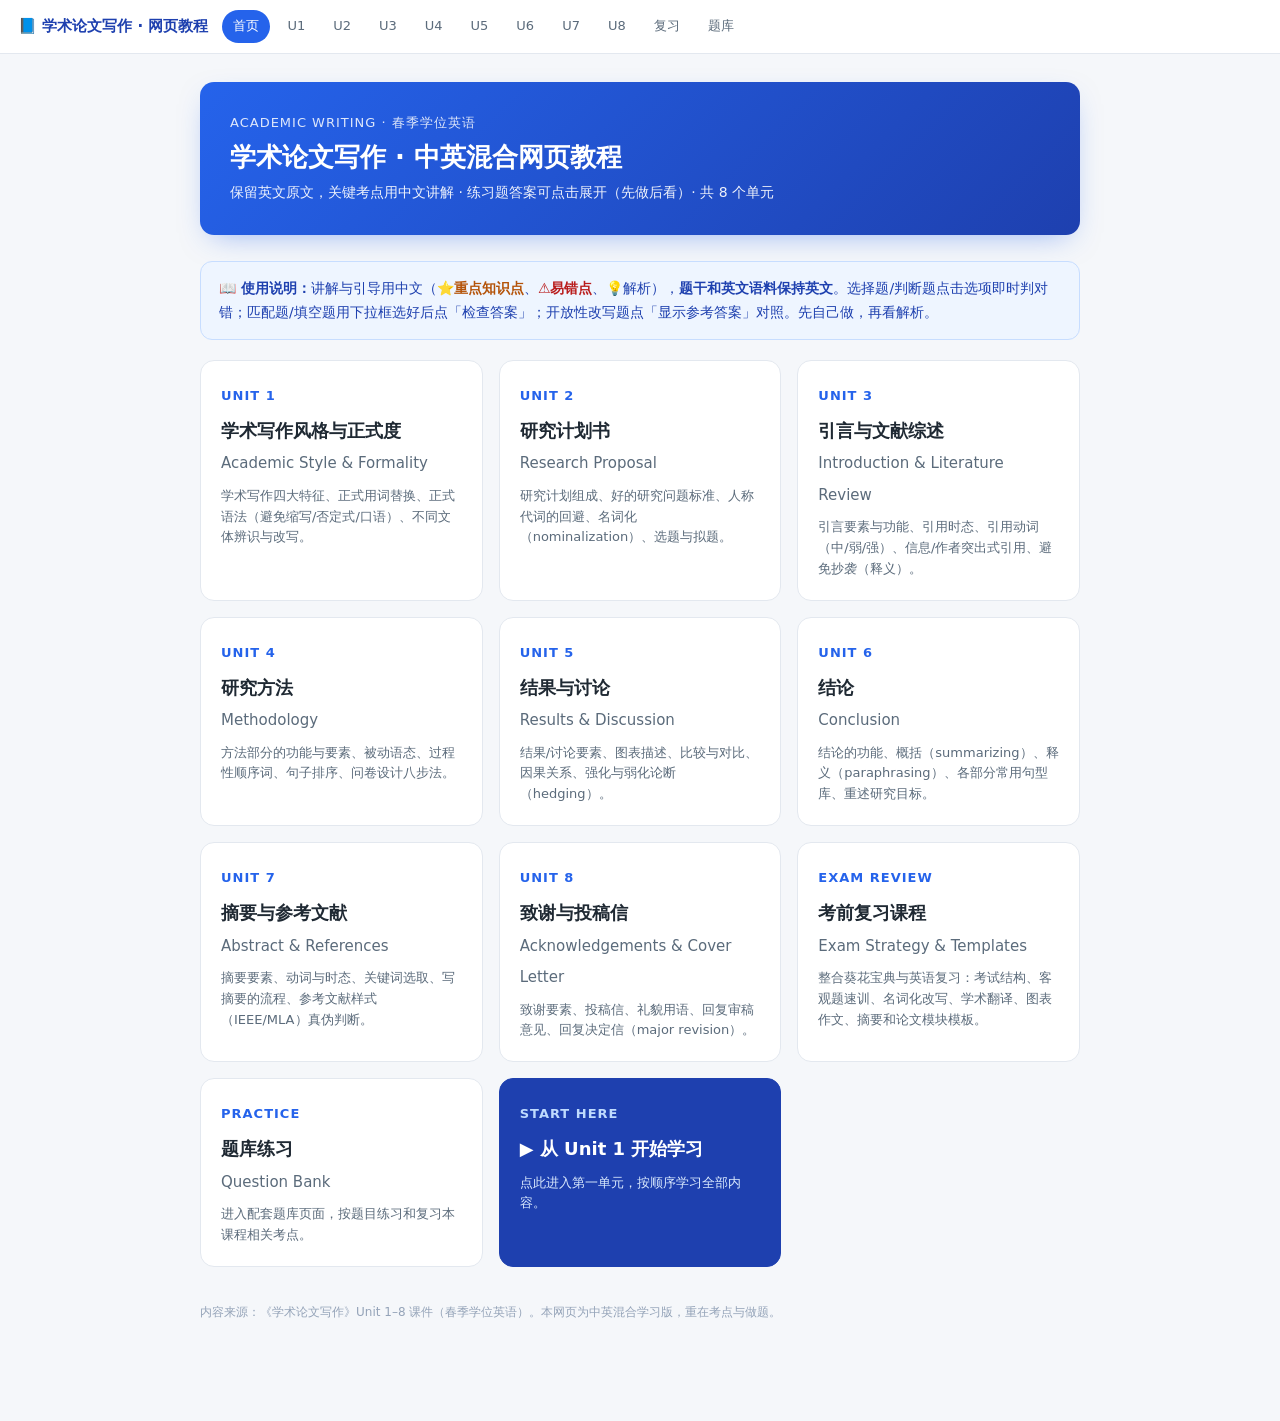
<file: index.html>
<!DOCTYPE html>
<html lang="zh-CN">
<head>
<meta charset="UTF-8">
<meta name="viewport" content="width=device-width, initial-scale=1.0">
<title>学术论文写作 · 中英混合网页教程</title>
<link rel="icon" type="image/svg+xml" href="assets/blue-book-svgrepo-com.svg?v=20260618-1225">
<link rel="stylesheet" href="style.css?v=20260618-1205">
</head>
<body>
<div class="topbar">
  <span class="home">&#x1F4D8; &#x5B66;&#x672F;&#x8BBA;&#x6587;&#x5199;&#x4F5C; &#x00B7; &#x7F51;&#x9875;&#x6559;&#x7A0B;</span>
  <nav>
    <a href="index.html" class="active">首页</a>
    <a href="unit1.html">U1</a>
    <a href="unit2.html">U2</a>
    <a href="unit3.html">U3</a>
    <a href="unit4.html">U4</a>
    <a href="unit5.html">U5</a>
    <a href="unit6.html">U6</a>
    <a href="unit7.html">U7</a>
    <a href="unit8.html">U8</a>
    <a href="exam-review.html">复习</a>
    <a href="http://186.241.81.118:8110/">题库</a>
  </nav>
</div>

<div class="wrap">
  <div class="page-head">
    <p class="eyebrow">ACADEMIC WRITING · 春季学位英语</p>
    <h1>学术论文写作 · 中英混合网页教程</h1>
    <p class="sub">保留英文原文，关键考点用中文讲解 · 练习题答案可点击展开（先做后看）· 共 8 个单元</p>
  </div>

  <div class="tip-bar">
    <strong>📖 使用说明：</strong>讲解与引导用中文（<span style="color:#b45309;font-weight:700">⭐重点知识点</span>、<span style="color:#b91c1c;font-weight:700">⚠️易错点</span>、💡解析），<strong>题干和英文语料保持英文</strong>。选择题/判断题点击选项即时判对错；匹配题/填空题用下拉框选好后点「检查答案」；开放性改写题点「显示参考答案」对照。先自己做，再看解析。
  </div>

  <div class="grid">
    <a class="unit-card" href="unit1.html">
      <span class="num">UNIT 1</span>
      <h3>学术写作风格与正式度<br><small style="font-weight:400;color:#5b6b7b">Academic Style &amp; Formality</small></h3>
      <p>学术写作四大特征、正式用词替换、正式语法（避免缩写/否定式/口语）、不同文体辨识与改写。</p>
    </a>
    <a class="unit-card" href="unit2.html">
      <span class="num">UNIT 2</span>
      <h3>研究计划书<br><small style="font-weight:400;color:#5b6b7b">Research Proposal</small></h3>
      <p>研究计划组成、好的研究问题标准、人称代词的回避、名词化（nominalization）、选题与拟题。</p>
    </a>
    <a class="unit-card" href="unit3.html">
      <span class="num">UNIT 3</span>
      <h3>引言与文献综述<br><small style="font-weight:400;color:#5b6b7b">Introduction &amp; Literature Review</small></h3>
      <p>引言要素与功能、引用时态、引用动词（中/弱/强）、信息/作者突出式引用、避免抄袭（释义）。</p>
    </a>
    <a class="unit-card" href="unit4.html">
      <span class="num">UNIT 4</span>
      <h3>研究方法<br><small style="font-weight:400;color:#5b6b7b">Methodology</small></h3>
      <p>方法部分的功能与要素、被动语态、过程性顺序词、句子排序、问卷设计八步法。</p>
    </a>
    <a class="unit-card" href="unit5.html">
      <span class="num">UNIT 5</span>
      <h3>结果与讨论<br><small style="font-weight:400;color:#5b6b7b">Results &amp; Discussion</small></h3>
      <p>结果/讨论要素、图表描述、比较与对比、因果关系、强化与弱化论断（hedging）。</p>
    </a>
    <a class="unit-card" href="unit6.html">
      <span class="num">UNIT 6</span>
      <h3>结论<br><small style="font-weight:400;color:#5b6b7b">Conclusion</small></h3>
      <p>结论的功能、概括（summarizing）、释义（paraphrasing）、各部分常用句型库、重述研究目标。</p>
    </a>
    <a class="unit-card" href="unit7.html">
      <span class="num">UNIT 7</span>
      <h3>摘要与参考文献<br><small style="font-weight:400;color:#5b6b7b">Abstract &amp; References</small></h3>
      <p>摘要要素、动词与时态、关键词选取、写摘要的流程、参考文献样式（IEEE/MLA）真伪判断。</p>
    </a>
    <a class="unit-card" href="unit8.html">
      <span class="num">UNIT 8</span>
      <h3>致谢与投稿信<br><small style="font-weight:400;color:#5b6b7b">Acknowledgements &amp; Cover Letter</small></h3>
      <p>致谢要素、投稿信、礼貌用语、回复审稿意见、回复决定信（major revision）。</p>
    </a>
    <a class="unit-card" href="exam-review.html">
      <span class="num">EXAM REVIEW</span>
      <h3>考前复习课程<br><small style="font-weight:400;color:#5b6b7b">Exam Strategy &amp; Templates</small></h3>
      <p>整合葵花宝典与英语复习：考试结构、客观题速训、名词化改写、学术翻译、图表作文、摘要和论文模块模板。</p>
    </a>
    <a class="unit-card" href="http://186.241.81.118:8110/">
      <span class="num">PRACTICE</span>
      <h3>题库练习<br><small style="font-weight:400;color:#5b6b7b">Question Bank</small></h3>
      <p>进入配套题库页面，按题目练习和复习本课程相关考点。</p>
    </a>
    <a class="unit-card" href="unit1.html" style="background:#1e40af;color:#fff;border-color:#1e40af">
      <span class="num" style="color:#bfdbfe">START HERE</span>
      <h3 style="color:#fff">▶ 从 Unit 1 开始学习</h3>
      <p style="color:#dbeafe">点此进入第一单元，按顺序学习全部内容。</p>
    </a>
  </div>

  <p style="margin-top:30px"><small class="src">内容来源：《学术论文写作》Unit 1–8 课件（春季学位英语）。本网页为中英混合学习版，重在考点与做题。</small></p>
</div>
<script src="app.js?v=20260618-1205"></script>
</body>
</html>
</file>
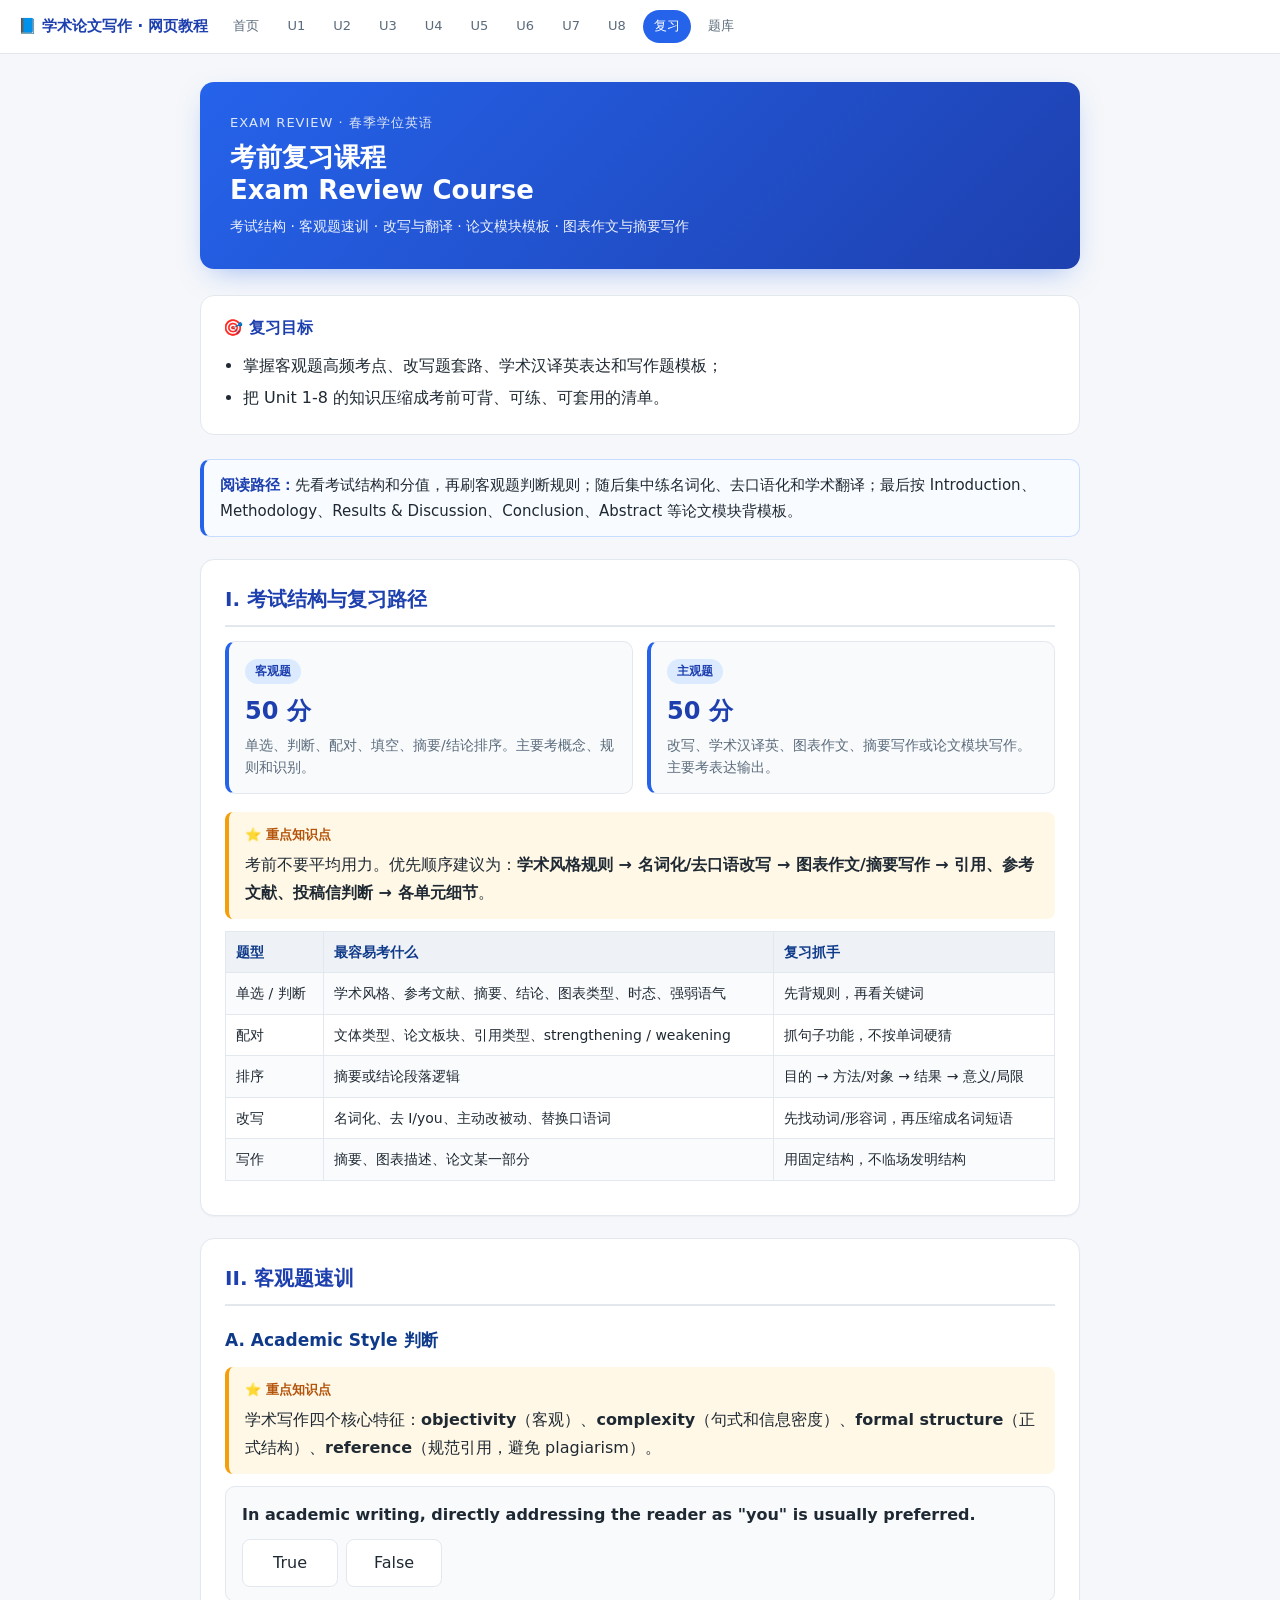
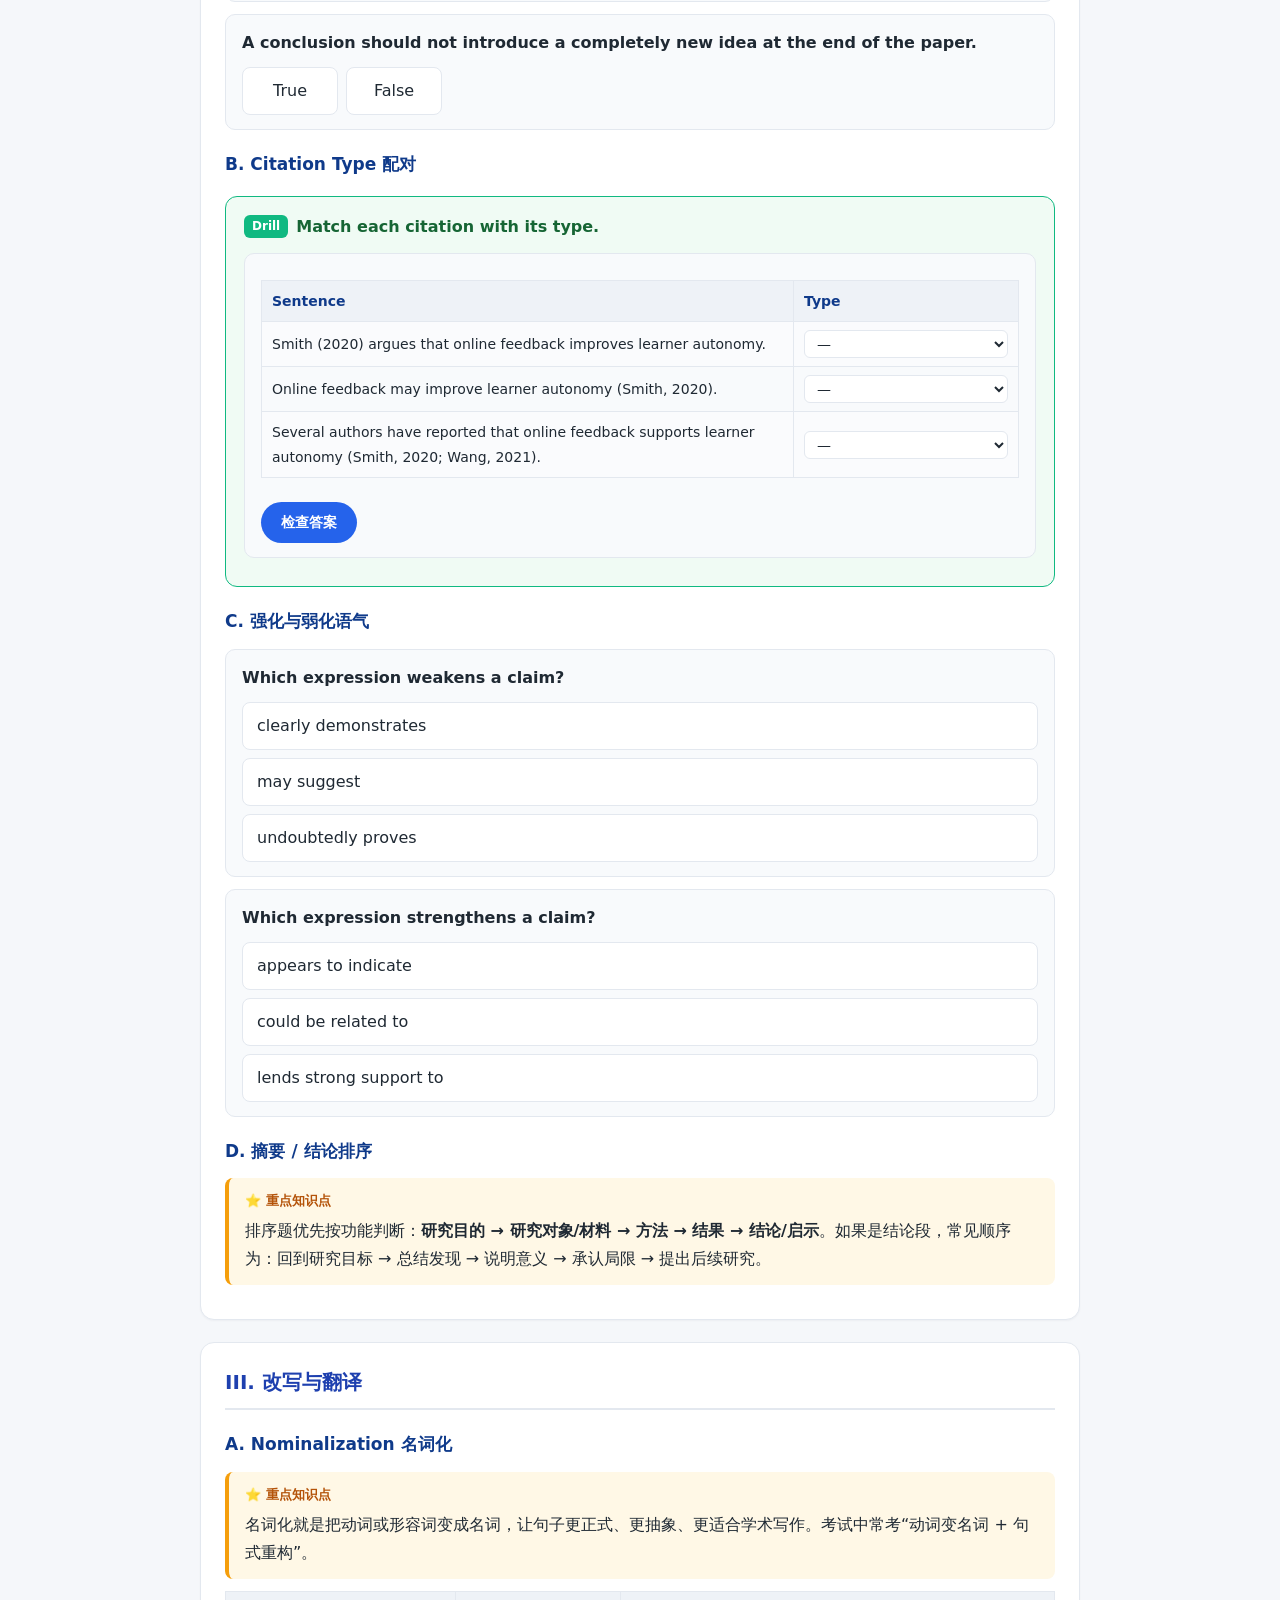
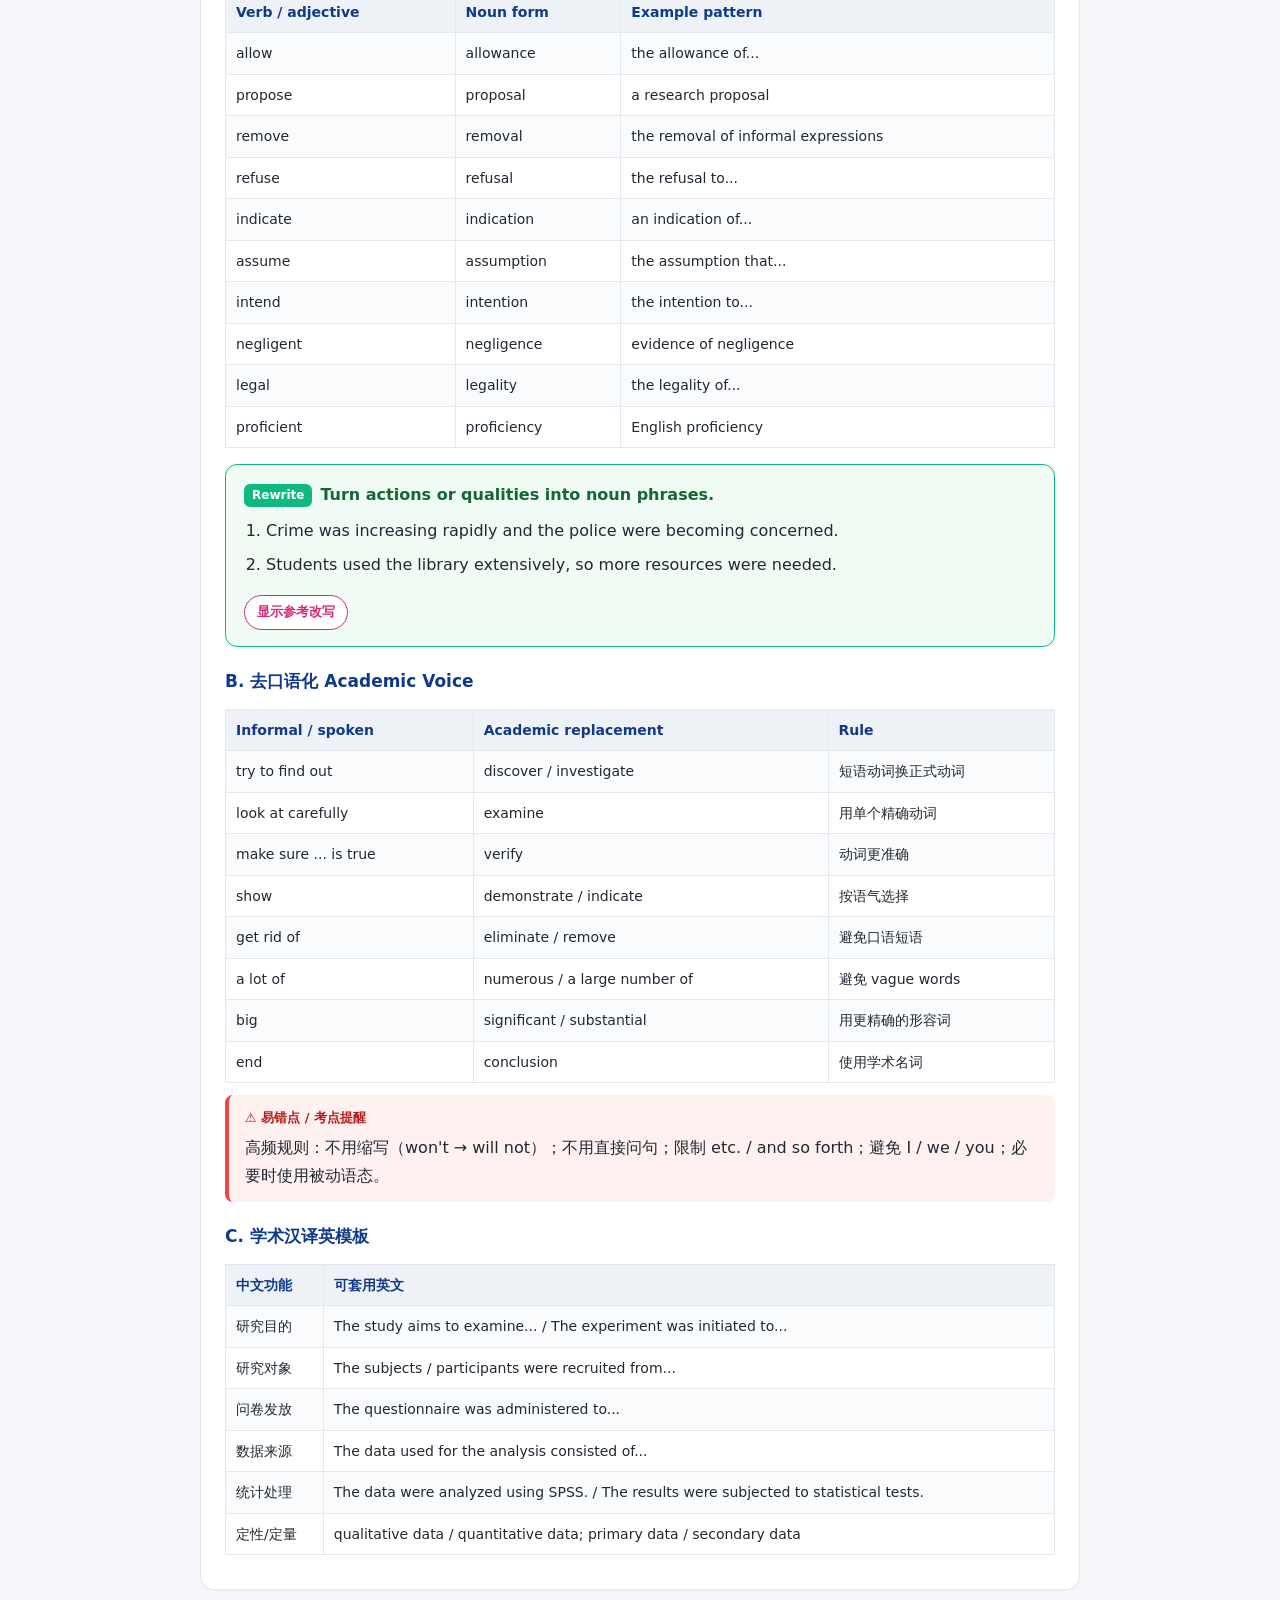
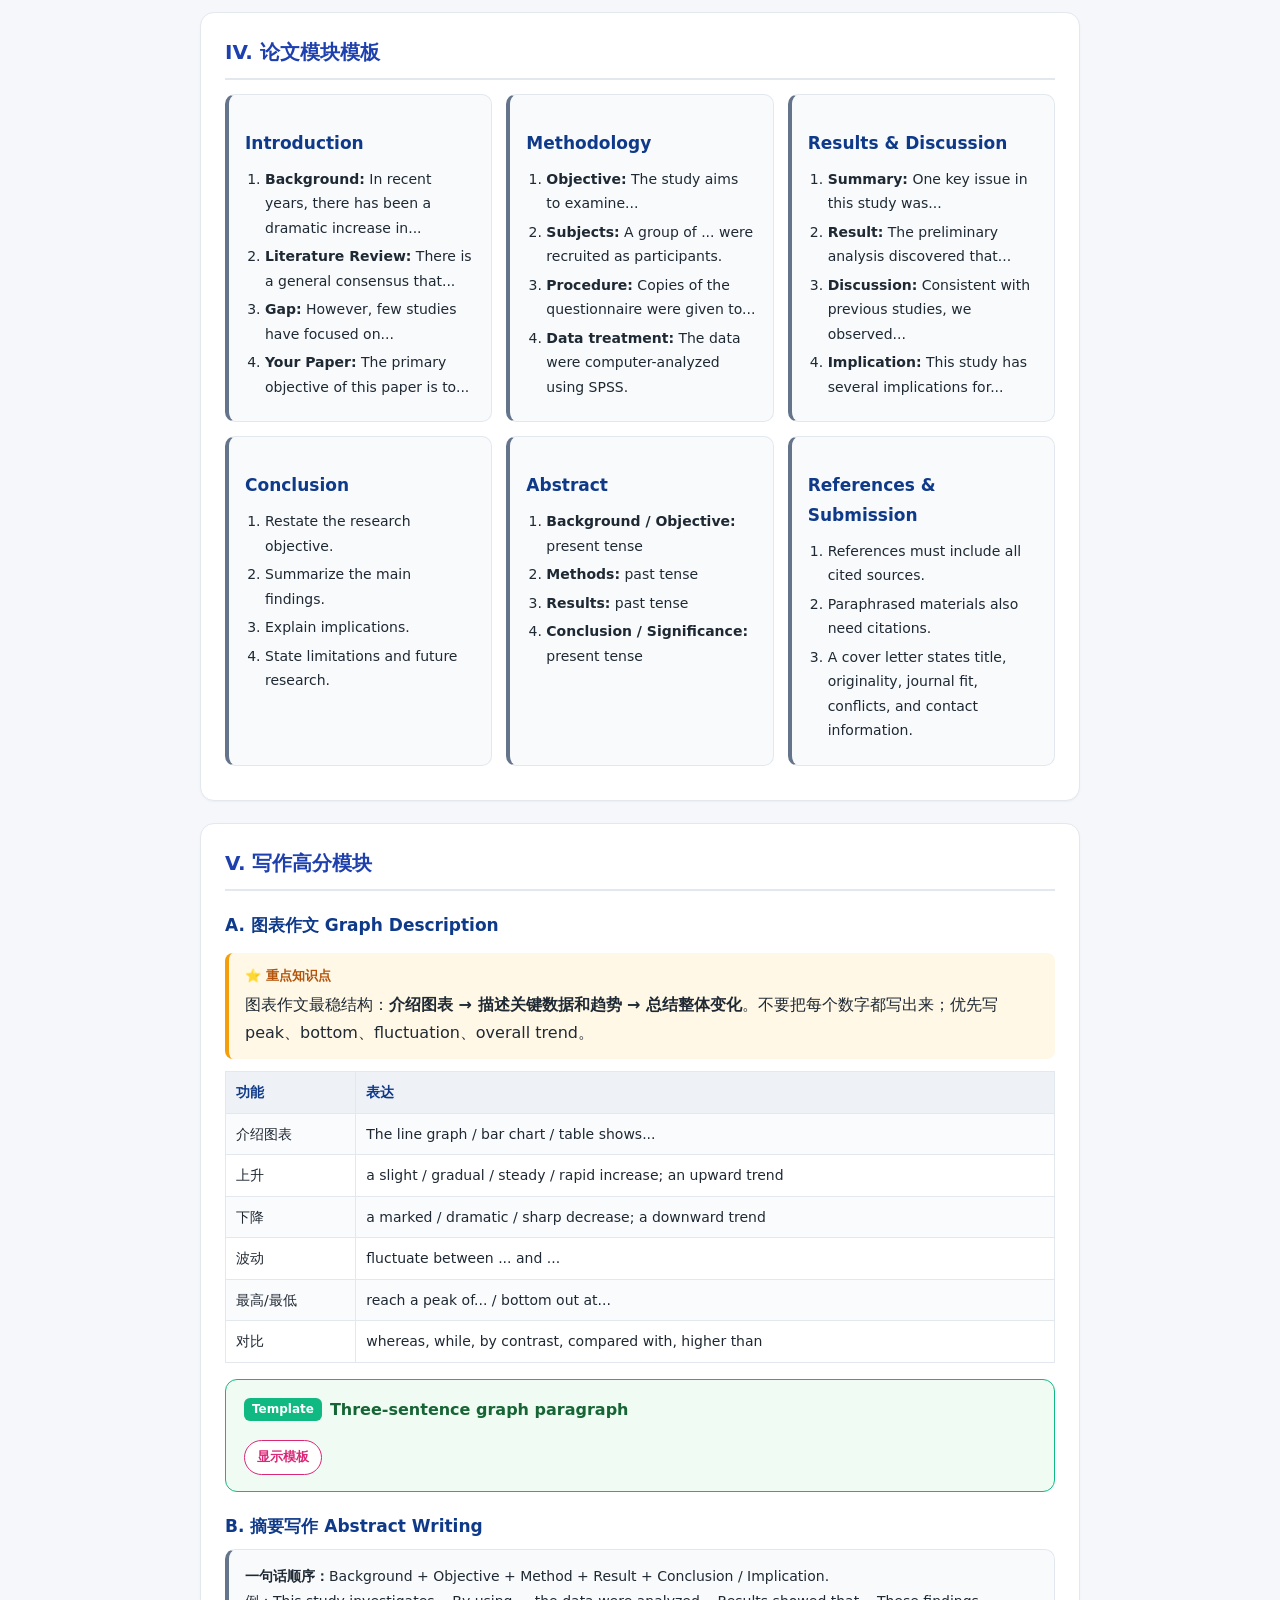
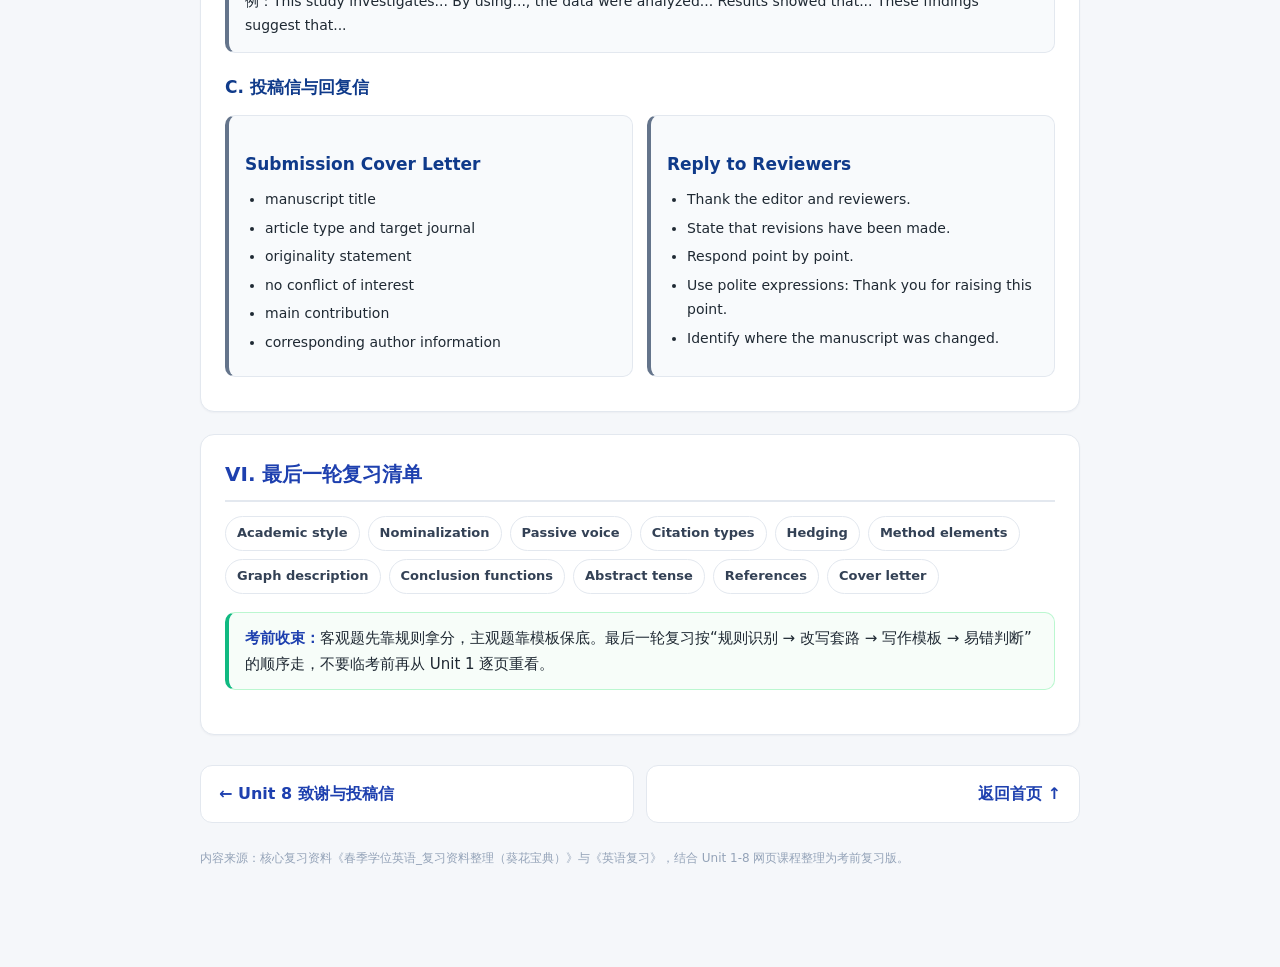
<file: exam-review.html>
<!DOCTYPE html>
<html lang="zh-CN">
<head>
<meta charset="UTF-8">
<meta name="viewport" content="width=device-width, initial-scale=1.0">
<title>考前复习课程 · 东南大学春季学术英语写作</title>
<link rel="icon" type="image/svg+xml" href="assets/blue-book-svgrepo-com.svg?v=20260618-1225">
<link rel="stylesheet" href="style.css?v=20260618-1205">
</head>
<body>
<div class="topbar">
  <span class="home">&#x1F4D8; &#x5B66;&#x672F;&#x8BBA;&#x6587;&#x5199;&#x4F5C; &#x00B7; &#x7F51;&#x9875;&#x6559;&#x7A0B;</span>
  <nav>
    <a href="index.html">首页</a>
    <a href="unit1.html">U1</a><a href="unit2.html">U2</a><a href="unit3.html">U3</a><a href="unit4.html">U4</a>
    <a href="unit5.html">U5</a><a href="unit6.html">U6</a><a href="unit7.html">U7</a><a href="unit8.html">U8</a>
    <a href="exam-review.html" class="active">复习</a>
    <a href="http://186.241.81.118:8110/">题库</a>
  </nav>
</div>

<div class="wrap">
  <div class="page-head">
    <p class="eyebrow">EXAM REVIEW · 春季学位英语</p>
    <h1>考前复习课程<br>Exam Review Course</h1>
    <p class="sub">考试结构 · 客观题速训 · 改写与翻译 · 论文模块模板 · 图表作文与摘要写作</p>
  </div>

  <div class="objectives">
    <h3>🎯 复习目标</h3>
    <ul>
      <li>掌握客观题高频考点、改写题套路、学术汉译英表达和写作题模板；</li>
      <li>把 Unit 1-8 的知识压缩成考前可背、可练、可套用的清单。</li>
    </ul>
  </div>

  <div class="flow"><b>阅读路径：</b>先看考试结构和分值，再刷客观题判断规则；随后集中练名词化、去口语化和学术翻译；最后按 Introduction、Methodology、Results &amp; Discussion、Conclusion、Abstract 等论文模块背模板。</div>

  <section class="block">
    <h2>I. 考试结构与复习路径</h2>
    <div class="review-band">
      <div>
        <span class="exam-tag">客观题</span>
        <b>50 分</b>
        <p>单选、判断、配对、填空、摘要/结论排序。主要考概念、规则和识别。</p>
      </div>
      <div>
        <span class="exam-tag">主观题</span>
        <b>50 分</b>
        <p>改写、学术汉译英、图表作文、摘要写作或论文模块写作。主要考表达输出。</p>
      </div>
    </div>

    <div class="kp">
      考前不要平均用力。优先顺序建议为：<b>学术风格规则 → 名词化/去口语改写 → 图表作文/摘要写作 → 引用、参考文献、投稿信判断 → 各单元细节</b>。
    </div>

    <table class="tbl">
      <tr><th>题型</th><th>最容易考什么</th><th>复习抓手</th></tr>
      <tr><td>单选 / 判断</td><td>学术风格、参考文献、摘要、结论、图表类型、时态、强弱语气</td><td>先背规则，再看关键词</td></tr>
      <tr><td>配对</td><td>文体类型、论文板块、引用类型、strengthening / weakening</td><td>抓句子功能，不按单词硬猜</td></tr>
      <tr><td>排序</td><td>摘要或结论段落逻辑</td><td>目的 → 方法/对象 → 结果 → 意义/局限</td></tr>
      <tr><td>改写</td><td>名词化、去 I/you、主动改被动、替换口语词</td><td>先找动词/形容词，再压缩成名词短语</td></tr>
      <tr><td>写作</td><td>摘要、图表描述、论文某一部分</td><td>用固定结构，不临场发明结构</td></tr>
    </table>
  </section>

  <section class="block">
    <h2>II. 客观题速训</h2>

    <h3>A. Academic Style 判断</h3>
    <div class="kp">
      学术写作四个核心特征：<b>objectivity</b>（客观）、<b>complexity</b>（句式和信息密度）、<b>formal structure</b>（正式结构）、<b>reference</b>（规范引用，避免 plagiarism）。
    </div>
    <div class="quiz" data-quiz="tf">
      <p class="stem">In academic writing, directly addressing the reader as "you" is usually preferred.</p>
      <div class="opts row"><button class="opt">True</button><button class="opt" data-correct>False</button></div>
      <div class="explain">通常应避免直接称呼读者为 you，可改为被动语态、形式主语或无人称表达，使语气更客观。</div>
    </div>

    <div class="quiz" data-quiz="tf">
      <p class="stem">A conclusion should not introduce a completely new idea at the end of the paper.</p>
      <div class="opts row"><button class="opt" data-correct>True</button><button class="opt">False</button></div>
      <div class="explain">结论用于总结、评价、指出局限和未来方向，不应突然加入正文没有论证的新观点。</div>
    </div>

    <h3>B. Citation Type 配对</h3>
    <div class="ex">
      <p class="ex-title"><span class="badge">Drill</span> Match each citation with its type.</p>
      <div class="quiz" data-quiz="check">
        <table class="tbl">
          <tr><th>Sentence</th><th>Type</th></tr>
          <tr><td>Smith (2020) argues that online feedback improves learner autonomy.</td><td><select data-correct="Author prominent"><option value="">—</option><option>Author prominent</option><option>Information prominent</option><option>Weak author prominent</option></select></td></tr>
          <tr><td>Online feedback may improve learner autonomy (Smith, 2020).</td><td><select data-correct="Information prominent"><option value="">—</option><option>Author prominent</option><option>Information prominent</option><option>Weak author prominent</option></select></td></tr>
          <tr><td>Several authors have reported that online feedback supports learner autonomy (Smith, 2020; Wang, 2021).</td><td><select data-correct="Weak author prominent"><option value="">—</option><option>Author prominent</option><option>Information prominent</option><option>Weak author prominent</option></select></td></tr>
        </table>
        <button class="check-btn">检查答案</button>
        <div class="explain">作者做主语是 author prominent；作者只在括号里是 information prominent；Several authors / researchers 这类概括式表达属于 weak author prominent。</div>
      </div>
    </div>

    <h3>C. 强化与弱化语气</h3>
    <div class="quiz" data-quiz="mc">
      <p class="stem">Which expression weakens a claim?</p>
      <div class="opts">
        <button class="opt">clearly demonstrates</button>
        <button class="opt" data-correct>may suggest</button>
        <button class="opt">undoubtedly proves</button>
      </div>
      <div class="explain">may / might / could / appear / seem / likely / possible 等表示谨慎推断，属于 weakening 或 hedging。</div>
    </div>

    <div class="quiz" data-quiz="mc">
      <p class="stem">Which expression strengthens a claim?</p>
      <div class="opts">
        <button class="opt">appears to indicate</button>
        <button class="opt">could be related to</button>
        <button class="opt" data-correct>lends strong support to</button>
      </div>
      <div class="explain">strong support, clearly, undoubtedly, confirm, establish, prove 等会加强论断。</div>
    </div>

    <h3>D. 摘要 / 结论排序</h3>
    <div class="kp">
      排序题优先按功能判断：<b>研究目的 → 研究对象/材料 → 方法 → 结果 → 结论/启示</b>。如果是结论段，常见顺序为：回到研究目标 → 总结发现 → 说明意义 → 承认局限 → 提出后续研究。
    </div>
  </section>

  <section class="block">
    <h2>III. 改写与翻译</h2>

    <h3>A. Nominalization 名词化</h3>
    <div class="kp">
      名词化就是把动词或形容词变成名词，让句子更正式、更抽象、更适合学术写作。考试中常考“动词变名词 + 句式重构”。
    </div>
    <table class="tbl">
      <tr><th>Verb / adjective</th><th>Noun form</th><th>Example pattern</th></tr>
      <tr><td>allow</td><td>allowance</td><td>the allowance of...</td></tr>
      <tr><td>propose</td><td>proposal</td><td>a research proposal</td></tr>
      <tr><td>remove</td><td>removal</td><td>the removal of informal expressions</td></tr>
      <tr><td>refuse</td><td>refusal</td><td>the refusal to...</td></tr>
      <tr><td>indicate</td><td>indication</td><td>an indication of...</td></tr>
      <tr><td>assume</td><td>assumption</td><td>the assumption that...</td></tr>
      <tr><td>intend</td><td>intention</td><td>the intention to...</td></tr>
      <tr><td>negligent</td><td>negligence</td><td>evidence of negligence</td></tr>
      <tr><td>legal</td><td>legality</td><td>the legality of...</td></tr>
      <tr><td>proficient</td><td>proficiency</td><td>English proficiency</td></tr>
    </table>

    <div class="ex">
      <p class="ex-title"><span class="badge">Rewrite</span> Turn actions or qualities into noun phrases.</p>
      <ol>
        <li>Crime was increasing rapidly and the police were becoming concerned.</li>
        <li>Students used the library extensively, so more resources were needed.</li>
      </ol>
      <span class="answer-toggle">显示参考改写</span>
      <div class="answer">
        <ol>
          <li>The rapid increase in crime caused concern among the police.</li>
          <li>The extensive use of the library indicated a need for more resources.</li>
        </ol>
      </div>
    </div>

    <h3>B. 去口语化 Academic Voice</h3>
    <table class="tbl">
      <tr><th>Informal / spoken</th><th>Academic replacement</th><th>Rule</th></tr>
      <tr><td>try to find out</td><td>discover / investigate</td><td>短语动词换正式动词</td></tr>
      <tr><td>look at carefully</td><td>examine</td><td>用单个精确动词</td></tr>
      <tr><td>make sure ... is true</td><td>verify</td><td>动词更准确</td></tr>
      <tr><td>show</td><td>demonstrate / indicate</td><td>按语气选择</td></tr>
      <tr><td>get rid of</td><td>eliminate / remove</td><td>避免口语短语</td></tr>
      <tr><td>a lot of</td><td>numerous / a large number of</td><td>避免 vague words</td></tr>
      <tr><td>big</td><td>significant / substantial</td><td>用更精确的形容词</td></tr>
      <tr><td>end</td><td>conclusion</td><td>使用学术名词</td></tr>
    </table>

    <div class="warn">
      高频规则：不用缩写（won't → will not）；不用直接问句；限制 etc. / and so forth；避免 I / we / you；必要时使用被动语态。
    </div>

    <h3>C. 学术汉译英模板</h3>
    <table class="tbl">
      <tr><th>中文功能</th><th>可套用英文</th></tr>
      <tr><td>研究目的</td><td>The study aims to examine... / The experiment was initiated to...</td></tr>
      <tr><td>研究对象</td><td>The subjects / participants were recruited from...</td></tr>
      <tr><td>问卷发放</td><td>The questionnaire was administered to...</td></tr>
      <tr><td>数据来源</td><td>The data used for the analysis consisted of...</td></tr>
      <tr><td>统计处理</td><td>The data were analyzed using SPSS. / The results were subjected to statistical tests.</td></tr>
      <tr><td>定性/定量</td><td>qualitative data / quantitative data; primary data / secondary data</td></tr>
    </table>
  </section>

  <section class="block">
    <h2>IV. 论文模块模板</h2>

    <div class="review-grid">
      <div class="formula">
        <h3>Introduction</h3>
        <ol>
          <li><b>Background:</b> In recent years, there has been a dramatic increase in...</li>
          <li><b>Literature Review:</b> There is a general consensus that...</li>
          <li><b>Gap:</b> However, few studies have focused on...</li>
          <li><b>Your Paper:</b> The primary objective of this paper is to...</li>
        </ol>
      </div>
      <div class="formula">
        <h3>Methodology</h3>
        <ol>
          <li><b>Objective:</b> The study aims to examine...</li>
          <li><b>Subjects:</b> A group of ... were recruited as participants.</li>
          <li><b>Procedure:</b> Copies of the questionnaire were given to...</li>
          <li><b>Data treatment:</b> The data were computer-analyzed using SPSS.</li>
        </ol>
      </div>
      <div class="formula">
        <h3>Results &amp; Discussion</h3>
        <ol>
          <li><b>Summary:</b> One key issue in this study was...</li>
          <li><b>Result:</b> The preliminary analysis discovered that...</li>
          <li><b>Discussion:</b> Consistent with previous studies, we observed...</li>
          <li><b>Implication:</b> This study has several implications for...</li>
        </ol>
      </div>
      <div class="formula">
        <h3>Conclusion</h3>
        <ol>
          <li>Restate the research objective.</li>
          <li>Summarize the main findings.</li>
          <li>Explain implications.</li>
          <li>State limitations and future research.</li>
        </ol>
      </div>
      <div class="formula">
        <h3>Abstract</h3>
        <ol>
          <li><b>Background / Objective:</b> present tense</li>
          <li><b>Methods:</b> past tense</li>
          <li><b>Results:</b> past tense</li>
          <li><b>Conclusion / Significance:</b> present tense</li>
        </ol>
      </div>
      <div class="formula">
        <h3>References &amp; Submission</h3>
        <ol>
          <li>References must include all cited sources.</li>
          <li>Paraphrased materials also need citations.</li>
          <li>A cover letter states title, originality, journal fit, conflicts, and contact information.</li>
        </ol>
      </div>
    </div>
  </section>

  <section class="block">
    <h2>V. 写作高分模块</h2>

    <h3>A. 图表作文 Graph Description</h3>
    <div class="kp">
      图表作文最稳结构：<b>介绍图表 → 描述关键数据和趋势 → 总结整体变化</b>。不要把每个数字都写出来；优先写 peak、bottom、fluctuation、overall trend。
    </div>
    <table class="tbl">
      <tr><th>功能</th><th>表达</th></tr>
      <tr><td>介绍图表</td><td>The line graph / bar chart / table shows...</td></tr>
      <tr><td>上升</td><td>a slight / gradual / steady / rapid increase; an upward trend</td></tr>
      <tr><td>下降</td><td>a marked / dramatic / sharp decrease; a downward trend</td></tr>
      <tr><td>波动</td><td>fluctuate between ... and ...</td></tr>
      <tr><td>最高/最低</td><td>reach a peak of... / bottom out at...</td></tr>
      <tr><td>对比</td><td>whereas, while, by contrast, compared with, higher than</td></tr>
    </table>

    <div class="ex">
      <p class="ex-title"><span class="badge">Template</span> Three-sentence graph paragraph</p>
      <span class="answer-toggle">显示模板</span>
      <div class="answer">
        The chart shows changes in <b>[topic]</b> from <b>[time A]</b> to <b>[time B]</b>. Overall, there was <b>[an upward / a downward / a fluctuating]</b> trend, with the figure reaching its peak at <b>[number]</b> in <b>[time]</b>. The most noticeable change occurred between <b>[time]</b> and <b>[time]</b>, when <b>[data]</b> increased / decreased from <b>[number]</b> to <b>[number]</b>.
      </div>
    </div>

    <h3>B. 摘要写作 Abstract Writing</h3>
    <div class="formula">
      <b>一句话顺序：</b>Background + Objective + Method + Result + Conclusion / Implication.<br>
      例：This study investigates... By using..., the data were analyzed... Results showed that... These findings suggest that...
    </div>

    <h3>C. 投稿信与回复信</h3>
    <div class="review-grid">
      <div class="formula">
        <h3>Submission Cover Letter</h3>
        <ul>
          <li>manuscript title</li>
          <li>article type and target journal</li>
          <li>originality statement</li>
          <li>no conflict of interest</li>
          <li>main contribution</li>
          <li>corresponding author information</li>
        </ul>
      </div>
      <div class="formula">
        <h3>Reply to Reviewers</h3>
        <ul>
          <li>Thank the editor and reviewers.</li>
          <li>State that revisions have been made.</li>
          <li>Respond point by point.</li>
          <li>Use polite expressions: Thank you for raising this point.</li>
          <li>Identify where the manuscript was changed.</li>
        </ul>
      </div>
    </div>
  </section>

  <section class="block">
    <h2>VI. 最后一轮复习清单</h2>
    <div class="pill-list">
      <span>Academic style</span>
      <span>Nominalization</span>
      <span>Passive voice</span>
      <span>Citation types</span>
      <span>Hedging</span>
      <span>Method elements</span>
      <span>Graph description</span>
      <span>Conclusion functions</span>
      <span>Abstract tense</span>
      <span>References</span>
      <span>Cover letter</span>
    </div>
    <div class="takeaway">
      <b>考前收束：</b>客观题先靠规则拿分，主观题靠模板保底。最后一轮复习按“规则识别 → 改写套路 → 写作模板 → 易错判断”的顺序走，不要临考前再从 Unit 1 逐页重看。
    </div>
  </section>

  <div class="pager">
    <a class="prev" href="unit8.html">← Unit 8 致谢与投稿信</a>
    <a class="next" href="index.html">返回首页 ↑</a>
  </div>
  <p style="margin-top:20px"><small class="src">内容来源：核心复习资料《春季学位英语_复习资料整理（葵花宝典）》与《英语复习》，结合 Unit 1-8 网页课程整理为考前复习版。</small></p>
</div>
<script src="app.js?v=20260618-1205"></script>
</body>
</html>
</file>
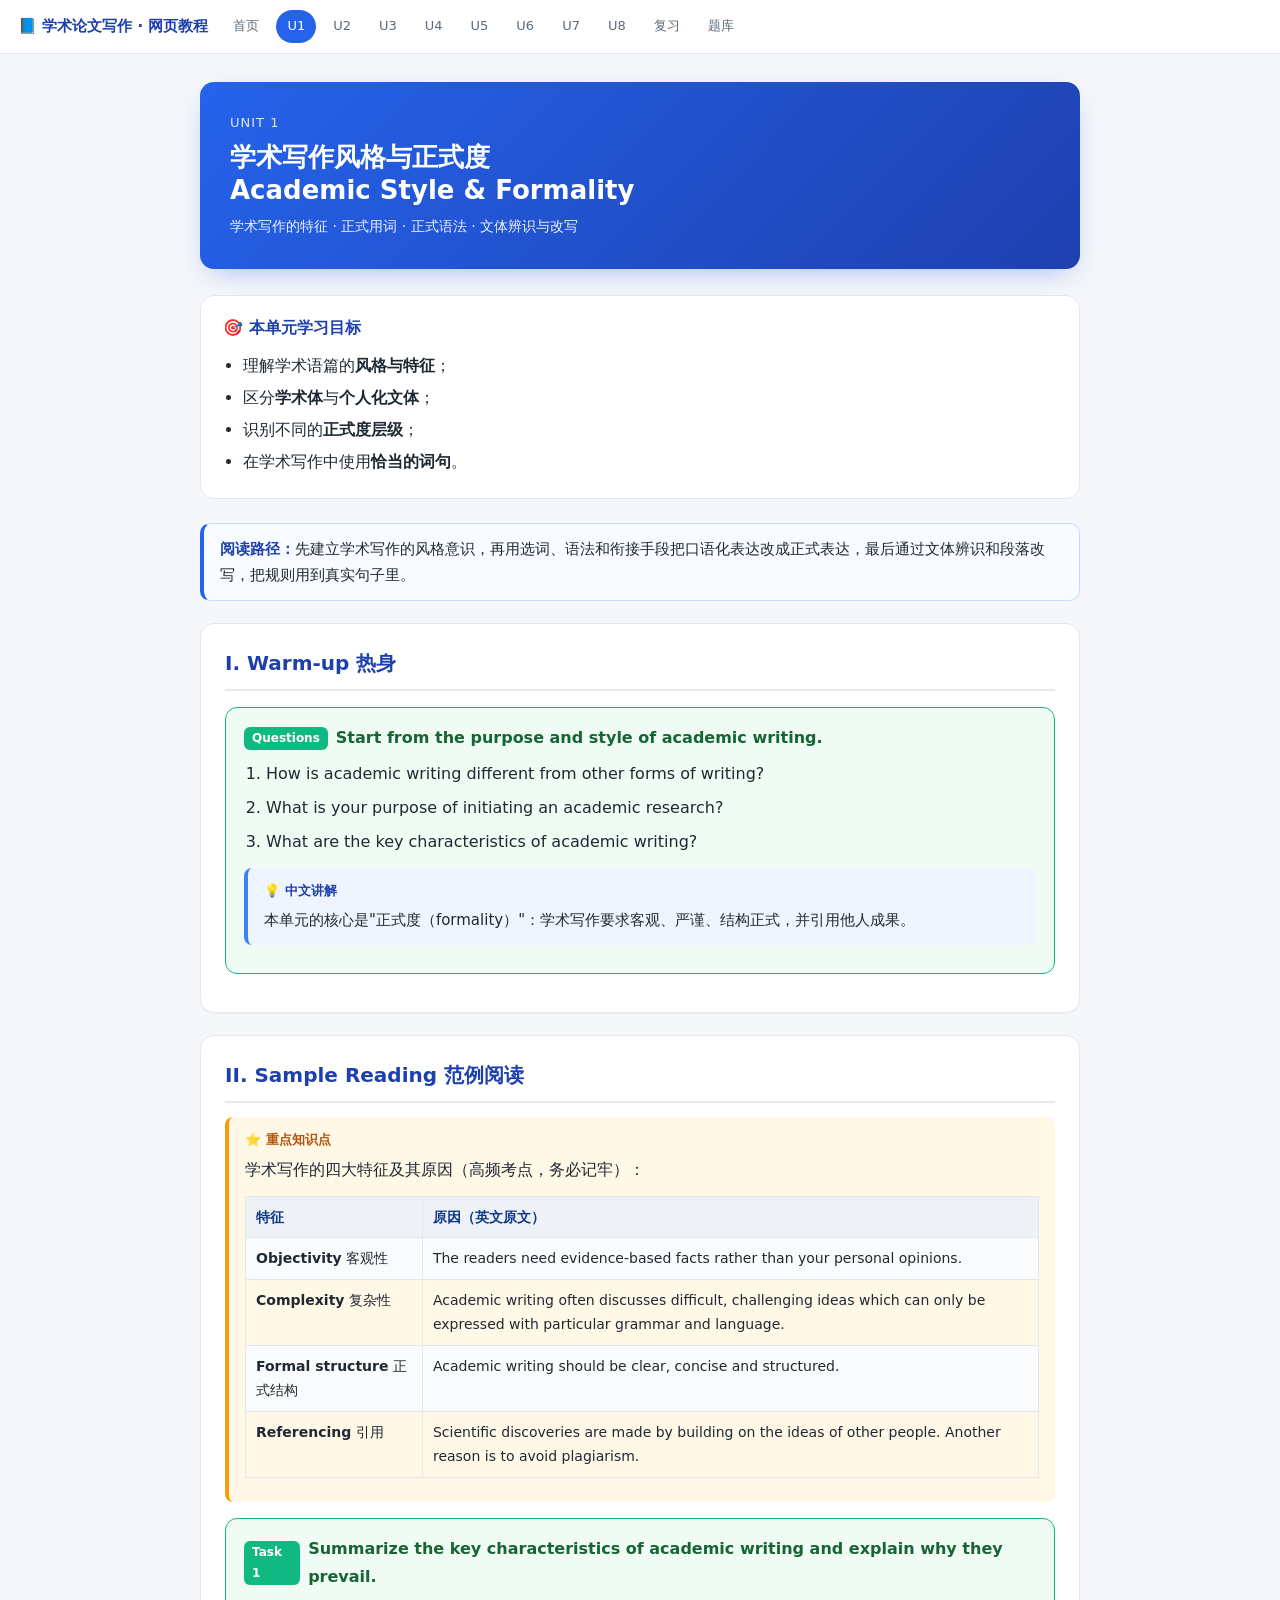
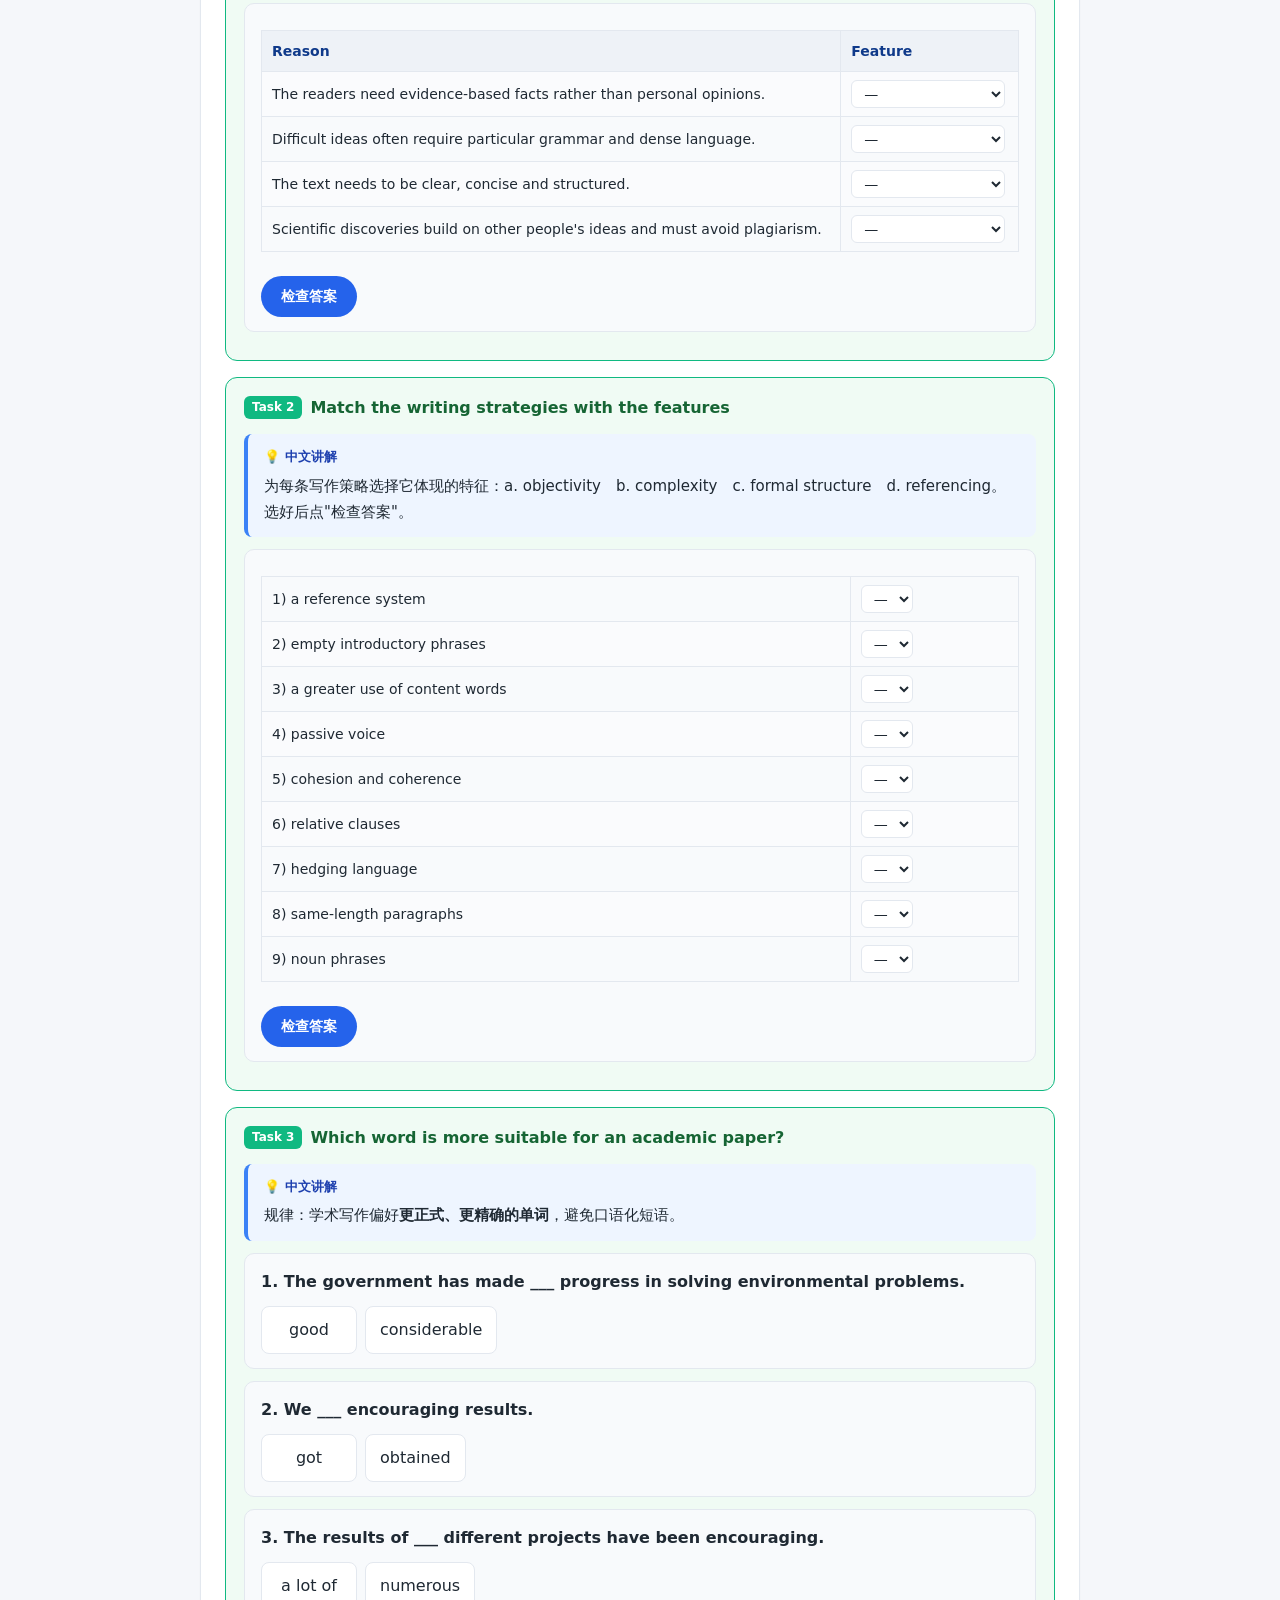
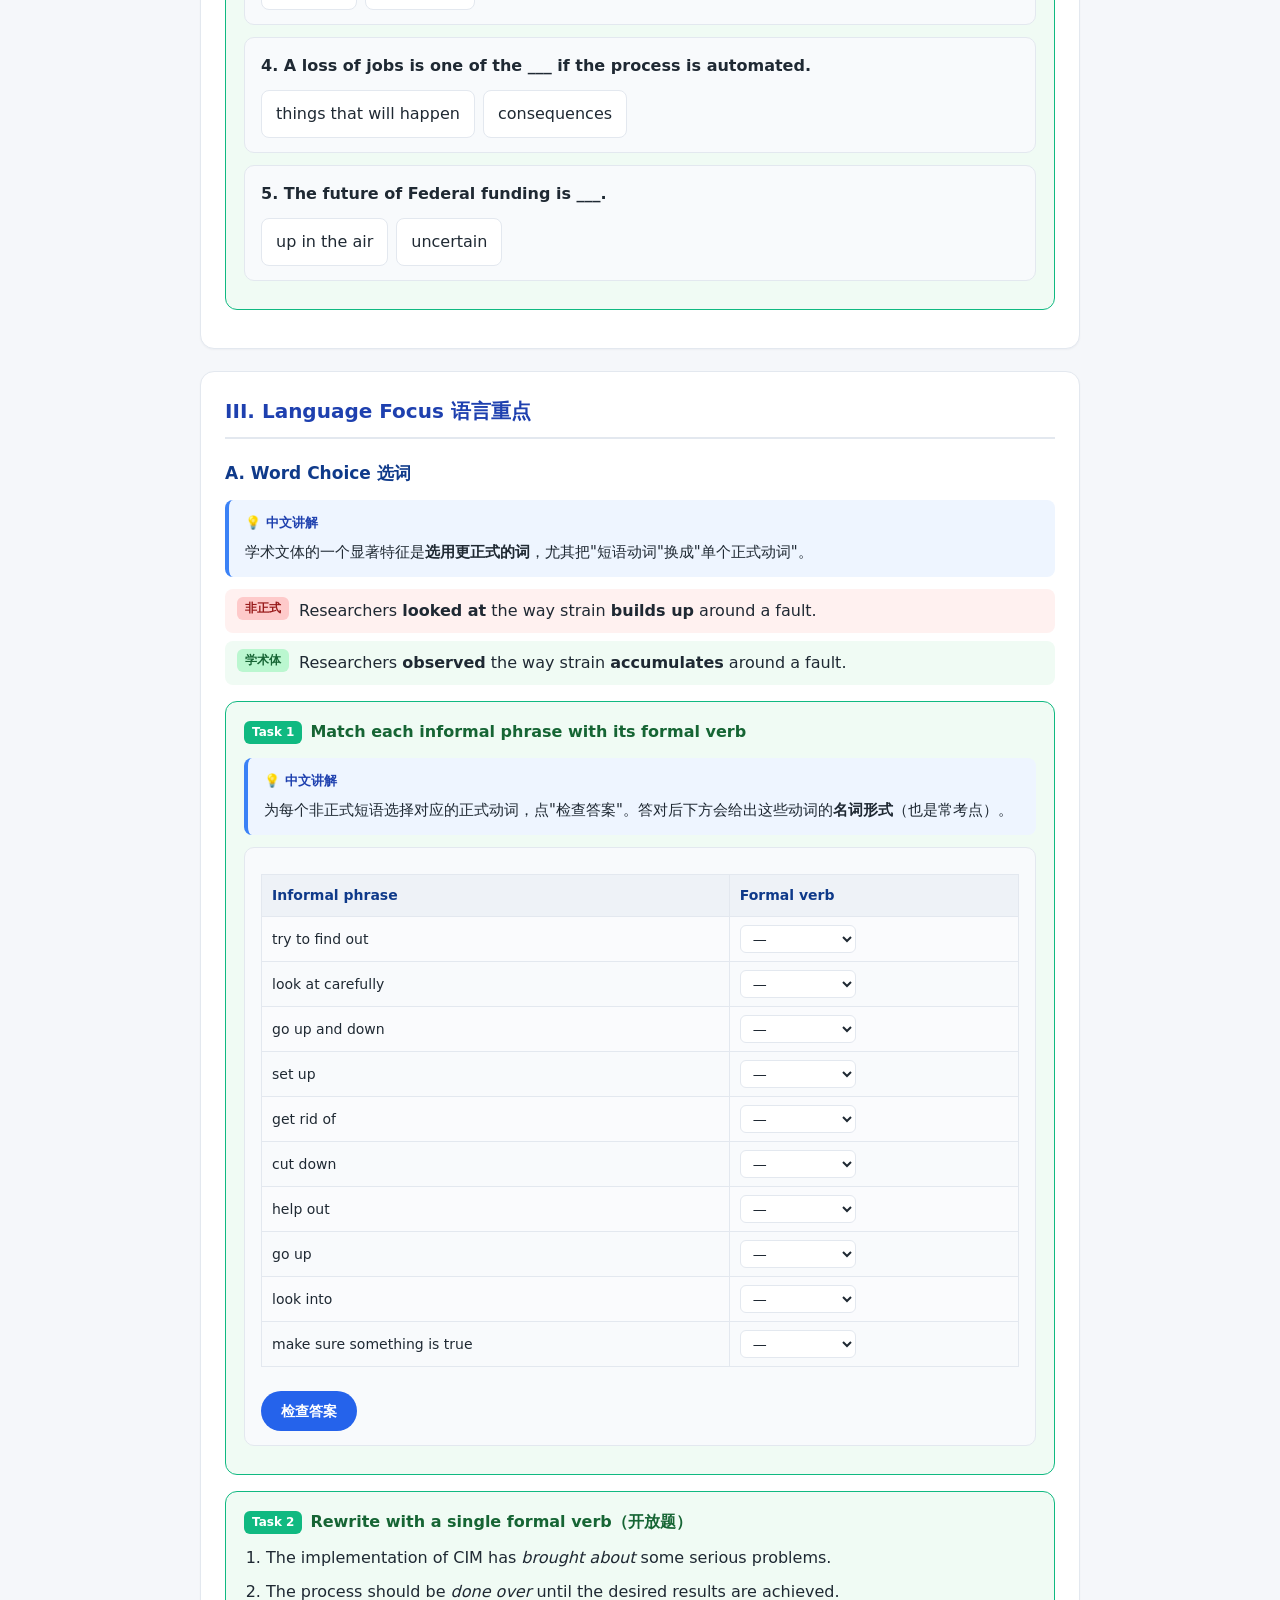
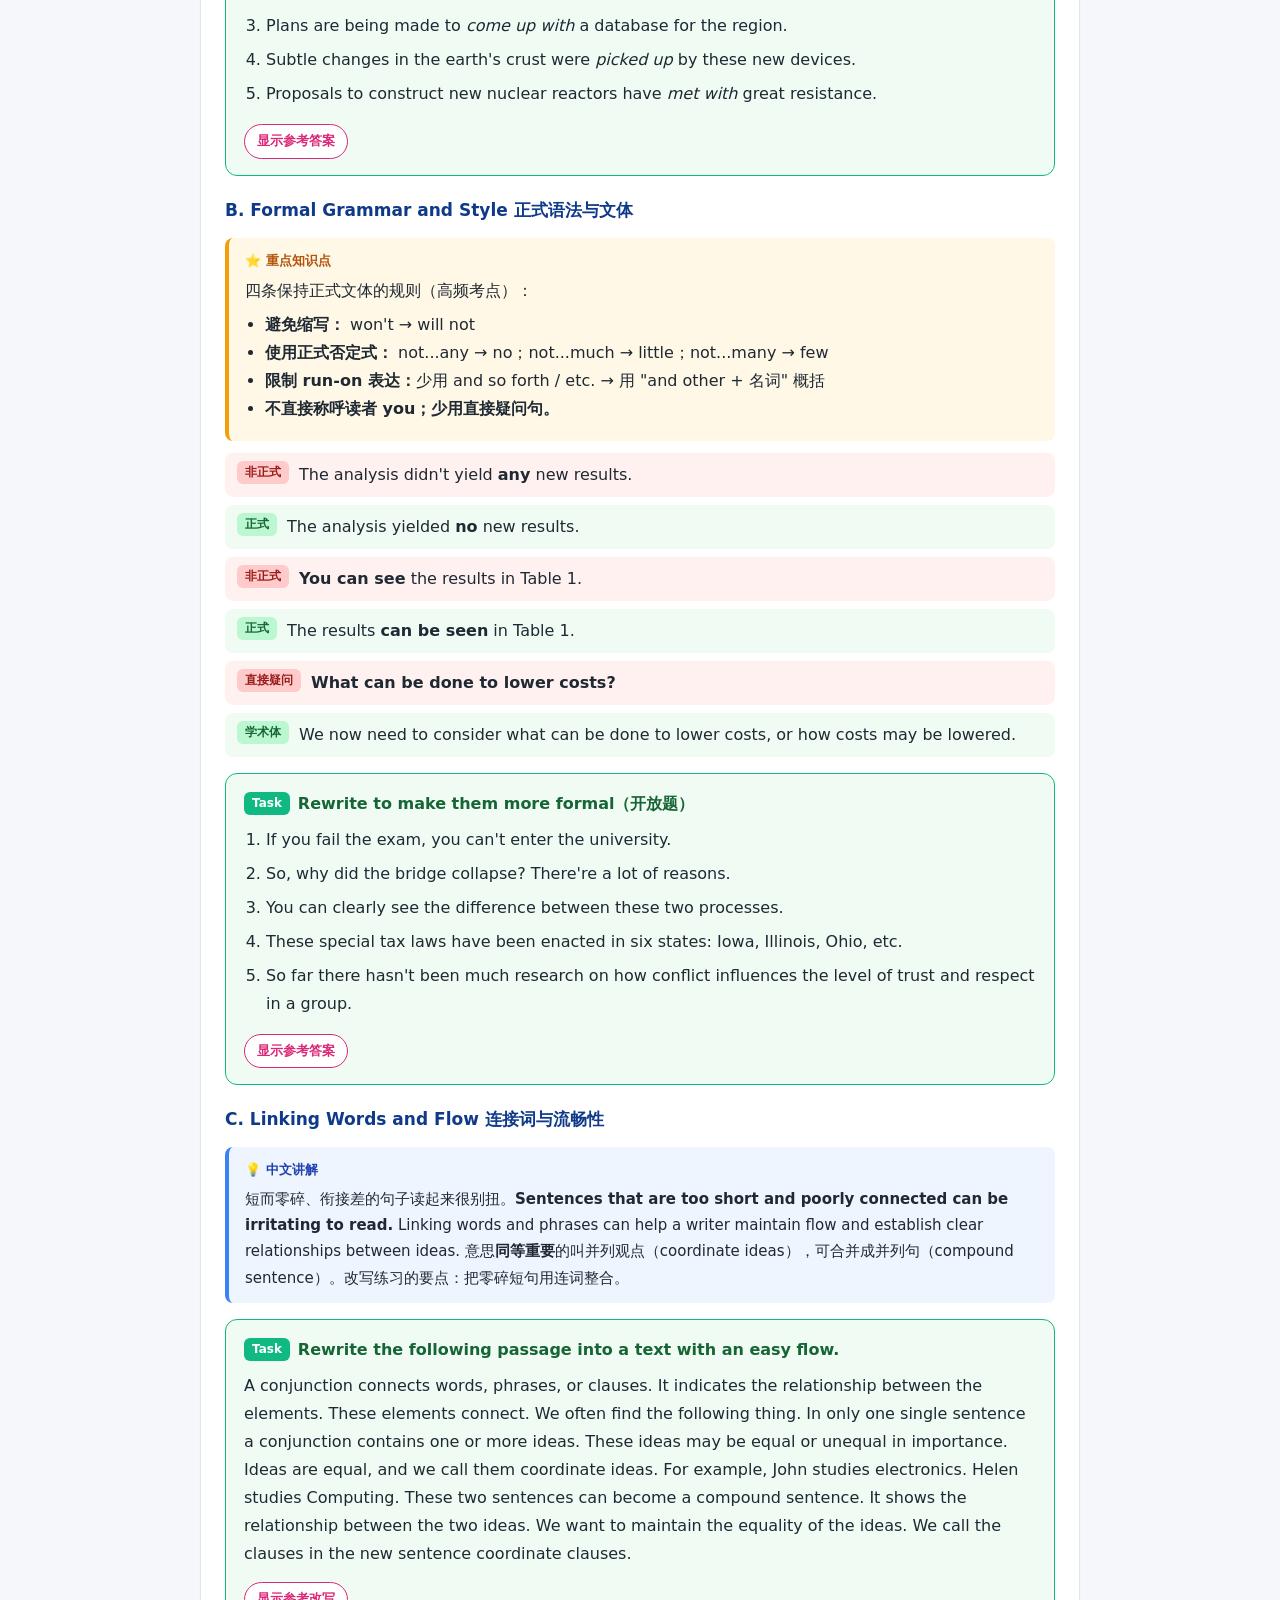
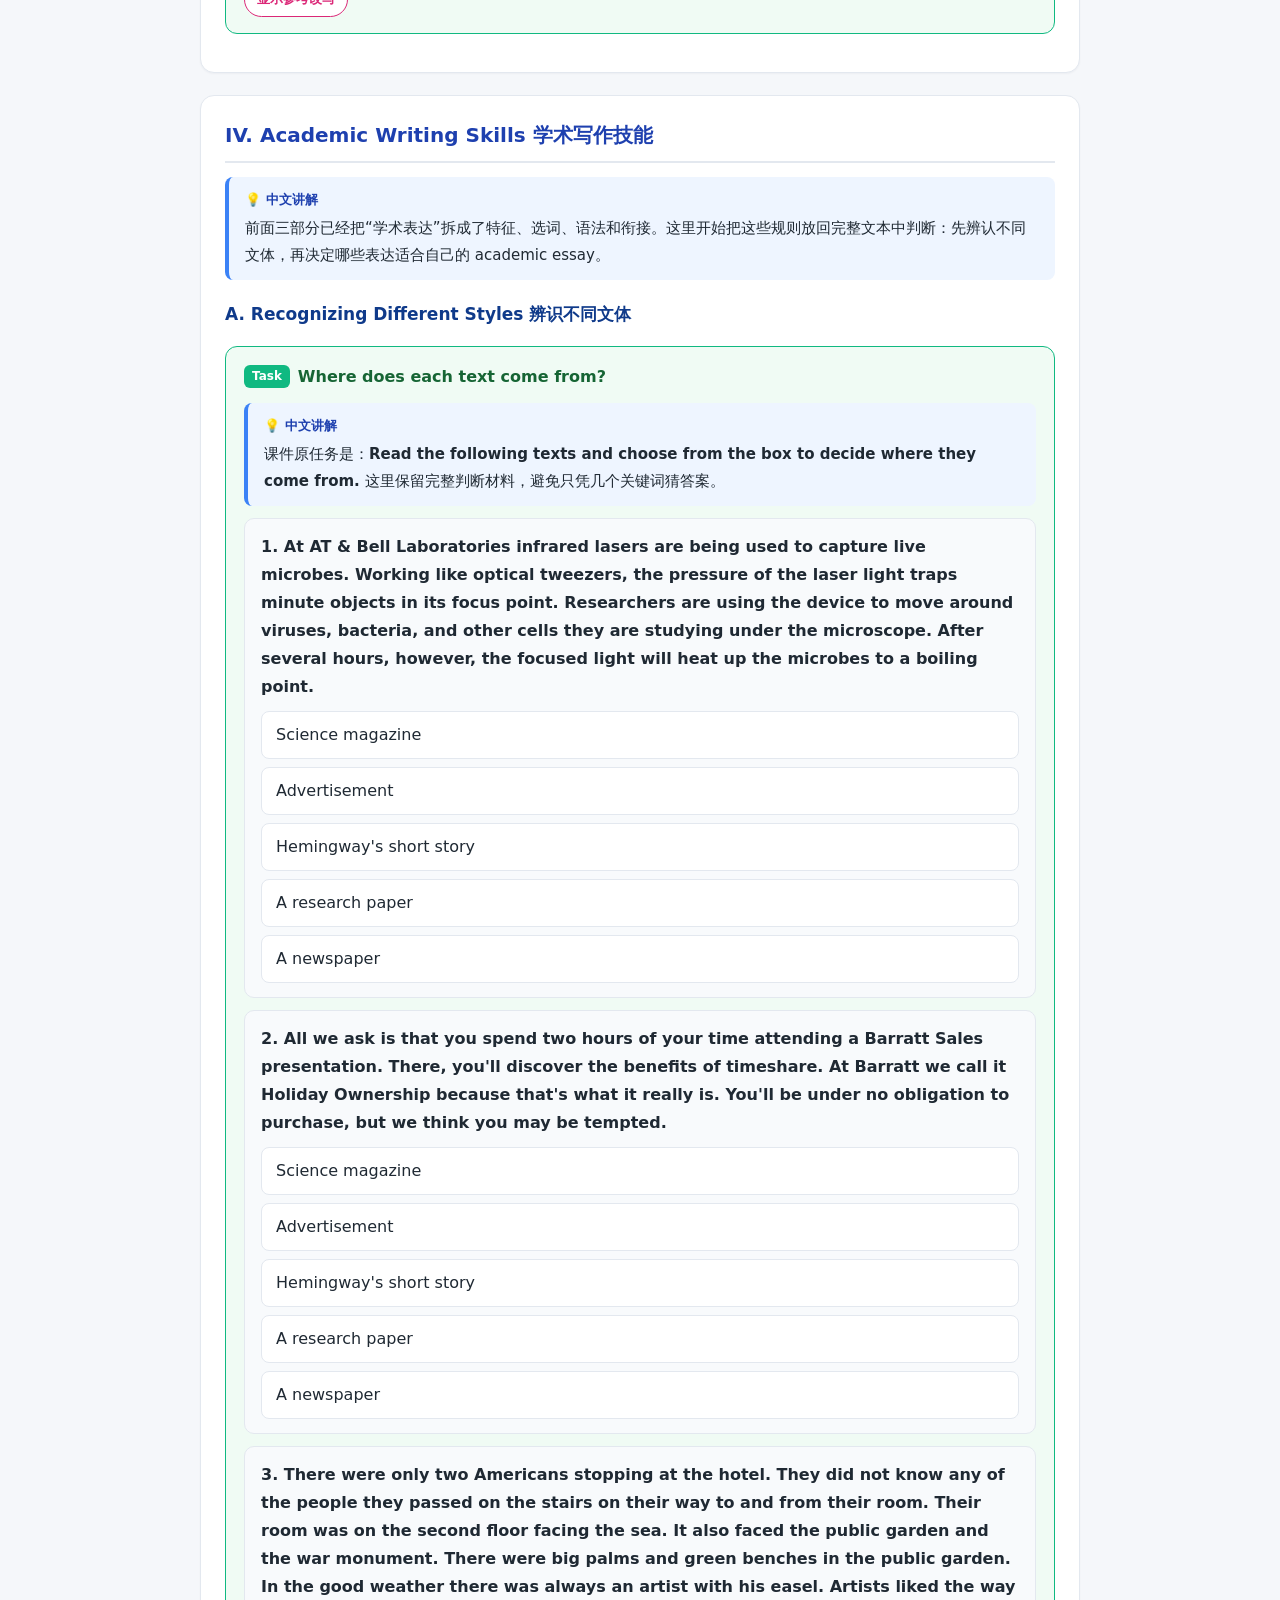
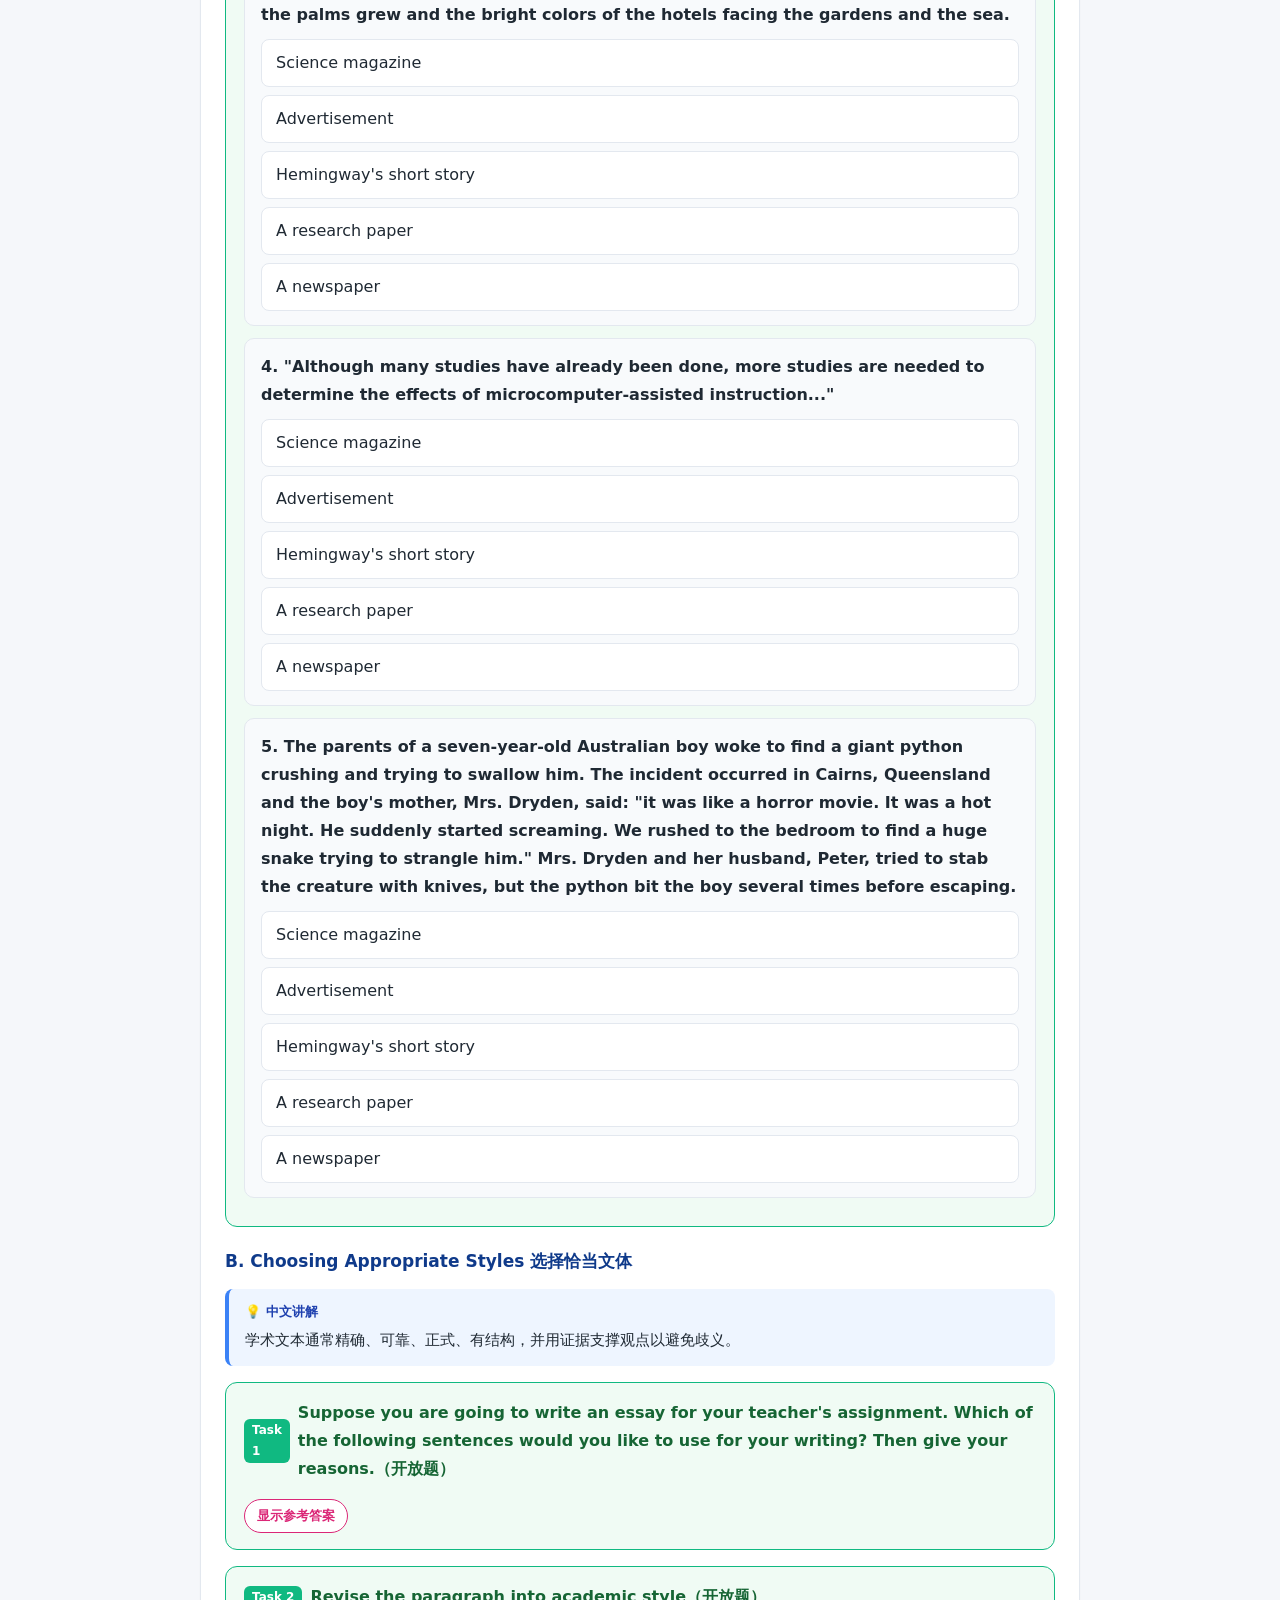
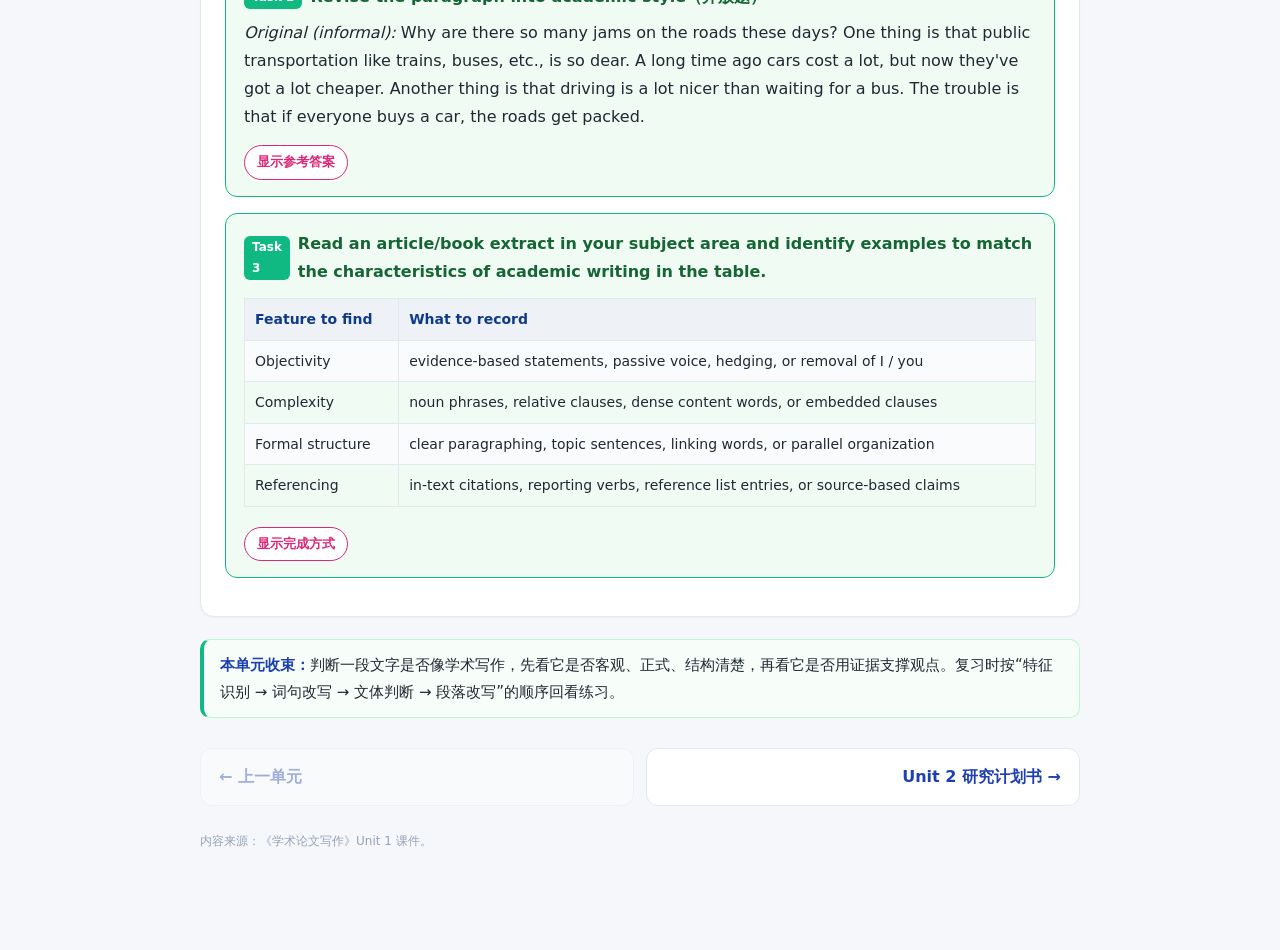
<file: unit1.html>
<!DOCTYPE html>
<html lang="zh-CN">
<head>
<meta charset="UTF-8">
<meta name="viewport" content="width=device-width, initial-scale=1.0">
<title>Unit 1 学术写作风格与正式度 · 学术论文写作</title>
<link rel="icon" type="image/svg+xml" href="assets/blue-book-svgrepo-com.svg?v=20260618-1225">
<link rel="stylesheet" href="style.css?v=20260618-1205">
</head>
<body>
<div class="topbar">
  <span class="home">&#x1F4D8; &#x5B66;&#x672F;&#x8BBA;&#x6587;&#x5199;&#x4F5C; &#x00B7; &#x7F51;&#x9875;&#x6559;&#x7A0B;</span>
  <nav>
    <a href="index.html">首页</a>
    <a href="unit1.html" class="active">U1</a>
    <a href="unit2.html">U2</a><a href="unit3.html">U3</a><a href="unit4.html">U4</a>
    <a href="unit5.html">U5</a><a href="unit6.html">U6</a><a href="unit7.html">U7</a><a href="unit8.html">U8</a><a href="exam-review.html">复习</a><a href="http://186.241.81.118:8110/">题库</a>
  </nav>
</div>

<div class="wrap">
  <div class="page-head">
    <p class="eyebrow">UNIT 1</p>
    <h1>学术写作风格与正式度<br>Academic Style &amp; Formality</h1>
    <p class="sub">学术写作的特征 · 正式用词 · 正式语法 · 文体辨识与改写</p>
  </div>

  <div class="objectives">
    <h3>🎯 本单元学习目标</h3>
    <ul>
      <li>理解学术语篇的<b>风格与特征</b>；</li>
      <li>区分<b>学术体</b>与<b>个人化文体</b>；</li>
      <li>识别不同的<b>正式度层级</b>；</li>
      <li>在学术写作中使用<b>恰当的词句</b>。</li>
    </ul>
  </div>

  <div class="flow"><b>阅读路径：</b>先建立学术写作的风格意识，再用选词、语法和衔接手段把口语化表达改成正式表达，最后通过文体辨识和段落改写，把规则用到真实句子里。</div>

  <section class="block">
    <h2>I. Warm-up 热身</h2>
    <div class="ex">
      <p class="ex-title"><span class="badge">Questions</span> Start from the purpose and style of academic writing.</p>
      <ol>
        <li>How is academic writing different from other forms of writing?</li>
        <li>What is your purpose of initiating an academic research?</li>
        <li>What are the key characteristics of academic writing?</li>
      </ol>
      <div class="zh">本单元的核心是"正式度（formality）"：学术写作要求客观、严谨、结构正式，并引用他人成果。</div>
    </div>
  </section>

  <section class="block">
    <h2>II. Sample Reading 范例阅读</h2>

    <div class="kp">
      学术写作的四大特征及其原因（高频考点，务必记牢）：
      <table class="tbl">
        <tr><th>特征</th><th>原因（英文原文）</th></tr>
        <tr><td><b>Objectivity</b> 客观性</td><td>The readers need evidence-based facts rather than your personal opinions.</td></tr>
        <tr><td><b>Complexity</b> 复杂性</td><td>Academic writing often discusses difficult, challenging ideas which can only be expressed with particular grammar and language.</td></tr>
        <tr><td><b>Formal structure</b> 正式结构</td><td>Academic writing should be clear, concise and structured.</td></tr>
        <tr><td><b>Referencing</b> 引用</td><td>Scientific discoveries are made by building on the ideas of other people. Another reason is to avoid plagiarism.</td></tr>
      </table>
    </div>

    <div class="ex">
      <p class="ex-title"><span class="badge">Task 1</span> Summarize the key characteristics of academic writing and explain why they prevail.</p>
      <div class="quiz" data-quiz="check">
        <table class="tbl">
          <tr><th>Reason</th><th>Feature</th></tr>
          <tr><td>The readers need evidence-based facts rather than personal opinions.</td><td><select data-correct="Objectivity"><option value="">—</option><option>Objectivity</option><option>Complexity</option><option>Formal structure</option><option>Referencing</option></select></td></tr>
          <tr><td>Difficult ideas often require particular grammar and dense language.</td><td><select data-correct="Complexity"><option value="">—</option><option>Objectivity</option><option>Complexity</option><option>Formal structure</option><option>Referencing</option></select></td></tr>
          <tr><td>The text needs to be clear, concise and structured.</td><td><select data-correct="Formal structure"><option value="">—</option><option>Objectivity</option><option>Complexity</option><option>Formal structure</option><option>Referencing</option></select></td></tr>
          <tr><td>Scientific discoveries build on other people's ideas and must avoid plagiarism.</td><td><select data-correct="Referencing"><option value="">—</option><option>Objectivity</option><option>Complexity</option><option>Formal structure</option><option>Referencing</option></select></td></tr>
        </table>
        <button class="check-btn">检查答案</button>
        <div class="explain">这道题对应课件 Sample Reading 的第一项任务。记忆顺序可压缩为：facts → objectivity；difficult ideas → complexity；clear structure → formal structure；build on others → referencing。</div>
      </div>
    </div>

    <div class="ex">
      <p class="ex-title"><span class="badge">Task 2</span> Match the writing strategies with the features</p>
      <div class="zh">为每条写作策略选择它体现的特征：a. objectivity　b. complexity　c. formal structure　d. referencing。选好后点"检查答案"。</div>
      <div class="quiz" data-quiz="check">
        <table class="tbl">
          <tr><td>1) a reference system</td><td><select data-correct="d"><option value="">—</option><option>a</option><option>b</option><option>c</option><option>d</option></select></td></tr>
          <tr><td>2) empty introductory phrases</td><td><select data-correct="a"><option value="">—</option><option>a</option><option>b</option><option>c</option><option>d</option></select></td></tr>
          <tr><td>3) a greater use of content words</td><td><select data-correct="b"><option value="">—</option><option>a</option><option>b</option><option>c</option><option>d</option></select></td></tr>
          <tr><td>4) passive voice</td><td><select data-correct="a"><option value="">—</option><option>a</option><option>b</option><option>c</option><option>d</option></select></td></tr>
          <tr><td>5) cohesion and coherence</td><td><select data-correct="c"><option value="">—</option><option>a</option><option>b</option><option>c</option><option>d</option></select></td></tr>
          <tr><td>6) relative clauses</td><td><select data-correct="b"><option value="">—</option><option>a</option><option>b</option><option>c</option><option>d</option></select></td></tr>
          <tr><td>7) hedging language</td><td><select data-correct="a"><option value="">—</option><option>a</option><option>b</option><option>c</option><option>d</option></select></td></tr>
          <tr><td>8) same-length paragraphs</td><td><select data-correct="c"><option value="">—</option><option>a</option><option>b</option><option>c</option><option>d</option></select></td></tr>
          <tr><td>9) noun phrases</td><td><select data-correct="b"><option value="">—</option><option>a</option><option>b</option><option>c</option><option>d</option></select></td></tr>
        </table>
        <button class="check-btn">检查答案</button>
        <div class="explain">参考答案：1-d　2-a　3-b　4-a　5-c　6-b　7-a　8-c　9-b。其中"引用系统"对应 referencing；被动语态、模糊语、空泛引导短语都服务于客观性；实义词、定语从句、名词短语体现复杂性；衔接连贯与等长段落属于正式结构。</div>
      </div>
    </div>

    <div class="ex">
      <p class="ex-title"><span class="badge">Task 3</span> Which word is more suitable for an academic paper?</p>
      <div class="zh">规律：学术写作偏好<b>更正式、更精确的单词</b>，避免口语化短语。</div>

      <div class="quiz" data-quiz="mc">
        <p class="stem">1. The government has made ___ progress in solving environmental problems.</p>
        <div class="opts row"><button class="opt">good</button><button class="opt" data-correct>considerable</button></div>
        <div class="explain">considerable 比 good 更正式、更精确。</div>
      </div>
      <div class="quiz" data-quiz="mc">
        <p class="stem">2. We ___ encouraging results.</p>
        <div class="opts row"><button class="opt">got</button><button class="opt" data-correct>obtained</button></div>
        <div class="explain">obtain 是 get 的正式替换词。</div>
      </div>
      <div class="quiz" data-quiz="mc">
        <p class="stem">3. The results of ___ different projects have been encouraging.</p>
        <div class="opts row"><button class="opt">a lot of</button><button class="opt" data-correct>numerous</button></div>
        <div class="explain">numerous 替换口语化的 a lot of；同句中 pretty good 也应改为 encouraging。</div>
      </div>
      <div class="quiz" data-quiz="mc">
        <p class="stem">4. A loss of jobs is one of the ___ if the process is automated.</p>
        <div class="opts row"><button class="opt">things that will happen</button><button class="opt" data-correct>consequences</button></div>
        <div class="explain">用名词 consequences 替换松散的从句 things that will happen。</div>
      </div>
      <div class="quiz" data-quiz="mc">
        <p class="stem">5. The future of Federal funding is ___.</p>
        <div class="opts row"><button class="opt">up in the air</button><button class="opt" data-correct>uncertain</button></div>
        <div class="explain">uncertain 替换习语 up in the air（悬而未决）。</div>
      </div>
    </div>
  </section>

  <section class="block">
    <h2>III. Language Focus 语言重点</h2>

    <h3>A. Word Choice 选词</h3>
    <div class="zh">学术文体的一个显著特征是<b>选用更正式的词</b>，尤其把"短语动词"换成"单个正式动词"。</div>
    <div class="compare">
      <div class="row bad"><span class="tag">非正式</span><span>Researchers <b>looked at</b> the way strain <b>builds up</b> around a fault.</span></div>
      <div class="row good"><span class="tag">学术体</span><span>Researchers <b>observed</b> the way strain <b>accumulates</b> around a fault.</span></div>
    </div>

    <div class="ex">
      <p class="ex-title"><span class="badge">Task 1</span> Match each informal phrase with its formal verb</p>
      <div class="zh">为每个非正式短语选择对应的正式动词，点"检查答案"。答对后下方会给出这些动词的<b>名词形式</b>（也是常考点）。</div>
      <div class="quiz" data-quiz="check">
        <table class="tbl">
          <tr><th>Informal phrase</th><th>Formal verb</th></tr>
          <tr><td>try to find out</td><td><select data-correct="discover"><option value="">—</option><option>verify</option><option>examine</option><option>establish</option><option>increase</option><option>investigate</option><option>assist</option><option>discover</option><option>eliminate</option><option>reduce</option><option>fluctuate</option></select></td></tr>
          <tr><td>look at carefully</td><td><select data-correct="examine"><option value="">—</option><option>verify</option><option>examine</option><option>establish</option><option>increase</option><option>investigate</option><option>assist</option><option>discover</option><option>eliminate</option><option>reduce</option><option>fluctuate</option></select></td></tr>
          <tr><td>go up and down</td><td><select data-correct="fluctuate"><option value="">—</option><option>verify</option><option>examine</option><option>establish</option><option>increase</option><option>investigate</option><option>assist</option><option>discover</option><option>eliminate</option><option>reduce</option><option>fluctuate</option></select></td></tr>
          <tr><td>set up</td><td><select data-correct="establish"><option value="">—</option><option>verify</option><option>examine</option><option>establish</option><option>increase</option><option>investigate</option><option>assist</option><option>discover</option><option>eliminate</option><option>reduce</option><option>fluctuate</option></select></td></tr>
          <tr><td>get rid of</td><td><select data-correct="eliminate"><option value="">—</option><option>verify</option><option>examine</option><option>establish</option><option>increase</option><option>investigate</option><option>assist</option><option>discover</option><option>eliminate</option><option>reduce</option><option>fluctuate</option></select></td></tr>
          <tr><td>cut down</td><td><select data-correct="reduce"><option value="">—</option><option>verify</option><option>examine</option><option>establish</option><option>increase</option><option>investigate</option><option>assist</option><option>discover</option><option>eliminate</option><option>reduce</option><option>fluctuate</option></select></td></tr>
          <tr><td>help out</td><td><select data-correct="assist"><option value="">—</option><option>verify</option><option>examine</option><option>establish</option><option>increase</option><option>investigate</option><option>assist</option><option>discover</option><option>eliminate</option><option>reduce</option><option>fluctuate</option></select></td></tr>
          <tr><td>go up</td><td><select data-correct="increase"><option value="">—</option><option>verify</option><option>examine</option><option>establish</option><option>increase</option><option>investigate</option><option>assist</option><option>discover</option><option>eliminate</option><option>reduce</option><option>fluctuate</option></select></td></tr>
          <tr><td>look into</td><td><select data-correct="investigate"><option value="">—</option><option>verify</option><option>examine</option><option>establish</option><option>increase</option><option>investigate</option><option>assist</option><option>discover</option><option>eliminate</option><option>reduce</option><option>fluctuate</option></select></td></tr>
          <tr><td>make sure something is true</td><td><select data-correct="verify"><option value="">—</option><option>verify</option><option>examine</option><option>establish</option><option>increase</option><option>investigate</option><option>assist</option><option>discover</option><option>eliminate</option><option>reduce</option><option>fluctuate</option></select></td></tr>
        </table>
        <button class="check-btn">检查答案</button>
        <div class="explain">动词 → 名词形式：verify→verification；examine→examination；establish→establishment；increase→increase；investigate→investigation；assist→assistance；discover→discovery；eliminate→elimination；reduce→reduction；fluctuate→fluctuation。</div>
      </div>
    </div>

    <div class="ex">
      <p class="ex-title"><span class="badge">Task 2</span> Rewrite with a single formal verb（开放题）</p>
      <ol>
        <li>The implementation of CIM has <i>brought about</i> some serious problems.</li>
        <li>The process should be <i>done over</i> until the desired results are achieved.</li>
        <li>Plans are being made to <i>come up with</i> a database for the region.</li>
        <li>Subtle changes in the earth's crust were <i>picked up</i> by these new devices.</li>
        <li>Proposals to construct new nuclear reactors have <i>met with</i> great resistance.</li>
      </ol>
      <span class="answer-toggle">显示参考答案</span>
      <div class="answer">
        <ol>
          <li>has <b>created</b> some serious problems.</li>
          <li>should be <b>repeated</b> until ...</li>
          <li>to <b>devise / compile / create</b> a database ...</li>
          <li>were <b>detected</b> by these new devices.</li>
          <li>have <b>encountered</b> great resistance.</li>
        </ol>
      </div>
    </div>

    <h3>B. Formal Grammar and Style 正式语法与文体</h3>
    <div class="kp">
      四条保持正式文体的规则（高频考点）：
      <ul>
        <li><b>避免缩写：</b> won't → will not</li>
        <li><b>使用正式否定式：</b> not...any → no；not...much → little；not...many → few</li>
        <li><b>限制 run-on 表达：</b>少用 and so forth / etc. → 用 "and other + 名词" 概括</li>
        <li><b>不直接称呼读者 you；少用直接疑问句。</b></li>
      </ul>
    </div>
    <div class="compare">
      <div class="row bad"><span class="tag">非正式</span><span>The analysis didn't yield <b>any</b> new results.</span></div>
      <div class="row good"><span class="tag">正式</span><span>The analysis yielded <b>no</b> new results.</span></div>
      <div class="row bad"><span class="tag">非正式</span><span><b>You can see</b> the results in Table 1.</span></div>
      <div class="row good"><span class="tag">正式</span><span>The results <b>can be seen</b> in Table 1.</span></div>
      <div class="row bad"><span class="tag">直接疑问</span><span><b>What can be done to lower costs?</b></span></div>
      <div class="row good"><span class="tag">学术体</span><span>We now need to consider what can be done to lower costs, or how costs may be lowered.</span></div>
    </div>

    <div class="ex">
      <p class="ex-title"><span class="badge">Task</span> Rewrite to make them more formal（开放题）</p>
      <ol>
        <li>If you fail the exam, you can't enter the university.</li>
        <li>So, why did the bridge collapse? There're a lot of reasons.</li>
        <li>You can clearly see the difference between these two processes.</li>
        <li>These special tax laws have been enacted in six states: Iowa, Illinois, Ohio, etc.</li>
        <li>So far there hasn't been much research on how conflict influences the level of trust and respect in a group.</li>
      </ol>
      <span class="answer-toggle">显示参考答案</span>
      <div class="answer">
        <ol>
          <li>A passing grade on the exam is a prerequisite for admission to the university.</li>
          <li>There are many/several/various reasons for the collapse of the bridge.</li>
          <li>The difference between these two processes is clear.</li>
          <li>These special tax laws have been enacted in six states, including Iowa, Illinois and Ohio.</li>
          <li>There has been little research on how conflict influences the level of trust and respect in a group.</li>
        </ol>
      </div>
    </div>

    <h3>C. Linking Words and Flow 连接词与流畅性</h3>
    <div class="zh">短而零碎、衔接差的句子读起来很别扭。<b>Sentences that are too short and poorly connected can be irritating to read.</b> Linking words and phrases can help a writer maintain flow and establish clear relationships between ideas. 意思<b>同等重要</b>的叫并列观点（coordinate ideas），可合并成并列句（compound sentence）。改写练习的要点：把零碎短句用连词整合。</div>
    <div class="ex">
      <p class="ex-title"><span class="badge">Task</span> Rewrite the following passage into a text with an easy flow.</p>
      <p class="q">A conjunction connects words, phrases, or clauses. It indicates the relationship between the elements. These elements connect. We often find the following thing. In only one single sentence a conjunction contains one or more ideas. These ideas may be equal or unequal in importance. Ideas are equal, and we call them coordinate ideas. For example, John studies electronics. Helen studies Computing. These two sentences can become a compound sentence. It shows the relationship between the two ideas. We want to maintain the equality of the ideas. We call the clauses in the new sentence coordinate clauses.</p>
      <span class="answer-toggle">显示参考改写</span>
      <div class="answer">
        A conjunction connects words, phrases, or clauses and can also indicate the relationship between the elements it connects. In only one single sentence we often find that it contains one or more ideas which may be equal or unequal in importance. When the ideas are equal, they are called coordinate ideas. These sentences may be joined into a compound sentence that shows the relationship between the two ideas. When this is done in such a way that the equality of the ideas is maintained, we call the clauses in the new sentence coordinate clauses.
      </div>
    </div>
  </section>

  <section class="block">
    <h2>IV. Academic Writing Skills 学术写作技能</h2>
    <div class="zh">前面三部分已经把“学术表达”拆成了特征、选词、语法和衔接。这里开始把这些规则放回完整文本中判断：先辨认不同文体，再决定哪些表达适合自己的 academic essay。</div>

    <h3>A. Recognizing Different Styles 辨识不同文体</h3>
    <div class="ex">
      <p class="ex-title"><span class="badge">Task</span> Where does each text come from?</p>
      <div class="zh">课件原任务是：<b>Read the following texts and choose from the box to decide where they come from.</b> 这里保留完整判断材料，避免只凭几个关键词猜答案。</div>
      <div class="quiz" data-quiz="mc">
        <p class="stem">1. At AT &amp; Bell Laboratories infrared lasers are being used to capture live microbes. Working like optical tweezers, the pressure of the laser light traps minute objects in its focus point. Researchers are using the device to move around viruses, bacteria, and other cells they are studying under the microscope. After several hours, however, the focused light will heat up the microbes to a boiling point.</p>
        <div class="opts"><button class="opt" data-correct>Science magazine</button><button class="opt">Advertisement</button><button class="opt">Hemingway's short story</button><button class="opt">A research paper</button><button class="opt">A newspaper</button></div>
        <div class="explain">科技报道式语言，出自科学杂志（Science magazine）。</div>
      </div>
      <div class="quiz" data-quiz="mc">
        <p class="stem">2. All we ask is that you spend two hours of your time attending a Barratt Sales presentation. There, you'll discover the benefits of timeshare. At Barratt we call it Holiday Ownership because that's what it really is. You'll be under no obligation to purchase, but we think you may be tempted.</p>
        <div class="opts"><button class="opt">Science magazine</button><button class="opt" data-correct>Advertisement</button><button class="opt">Hemingway's short story</button><button class="opt">A research paper</button><button class="opt">A newspaper</button></div>
        <div class="explain">直接称呼 you、推销口吻，是广告（Advertisement）。</div>
      </div>
      <div class="quiz" data-quiz="mc">
        <p class="stem">3. There were only two Americans stopping at the hotel. They did not know any of the people they passed on the stairs on their way to and from their room. Their room was on the second floor facing the sea. It also faced the public garden and the war monument. There were big palms and green benches in the public garden. In the good weather there was always an artist with his easel. Artists liked the way the palms grew and the bright colors of the hotels facing the gardens and the sea.</p>
        <div class="opts"><button class="opt">Science magazine</button><button class="opt">Advertisement</button><button class="opt" data-correct>Hemingway's short story</button><button class="opt">A research paper</button><button class="opt">A newspaper</button></div>
        <div class="explain">简洁白描的叙事文体，海明威短篇《Cat in the Rain》。</div>
      </div>
      <div class="quiz" data-quiz="mc">
        <p class="stem">4. "Although many studies have already been done, more studies are needed to determine the effects of microcomputer-assisted instruction..."</p>
        <div class="opts"><button class="opt">Science magazine</button><button class="opt">Advertisement</button><button class="opt">Hemingway's short story</button><button class="opt" data-correct>A research paper</button><button class="opt">A newspaper</button></div>
        <div class="explain">指出研究空白、用 more studies are needed，是研究论文（A research paper）。</div>
      </div>
      <div class="quiz" data-quiz="mc">
        <p class="stem">5. The parents of a seven-year-old Australian boy woke to find a giant python crushing and trying to swallow him. The incident occurred in Cairns, Queensland and the boy's mother, Mrs. Dryden, said: "it was like a horror movie. It was a hot night. He suddenly started screaming. We rushed to the bedroom to find a huge snake trying to strangle him." Mrs. Dryden and her husband, Peter, tried to stab the creature with knives, but the python bit the boy several times before escaping.</p>
        <div class="opts"><button class="opt">Science magazine</button><button class="opt">Advertisement</button><button class="opt">Hemingway's short story</button><button class="opt">A research paper</button><button class="opt" data-correct>A newspaper</button></div>
        <div class="explain">事件＋引语的新闻报道笔法，出自报纸（A newspaper）。</div>
      </div>
    </div>

    <h3>B. Choosing Appropriate Styles 选择恰当文体</h3>
    <div class="zh">学术文本通常精确、可靠、正式、有结构，并用证据支撑观点以避免歧义。</div>
    <div class="ex">
      <p class="ex-title"><span class="badge">Task 1</span> Suppose you are going to write an essay for your teacher's assignment. Which of the following sentences would you like to use for your writing? Then give your reasons.（开放题）</p>
      <span class="answer-toggle">显示参考答案</span>
      <div class="answer">
        <p>原课件 10 句的 Y/N 答案为：<b>1-Y　2-Y　3-Y　4-Y　5-N　6-N　7-N　8-N　9-N　10-N</b>。</p>
        <p>判否（N）的理由分别为：口语表达（oral expressions）；用了第一人称单数、属口头表达；用了第一人称单数；句子松散（loosely-connected）；用了口语短语动词（verbal phrase）；来自报纸广告；结构过于复杂；呈现的是他人观点等。判 Y 的句子多采用被动语态、结构正式。</p>
      </div>
    </div>

    <div class="ex">
      <p class="ex-title"><span class="badge">Task 2</span> Revise the paragraph into academic style（开放题）</p>
      <p class="q"><i>Original (informal):</i> Why are there so many jams on the roads these days? One thing is that public transportation like trains, buses, etc., is so dear. A long time ago cars cost a lot, but now they've got a lot cheaper. Another thing is that driving is a lot nicer than waiting for a bus. The trouble is that if everyone buys a car, the roads get packed.</p>
      <span class="answer-toggle">显示参考答案</span>
      <div class="answer">
        <p>There appear to be two principal reasons for the growing traffic congestion. Firstly, public transportation has become increasingly expensive in relation to the falling cost of driving. In addition, car ownership is more convenient than using public transportation. These factors together result in higher vehicle density.</p>
        <div class="zh">要点：口语词→正式词（jams→traffic congestion, dear→expensive, nicer→more convenient）；零碎句用 firstly / in addition 连接；去掉 etc. 和直接疑问句。</div>
      </div>
    </div>

    <div class="ex">
      <p class="ex-title"><span class="badge">Task 3</span> Read an article/book extract in your subject area and identify examples to match the characteristics of academic writing in the table.</p>
      <table class="tbl">
        <tr><th>Feature to find</th><th>What to record</th></tr>
        <tr><td>Objectivity</td><td>evidence-based statements, passive voice, hedging, or removal of I / you</td></tr>
        <tr><td>Complexity</td><td>noun phrases, relative clauses, dense content words, or embedded clauses</td></tr>
        <tr><td>Formal structure</td><td>clear paragraphing, topic sentences, linking words, or parallel organization</td></tr>
        <tr><td>Referencing</td><td>in-text citations, reporting verbs, reference list entries, or source-based claims</td></tr>
      </table>
      <span class="answer-toggle">显示完成方式</span>
      <div class="answer">这道 PPT 任务是迁移练习，不要求固定答案。完成时从本专业任意英文论文或教材片段中各找 1-2 个例子，按上表记录，并说明它为什么体现该特征。</div>
    </div>
  </section>

  <div class="takeaway"><b>本单元收束：</b>判断一段文字是否像学术写作，先看它是否客观、正式、结构清楚，再看它是否用证据支撑观点。复习时按“特征识别 → 词句改写 → 文体判断 → 段落改写”的顺序回看练习。</div>

  <div class="pager">
    <a class="prev disabled" href="index.html">← 上一单元</a>
    <a class="next" href="unit2.html">Unit 2 研究计划书 →</a>
  </div>
  <p style="margin-top:20px"><small class="src">内容来源：《学术论文写作》Unit 1 课件。</small></p>
</div>
<script src="app.js?v=20260618-1205"></script>
</body>
</html>
</file>
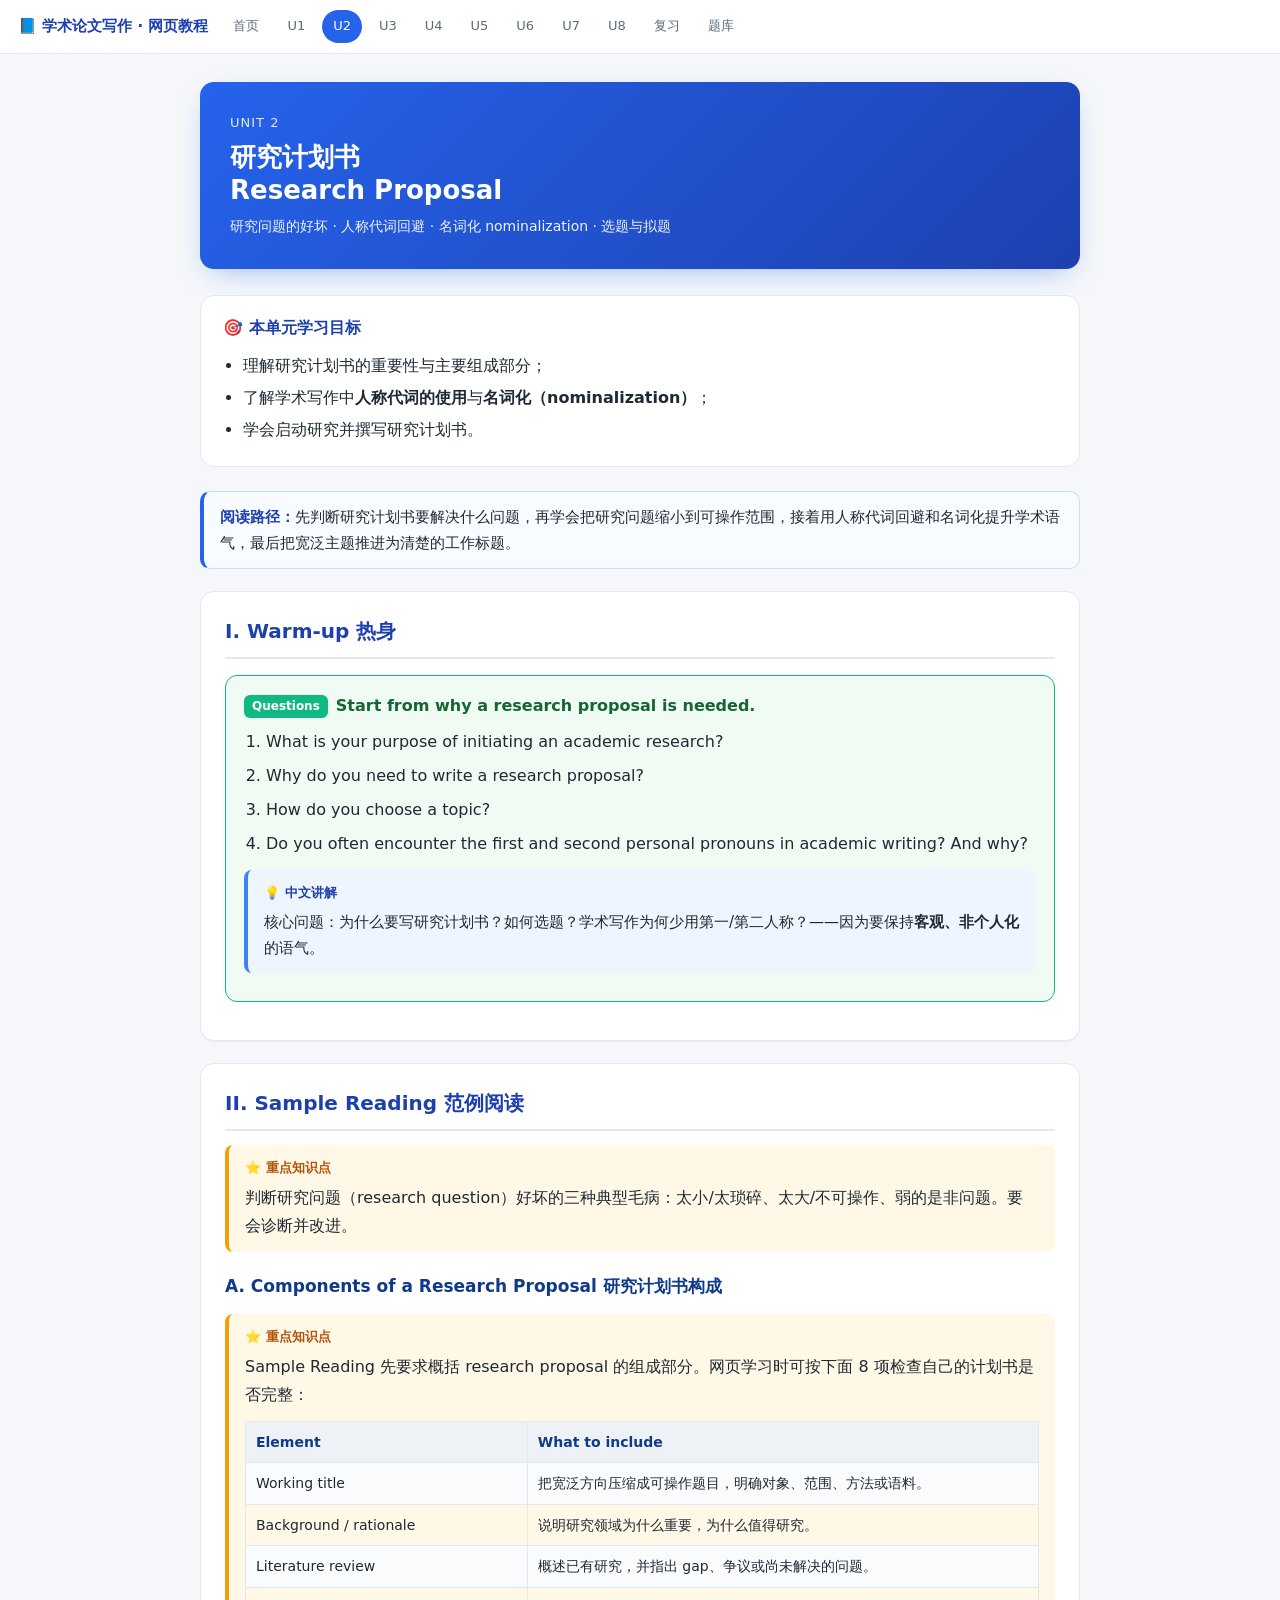
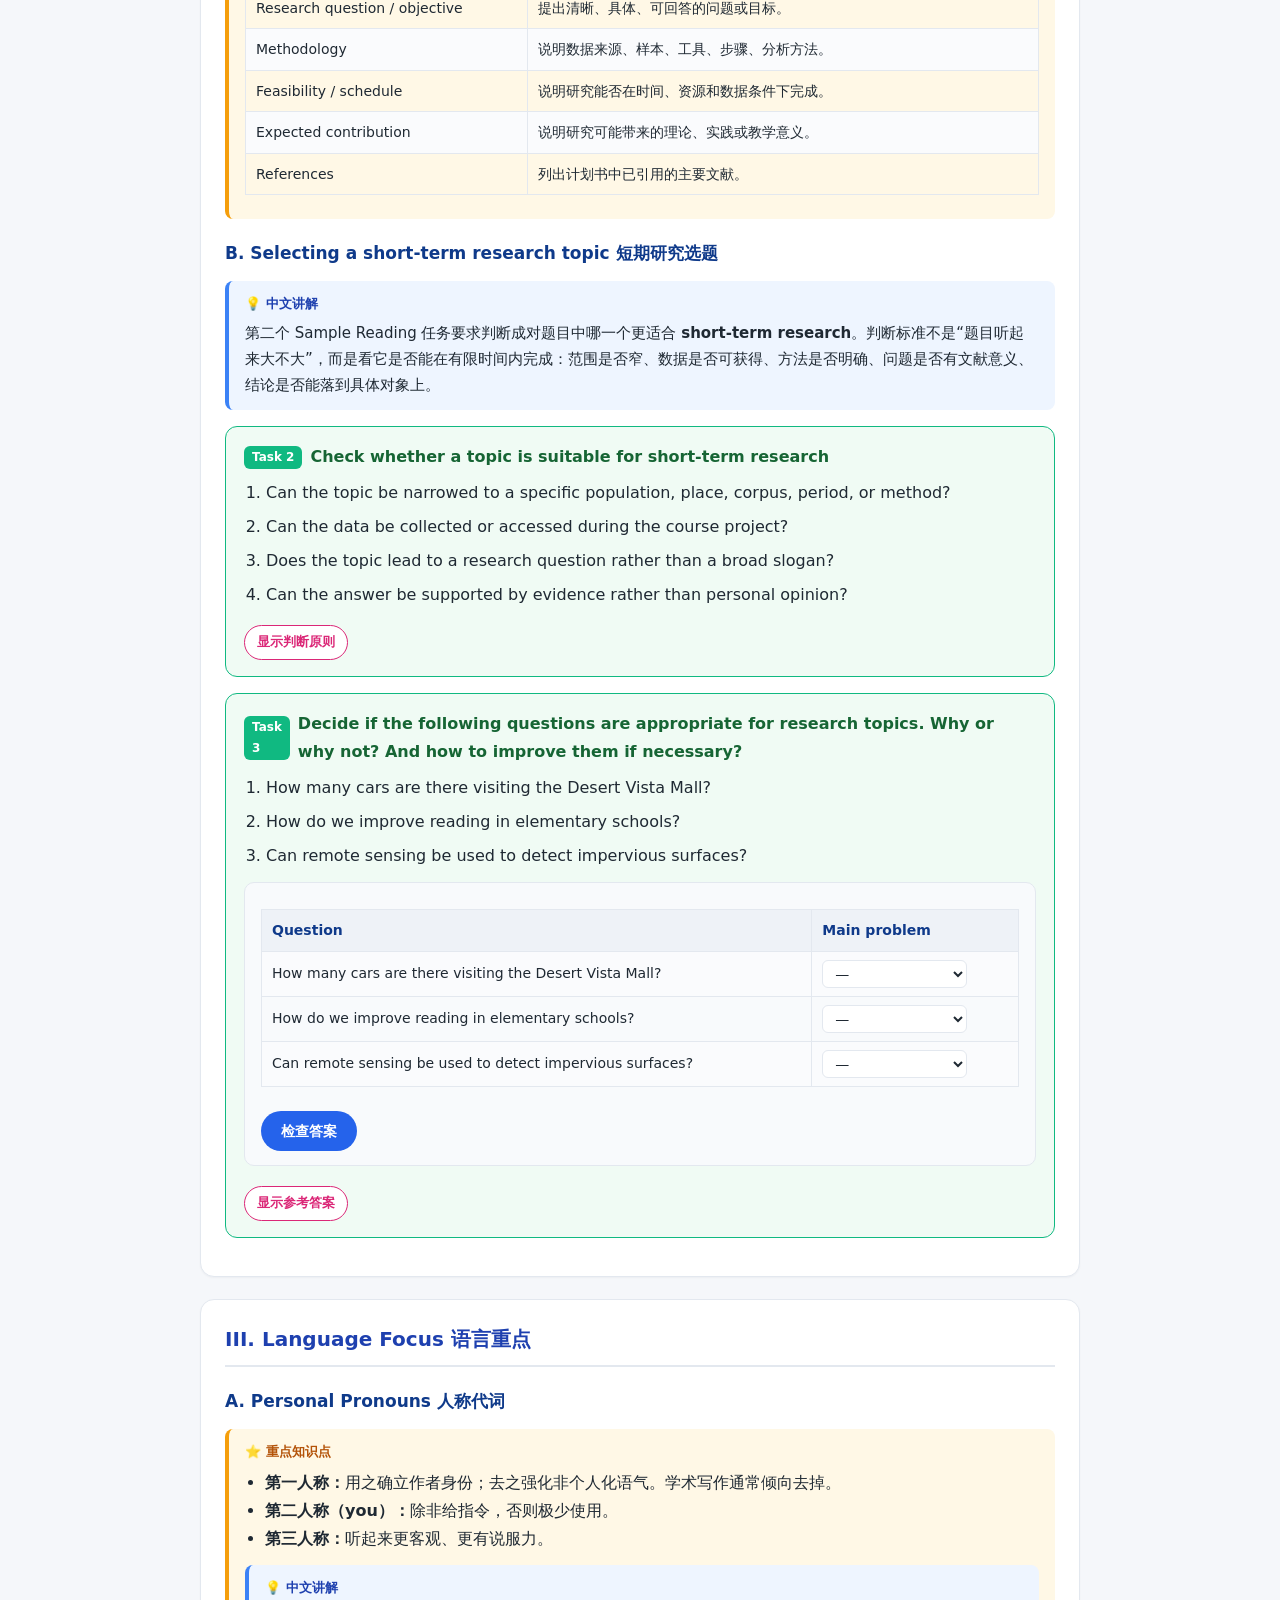
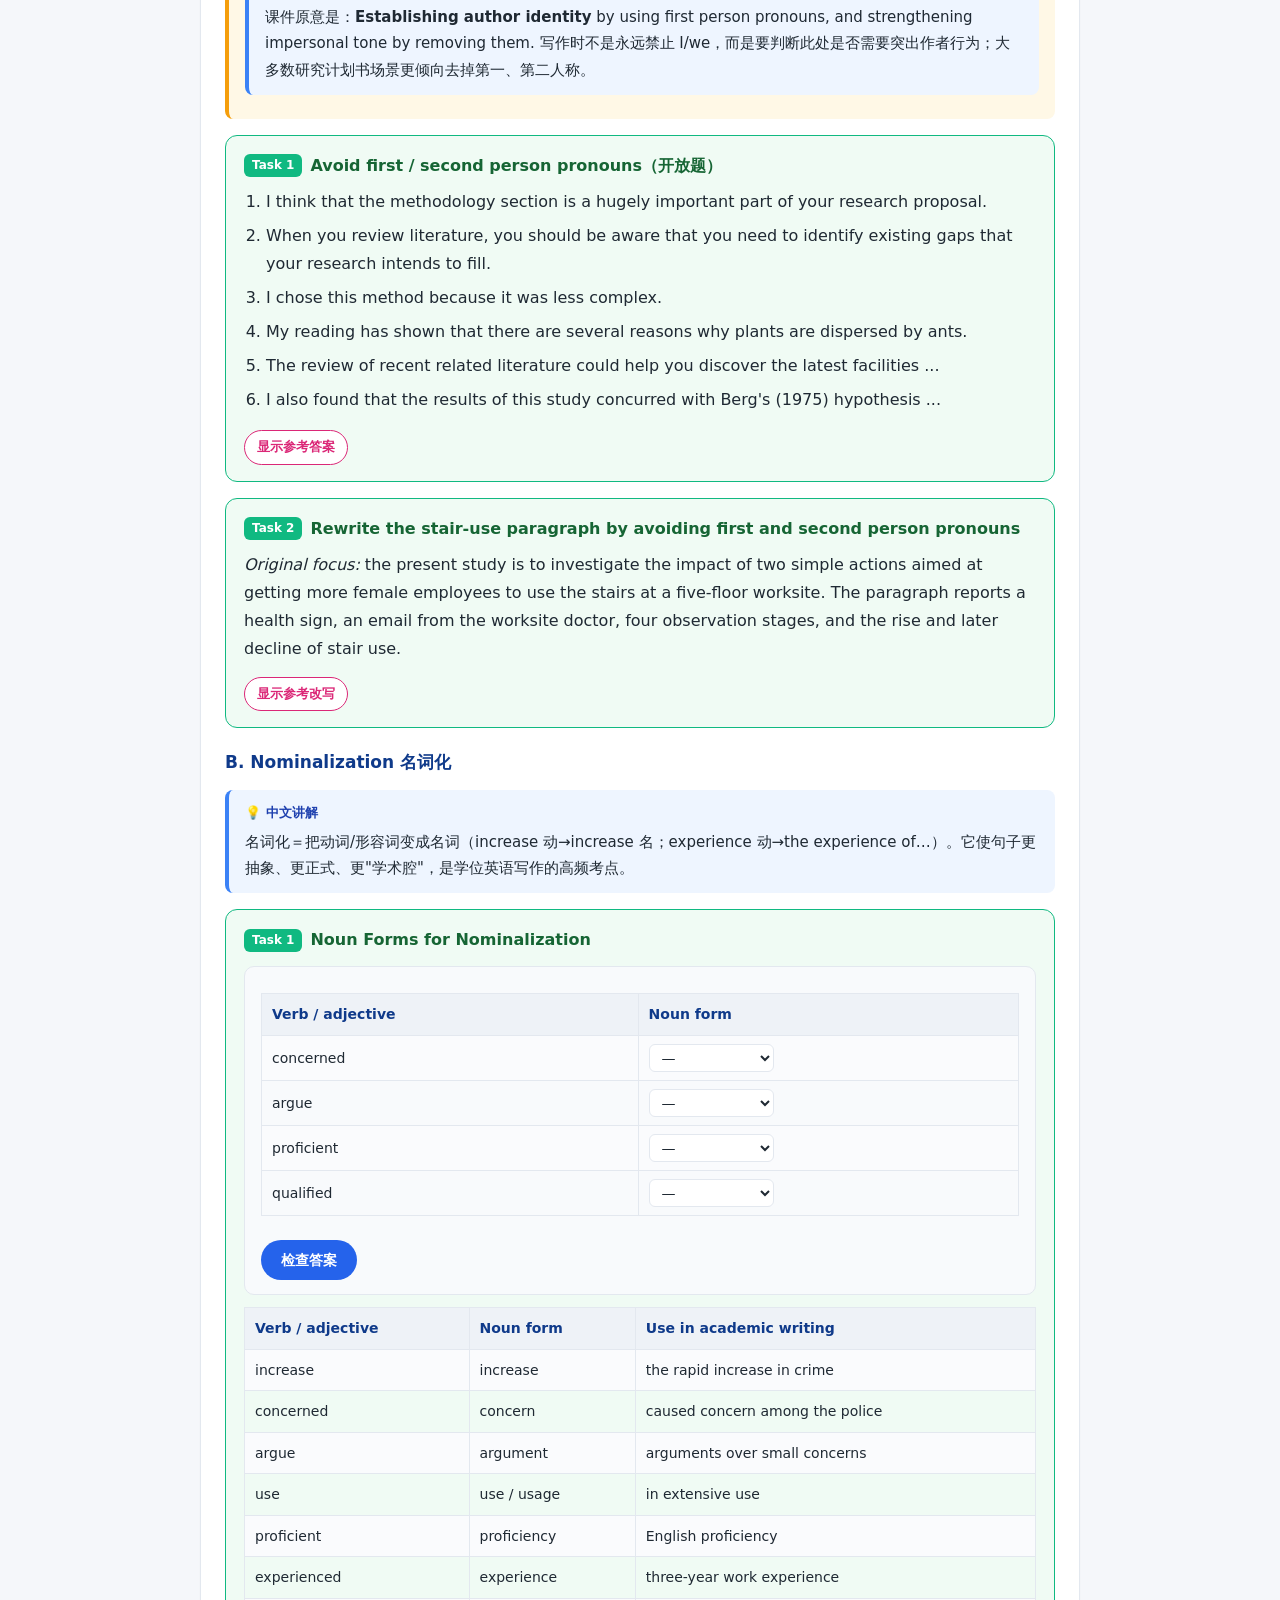
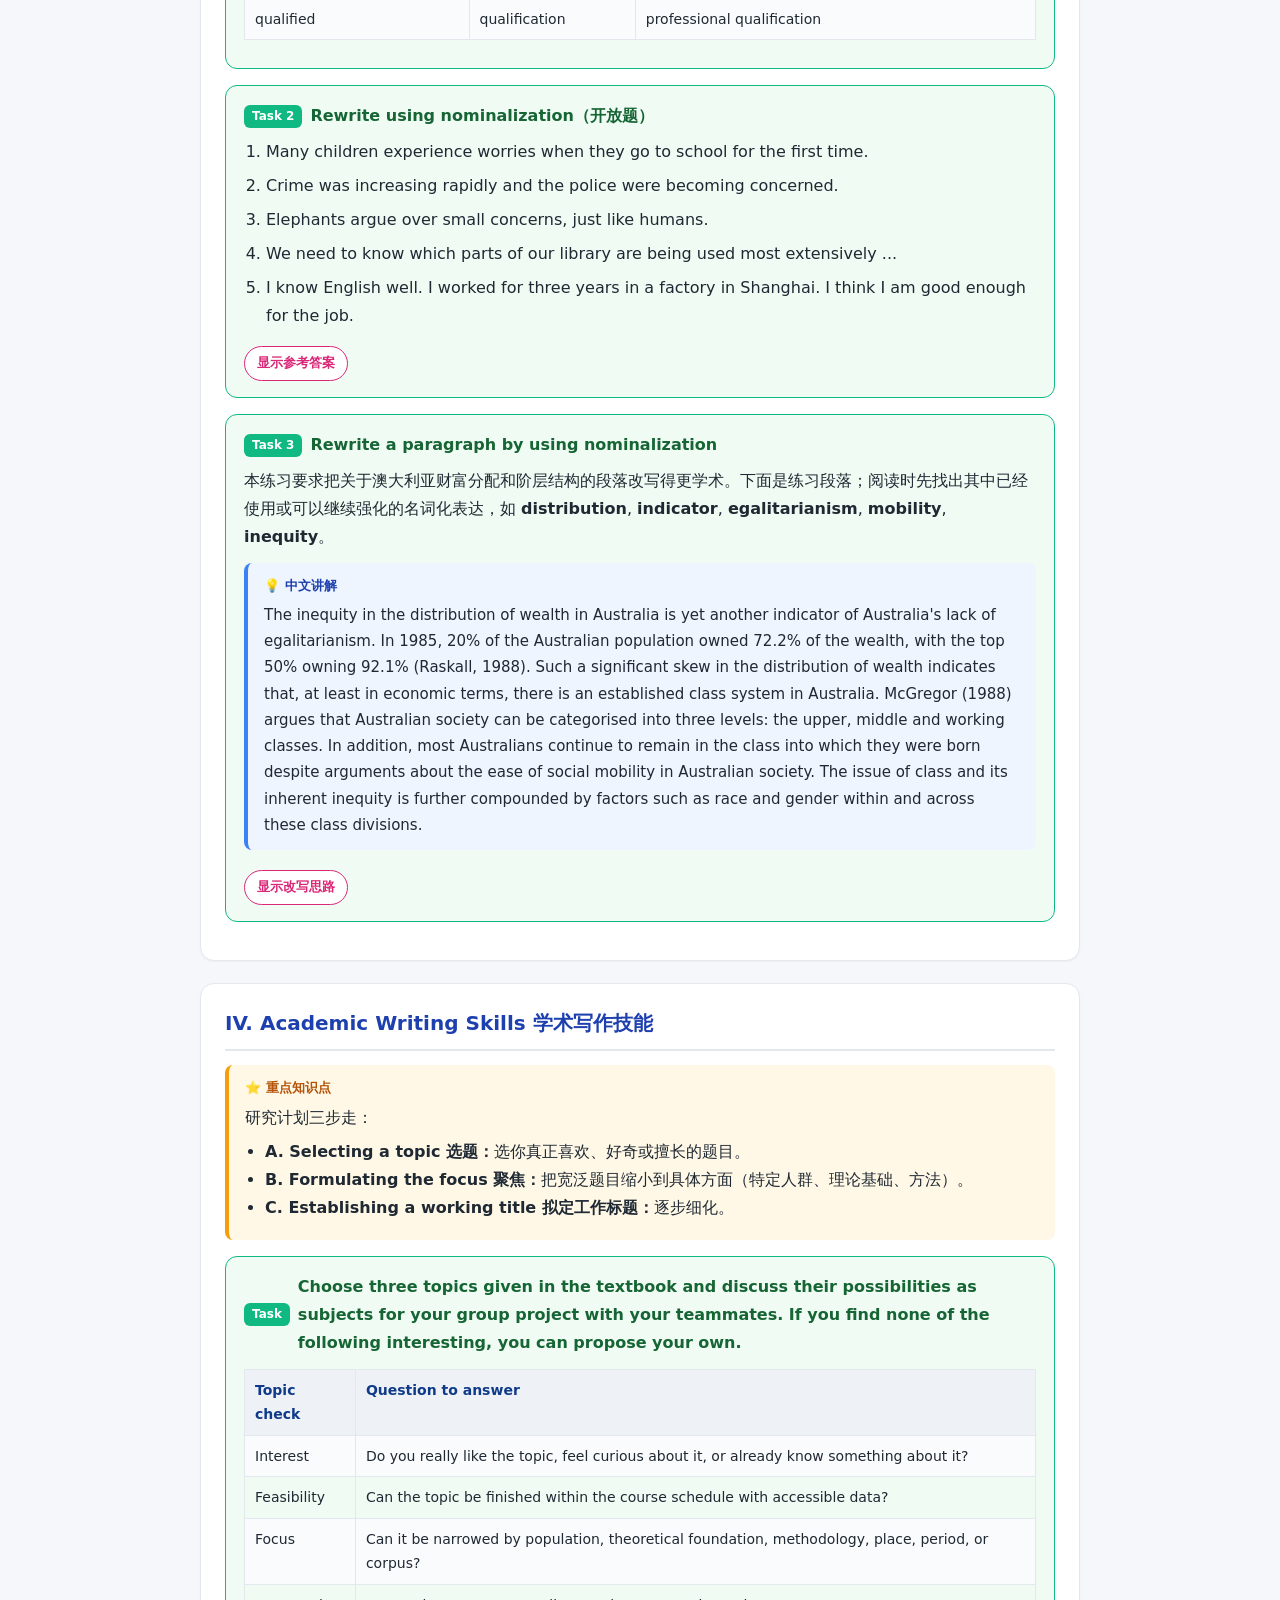
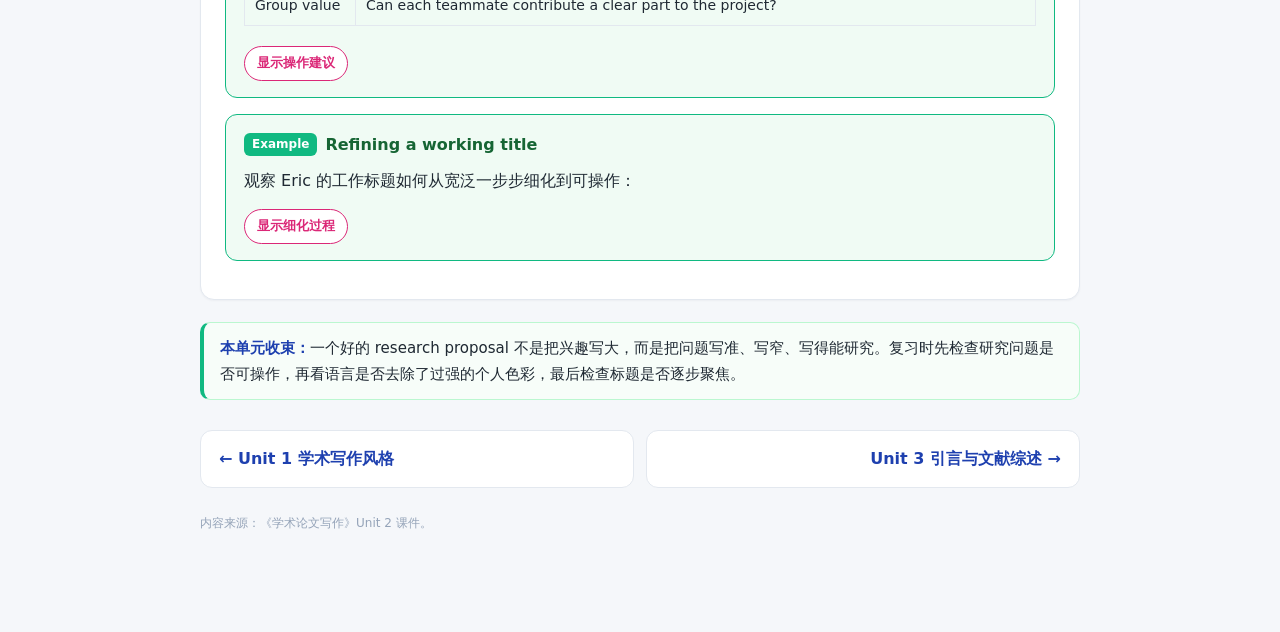
<file: unit2.html>
<!DOCTYPE html>
<html lang="zh-CN">
<head>
<meta charset="UTF-8">
<meta name="viewport" content="width=device-width, initial-scale=1.0">
<title>Unit 2 研究计划书 · 学术论文写作</title>
<link rel="icon" type="image/svg+xml" href="assets/blue-book-svgrepo-com.svg?v=20260618-1225">
<link rel="stylesheet" href="style.css?v=20260618-1205">
</head>
<body>
<div class="topbar">
  <span class="home">&#x1F4D8; &#x5B66;&#x672F;&#x8BBA;&#x6587;&#x5199;&#x4F5C; &#x00B7; &#x7F51;&#x9875;&#x6559;&#x7A0B;</span>
  <nav>
    <a href="index.html">首页</a>
    <a href="unit1.html">U1</a><a href="unit2.html" class="active">U2</a><a href="unit3.html">U3</a><a href="unit4.html">U4</a>
    <a href="unit5.html">U5</a><a href="unit6.html">U6</a><a href="unit7.html">U7</a><a href="unit8.html">U8</a><a href="exam-review.html">复习</a><a href="http://186.241.81.118:8110/">题库</a>
  </nav>
</div>

<div class="wrap">
  <div class="page-head">
    <p class="eyebrow">UNIT 2</p>
    <h1>研究计划书<br>Research Proposal</h1>
    <p class="sub">研究问题的好坏 · 人称代词回避 · 名词化 nominalization · 选题与拟题</p>
  </div>

  <div class="objectives">
    <h3>🎯 本单元学习目标</h3>
    <ul>
      <li>理解研究计划书的重要性与主要组成部分；</li>
      <li>了解学术写作中<b>人称代词的使用</b>与<b>名词化（nominalization）</b>；</li>
      <li>学会启动研究并撰写研究计划书。</li>
    </ul>
  </div>

  <div class="flow"><b>阅读路径：</b>先判断研究计划书要解决什么问题，再学会把研究问题缩小到可操作范围，接着用人称代词回避和名词化提升学术语气，最后把宽泛主题推进为清楚的工作标题。</div>

  <section class="block">
    <h2>I. Warm-up 热身</h2>
    <div class="ex">
      <p class="ex-title"><span class="badge">Questions</span> Start from why a research proposal is needed.</p>
      <ol>
        <li>What is your purpose of initiating an academic research?</li>
        <li>Why do you need to write a research proposal?</li>
        <li>How do you choose a topic?</li>
        <li>Do you often encounter the first and second personal pronouns in academic writing? And why?</li>
      </ol>
      <div class="zh">核心问题：为什么要写研究计划书？如何选题？学术写作为何少用第一/第二人称？——因为要保持<b>客观、非个人化</b>的语气。</div>
    </div>
  </section>

  <section class="block">
    <h2>II. Sample Reading 范例阅读</h2>
    <div class="kp">判断研究问题（research question）好坏的三种典型毛病：太小/太琐碎、太大/不可操作、弱的是非问题。要会诊断并改进。</div>

    <h3>A. Components of a Research Proposal 研究计划书构成</h3>
    <div class="kp">
      Sample Reading 先要求概括 research proposal 的组成部分。网页学习时可按下面 8 项检查自己的计划书是否完整：
      <table class="tbl">
        <tr><th>Element</th><th>What to include</th></tr>
        <tr><td>Working title</td><td>把宽泛方向压缩成可操作题目，明确对象、范围、方法或语料。</td></tr>
        <tr><td>Background / rationale</td><td>说明研究领域为什么重要，为什么值得研究。</td></tr>
        <tr><td>Literature review</td><td>概述已有研究，并指出 gap、争议或尚未解决的问题。</td></tr>
        <tr><td>Research question / objective</td><td>提出清晰、具体、可回答的问题或目标。</td></tr>
        <tr><td>Methodology</td><td>说明数据来源、样本、工具、步骤、分析方法。</td></tr>
        <tr><td>Feasibility / schedule</td><td>说明研究能否在时间、资源和数据条件下完成。</td></tr>
        <tr><td>Expected contribution</td><td>说明研究可能带来的理论、实践或教学意义。</td></tr>
        <tr><td>References</td><td>列出计划书中已引用的主要文献。</td></tr>
      </table>
    </div>

    <h3>B. Selecting a short-term research topic 短期研究选题</h3>
    <div class="zh">第二个 Sample Reading 任务要求判断成对题目中哪一个更适合 <b>short-term research</b>。判断标准不是“题目听起来大不大”，而是看它是否能在有限时间内完成：范围是否窄、数据是否可获得、方法是否明确、问题是否有文献意义、结论是否能落到具体对象上。</div>
    <div class="ex">
      <p class="ex-title"><span class="badge">Task 2</span> Check whether a topic is suitable for short-term research</p>
      <ol>
        <li>Can the topic be narrowed to a specific population, place, corpus, period, or method?</li>
        <li>Can the data be collected or accessed during the course project?</li>
        <li>Does the topic lead to a research question rather than a broad slogan?</li>
        <li>Can the answer be supported by evidence rather than personal opinion?</li>
      </ol>
      <span class="answer-toggle">显示判断原则</span>
      <div class="answer">
        适合短期研究的题目通常具有 <b>limited scope + accessible data + clear method + research value</b>。例如 “How do different intervention programs help struggling readers in one elementary school?” 比 “How do we improve reading in elementary schools?” 更可操作。
      </div>
    </div>

    <div class="ex">
      <p class="ex-title"><span class="badge">Task 3</span> Decide if the following questions are appropriate for research topics. Why or why not? And how to improve them if necessary?</p>
      <ol>
        <li>How many cars are there visiting the Desert Vista Mall?</li>
        <li>How do we improve reading in elementary schools?</li>
        <li>Can remote sensing be used to detect impervious surfaces?</li>
      </ol>
      <div class="quiz" data-quiz="check">
        <table class="tbl">
          <tr><th>Question</th><th>Main problem</th></tr>
          <tr><td>How many cars are there visiting the Desert Vista Mall?</td><td><select data-correct="too trivial"><option value="">—</option><option>too trivial</option><option>too broad</option><option>weak yes-or-no</option></select></td></tr>
          <tr><td>How do we improve reading in elementary schools?</td><td><select data-correct="too broad"><option value="">—</option><option>too trivial</option><option>too broad</option><option>weak yes-or-no</option></select></td></tr>
          <tr><td>Can remote sensing be used to detect impervious surfaces?</td><td><select data-correct="weak yes-or-no"><option value="">—</option><option>too trivial</option><option>too broad</option><option>weak yes-or-no</option></select></td></tr>
        </table>
        <button class="check-btn">检查答案</button>
        <div class="explain">判断研究问题时先抓主要病因：过小过碎、过大不可做、或 yes/no 问题缺少具体方法和比较对象。yes/no 问题并非绝对错误，关键是是否具体、可测试。</div>
      </div>
      <span class="answer-toggle">显示参考答案</span>
      <div class="answer">
        <table class="tbl">
          <tr><th>Question</th><th>Judgment</th><th>Why?</th><th>How to improve it?</th></tr>
          <tr>
            <td>How many cars are there visiting the Desert Vista Mall?</td>
            <td><b>Not appropriate as written.</b><br>It is too small and too trivial.</td>
            <td>You know how to answer this question. <b>You know which mall to visit and what to do</b>. The problem is that it does not address what is important in the literature.</td>
            <td>The question could become meaningful for <b>transportation planning literature</b> if it is related to <b>weekend or weekday traffic</b>, or to which mall entrance has more or less traffic.</td>
          </tr>
          <tr>
            <td>How do we improve reading in elementary schools?</td>
            <td><b>Not appropriate as written.</b><br>It is too large and not doable.</td>
            <td>It connects to the research area of elementary school success by discussing reading in general, but it <b>lacks any link to the research methods</b>.</td>
            <td>Narrow it by asking how different <b>intervention programs help struggling students</b>, or how curricula at charter schools differ from those at public schools.</td>
          </tr>
          <tr>
            <td>Can remote sensing be used to detect impervious surfaces?</td>
            <td><b>Weak yes-or-no question.</b></td>
            <td>It can be answered yes or no. However, <b>some yes-or-no questions are actually acceptable</b> when they test something specific. Here, both the literature side and the approach side lack specificity.</td>
            <td>Add details to both sides: <i>Can Markov random fields improve classification of impervious surfaces in Quickbird imagery compared to maximum likelihood classifiers in desert cities?</i> This stronger version suggests a <b>history of detecting impervious surfaces</b> with maximum-likelihood classification and identifies Markov random fields as the method to test.</td>
          </tr>
        </table>
      </div>
    </div>
  </section>

  <section class="block">
    <h2>III. Language Focus 语言重点</h2>

    <h3>A. Personal Pronouns 人称代词</h3>
    <div class="kp">
      <ul>
        <li><b>第一人称：</b>用之确立作者身份；去之强化非个人化语气。学术写作通常倾向去掉。</li>
        <li><b>第二人称（you）：</b>除非给指令，否则极少使用。</li>
        <li><b>第三人称：</b>听起来更客观、更有说服力。</li>
      </ul>
      <div class="zh">课件原意是：<b>Establishing author identity</b> by using first person pronouns, and strengthening impersonal tone by removing them. 写作时不是永远禁止 I/we，而是要判断此处是否需要突出作者行为；大多数研究计划书场景更倾向去掉第一、第二人称。</div>
    </div>

    <div class="ex">
      <p class="ex-title"><span class="badge">Task 1</span> Avoid first / second person pronouns（开放题）</p>
      <ol>
        <li>I think that the methodology section is a hugely important part of your research proposal.</li>
        <li>When you review literature, you should be aware that you need to identify existing gaps that your research intends to fill.</li>
        <li>I chose this method because it was less complex.</li>
        <li>My reading has shown that there are several reasons why plants are dispersed by ants.</li>
        <li>The review of recent related literature could help you discover the latest facilities ...</li>
        <li>I also found that the results of this study concurred with Berg's (1975) hypothesis ...</li>
      </ol>
      <span class="answer-toggle">显示参考答案</span>
      <div class="answer">
        <ol>
          <li>The methodology section is of great importance for the research proposal.</li>
          <li>Existing gaps should be identified that the present research intends to fill in the literature review.</li>
          <li>This method was chosen for its simplicity.</li>
          <li>According to the literature reviewed, there are several reasons why plants are dispersed by ants.</li>
          <li>In the review of the recent literature, latest facilities could be found which are more efficient than earlier existing ones in the current study.</li>
          <li>The results of this study concurred with Berg's (1975) hypothesis that seeds are protected from fire through their burial in ants' nests.</li>
        </ol>
        <div class="zh">技巧：用<b>被动语态</b>（was chosen / should be identified）、<b>名词化</b>（of great importance）或换主语（According to the literature）去掉 I / you / my。</div>
      </div>
    </div>

    <div class="ex">
      <p class="ex-title"><span class="badge">Task 2</span> Rewrite the stair-use paragraph by avoiding first and second person pronouns</p>
      <p class="q"><i>Original focus:</i> the present study is to investigate the impact of two simple actions aimed at getting more female employees to use the stairs at a five-floor worksite. The paragraph reports a health sign, an email from the worksite doctor, four observation stages, and the rise and later decline of stair use.</p>
      <span class="answer-toggle">显示参考改写</span>
      <div class="answer">
        <p>The present study investigated the impact of two simple interventions designed to encourage female employees to use the stairs at a five-floor worksite. First, a health sign linking stair use to health and fitness was displayed. Second, an email was sent by the worksite doctor to emphasize the positive effects of stair use on general fitness. Stair use was observed at four stages: the baseline week, the week after the sign was posted, the week after the email was sent, and three weeks later.</p>
        <p>The results showed that stair use increased from a baseline of 69% to 77% one week after the sign was posted and then to 89% after the email was sent. However, four weeks after the email, stair use declined to 67%. Although the interventions initially appeared to increase stair use, the effect disappeared after one month; therefore, firm recommendations cannot be made on the basis of this evidence.</p>
      </div>
    </div>

    <h3>B. Nominalization 名词化</h3>
    <div class="zh">名词化＝把动词/形容词变成名词（increase 动→increase 名；experience 动→the experience of…）。它使句子更抽象、更正式、更"学术腔"，是学位英语写作的高频考点。</div>

    <div class="ex">
      <p class="ex-title"><span class="badge">Task 1</span> Noun Forms for Nominalization</p>
      <div class="quiz" data-quiz="check">
        <table class="tbl">
          <tr><th>Verb / adjective</th><th>Noun form</th></tr>
          <tr><td>concerned</td><td><select data-correct="concern"><option value="">—</option><option>concern</option><option>argument</option><option>proficiency</option><option>qualification</option></select></td></tr>
          <tr><td>argue</td><td><select data-correct="argument"><option value="">—</option><option>concern</option><option>argument</option><option>proficiency</option><option>qualification</option></select></td></tr>
          <tr><td>proficient</td><td><select data-correct="proficiency"><option value="">—</option><option>concern</option><option>argument</option><option>proficiency</option><option>qualification</option></select></td></tr>
          <tr><td>qualified</td><td><select data-correct="qualification"><option value="">—</option><option>concern</option><option>argument</option><option>proficiency</option><option>qualification</option></select></td></tr>
        </table>
        <button class="check-btn">检查答案</button>
        <div class="explain">名词化常考词形转换：concerned → concern；argue → argument；proficient → proficiency；qualified → qualification。</div>
      </div>
      <table class="tbl">
        <tr><th>Verb / adjective</th><th>Noun form</th><th>Use in academic writing</th></tr>
        <tr><td>increase</td><td>increase</td><td>the rapid increase in crime</td></tr>
        <tr><td>concerned</td><td>concern</td><td>caused concern among the police</td></tr>
        <tr><td>argue</td><td>argument</td><td>arguments over small concerns</td></tr>
        <tr><td>use</td><td>use / usage</td><td>in extensive use</td></tr>
        <tr><td>proficient</td><td>proficiency</td><td>English proficiency</td></tr>
        <tr><td>experienced</td><td>experience</td><td>three-year work experience</td></tr>
        <tr><td>qualified</td><td>qualification</td><td>professional qualification</td></tr>
      </table>
    </div>

    <div class="ex">
      <p class="ex-title"><span class="badge">Task 2</span> Rewrite using nominalization（开放题）</p>
      <ol>
        <li>Many children experience worries when they go to school for the first time.</li>
        <li>Crime was increasing rapidly and the police were becoming concerned.</li>
        <li>Elephants argue over small concerns, just like humans.</li>
        <li>We need to know which parts of our library are being used most extensively ...</li>
        <li>I know English well. I worked for three years in a factory in Shanghai. I think I am good enough for the job.</li>
      </ol>
      <span class="answer-toggle">显示参考答案</span>
      <div class="answer">
        <ol>
          <li>The experience of worries with respect to being at school for the first time is common for children.</li>
          <li>The rapid increase in crime was causing concern among the police.</li>
          <li>Arguments over small concerns are something elephants have, as well as humans.</li>
          <li>It must be found out which parts of the library are in most extensive use so that it can be determined what resources are most in need.</li>
          <li>Both my English proficiency and my three-year work experience in a factory in Shanghai qualify me to be an ideal candidate for the job.</li>
        </ol>
      </div>
    </div>

    <div class="ex">
      <p class="ex-title"><span class="badge">Task 3</span> Rewrite a paragraph by using nominalization</p>
      <p class="q">本练习要求把关于澳大利亚财富分配和阶层结构的段落改写得更学术。下面是练习段落；阅读时先找出其中已经使用或可以继续强化的名词化表达，如 <b>distribution</b>, <b>indicator</b>, <b>egalitarianism</b>, <b>mobility</b>, <b>inequity</b>。</p>
      <div class="zh">
        The inequity in the distribution of wealth in Australia is yet another indicator of Australia's lack of egalitarianism. In 1985, 20% of the Australian population owned 72.2% of the wealth, with the top 50% owning 92.1% (Raskall, 1988). Such a significant skew in the distribution of wealth indicates that, at least in economic terms, there is an established class system in Australia. McGregor (1988) argues that Australian society can be categorised into three levels: the upper, middle and working classes. In addition, most Australians continue to remain in the class into which they were born despite arguments about the ease of social mobility in Australian society. The issue of class and its inherent inequity is further compounded by factors such as race and gender within and across these class divisions.
      </div>
      <span class="answer-toggle">显示改写思路</span>
      <div class="answer">
        这段材料本身已经接近学术表达，重点不在重新编造事实，而在观察如何把较口语化的说法压缩成名词短语：<b>wealth is not shared equally</b> 可转为 <b>inequity in the distribution of wealth</b>；<b>Australia is not egalitarian</b> 可转为 <b>Australia's lack of egalitarianism</b>；<b>people can move between classes</b> 可转为 <b>social mobility</b>；<b>race and gender make the class problem worse</b> 可转为 <b>the issue of class is compounded by race and gender</b>。复习时要记住：名词化常把“动作/状态”变成“概念”，让句子更正式、更抽象。
      </div>
    </div>
  </section>

  <section class="block">
    <h2>IV. Academic Writing Skills 学术写作技能</h2>
    <div class="kp">
      研究计划三步走：
      <ul>
        <li><b>A. Selecting a topic 选题：</b>选你真正喜欢、好奇或擅长的题目。</li>
        <li><b>B. Formulating the focus 聚焦：</b>把宽泛题目缩小到具体方面（特定人群、理论基础、方法）。</li>
        <li><b>C. Establishing a working title 拟定工作标题：</b>逐步细化。</li>
      </ul>
    </div>
    <div class="ex">
      <p class="ex-title"><span class="badge">Task</span> Choose three topics given in the textbook and discuss their possibilities as subjects for your group project with your teammates. If you find none of the following interesting, you can propose your own.</p>
      <table class="tbl">
        <tr><th>Topic check</th><th>Question to answer</th></tr>
        <tr><td>Interest</td><td>Do you really like the topic, feel curious about it, or already know something about it?</td></tr>
        <tr><td>Feasibility</td><td>Can the topic be finished within the course schedule with accessible data?</td></tr>
        <tr><td>Focus</td><td>Can it be narrowed by population, theoretical foundation, methodology, place, period, or corpus?</td></tr>
        <tr><td>Group value</td><td>Can each teammate contribute a clear part to the project?</td></tr>
      </table>
      <span class="answer-toggle">显示操作建议</span>
      <div class="answer">每组选三个候选题目后，不要马上定题。先逐项检查 interest / feasibility / focus / group value，再把最可操作的一个推进到 working title。若教材题目都不合适，可以提出自己的题目，但仍必须经过同样的四项检查。</div>
    </div>
    <div class="ex">
      <p class="ex-title"><span class="badge">Example</span> Refining a working title</p>
      <p class="q">观察 Eric 的工作标题如何从宽泛一步步细化到可操作：</p>
      <span class="answer-toggle">显示细化过程</span>
      <div class="answer">
        <ol>
          <li>Explaining vulnerability</li>
          <li>Explaining vulnerability <b>of adolescent girls</b></li>
          <li>Explaining vulnerability of adolescent girls <b>in North America</b></li>
          <li>Explaining vulnerability of adolescent girls in North America <b>to violence</b></li>
          <li>Explaining vulnerability of adolescent girls in North America to violence <b>through empirical field work</b></li>
        </ol>
        <div class="zh">细化方向：研究对象 → 地域 → 具体问题 → 研究方法，一步步把题目变窄、变可操作。</div>
      </div>
    </div>
  </section>

  <div class="takeaway"><b>本单元收束：</b>一个好的 research proposal 不是把兴趣写大，而是把问题写准、写窄、写得能研究。复习时先检查研究问题是否可操作，再看语言是否去除了过强的个人色彩，最后检查标题是否逐步聚焦。</div>

  <div class="pager">
    <a class="prev" href="unit1.html">← Unit 1 学术写作风格</a>
    <a class="next" href="unit3.html">Unit 3 引言与文献综述 →</a>
  </div>
  <p style="margin-top:20px"><small class="src">内容来源：《学术论文写作》Unit 2 课件。</small></p>
</div>
<script src="app.js?v=20260618-1205"></script>
</body>
</html>
</file>
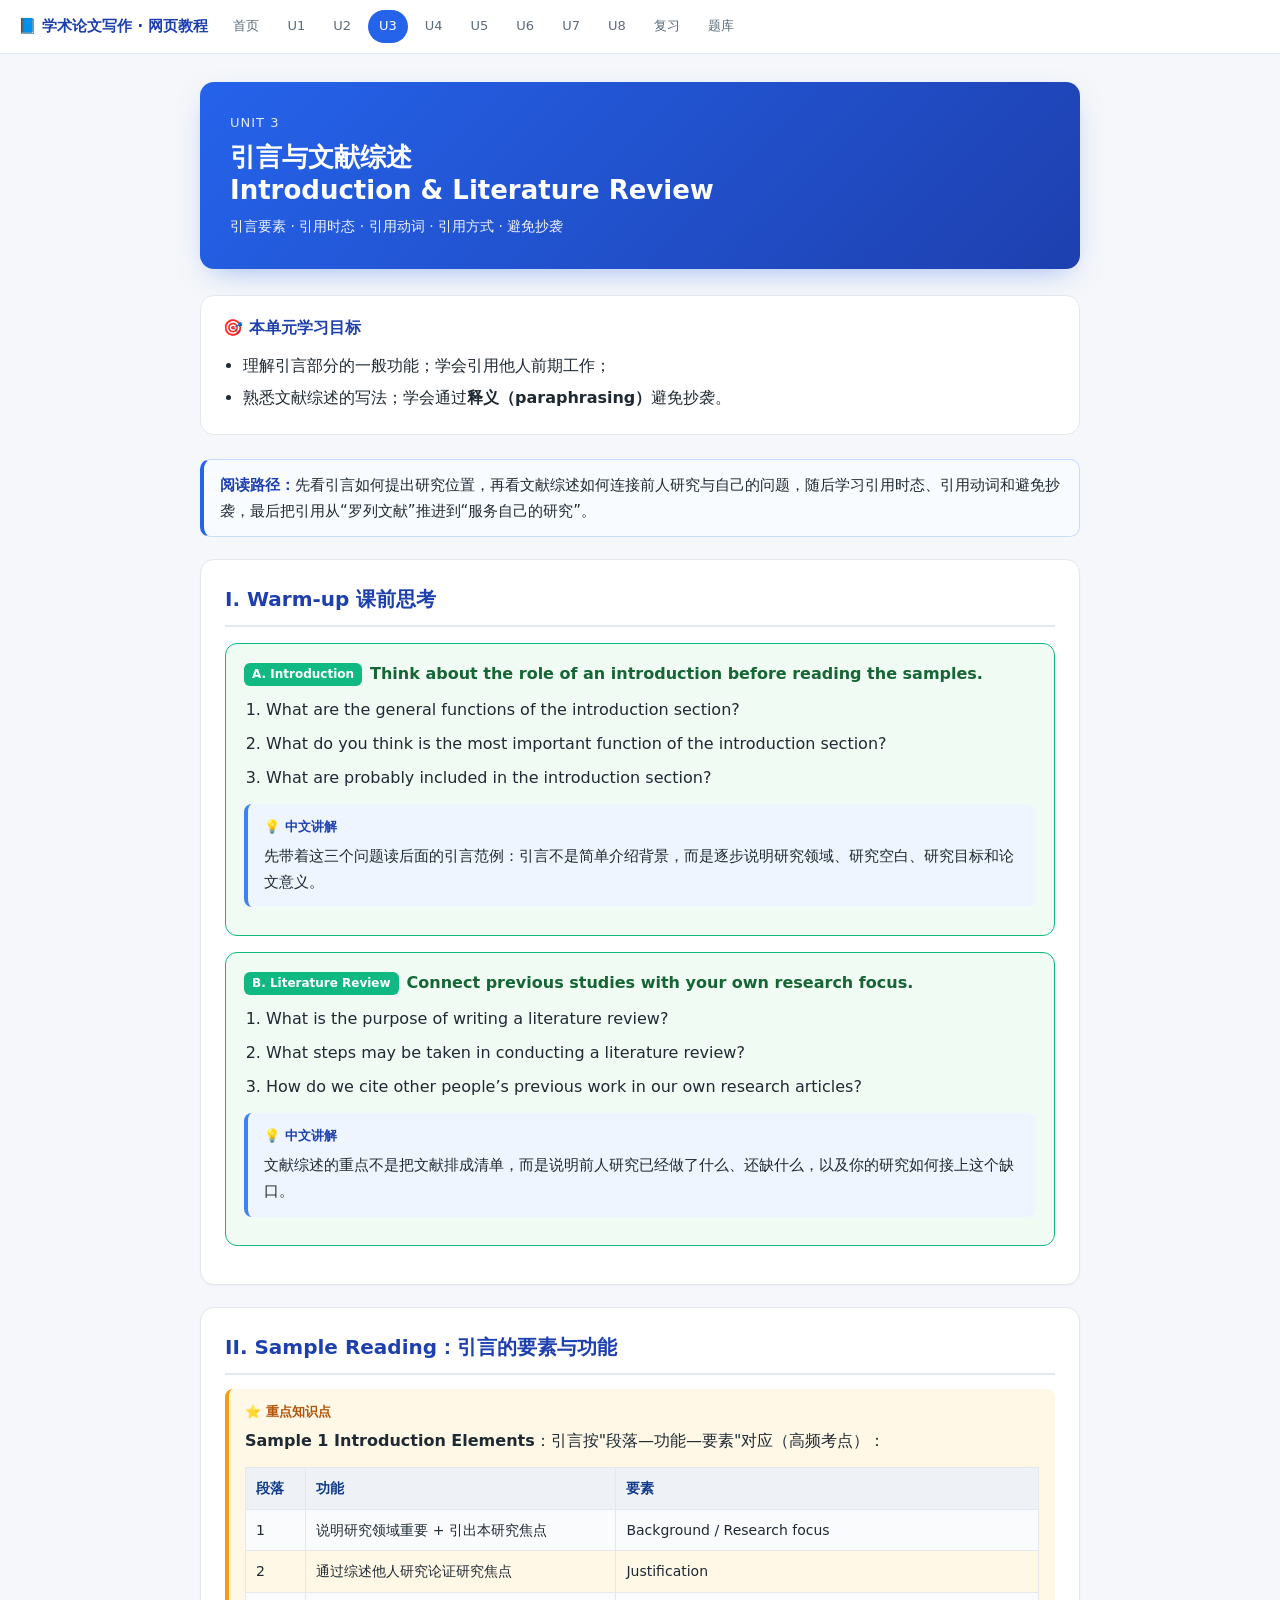
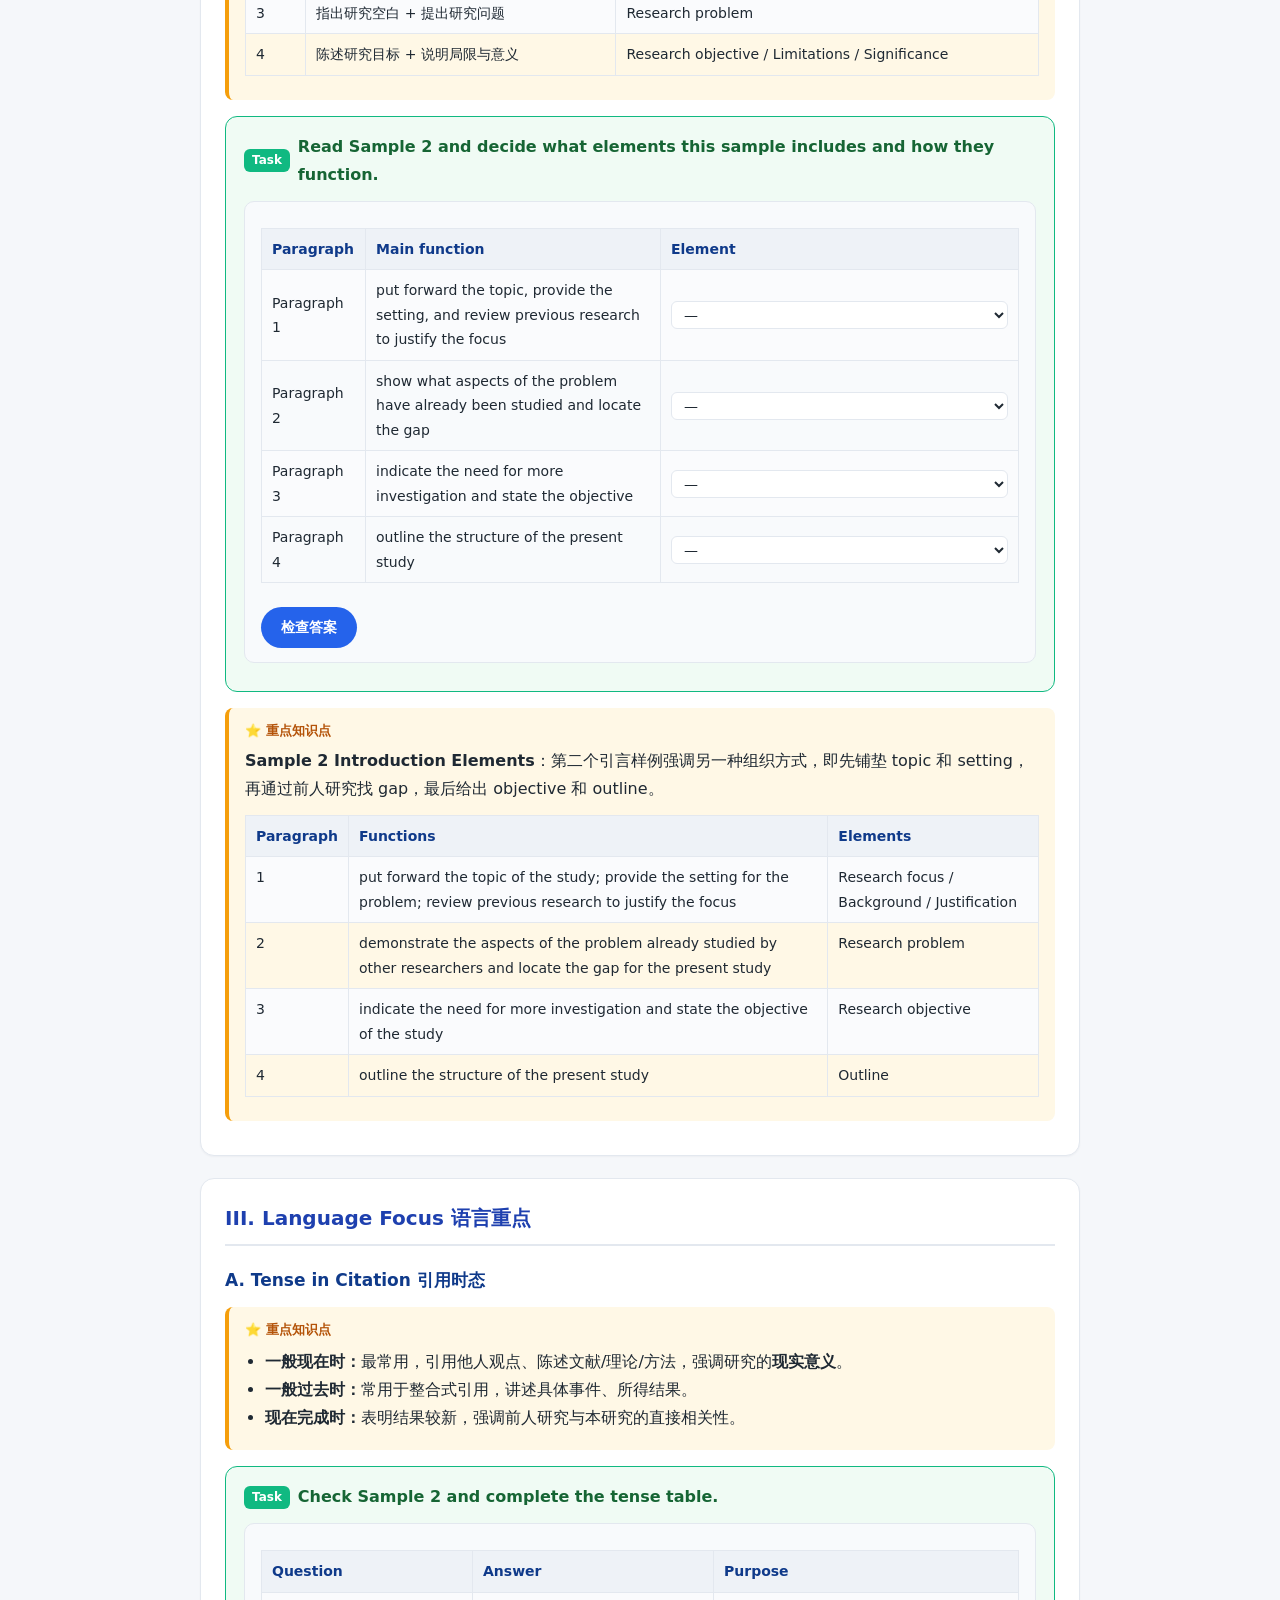
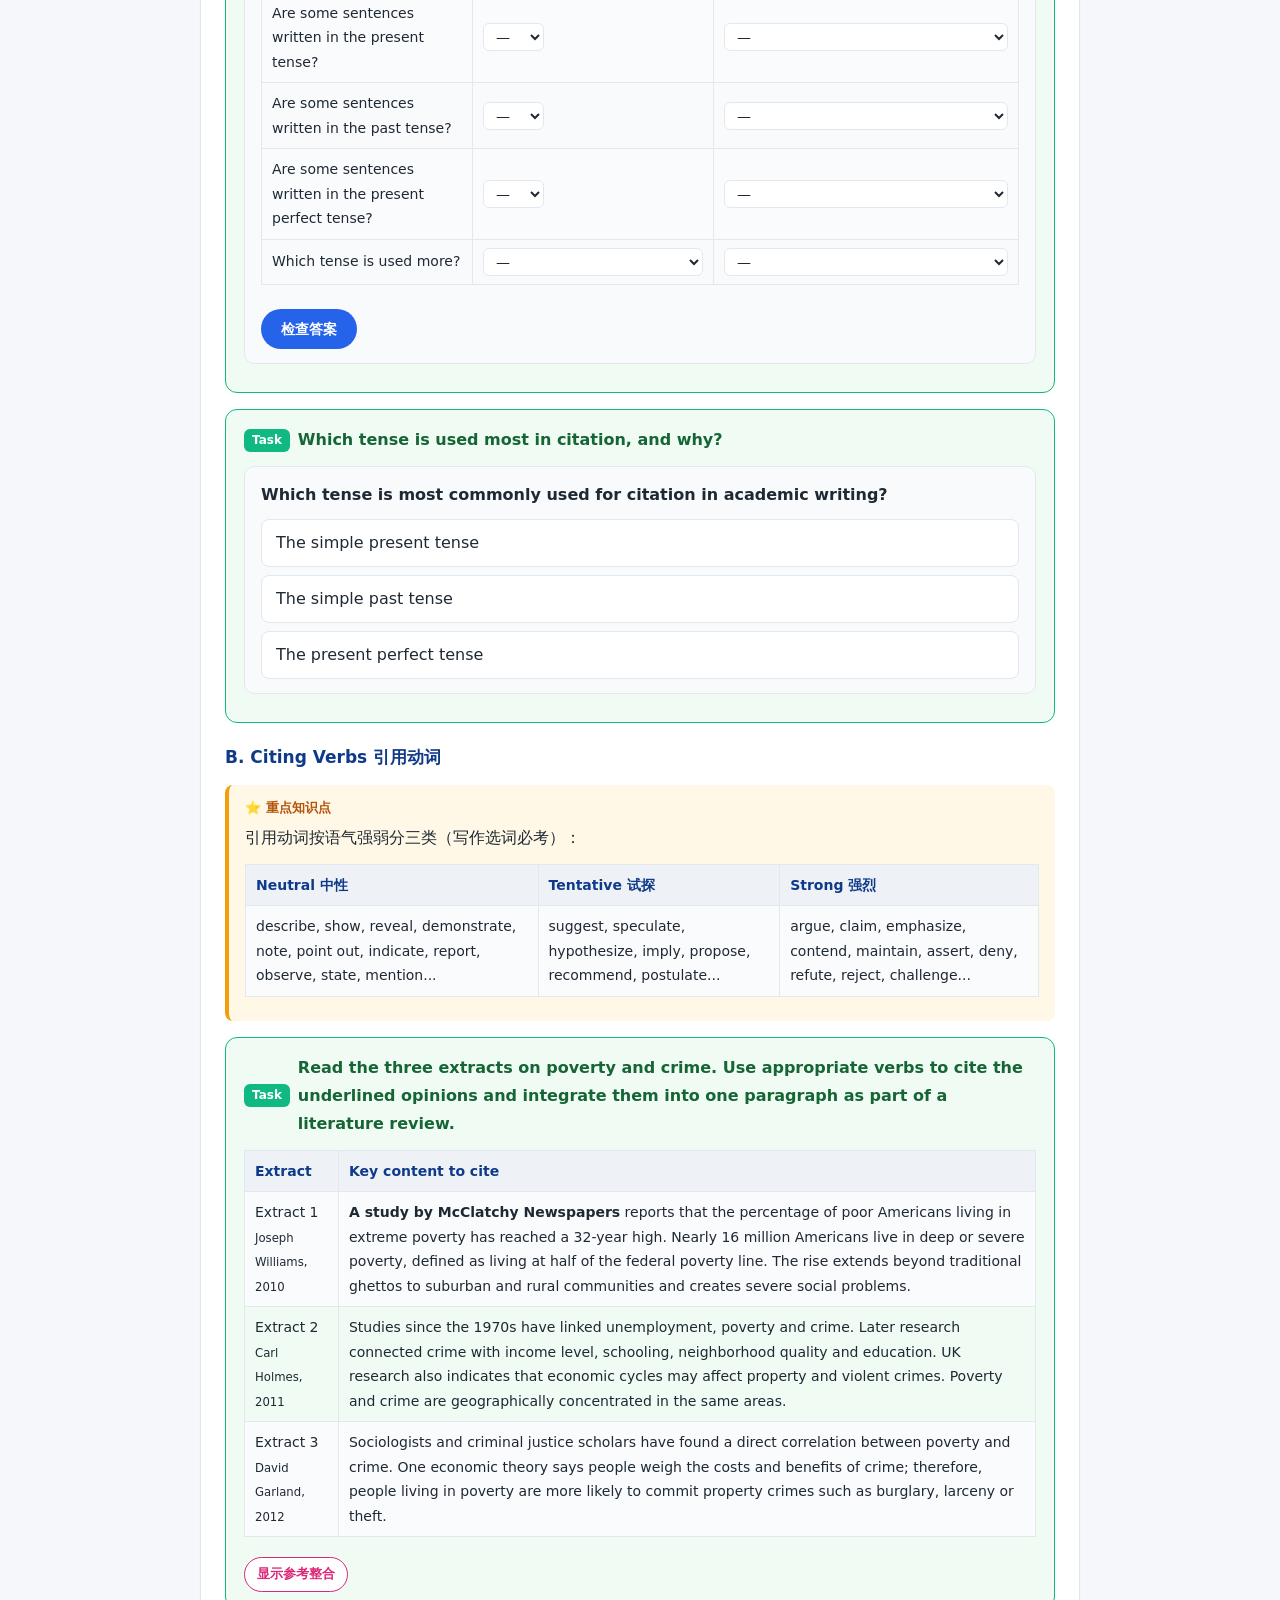
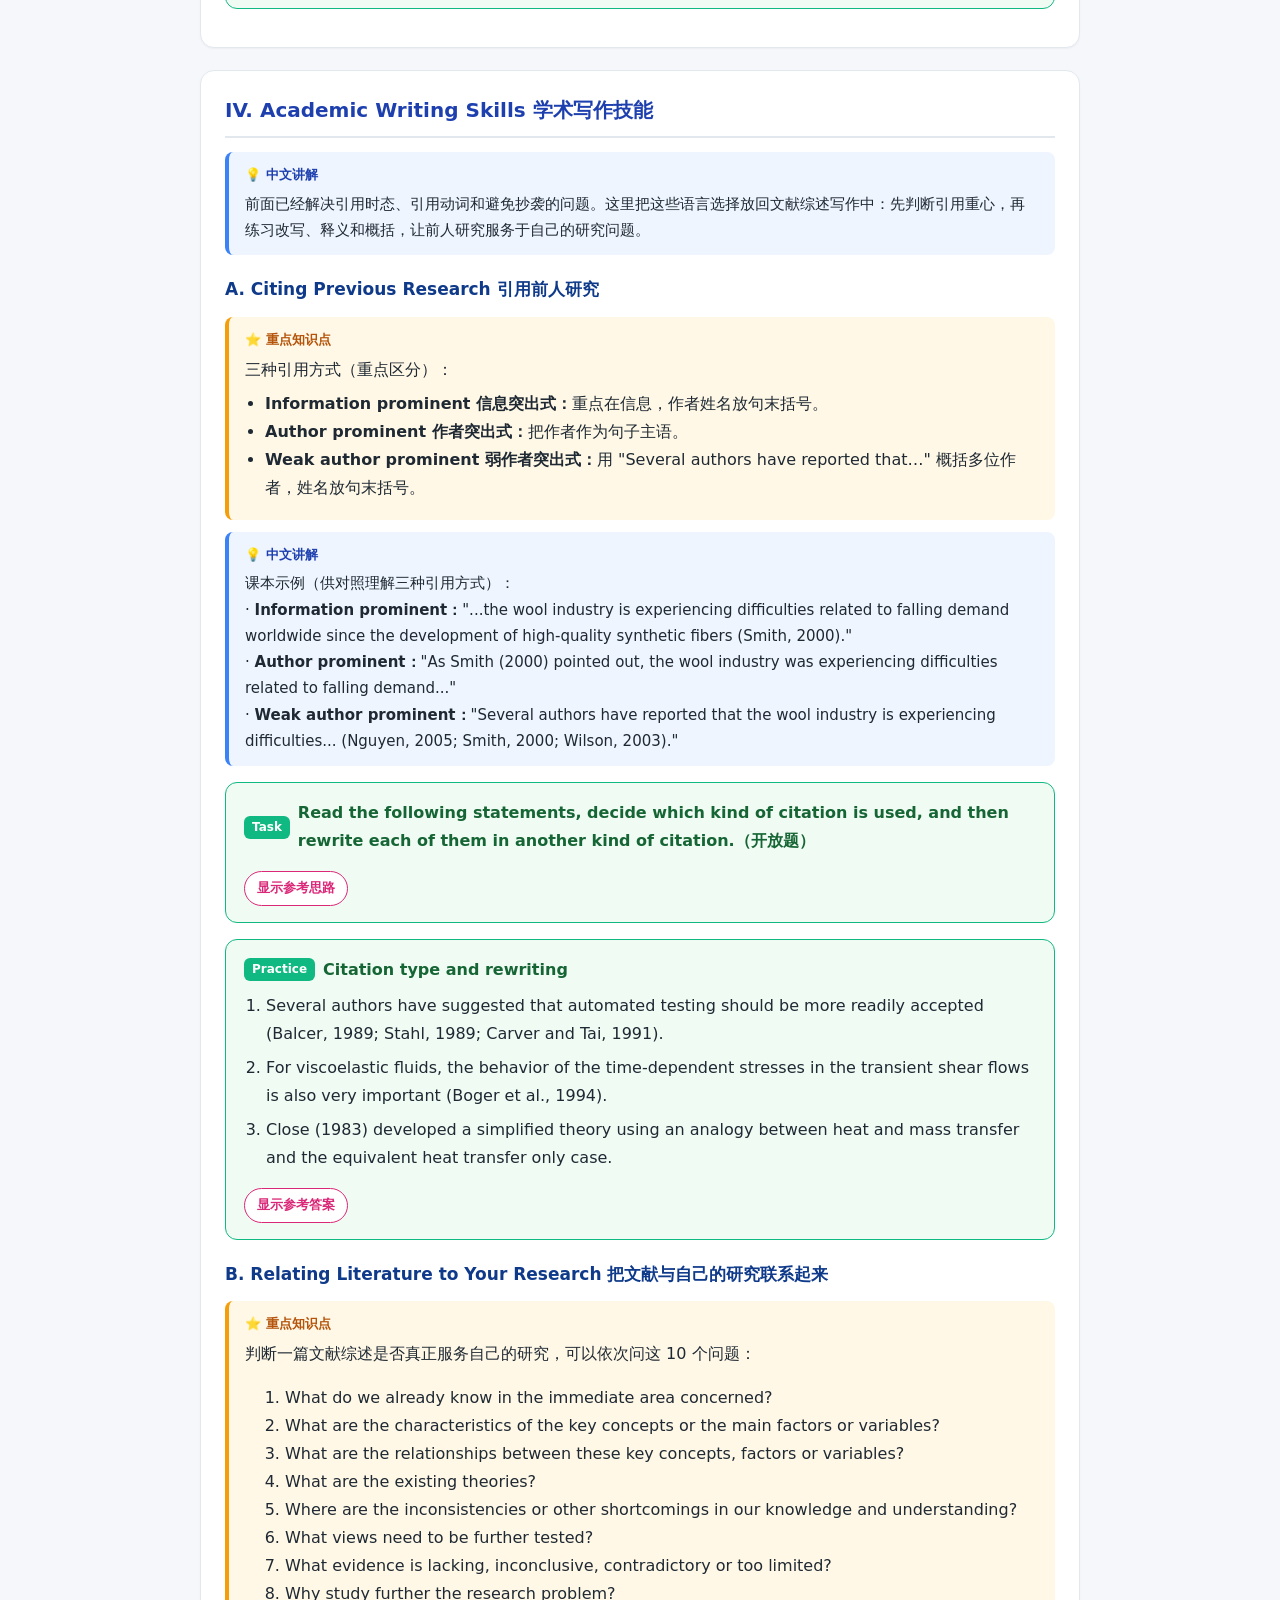
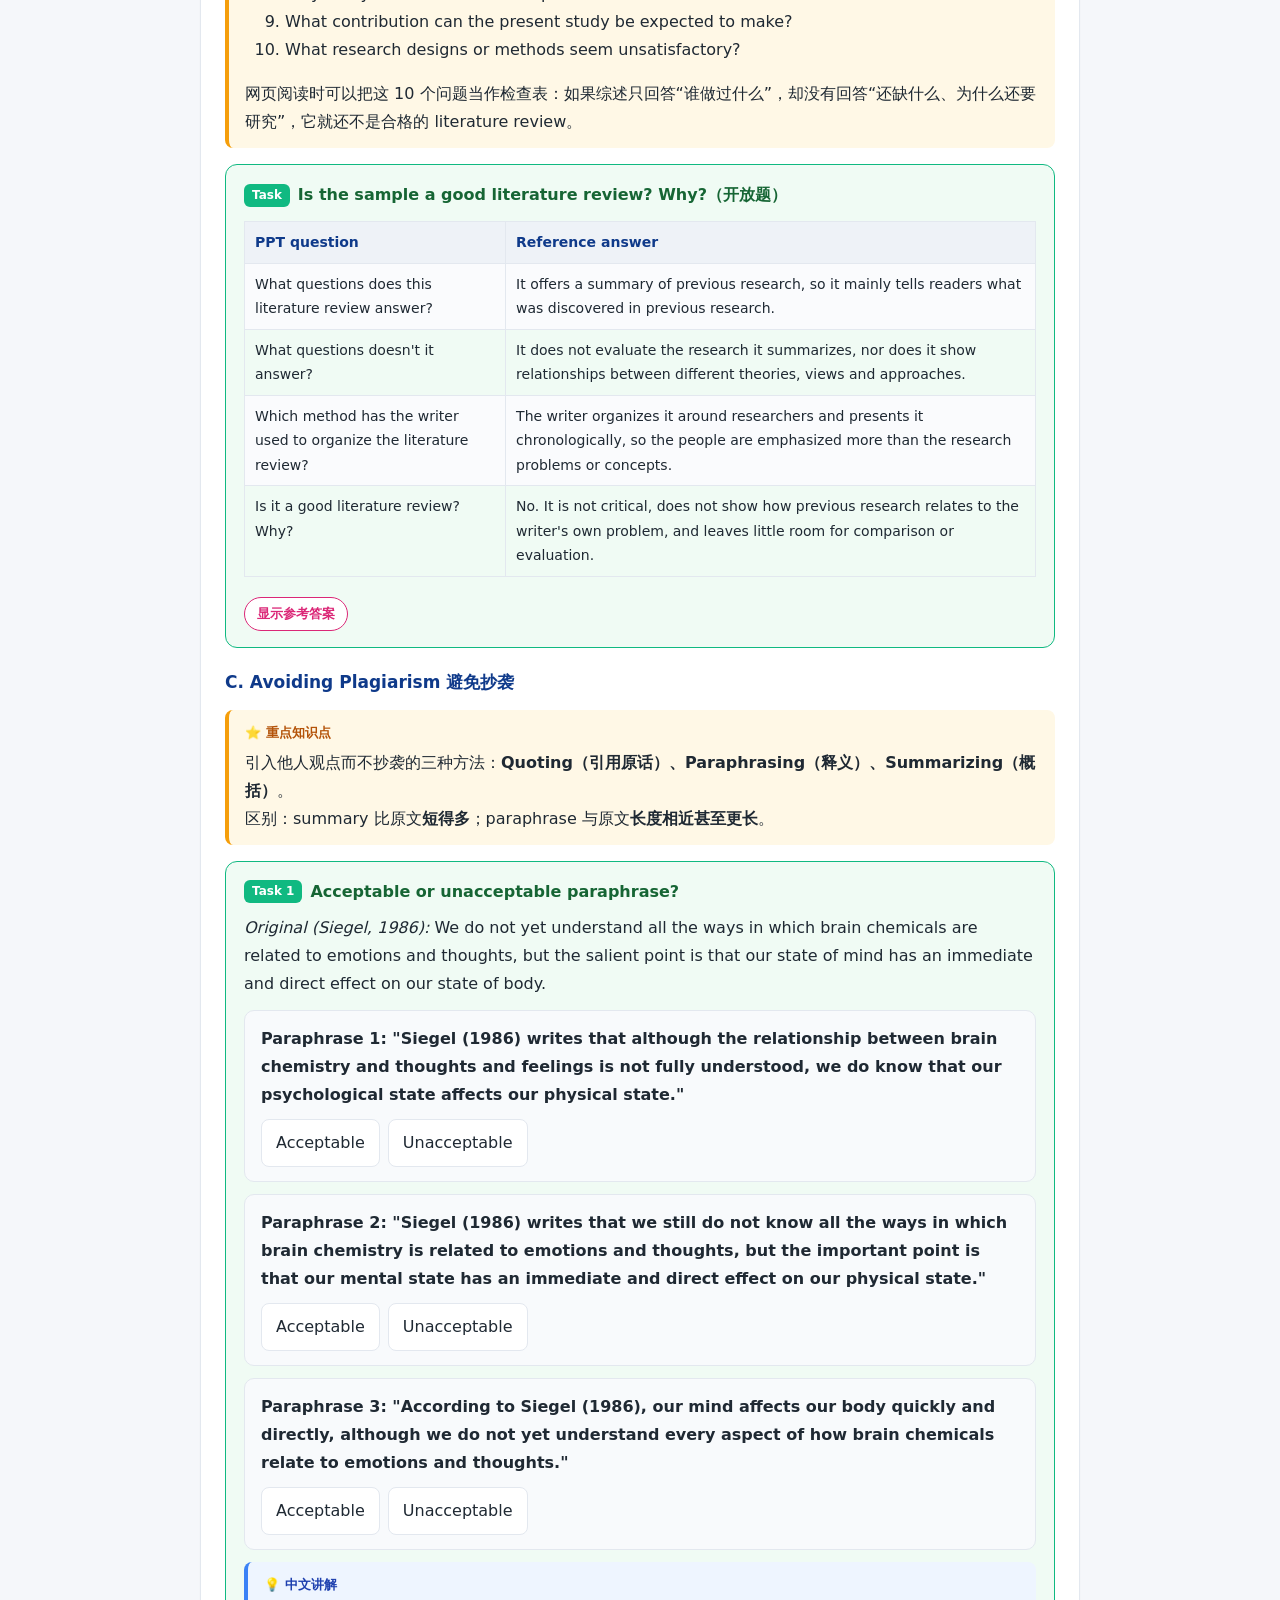
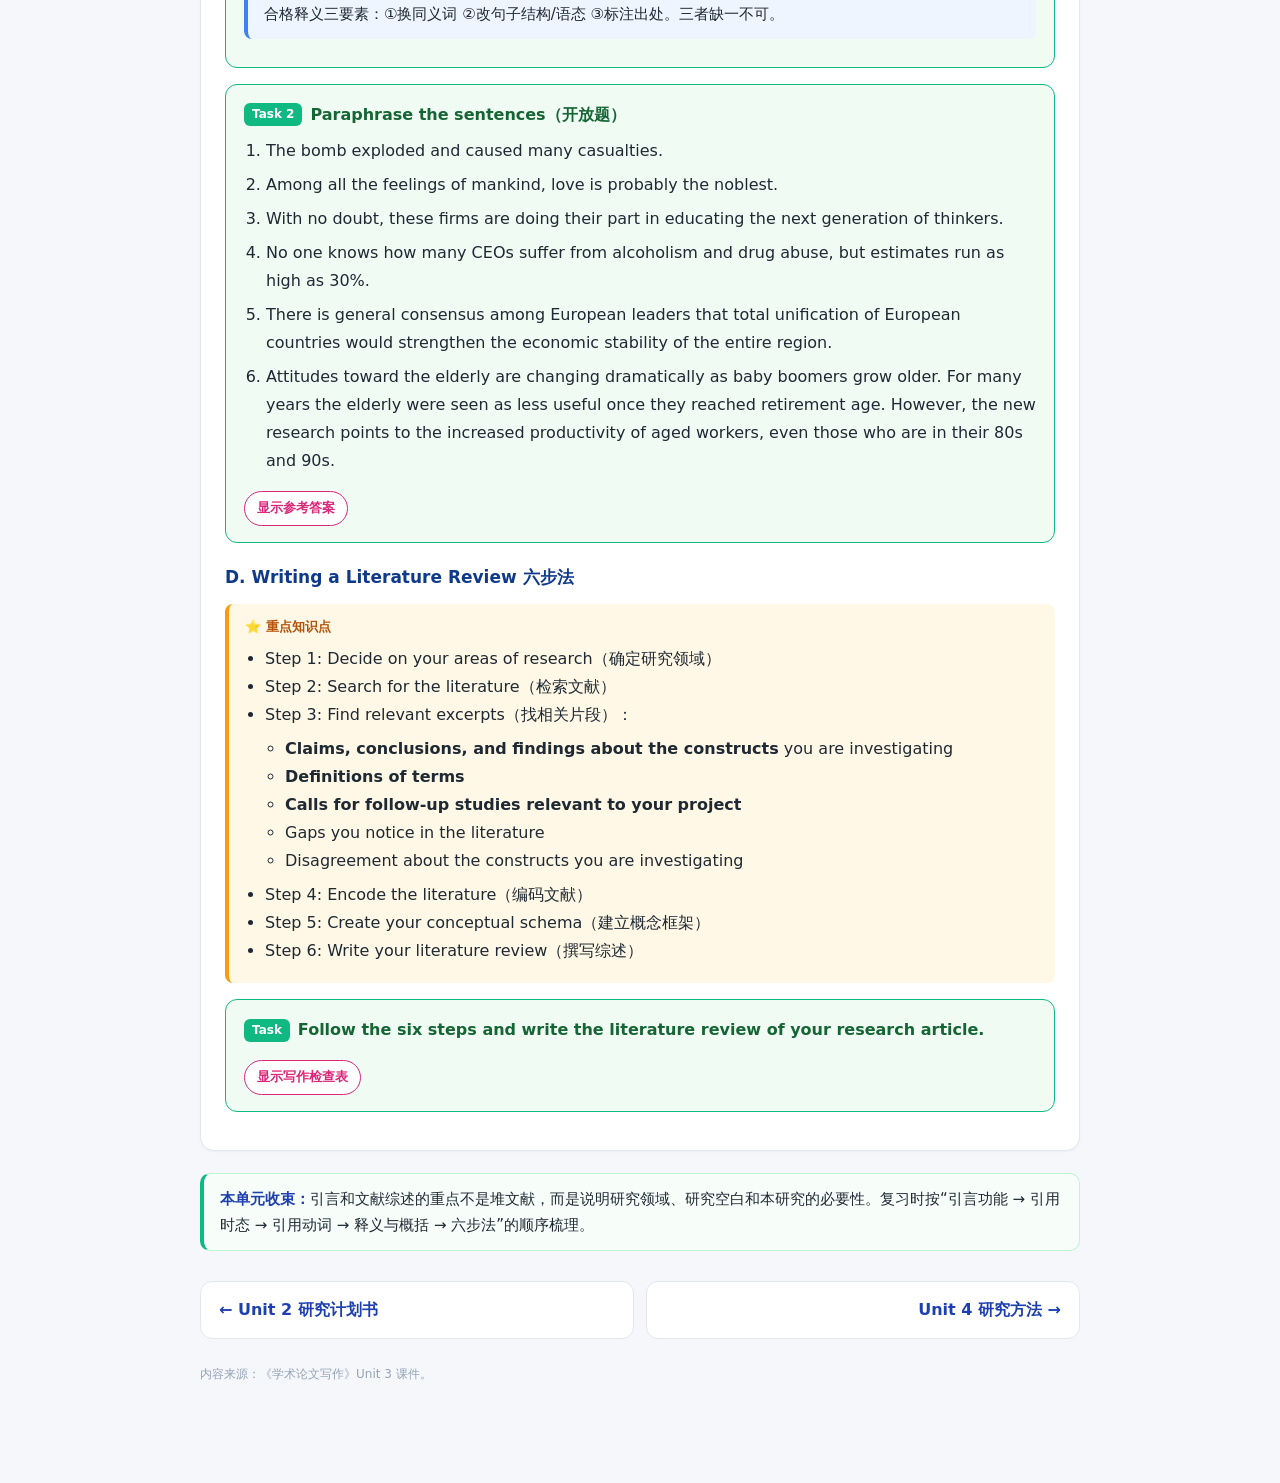
<file: unit3.html>
<!DOCTYPE html>
<html lang="zh-CN">
<head>
<meta charset="UTF-8">
<meta name="viewport" content="width=device-width, initial-scale=1.0">
<title>Unit 3 引言与文献综述 · 学术论文写作</title>
<link rel="icon" type="image/svg+xml" href="assets/blue-book-svgrepo-com.svg?v=20260618-1225">
<link rel="stylesheet" href="style.css?v=20260618-1205">
</head>
<body>
<div class="topbar">
  <span class="home">&#x1F4D8; &#x5B66;&#x672F;&#x8BBA;&#x6587;&#x5199;&#x4F5C; &#x00B7; &#x7F51;&#x9875;&#x6559;&#x7A0B;</span>
  <nav>
    <a href="index.html">首页</a>
    <a href="unit1.html">U1</a><a href="unit2.html">U2</a><a href="unit3.html" class="active">U3</a><a href="unit4.html">U4</a>
    <a href="unit5.html">U5</a><a href="unit6.html">U6</a><a href="unit7.html">U7</a><a href="unit8.html">U8</a><a href="exam-review.html">复习</a><a href="http://186.241.81.118:8110/">题库</a>
  </nav>
</div>

<div class="wrap">
  <div class="page-head">
    <p class="eyebrow">UNIT 3</p>
    <h1>引言与文献综述<br>Introduction &amp; Literature Review</h1>
    <p class="sub">引言要素 · 引用时态 · 引用动词 · 引用方式 · 避免抄袭</p>
  </div>

  <div class="objectives">
    <h3>🎯 本单元学习目标</h3>
    <ul>
      <li>理解引言部分的一般功能；学会引用他人前期工作；</li>
      <li>熟悉文献综述的写法；学会通过<b>释义（paraphrasing）</b>避免抄袭。</li>
    </ul>
  </div>

  <div class="flow"><b>阅读路径：</b>先看引言如何提出研究位置，再看文献综述如何连接前人研究与自己的问题，随后学习引用时态、引用动词和避免抄袭，最后把引用从“罗列文献”推进到“服务自己的研究”。</div>

  <section class="block">
    <h2>I. Warm-up 课前思考</h2>
    <div class="ex">
      <p class="ex-title"><span class="badge">A. Introduction</span> Think about the role of an introduction before reading the samples.</p>
      <ol>
        <li>What are the general functions of the introduction section?</li>
        <li>What do you think is the most important function of the introduction section?</li>
        <li>What are probably included in the introduction section?</li>
      </ol>
      <div class="zh">先带着这三个问题读后面的引言范例：引言不是简单介绍背景，而是逐步说明研究领域、研究空白、研究目标和论文意义。</div>
    </div>
    <div class="ex">
      <p class="ex-title"><span class="badge">B. Literature Review</span> Connect previous studies with your own research focus.</p>
      <ol>
        <li>What is the purpose of writing a literature review?</li>
        <li>What steps may be taken in conducting a literature review?</li>
        <li>How do we cite other people’s previous work in our own research articles?</li>
      </ol>
      <div class="zh">文献综述的重点不是把文献排成清单，而是说明前人研究已经做了什么、还缺什么，以及你的研究如何接上这个缺口。</div>
    </div>
  </section>

  <section class="block">
    <h2>II. Sample Reading：引言的要素与功能</h2>
    <div class="kp">
      <b>Sample 1 Introduction Elements</b>：引言按"段落—功能—要素"对应（高频考点）：
      <table class="tbl">
        <tr><th>段落</th><th>功能</th><th>要素</th></tr>
        <tr><td>1</td><td>说明研究领域重要 + 引出本研究焦点</td><td>Background / Research focus</td></tr>
        <tr><td>2</td><td>通过综述他人研究论证研究焦点</td><td>Justification</td></tr>
        <tr><td>3</td><td>指出研究空白 + 提出研究问题</td><td>Research problem</td></tr>
        <tr><td>4</td><td>陈述研究目标 + 说明局限与意义</td><td>Research objective / Limitations / Significance</td></tr>
      </table>
    </div>
    <div class="ex">
      <p class="ex-title"><span class="badge">Task</span> Read Sample 2 and decide what elements this sample includes and how they function.</p>
      <div class="quiz" data-quiz="check">
        <table class="tbl">
          <tr><th>Paragraph</th><th>Main function</th><th>Element</th></tr>
          <tr><td>Paragraph 1</td><td>put forward the topic, provide the setting, and review previous research to justify the focus</td><td><select data-correct="Research focus / Background / Justification"><option value="">—</option><option>Research focus / Background / Justification</option><option>Research problem</option><option>Research objective</option><option>Outline</option></select></td></tr>
          <tr><td>Paragraph 2</td><td>show what aspects of the problem have already been studied and locate the gap</td><td><select data-correct="Research problem"><option value="">—</option><option>Research focus / Background / Justification</option><option>Research problem</option><option>Research objective</option><option>Outline</option></select></td></tr>
          <tr><td>Paragraph 3</td><td>indicate the need for more investigation and state the objective</td><td><select data-correct="Research objective"><option value="">—</option><option>Research focus / Background / Justification</option><option>Research problem</option><option>Research objective</option><option>Outline</option></select></td></tr>
          <tr><td>Paragraph 4</td><td>outline the structure of the present study</td><td><select data-correct="Outline"><option value="">—</option><option>Research focus / Background / Justification</option><option>Research problem</option><option>Research objective</option><option>Outline</option></select></td></tr>
        </table>
        <button class="check-btn">检查答案</button>
        <div class="explain">PPT 中 Sample 2 的重点是看段落功能如何逐步推进：topic / setting / previous research → gap → objective → outline。</div>
      </div>
    </div>

    <div class="kp">
      <b>Sample 2 Introduction Elements</b>：第二个引言样例强调另一种组织方式，即先铺垫 topic 和 setting，再通过前人研究找 gap，最后给出 objective 和 outline。
      <table class="tbl">
        <tr><th>Paragraph</th><th>Functions</th><th>Elements</th></tr>
        <tr><td>1</td><td>put forward the topic of the study; provide the setting for the problem; review previous research to justify the focus</td><td>Research focus / Background / Justification</td></tr>
        <tr><td>2</td><td>demonstrate the aspects of the problem already studied by other researchers and locate the gap for the present study</td><td>Research problem</td></tr>
        <tr><td>3</td><td>indicate the need for more investigation and state the objective of the study</td><td>Research objective</td></tr>
        <tr><td>4</td><td>outline the structure of the present study</td><td>Outline</td></tr>
      </table>
    </div>
  </section>

  <section class="block">
    <h2>III. Language Focus 语言重点</h2>

    <h3>A. Tense in Citation 引用时态</h3>
    <div class="kp">
      <ul>
        <li><b>一般现在时：</b>最常用，引用他人观点、陈述文献/理论/方法，强调研究的<b>现实意义</b>。</li>
        <li><b>一般过去时：</b>常用于整合式引用，讲述具体事件、所得结果。</li>
        <li><b>现在完成时：</b>表明结果较新，强调前人研究与本研究的直接相关性。</li>
      </ul>
    </div>
    <div class="ex">
      <p class="ex-title"><span class="badge">Task</span> Check Sample 2 and complete the tense table.</p>
      <div class="quiz" data-quiz="check">
        <table class="tbl">
          <tr><th>Question</th><th>Answer</th><th>Purpose</th></tr>
          <tr><td>Are some sentences written in the present tense?</td><td><select data-correct="Yes"><option value="">—</option><option>Yes</option><option>No</option></select></td><td><select data-correct="present significance"><option value="">—</option><option>present significance</option><option>recounting particulars</option><option>recent and directly relevant results</option></select></td></tr>
          <tr><td>Are some sentences written in the past tense?</td><td><select data-correct="Yes"><option value="">—</option><option>Yes</option><option>No</option></select></td><td><select data-correct="recounting particulars"><option value="">—</option><option>present significance</option><option>recounting particulars</option><option>recent and directly relevant results</option></select></td></tr>
          <tr><td>Are some sentences written in the present perfect tense?</td><td><select data-correct="Yes"><option value="">—</option><option>Yes</option><option>No</option></select></td><td><select data-correct="recent and directly relevant results"><option value="">—</option><option>present significance</option><option>recounting particulars</option><option>recent and directly relevant results</option></select></td></tr>
          <tr><td>Which tense is used more?</td><td><select data-correct="The present tense"><option value="">—</option><option>The present tense</option><option>The past tense</option><option>The present perfect tense</option></select></td><td><select data-correct="present significance"><option value="">—</option><option>present significance</option><option>recounting particulars</option><option>recent and directly relevant results</option></select></td></tr>
        </table>
        <button class="check-btn">检查答案</button>
        <div class="explain">Sample 2 中三种时态都出现，但一般现在时最多，因为文献综述常用它来呈现他人观点、理论和研究的当前意义。过去时用于具体事件或结果；现在完成时强调已有研究到现在仍直接相关。</div>
      </div>
    </div>
    <div class="ex">
      <p class="ex-title"><span class="badge">Task</span> Which tense is used most in citation, and why?</p>
      <div class="quiz" data-quiz="mc">
        <p class="stem">Which tense is most commonly used for citation in academic writing?</p>
        <div class="opts">
          <button class="opt" data-correct>The simple present tense</button>
          <button class="opt">The simple past tense</button>
          <button class="opt">The present perfect tense</button>
        </div>
        <div class="explain">用得最多的是一般现在时，因为它强调研究的<b>当下意义</b>（present significance）。过去时用于具体结果/事件；现在完成时强调结果之新与相关性。</div>
      </div>
    </div>

    <h3>B. Citing Verbs 引用动词</h3>
    <div class="kp">
      引用动词按语气强弱分三类（写作选词必考）：
      <table class="tbl">
        <tr><th>Neutral 中性</th><th>Tentative 试探</th><th>Strong 强烈</th></tr>
        <tr>
          <td>describe, show, reveal, demonstrate, note, point out, indicate, report, observe, state, mention...</td>
          <td>suggest, speculate, hypothesize, imply, propose, recommend, postulate...</td>
          <td>argue, claim, emphasize, contend, maintain, assert, deny, refute, reject, challenge...</td>
        </tr>
      </table>
    </div>
    <div class="ex">
      <p class="ex-title"><span class="badge">Task</span> Read the three extracts on poverty and crime. Use appropriate verbs to cite the underlined opinions and integrate them into one paragraph as part of a literature review.</p>
      <table class="tbl">
        <tr><th>Extract</th><th>Key content to cite</th></tr>
        <tr>
          <td>Extract 1<br><small>Joseph Williams, 2010</small></td>
          <td><b>A study by McClatchy Newspapers</b> reports that the percentage of poor Americans living in extreme poverty has reached a 32-year high. Nearly 16 million Americans live in deep or severe poverty, defined as living at half of the federal poverty line. The rise extends beyond traditional ghettos to suburban and rural communities and creates severe social problems.</td>
        </tr>
        <tr>
          <td>Extract 2<br><small>Carl Holmes, 2011</small></td>
          <td>Studies since the 1970s have linked unemployment, poverty and crime. Later research connected crime with income level, schooling, neighborhood quality and education. UK research also indicates that economic cycles may affect property and violent crimes. Poverty and crime are geographically concentrated in the same areas.</td>
        </tr>
        <tr>
          <td>Extract 3<br><small>David Garland, 2012</small></td>
          <td>Sociologists and criminal justice scholars have found a direct correlation between poverty and crime. One economic theory says people weigh the costs and benefits of crime; therefore, people living in poverty are more likely to commit property crimes such as burglary, larceny or theft.</td>
        </tr>
      </table>
      <span class="answer-toggle">显示参考整合</span>
      <div class="answer">
        A study by Williams (2010) <b>reports</b> that the percentage of poor Americans living in extreme poverty has reached a 32-year high, resulting in severe social problems. The findings are <b>supported</b> by Holmes (2011), who further <b>states</b> that there is a link between unemployment, poverty and crime, and that the two are geographically concentrated in the same areas. This opinion is theoretically explained from an economic perspective of crime: people weigh the consequences of committing crime and resort to it only if the costs are outweighed by the potential benefits (Garland, 2012).
      </div>
    </div>
  </section>

  <section class="block">
    <h2>IV. Academic Writing Skills 学术写作技能</h2>
    <div class="zh">前面已经解决引用时态、引用动词和避免抄袭的问题。这里把这些语言选择放回文献综述写作中：先判断引用重心，再练习改写、释义和概括，让前人研究服务于自己的研究问题。</div>

    <h3>A. Citing Previous Research 引用前人研究</h3>
    <div class="kp">
      三种引用方式（重点区分）：
      <ul>
        <li><b>Information prominent 信息突出式：</b>重点在信息，作者姓名放句末括号。</li>
        <li><b>Author prominent 作者突出式：</b>把作者作为句子主语。</li>
        <li><b>Weak author prominent 弱作者突出式：</b>用 "Several authors have reported that…" 概括多位作者，姓名放句末括号。</li>
      </ul>
    </div>
    <div class="zh">
      课本示例（供对照理解三种引用方式）：<br>
      · <b>Information prominent：</b>"...the wool industry is experiencing difficulties related to falling demand worldwide since the development of high-quality synthetic fibers (Smith, 2000)."<br>
      · <b>Author prominent：</b>"As Smith (2000) pointed out, the wool industry was experiencing difficulties related to falling demand..."<br>
      · <b>Weak author prominent：</b>"Several authors have reported that the wool industry is experiencing difficulties... (Nguyen, 2005; Smith, 2000; Wilson, 2003)."
    </div>
    <div class="ex">
      <p class="ex-title"><span class="badge">Task</span> Read the following statements, decide which kind of citation is used, and then rewrite each of them in another kind of citation.（开放题）</p>
      <span class="answer-toggle">显示参考思路</span>
      <div class="answer">
        判断要点：作者姓名出现在<b>句末括号</b>＝信息突出式；作者作为<b>句子主语/出发点</b>（As X pointed out / X found that）＝作者突出式；用 <b>"Several authors have reported that…"</b> 概括多位作者＝弱作者突出式。改写时在这三种之间转换即可（如把信息突出式改为 "As Smith (2000) pointed out, ..." 的作者突出式）。
      </div>
    </div>

    <div class="ex">
      <p class="ex-title"><span class="badge">Practice</span> Citation type and rewriting</p>
      <ol>
        <li>Several authors have suggested that automated testing should be more readily accepted (Balcer, 1989; Stahl, 1989; Carver and Tai, 1991).</li>
        <li>For viscoelastic fluids, the behavior of the time-dependent stresses in the transient shear flows is also very important (Boger et al., 1994).</li>
        <li>Close (1983) developed a simplified theory using an analogy between heat and mass transfer and the equivalent heat transfer only case.</li>
      </ol>
      <span class="answer-toggle">显示参考答案</span>
      <div class="answer">
        <ol>
          <li><b>Weak author prominent citation.</b> It can be rewritten as: <i>It has been suggested that automated testing should be more readily accepted (Balcer, 1989; Stahl, 1989; Carver and Tai, 1991).</i></li>
          <li><b>Information prominent citation.</b> It can be rewritten as: <i>Boger et al. (1994) claim that, for viscoelastic fluids, the behaviour of the time-dependent stresses in the transient shear flows is also very important.</i></li>
          <li><b>Author prominent citation.</b> It can be rewritten as: <i>A simplified theory has been developed using an analogy between heat and mass transfer and the equivalent heat transfer only case (Close, 1983).</i></li>
        </ol>
      </div>
    </div>

    <h3>B. Relating Literature to Your Research 把文献与自己的研究联系起来</h3>
    <div class="kp">
      判断一篇文献综述是否真正服务自己的研究，可以依次问这 10 个问题：
      <ol>
        <li>What do we already know in the immediate area concerned?</li>
        <li>What are the characteristics of the key concepts or the main factors or variables?</li>
        <li>What are the relationships between these key concepts, factors or variables?</li>
        <li>What are the existing theories?</li>
        <li>Where are the inconsistencies or other shortcomings in our knowledge and understanding?</li>
        <li>What views need to be further tested?</li>
        <li>What evidence is lacking, inconclusive, contradictory or too limited?</li>
        <li>Why study further the research problem?</li>
        <li>What contribution can the present study be expected to make?</li>
        <li>What research designs or methods seem unsatisfactory?</li>
      </ol>
      网页阅读时可以把这 10 个问题当作检查表：如果综述只回答“谁做过什么”，却没有回答“还缺什么、为什么还要研究”，它就还不是合格的 literature review。
    </div>
    <div class="ex">
      <p class="ex-title"><span class="badge">Task</span> Is the sample a good literature review? Why?（开放题）</p>
      <table class="tbl">
        <tr><th>PPT question</th><th>Reference answer</th></tr>
        <tr><td>What questions does this literature review answer?</td><td>It offers a summary of previous research, so it mainly tells readers what was discovered in previous research.</td></tr>
        <tr><td>What questions doesn't it answer?</td><td>It does not evaluate the research it summarizes, nor does it show relationships between different theories, views and approaches.</td></tr>
        <tr><td>Which method has the writer used to organize the literature review?</td><td>The writer organizes it around researchers and presents it chronologically, so the people are emphasized more than the research problems or concepts.</td></tr>
        <tr><td>Is it a good literature review? Why?</td><td>No. It is not critical, does not show how previous research relates to the writer's own problem, and leaves little room for comparison or evaluation.</td></tr>
      </table>
      <span class="answer-toggle">显示参考答案</span>
      <div class="answer">
        <b>不是一篇好综述。</b>它只<b>总结</b>前人研究，没有<b>评价</b>，也没展示不同理论/观点之间的<b>关系</b>。读完后仍不知哪些理论重要、哪些没定论、有何不足。它按"研究者"而非"研究内容"组织、并按时间排列，强调了人而非其工作，导致难以比较、评价。主要问题：没有展示前人研究与作者自己研究问题的关系。
      </div>
    </div>

    <h3>C. Avoiding Plagiarism 避免抄袭</h3>
    <div class="kp">
      引入他人观点而不抄袭的三种方法：<b>Quoting（引用原话）、Paraphrasing（释义）、Summarizing（概括）</b>。<br>
      区别：summary 比原文<b>短得多</b>；paraphrase 与原文<b>长度相近甚至更长</b>。
    </div>
    <div class="ex">
      <p class="ex-title"><span class="badge">Task 1</span> Acceptable or unacceptable paraphrase?</p>
      <p class="q"><i>Original (Siegel, 1986):</i> We do not yet understand all the ways in which brain chemicals are related to emotions and thoughts, but the salient point is that our state of mind has an immediate and direct effect on our state of body.</p>
      <div class="quiz" data-quiz="mc">
        <p class="stem">Paraphrase 1: "Siegel (1986) writes that although the relationship between brain chemistry and thoughts and feelings is not fully understood, we do know that our psychological state affects our physical state."</p>
        <div class="opts row"><button class="opt" data-correct>Acceptable</button><button class="opt">Unacceptable</button></div>
        <div class="explain">可接受 ✓：使用了同义词、改变了句子结构和语态，并标注了出处。</div>
      </div>
      <div class="quiz" data-quiz="mc">
        <p class="stem">Paraphrase 2: "Siegel (1986) writes that we still do not know all the ways in which brain chemistry is related to emotions and thoughts, but the important point is that our mental state has an immediate and direct effect on our physical state."</p>
        <div class="opts row"><button class="opt">Acceptable</button><button class="opt" data-correct>Unacceptable</button></div>
        <div class="explain">不可接受 ✗：句子结构与原文完全相同，只换了个别同义词，其余措辞照搬。即使提了出处，仍属抄袭。</div>
      </div>
      <div class="quiz" data-quiz="mc">
        <p class="stem">Paraphrase 3: "According to Siegel (1986), our mind affects our body quickly and directly, although we do not yet understand every aspect of how brain chemicals relate to emotions and thoughts."</p>
        <div class="opts row"><button class="opt">Acceptable</button><button class="opt" data-correct>Unacceptable</button></div>
        <div class="explain">不可接受 ✗：虽改变了结构，但 key phrases 直接照搬原文。即使提了出处，仍属抄袭。</div>
      </div>
      <div class="zh">合格释义三要素：①换同义词 ②改句子结构/语态 ③标注出处。三者缺一不可。</div>
    </div>

    <div class="ex">
      <p class="ex-title"><span class="badge">Task 2</span> Paraphrase the sentences（开放题）</p>
      <ol>
        <li>The bomb exploded and caused many casualties.</li>
        <li>Among all the feelings of mankind, love is probably the noblest.</li>
        <li>With no doubt, these firms are doing their part in educating the next generation of thinkers.</li>
        <li>No one knows how many CEOs suffer from alcoholism and drug abuse, but estimates run as high as 30%.</li>
        <li>There is general consensus among European leaders that total unification of European countries would strengthen the economic stability of the entire region.</li>
        <li>Attitudes toward the elderly are changing dramatically as baby boomers grow older. For many years the elderly were seen as less useful once they reached retirement age. However, the new research points to the increased productivity of aged workers, even those who are in their 80s and 90s.</li>
      </ol>
      <span class="answer-toggle">显示参考答案</span>
      <div class="answer">
        <ol>
          <li>The bomb explosion led to a great number of injuries and deaths.</li>
          <li>There is probably no other feeling that is nobler than love.</li>
          <li>It cannot be denied that these firms are participating in turning out the future thinkers.</li>
          <li>The estimated percentage of CEOs who are alcoholics and abuse drugs is up to 30%.</li>
          <li>European leaders generally agree that if European countries would unify, there would be a more stable economy.</li>
          <li>New research indicates that older aged workers are productive, even into their 80s and 90s. As a result, attitudes toward the elderly are "changing dramatically" from the view that the elderly were no longer "useful" once they retired.</li>
        </ol>
      </div>
    </div>

    <h3>D. Writing a Literature Review 六步法</h3>
    <div class="kp">
      <ul>
        <li>Step 1: Decide on your areas of research（确定研究领域）</li>
        <li>Step 2: Search for the literature（检索文献）</li>
        <li>Step 3: Find relevant excerpts（找相关片段）：
          <ul>
            <li><b>Claims, conclusions, and findings about the constructs</b> you are investigating</li>
            <li><b>Definitions of terms</b></li>
            <li><b>Calls for follow-up studies relevant to your project</b></li>
            <li>Gaps you notice in the literature</li>
            <li>Disagreement about the constructs you are investigating</li>
          </ul>
        </li>
        <li>Step 4: Encode the literature（编码文献）</li>
        <li>Step 5: Create your conceptual schema（建立概念框架）</li>
        <li>Step 6: Write your literature review（撰写综述）</li>
      </ul>
    </div>
    <div class="ex">
      <p class="ex-title"><span class="badge">Task</span> Follow the six steps and write the literature review of your research article.</p>
      <span class="answer-toggle">显示写作检查表</span>
      <div class="answer">写作前先确认：研究领域已经限定；文献来源可追溯；摘录不是随机句子，而是 claims / definitions / follow-up calls / gaps / disagreement；摘录已按主题编码；概念框架能解释文献之间的关系；最后成文时围绕自己的研究问题组织，而不是按作者逐个罗列。</div>
    </div>
  </section>

  <div class="takeaway"><b>本单元收束：</b>引言和文献综述的重点不是堆文献，而是说明研究领域、研究空白和本研究的必要性。复习时按“引言功能 → 引用时态 → 引用动词 → 释义与概括 → 六步法”的顺序梳理。</div>

  <div class="pager">
    <a class="prev" href="unit2.html">← Unit 2 研究计划书</a>
    <a class="next" href="unit4.html">Unit 4 研究方法 →</a>
  </div>
  <p style="margin-top:20px"><small class="src">内容来源：《学术论文写作》Unit 3 课件。</small></p>
</div>
<script src="app.js?v=20260618-1205"></script>
</body>
</html>
</file>
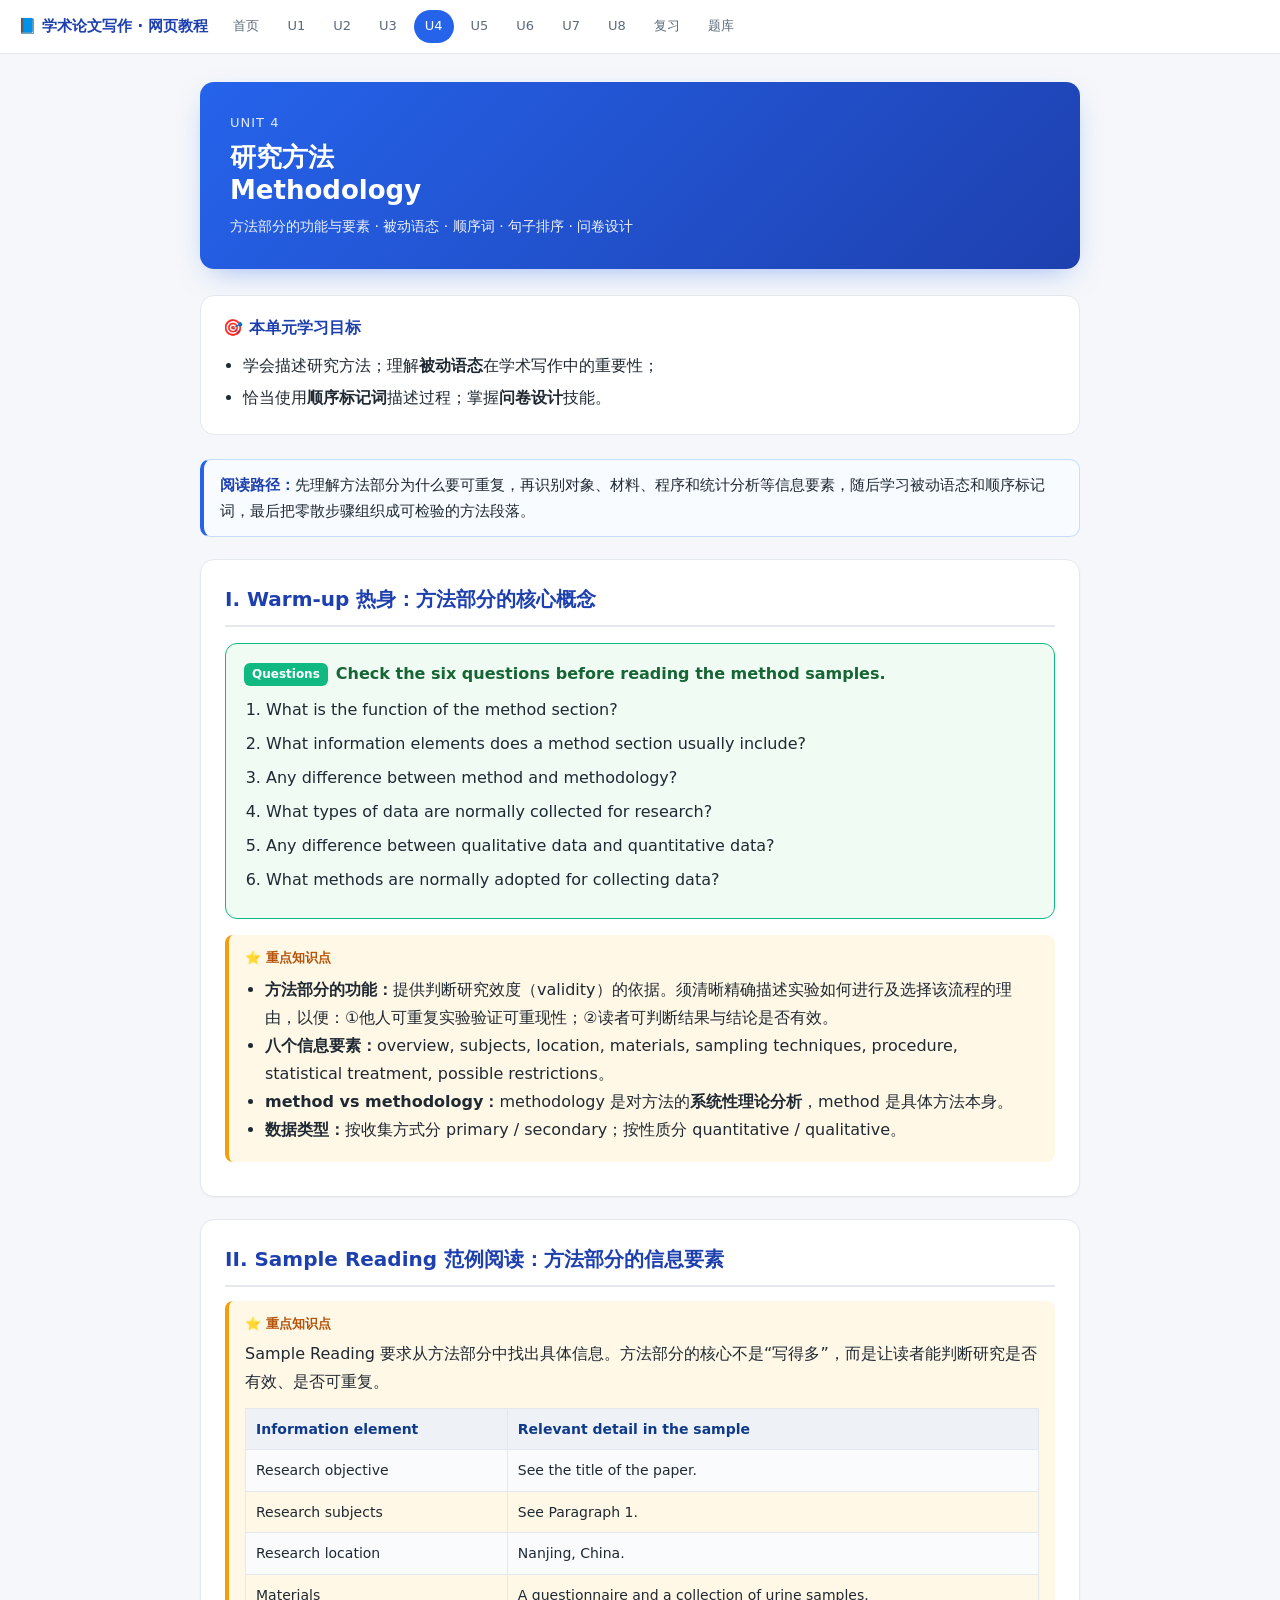
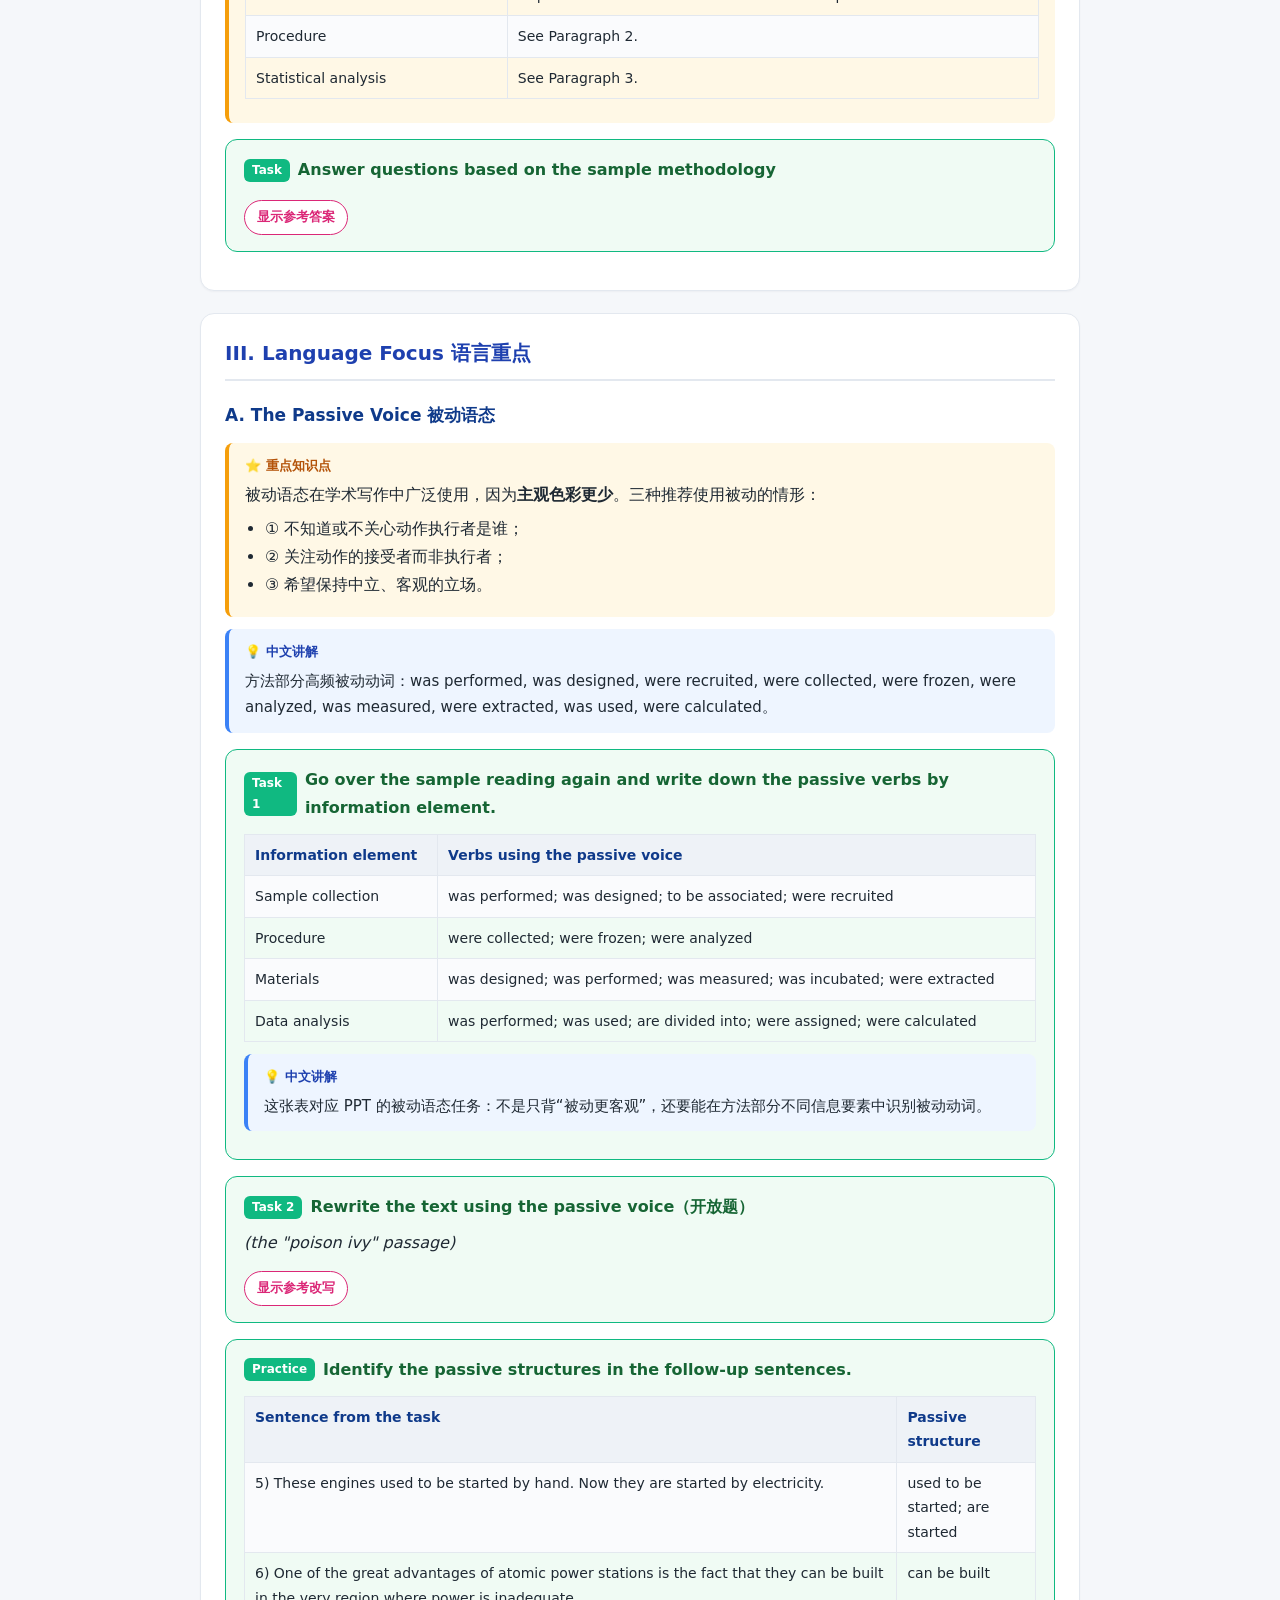
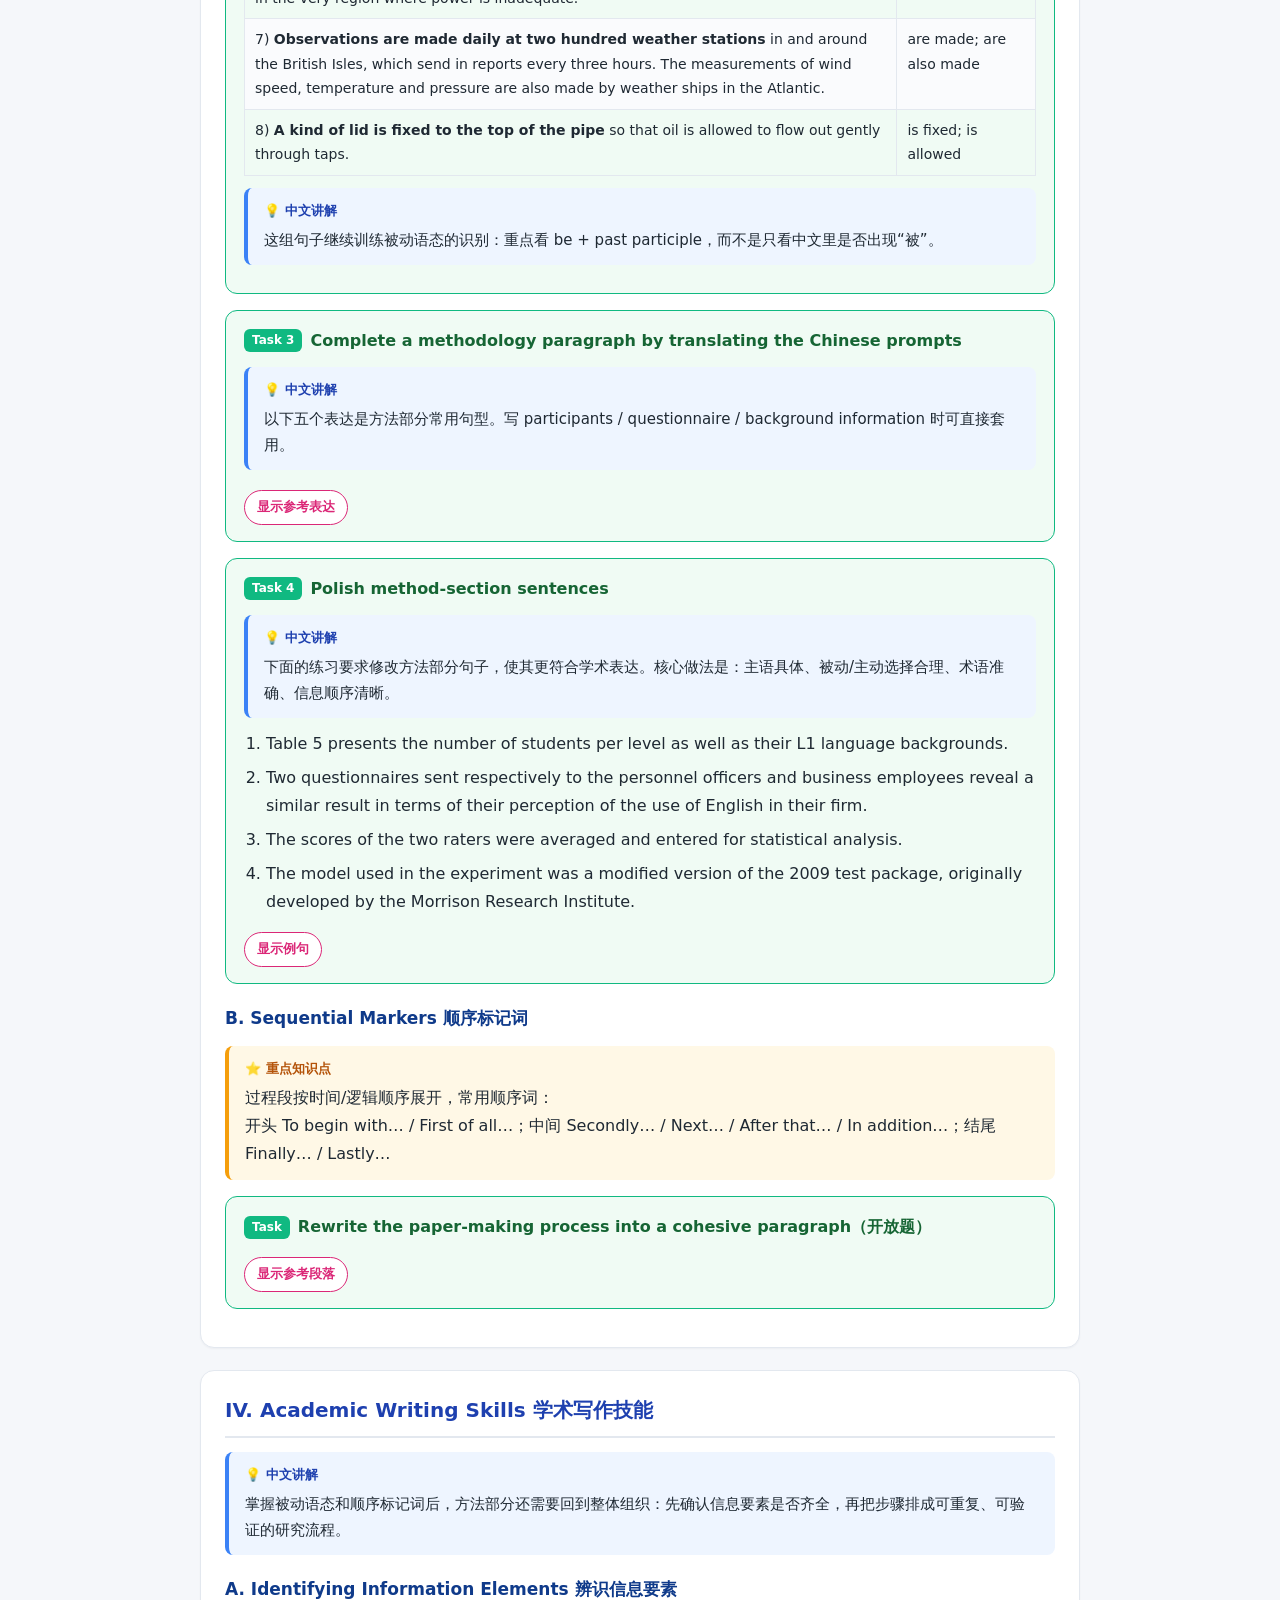
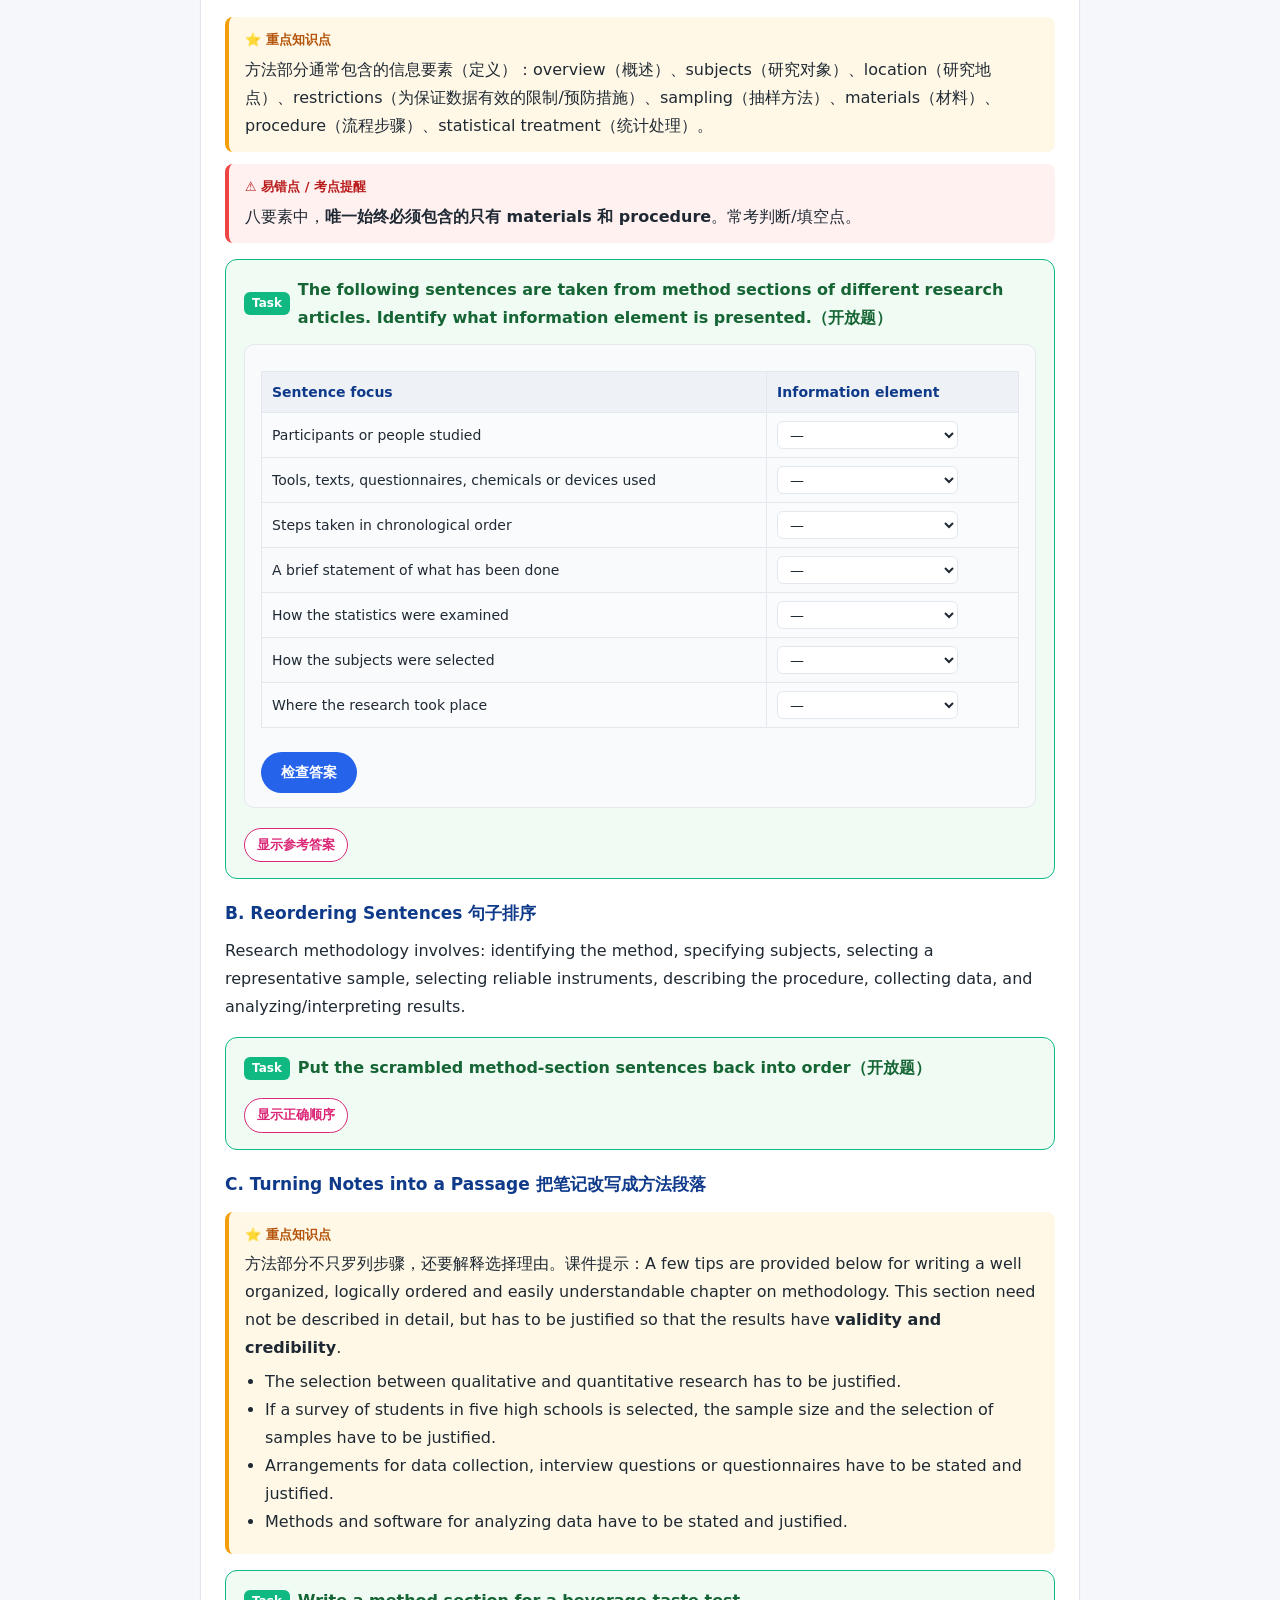
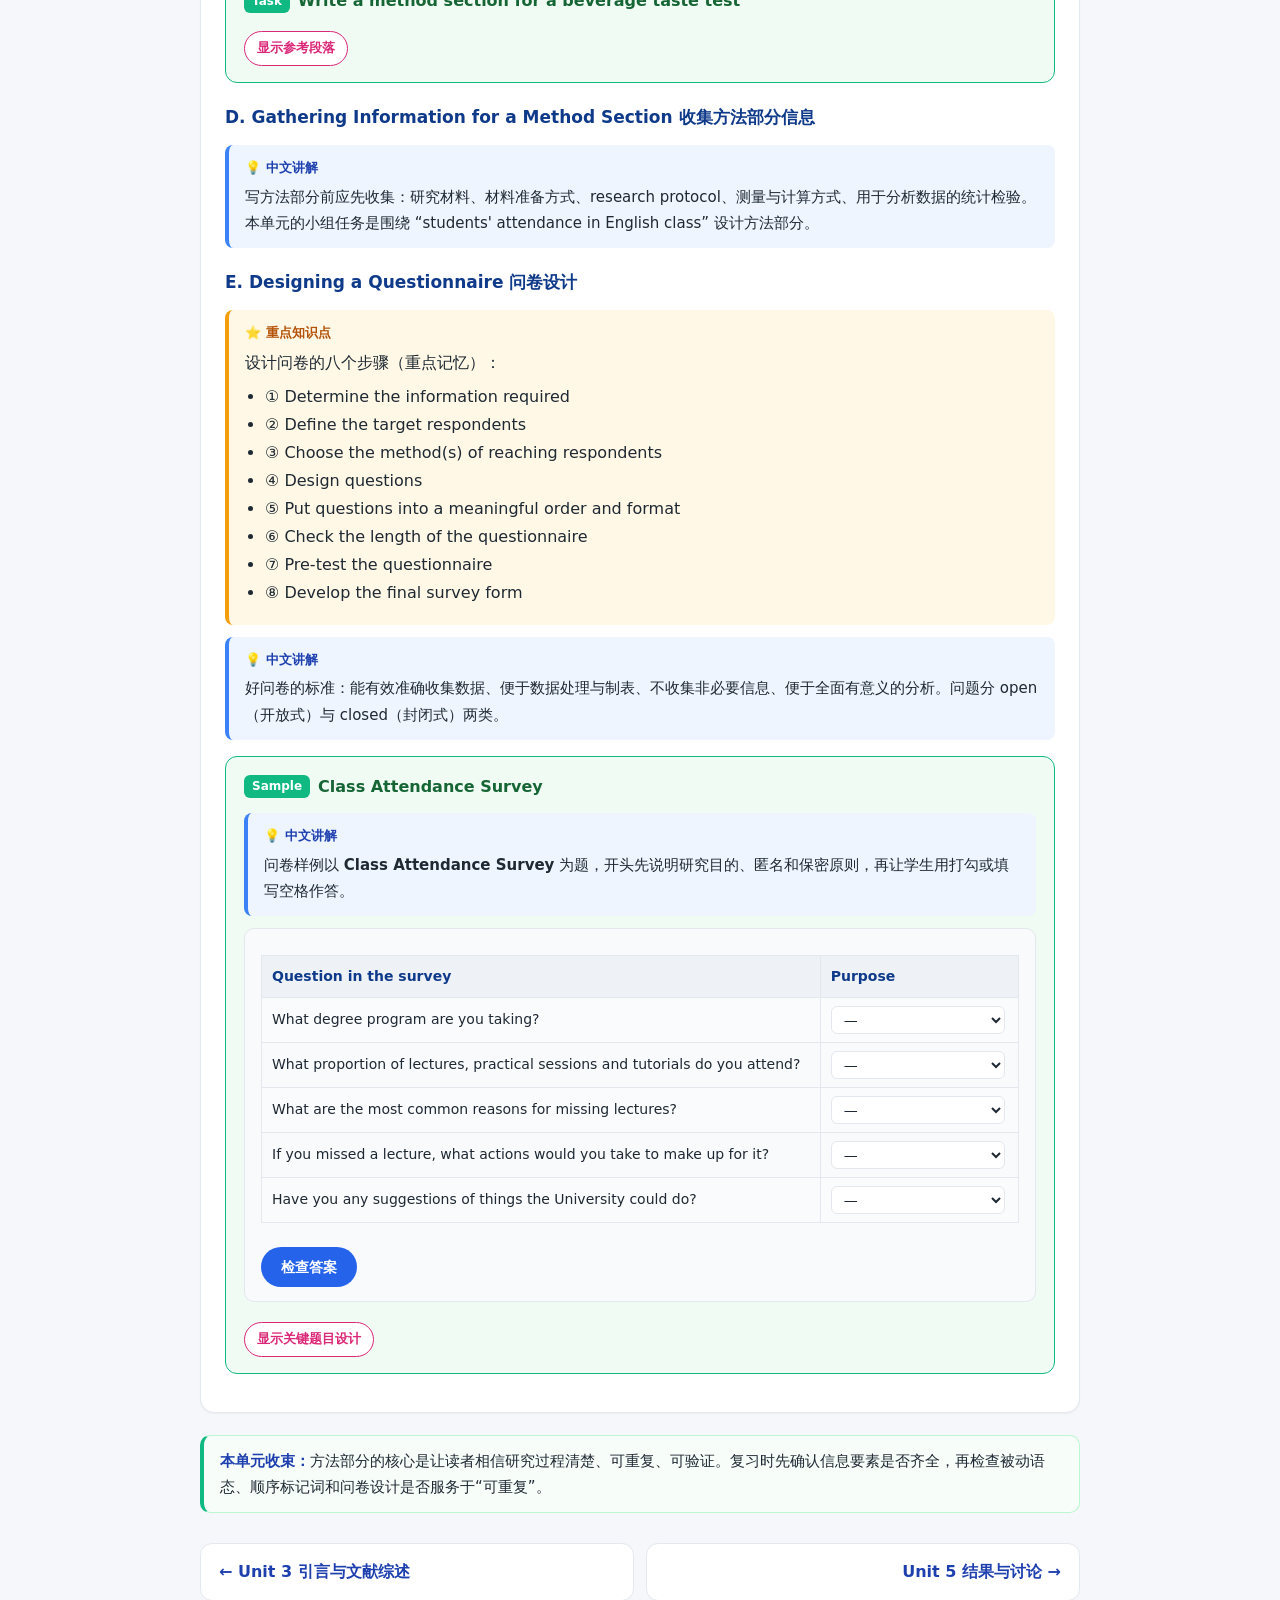
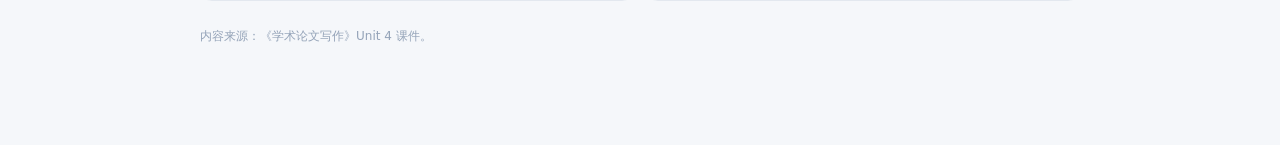
<file: unit4.html>
<!DOCTYPE html>
<html lang="zh-CN">
<head>
<meta charset="UTF-8">
<meta name="viewport" content="width=device-width, initial-scale=1.0">
<title>Unit 4 研究方法 · 学术论文写作</title>
<link rel="icon" type="image/svg+xml" href="assets/blue-book-svgrepo-com.svg?v=20260618-1225">
<link rel="stylesheet" href="style.css?v=20260618-1205">
</head>
<body>
<div class="topbar">
  <span class="home">&#x1F4D8; &#x5B66;&#x672F;&#x8BBA;&#x6587;&#x5199;&#x4F5C; &#x00B7; &#x7F51;&#x9875;&#x6559;&#x7A0B;</span>
  <nav>
    <a href="index.html">首页</a>
    <a href="unit1.html">U1</a><a href="unit2.html">U2</a><a href="unit3.html">U3</a><a href="unit4.html" class="active">U4</a>
    <a href="unit5.html">U5</a><a href="unit6.html">U6</a><a href="unit7.html">U7</a><a href="unit8.html">U8</a><a href="exam-review.html">复习</a><a href="http://186.241.81.118:8110/">题库</a>
  </nav>
</div>

<div class="wrap">
  <div class="page-head">
    <p class="eyebrow">UNIT 4</p>
    <h1>研究方法<br>Methodology</h1>
    <p class="sub">方法部分的功能与要素 · 被动语态 · 顺序词 · 句子排序 · 问卷设计</p>
  </div>

  <div class="objectives">
    <h3>🎯 本单元学习目标</h3>
    <ul>
      <li>学会描述研究方法；理解<b>被动语态</b>在学术写作中的重要性；</li>
      <li>恰当使用<b>顺序标记词</b>描述过程；掌握<b>问卷设计</b>技能。</li>
    </ul>
  </div>

  <div class="flow"><b>阅读路径：</b>先理解方法部分为什么要可重复，再识别对象、材料、程序和统计分析等信息要素，随后学习被动语态和顺序标记词，最后把零散步骤组织成可检验的方法段落。</div>

  <section class="block">
    <h2>I. Warm-up 热身：方法部分的核心概念</h2>
    <div class="ex">
      <p class="ex-title"><span class="badge">Questions</span> Check the six questions before reading the method samples.</p>
      <ol>
        <li>What is the function of the method section?</li>
        <li>What information elements does a method section usually include?</li>
        <li>Any difference between method and methodology?</li>
        <li>What types of data are normally collected for research?</li>
        <li>Any difference between qualitative data and quantitative data?</li>
        <li>What methods are normally adopted for collecting data?</li>
      </ol>
    </div>
    <div class="kp">
      <ul>
        <li><b>方法部分的功能：</b>提供判断研究效度（validity）的依据。须清晰精确描述实验如何进行及选择该流程的理由，以便：①他人可重复实验验证可重现性；②读者可判断结果与结论是否有效。</li>
        <li><b>八个信息要素：</b>overview, subjects, location, materials, sampling techniques, procedure, statistical treatment, possible restrictions。</li>
        <li><b>method vs methodology：</b>methodology 是对方法的<b>系统性理论分析</b>，method 是具体方法本身。</li>
        <li><b>数据类型：</b>按收集方式分 primary / secondary；按性质分 quantitative / qualitative。</li>
      </ul>
    </div>
  </section>

  <section class="block">
    <h2>II. Sample Reading 范例阅读：方法部分的信息要素</h2>
    <div class="kp">
      Sample Reading 要求从方法部分中找出具体信息。方法部分的核心不是“写得多”，而是让读者能判断研究是否有效、是否可重复。
      <table class="tbl">
        <tr><th>Information element</th><th>Relevant detail in the sample</th></tr>
        <tr><td>Research objective</td><td>See the title of the paper.</td></tr>
        <tr><td>Research subjects</td><td>See Paragraph 1.</td></tr>
        <tr><td>Research location</td><td>Nanjing, China.</td></tr>
        <tr><td>Materials</td><td>A questionnaire and a collection of urine samples.</td></tr>
        <tr><td>Procedure</td><td>See Paragraph 2.</td></tr>
        <tr><td>Statistical analysis</td><td>See Paragraph 3.</td></tr>
      </table>
    </div>
    <div class="ex">
      <p class="ex-title"><span class="badge">Task</span> Answer questions based on the sample methodology</p>
      <span class="answer-toggle">显示参考答案</span>
      <div class="answer">
        <ol>
          <li>Paragraph 1 is about <b>sample collection</b>.</li>
          <li>The hospital controls may not be completely representative of the study population because they are not a random sample from the whole target population. Compared with a true random sample, hospital-based controls might underestimate the actual effects.</li>
          <li>When recruiting samples, a questionnaire was designed to collect information including personal background, lifestyle factors, genetic risk factors, occupational and environmental exposures, reproduction and sexual status, medical history, and physical activity.</li>
        </ol>
      </div>
    </div>
  </section>

  <section class="block">
    <h2>III. Language Focus 语言重点</h2>

    <h3>A. The Passive Voice 被动语态</h3>
    <div class="kp">
      被动语态在学术写作中广泛使用，因为<b>主观色彩更少</b>。三种推荐使用被动的情形：
      <ul>
        <li>① 不知道或不关心动作执行者是谁；</li>
        <li>② 关注动作的接受者而非执行者；</li>
        <li>③ 希望保持中立、客观的立场。</li>
      </ul>
    </div>
    <div class="zh">方法部分高频被动动词：was performed, was designed, were recruited, were collected, were frozen, were analyzed, was measured, were extracted, was used, were calculated。</div>
    <div class="ex">
      <p class="ex-title"><span class="badge">Task 1</span> Go over the sample reading again and write down the passive verbs by information element.</p>
      <table class="tbl">
        <tr><th>Information element</th><th>Verbs using the passive voice</th></tr>
        <tr><td>Sample collection</td><td>was performed; was designed; to be associated; were recruited</td></tr>
        <tr><td>Procedure</td><td>were collected; were frozen; were analyzed</td></tr>
        <tr><td>Materials</td><td>was designed; was performed; was measured; was incubated; were extracted</td></tr>
        <tr><td>Data analysis</td><td>was performed; was used; are divided into; were assigned; were calculated</td></tr>
      </table>
      <div class="zh">这张表对应 PPT 的被动语态任务：不是只背“被动更客观”，还要能在方法部分不同信息要素中识别被动动词。</div>
    </div>

    <div class="ex">
      <p class="ex-title"><span class="badge">Task 2</span> Rewrite the text using the passive voice（开放题）</p>
      <p class="q"><i>(the "poison ivy" passage)</i></p>
      <span class="answer-toggle">显示参考改写</span>
      <div class="answer">
        A poison ivy infection <b>is considered</b> by some to be humorous. But it is not funny at all. A rash ... <b>is caused</b> by contact with the plant. Poison ivy infection <b>has been studied</b> by scientists for centuries, but no preventive pill ... <b>has been found</b>. The poisonous substance ... <b>is called</b> urushiol. After the skin <b>is touched</b> by urushiol, the exposed area <b>will soon be covered</b> by blisters and weeping sores.
      </div>
    </div>

    <div class="ex">
      <p class="ex-title"><span class="badge">Practice</span> Identify the passive structures in the follow-up sentences.</p>
      <table class="tbl">
        <tr><th>Sentence from the task</th><th>Passive structure</th></tr>
        <tr><td>5) These engines used to be started by hand. Now they are started by electricity.</td><td>used to be started; are started</td></tr>
        <tr><td>6) One of the great advantages of atomic power stations is the fact that they can be built in the very region where power is inadequate.</td><td>can be built</td></tr>
        <tr><td>7) <b>Observations are made daily at two hundred weather stations</b> in and around the British Isles, which send in reports every three hours. The measurements of wind speed, temperature and pressure are also made by weather ships in the Atlantic.</td><td>are made; are also made</td></tr>
        <tr><td>8) <b>A kind of lid is fixed to the top of the pipe</b> so that oil is allowed to flow out gently through taps.</td><td>is fixed; is allowed</td></tr>
      </table>
      <div class="zh">这组句子继续训练被动语态的识别：重点看 be + past participle，而不是只看中文里是否出现“被”。</div>
    </div>

    <div class="ex">
      <p class="ex-title"><span class="badge">Task 3</span> Complete a methodology paragraph by translating the Chinese prompts</p>
      <div class="zh">以下五个表达是方法部分常用句型。写 participants / questionnaire / background information 时可直接套用。</div>
      <span class="answer-toggle">显示参考表达</span>
      <div class="answer">
        <ol>
          <li><b>The questionnaire was administered.</b></li>
          <li>The participants <b>completed the questionnaire</b>.</li>
          <li><b>Background information about these participants was presented in Table 2.</b></li>
          <li><b>The mean age of the participants was approximately 29 years old.</b></li>
          <li><b>The year of their working experience was six on the average.</b></li>
        </ol>
      </div>
    </div>

    <div class="ex">
      <p class="ex-title"><span class="badge">Task 4</span> Polish method-section sentences</p>
      <div class="zh">下面的练习要求修改方法部分句子，使其更符合学术表达。核心做法是：主语具体、被动/主动选择合理、术语准确、信息顺序清晰。</div>
      <ol>
        <li>Table 5 presents the number of students per level as well as their L1 language backgrounds.</li>
        <li>Two questionnaires sent respectively to the personnel officers and business employees reveal a similar result in terms of their perception of the use of English in their firm.</li>
        <li>The scores of the two raters were averaged and entered for statistical analysis.</li>
        <li>The model used in the experiment was a modified version of the 2009 test package, originally developed by the Morrison Research Institute.</li>
      </ol>
      <span class="answer-toggle">显示例句</span>
      <div class="answer">
        <ul>
          <li>Table 5 presents the number of students per level as well as their L1 language backgrounds.</li>
          <li>The two questionnaires, which were sent to personnel officers and business employees respectively, revealed similar results concerning their perceptions of English use in their firms.</li>
          <li>The scores of the two raters were averaged and entered for statistical analysis.</li>
          <li>The model used in the experiment was a modified version of the 2009 test package, originally developed by the Morrison Research Institute.</li>
        </ul>
      </div>
    </div>

    <h3>B. Sequential Markers 顺序标记词</h3>
    <div class="kp">
      过程段按时间/逻辑顺序展开，常用顺序词：<br>
      开头 To begin with… / First of all…；中间 Secondly… / Next… / After that… / In addition…；结尾 Finally… / Lastly…
    </div>
    <div class="ex">
      <p class="ex-title"><span class="badge">Task</span> Rewrite the paper-making process into a cohesive paragraph（开放题）</p>
      <span class="answer-toggle">显示参考段落</span>
      <div class="answer">
        <b>Firstly,</b> the logs are placed in the shredder. <b>Then</b> they are cut into small chips which are mixed with water and acid. <b>After that,</b> they are heated and crushed to a heavy pulp which is cleaned and chemically bleached to whiten it. <b>Later,</b> it is passed through rollers to flatten it, and sheets of wet paper are produced. <b>Finally,</b> the water is removed from the sheets, which are pressed, dried and refined until the finished paper is produced.
      </div>
    </div>
  </section>

  <section class="block">
    <h2>IV. Academic Writing Skills 学术写作技能</h2>
    <div class="zh">掌握被动语态和顺序标记词后，方法部分还需要回到整体组织：先确认信息要素是否齐全，再把步骤排成可重复、可验证的研究流程。</div>

    <h3>A. Identifying Information Elements 辨识信息要素</h3>
    <div class="kp">
      方法部分通常包含的信息要素（定义）：overview（概述）、subjects（研究对象）、location（研究地点）、restrictions（为保证数据有效的限制/预防措施）、sampling（抽样方法）、materials（材料）、procedure（流程步骤）、statistical treatment（统计处理）。
    </div>
    <div class="warn">八要素中，<b>唯一始终必须包含的只有 materials 和 procedure</b>。常考判断/填空点。</div>
    <div class="ex">
      <p class="ex-title"><span class="badge">Task</span> The following sentences are taken from method sections of different research articles. Identify what information element is presented.（开放题）</p>
      <div class="quiz" data-quiz="check">
        <table class="tbl">
          <tr><th>Sentence focus</th><th>Information element</th></tr>
          <tr><td>Participants or people studied</td><td><select data-correct="subjects"><option value="">—</option><option>subjects</option><option>material</option><option>procedure</option><option>overview</option><option>statistical treatment</option><option>sampling</option><option>research location</option></select></td></tr>
          <tr><td>Tools, texts, questionnaires, chemicals or devices used</td><td><select data-correct="material"><option value="">—</option><option>subjects</option><option>material</option><option>procedure</option><option>overview</option><option>statistical treatment</option><option>sampling</option><option>research location</option></select></td></tr>
          <tr><td>Steps taken in chronological order</td><td><select data-correct="procedure"><option value="">—</option><option>subjects</option><option>material</option><option>procedure</option><option>overview</option><option>statistical treatment</option><option>sampling</option><option>research location</option></select></td></tr>
          <tr><td>A brief statement of what has been done</td><td><select data-correct="overview"><option value="">—</option><option>subjects</option><option>material</option><option>procedure</option><option>overview</option><option>statistical treatment</option><option>sampling</option><option>research location</option></select></td></tr>
          <tr><td>How the statistics were examined</td><td><select data-correct="statistical treatment"><option value="">—</option><option>subjects</option><option>material</option><option>procedure</option><option>overview</option><option>statistical treatment</option><option>sampling</option><option>research location</option></select></td></tr>
          <tr><td>How the subjects were selected</td><td><select data-correct="sampling"><option value="">—</option><option>subjects</option><option>material</option><option>procedure</option><option>overview</option><option>statistical treatment</option><option>sampling</option><option>research location</option></select></td></tr>
          <tr><td>Where the research took place</td><td><select data-correct="research location"><option value="">—</option><option>subjects</option><option>material</option><option>procedure</option><option>overview</option><option>statistical treatment</option><option>sampling</option><option>research location</option></select></td></tr>
        </table>
        <button class="check-btn">检查答案</button>
        <div class="explain">PPT 原题是识别方法部分的信息要素。网页这里把它改成可自测版本：看到人就是 subjects，看到材料/工具就是 material，看到步骤就是 procedure，看到数据分析就是 statistical treatment。</div>
      </div>
      <span class="answer-toggle">显示参考答案</span>
      <div class="answer">1) subjects　2) material　3) procedure　4) overview　5) statistical treatment　6) procedure and material　7) sampling　8) research location</div>
    </div>

    <h3>B. Reordering Sentences 句子排序</h3>
    <p class="en">Research methodology involves: identifying the method, specifying subjects, selecting a representative sample, selecting reliable instruments, describing the procedure, collecting data, and analyzing/interpreting results.</p>
    <div class="ex">
      <p class="ex-title"><span class="badge">Task</span> Put the scrambled method-section sentences back into order（开放题）</p>
      <span class="answer-toggle">显示正确顺序</span>
      <div class="answer">1c　2e　3d　4f　5g　6b　7i　8a　9h</div>
    </div>

    <h3>C. Turning Notes into a Passage 把笔记改写成方法段落</h3>
    <div class="kp">
      方法部分不只罗列步骤，还要解释选择理由。课件提示：A few tips are provided below for writing a well organized, logically ordered and easily understandable chapter on methodology. This section need not be described in detail, but has to be justified so that the results have <b>validity and credibility</b>.
      <ul>
        <li>The selection between qualitative and quantitative research has to be justified.</li>
        <li>If a survey of students in five high schools is selected, the sample size and the selection of samples have to be justified.</li>
        <li>Arrangements for data collection, interview questions or questionnaires have to be stated and justified.</li>
        <li>Methods and software for analyzing data have to be stated and justified.</li>
      </ul>
    </div>
    <div class="ex">
      <p class="ex-title"><span class="badge">Task</span> Write a method section for a beverage taste test</p>
      <span class="answer-toggle">显示参考段落</span>
      <div class="answer">
        <p>A taste test was conducted to determine students' preferences and attitudes toward sugar-sweetened and artificially-sweetened beverages. Ten people, five male students and five female students, from Science English Class 1 were chosen at random to participate in the test. The materials used were thirty straws, two cups, one blindfold, and two containers of <b>Kool-Aid</b>. One container held four cups of orange Kool-Aid sweetened with one half cup of sugar. The other container held four cups of orange Kool-Aid sweetened with nine packets of Nutrasweet artificial sweetener.</p>
        <p>The steps included in the test were as follows. The students were placed into two lines, one for males and one for females. Alternately, men and women completed the taste test. A blindfold was first fastened over the eyes of the tester. Then the two cups were filled with beverage, one with artificially-sweetened Kool-Aid and the other with sugar-sweetened Kool-Aid. The tester answered three survey questions, took a sip from each cup with a straw, and then answered the final two questions. Finally, the remaining drink was thrown away, and the next tester repeated the process.</p>
      </div>
    </div>

    <h3>D. Gathering Information for a Method Section 收集方法部分信息</h3>
    <div class="zh">写方法部分前应先收集：研究材料、材料准备方式、research protocol、测量与计算方式、用于分析数据的统计检验。本单元的小组任务是围绕 “students' attendance in English class” 设计方法部分。</div>

    <h3>E. Designing a Questionnaire 问卷设计</h3>
    <div class="kp">
      设计问卷的八个步骤（重点记忆）：
      <ul>
        <li>① Determine the information required</li>
        <li>② Define the target respondents</li>
        <li>③ Choose the method(s) of reaching respondents</li>
        <li>④ Design questions</li>
        <li>⑤ Put questions into a meaningful order and format</li>
        <li>⑥ Check the length of the questionnaire</li>
        <li>⑦ Pre-test the questionnaire</li>
        <li>⑧ Develop the final survey form</li>
      </ul>
    </div>
    <div class="zh">好问卷的标准：能有效准确收集数据、便于数据处理与制表、不收集非必要信息、便于全面有意义的分析。问题分 open（开放式）与 closed（封闭式）两类。</div>
    <div class="ex">
      <p class="ex-title"><span class="badge">Sample</span> Class Attendance Survey</p>
      <div class="zh">问卷样例以 <b>Class Attendance Survey</b> 为题，开头先说明研究目的、匿名和保密原则，再让学生用打勾或填写空格作答。</div>
      <div class="quiz" data-quiz="check">
        <table class="tbl">
          <tr><th>Question in the survey</th><th>Purpose</th></tr>
          <tr><td>What degree program are you taking?</td><td><select data-correct="background"><option value="">—</option><option>background</option><option>attendance pattern</option><option>reason for absence</option><option>remedial action</option><option>open suggestion</option></select></td></tr>
          <tr><td>What proportion of lectures, practical sessions and tutorials do you attend?</td><td><select data-correct="attendance pattern"><option value="">—</option><option>background</option><option>attendance pattern</option><option>reason for absence</option><option>remedial action</option><option>open suggestion</option></select></td></tr>
          <tr><td>What are the most common reasons for missing lectures?</td><td><select data-correct="reason for absence"><option value="">—</option><option>background</option><option>attendance pattern</option><option>reason for absence</option><option>remedial action</option><option>open suggestion</option></select></td></tr>
          <tr><td>If you missed a lecture, what actions would you take to make up for it?</td><td><select data-correct="remedial action"><option value="">—</option><option>background</option><option>attendance pattern</option><option>reason for absence</option><option>remedial action</option><option>open suggestion</option></select></td></tr>
          <tr><td>Have you any suggestions of things the University could do?</td><td><select data-correct="open suggestion"><option value="">—</option><option>background</option><option>attendance pattern</option><option>reason for absence</option><option>remedial action</option><option>open suggestion</option></select></td></tr>
        </table>
        <button class="check-btn">检查答案</button>
        <div class="explain">问卷题目顺序通常从背景信息进入核心行为，再到原因、补救行为和开放建议。这样既便于填写，也便于后续统计分析。</div>
      </div>
      <span class="answer-toggle">显示关键题目设计</span>
      <div class="answer">
        <ul>
          <li>背景信息：degree program; <b>At what stage of your degree are you?</b>; <b>Are you Male</b> or Female; <b>How old are you?</b>; major.</li>
          <li>询问上大学原因：<b>What was your reason for coming to university? Please tick one:</b> natural progression; qualification for long-term job prospects; personal fulfillment; other reasons.</li>
          <li>询问通勤时间：less than a quarter hour; a quarter to half an hour; half an hour to an hour; more than two hours.</li>
          <li>询问是否有工作：<b>Do you have a job?</b> Yes / No.</li>
          <li>询问出勤变化：<b>How has your attendance changed since you started at university?</b> Lectures, practical sessions and tutorials can be marked as improved, about the same, or declined.</li>
          <li>询问未来预期：<b>Looking ahead do you expect your attendance</b> at lectures, practical sessions and tutorials to improve, remain about the same, or decline?</li>
          <li>询问最常见缺课原因：students choose the main three reasons and <b>rank them 1 to 3</b>.</li>
          <li>询问补救行为：contact the lecturer, get handouts, ask a classmate, borrow notes, look on the student portal, or take no action.</li>
          <li>开放题：<b>Do you have any general comments on attendance that you would like to make?</b> 以及 suggested changes the University could make to influence attendance at lectures.</li>
          <li><b>For legal reasons, it is important that you do not identify by name individual members of staff in your comments.</b></li>
          <li><b>Thank you very much for taking the time to fill in this questionnaire</b>.</li>
        </ul>
      </div>
    </div>
  </section>

  <div class="takeaway"><b>本单元收束：</b>方法部分的核心是让读者相信研究过程清楚、可重复、可验证。复习时先确认信息要素是否齐全，再检查被动语态、顺序标记词和问卷设计是否服务于“可重复”。</div>

  <div class="pager">
    <a class="prev" href="unit3.html">← Unit 3 引言与文献综述</a>
    <a class="next" href="unit5.html">Unit 5 结果与讨论 →</a>
  </div>
  <p style="margin-top:20px"><small class="src">内容来源：《学术论文写作》Unit 4 课件。</small></p>
</div>
<script src="app.js?v=20260618-1205"></script>
</body>
</html>
</file>
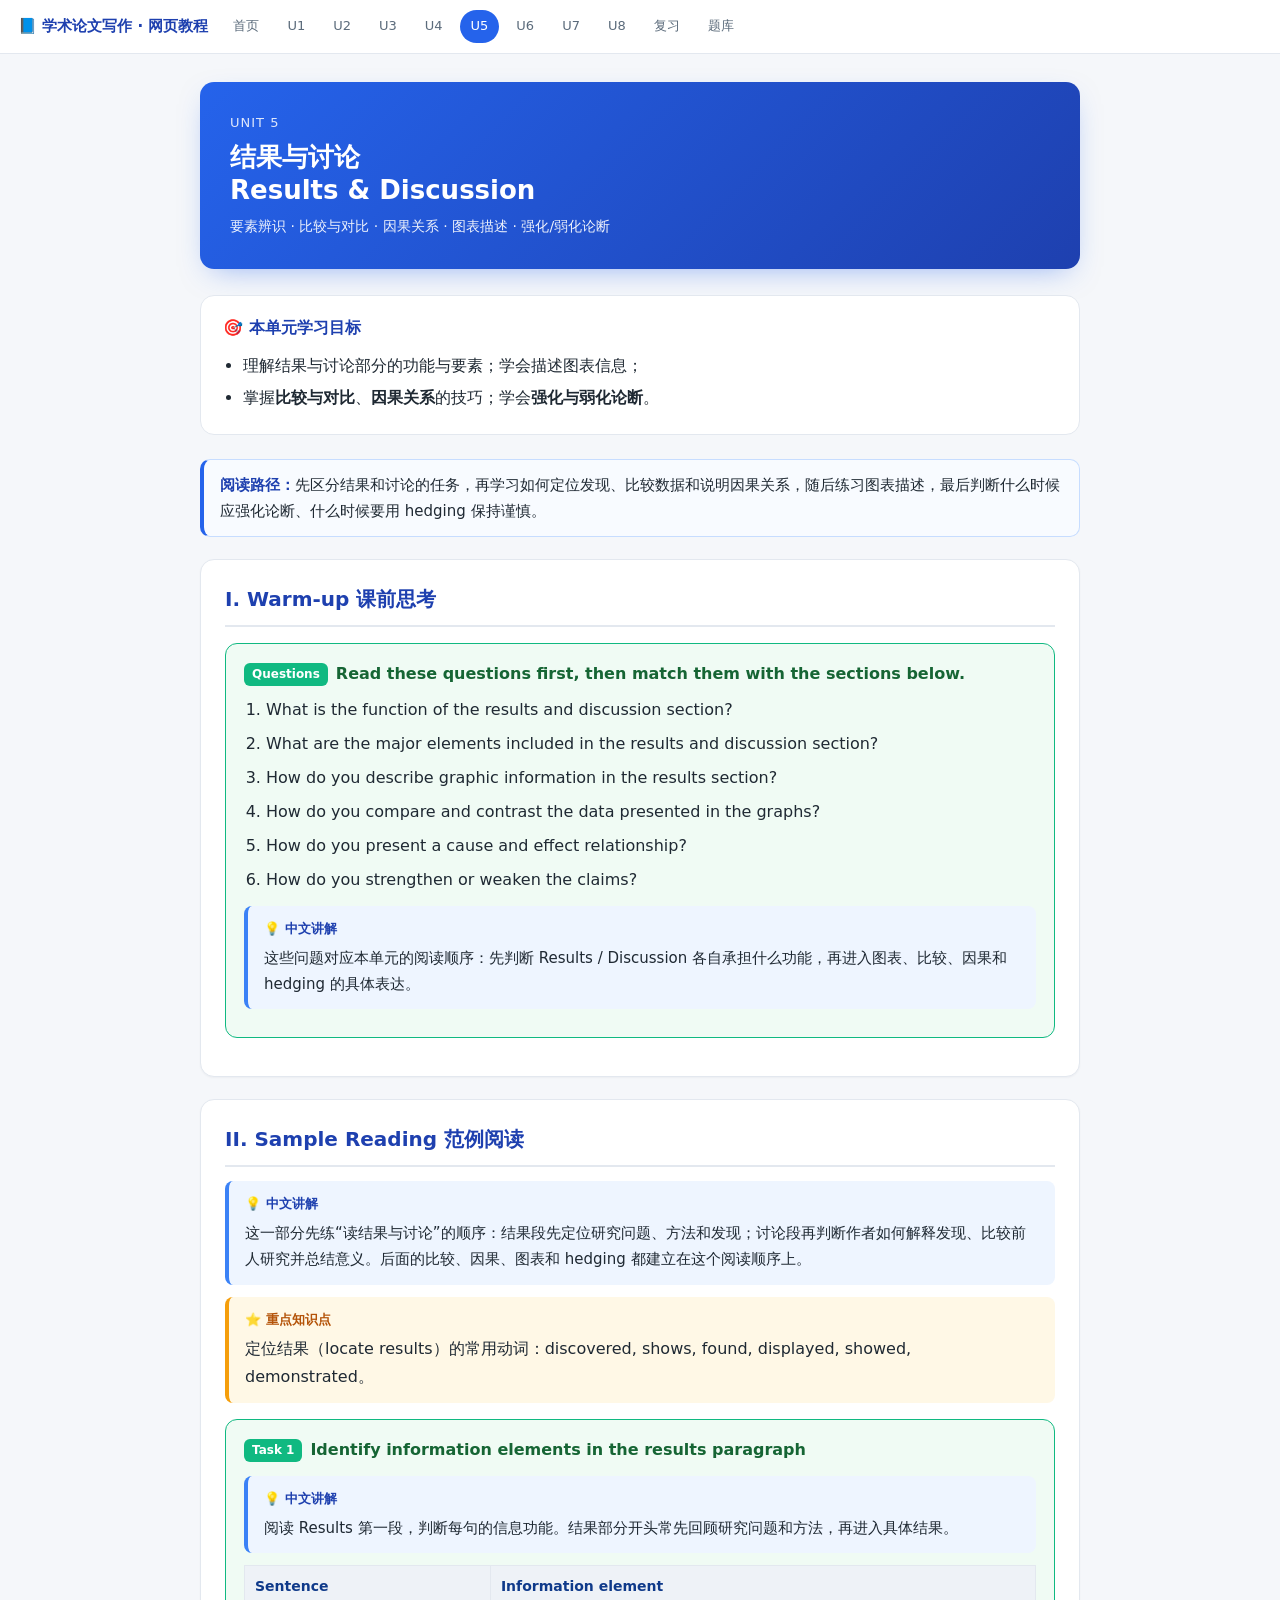
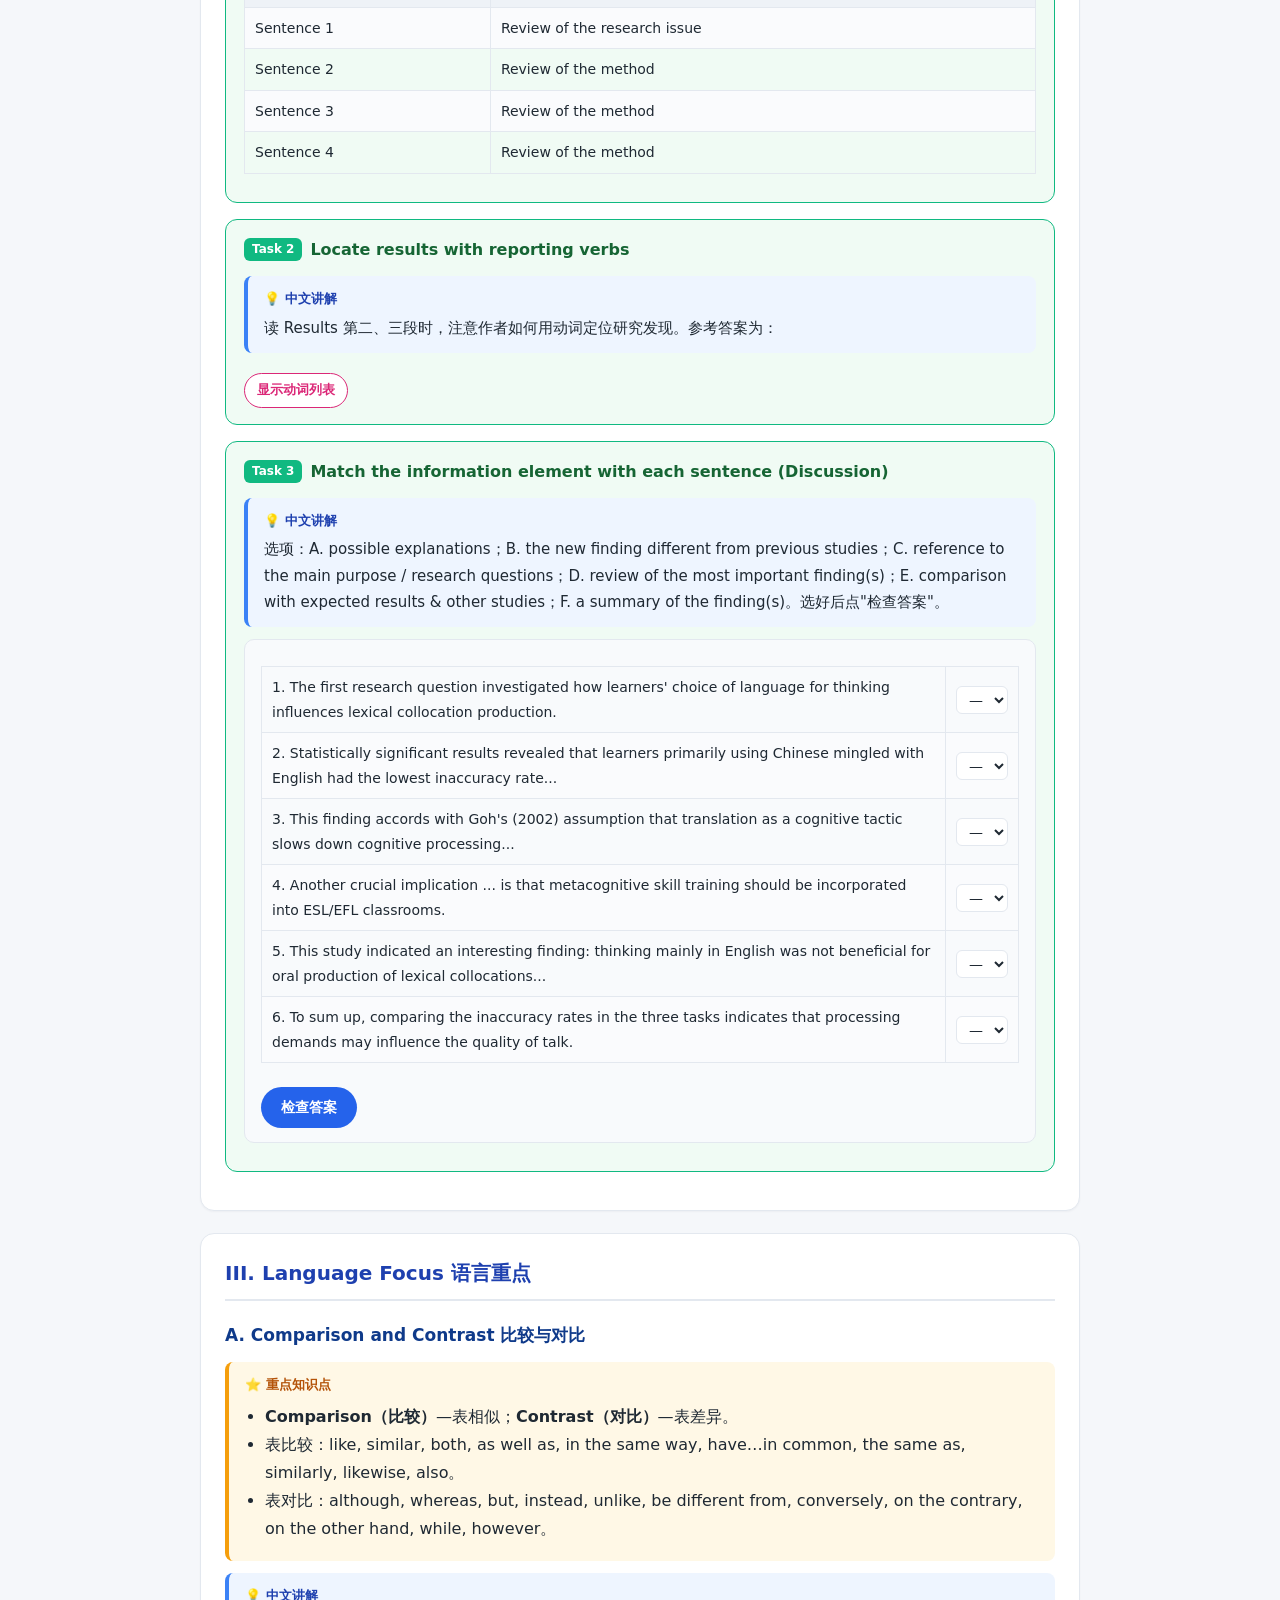
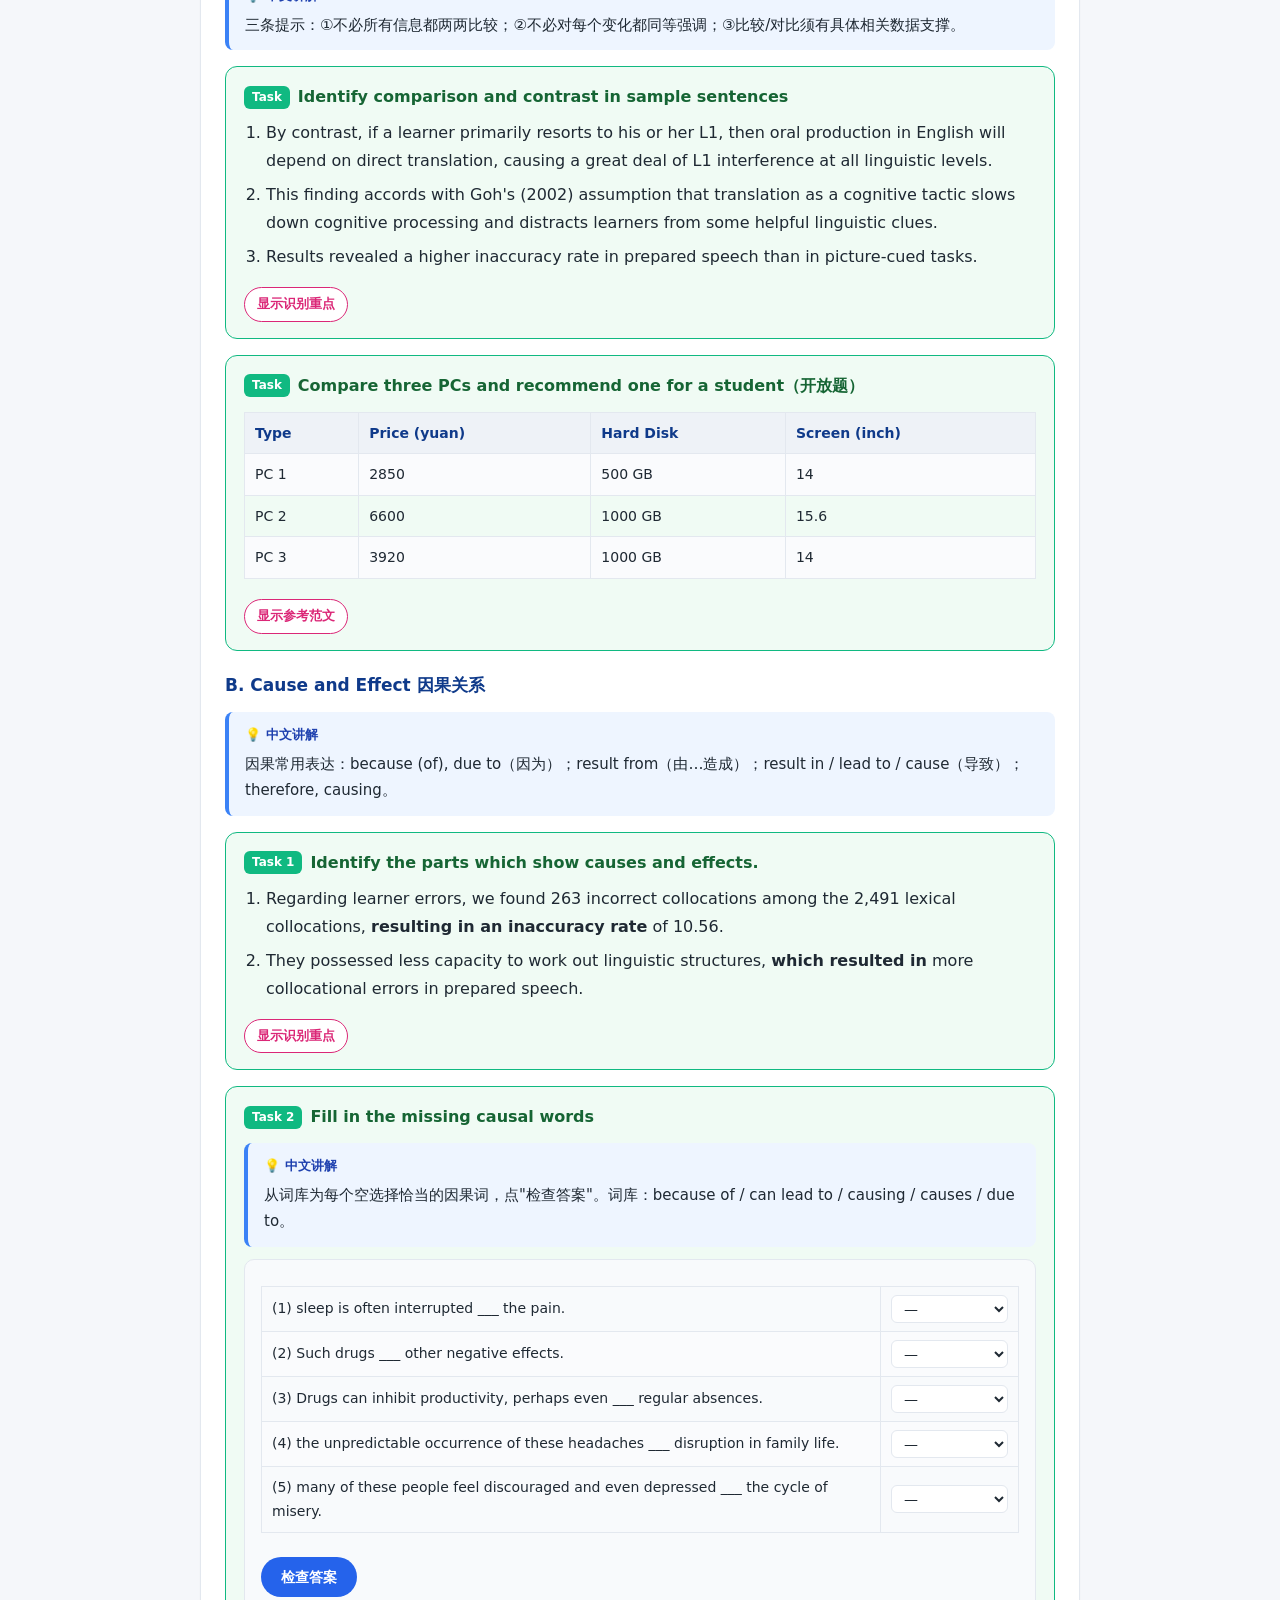
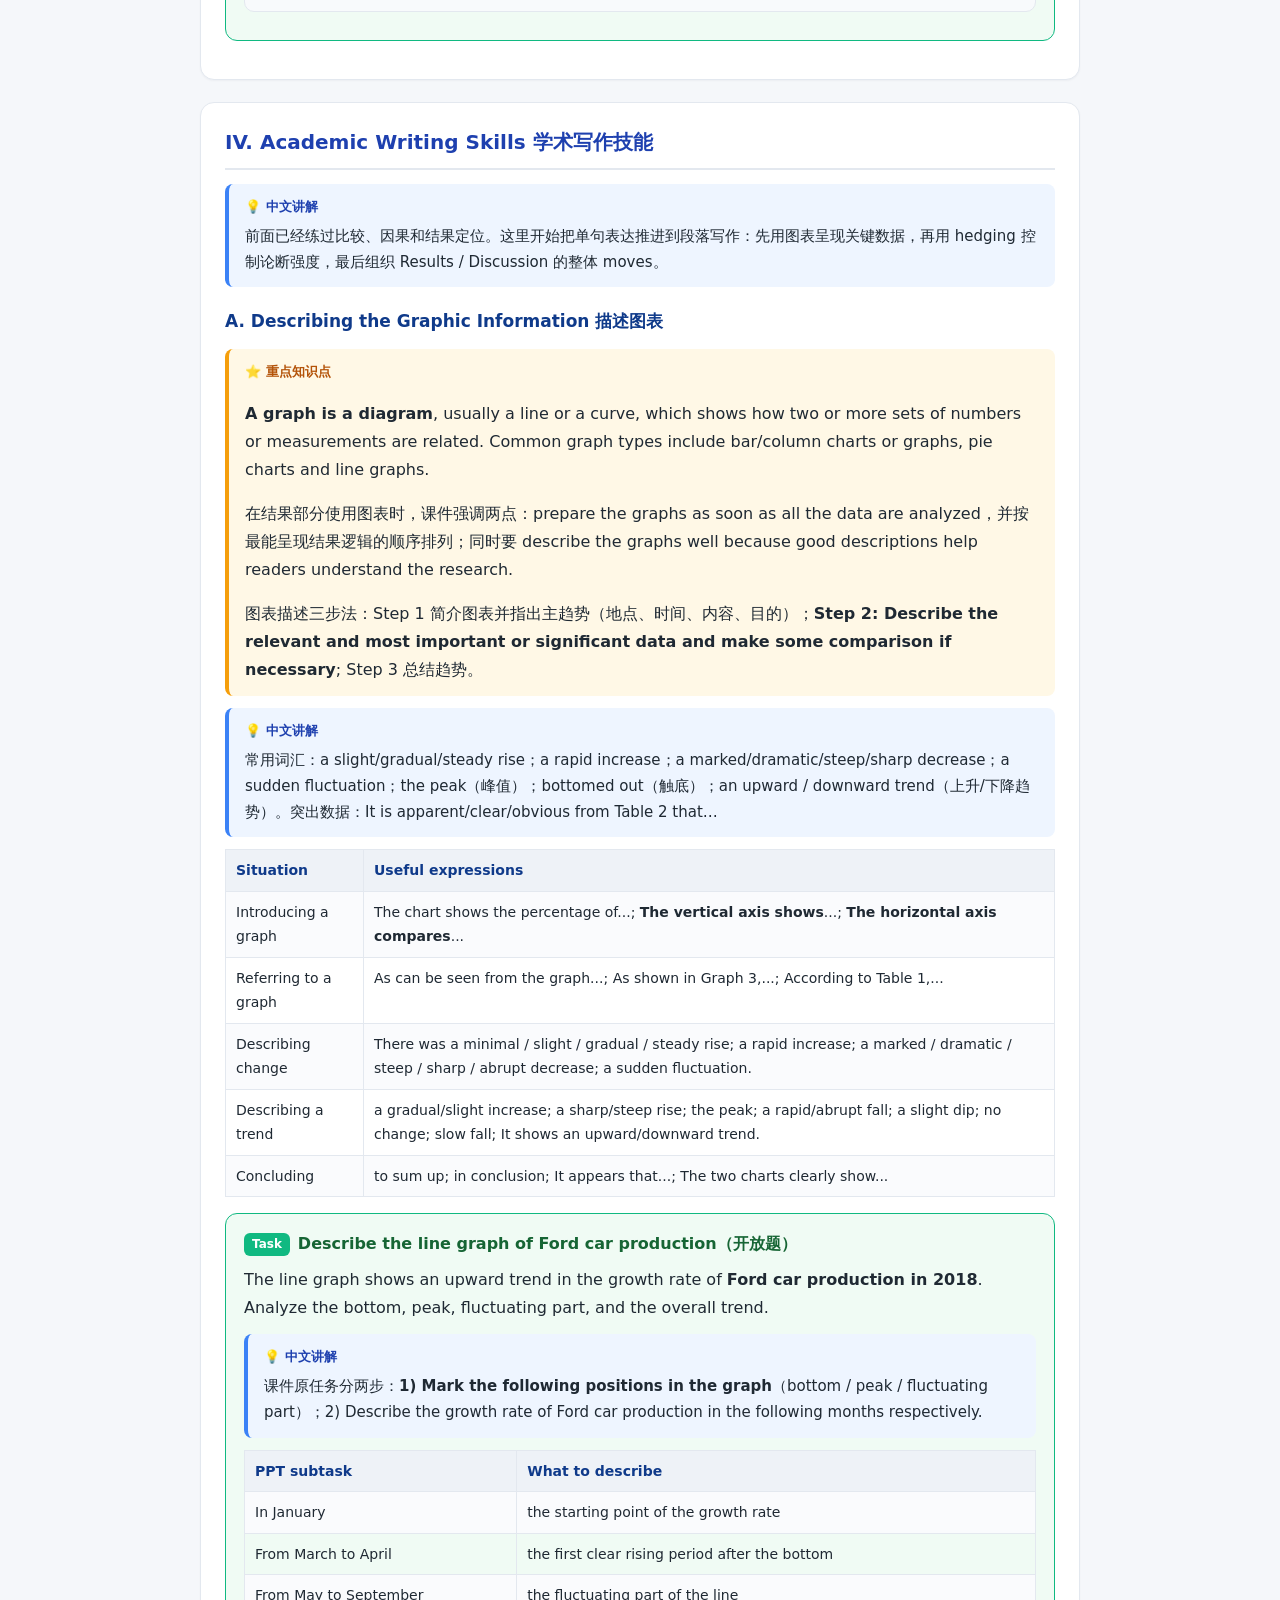
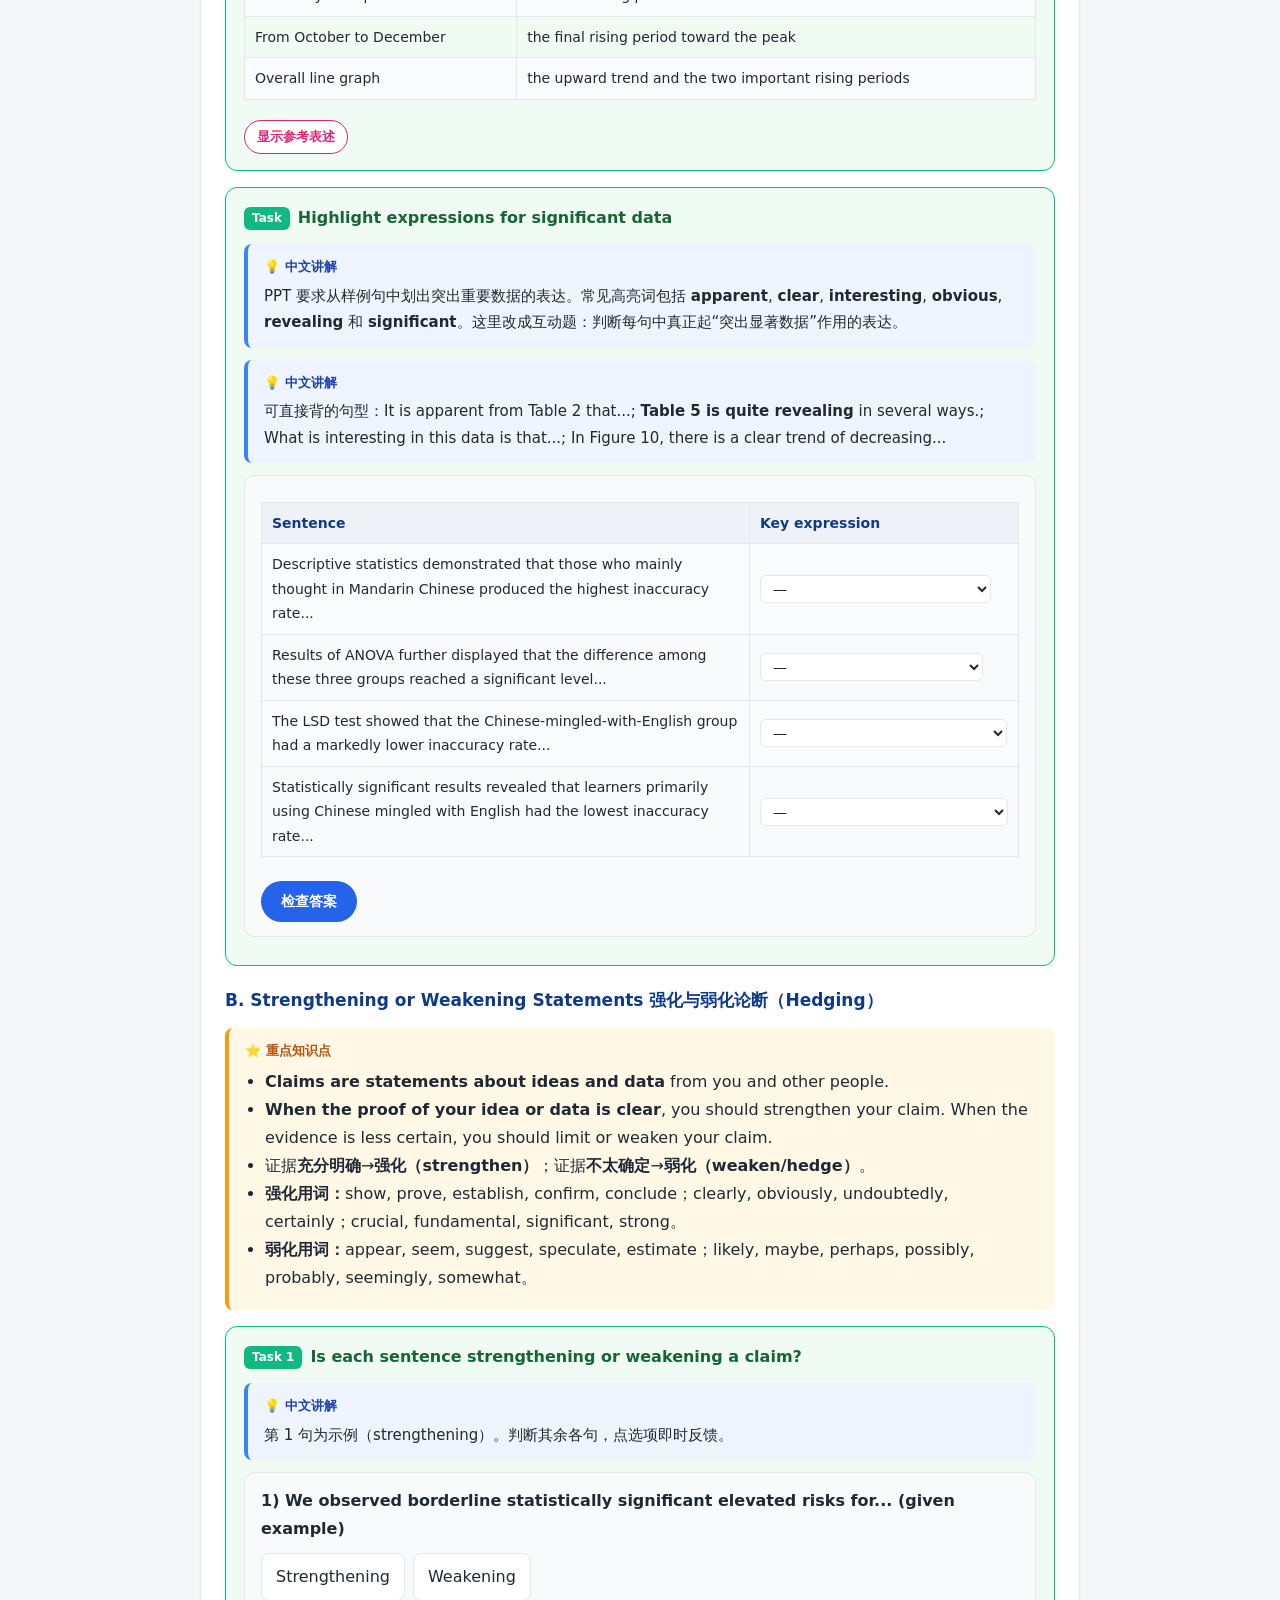
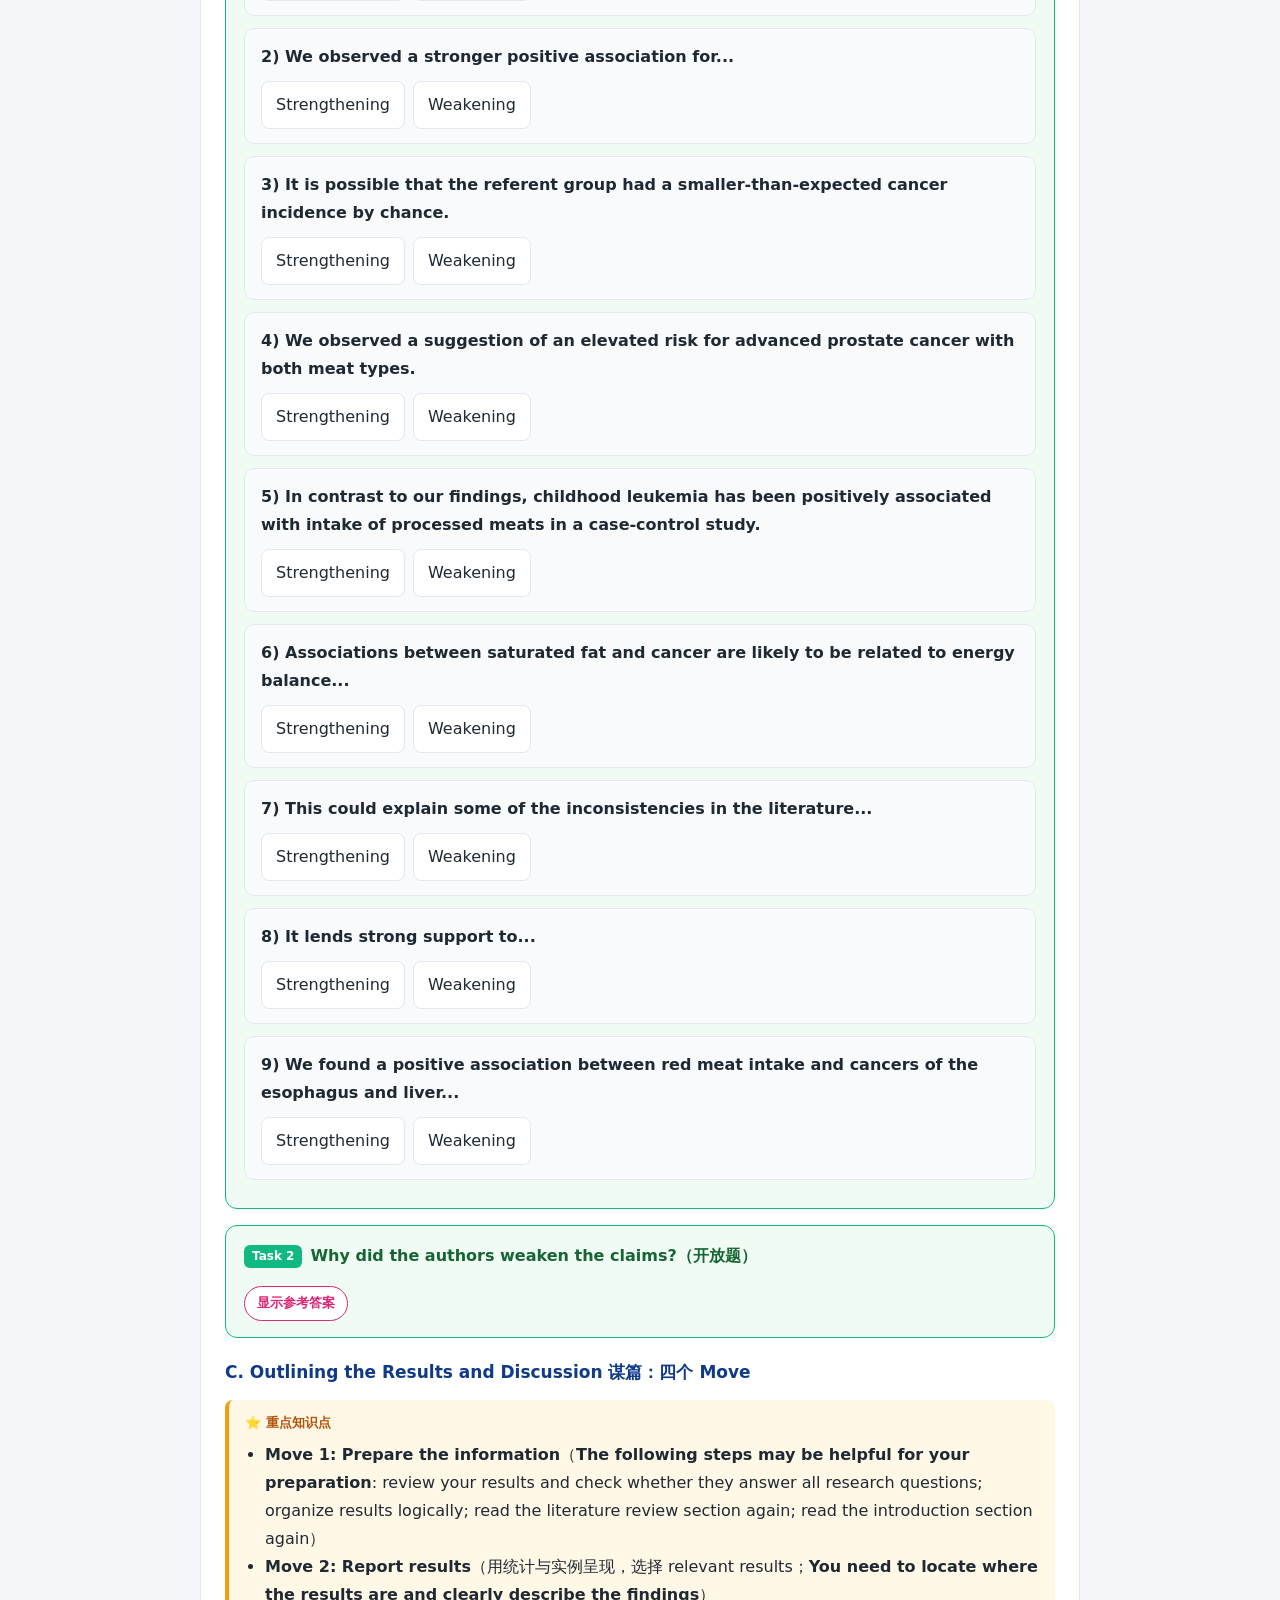
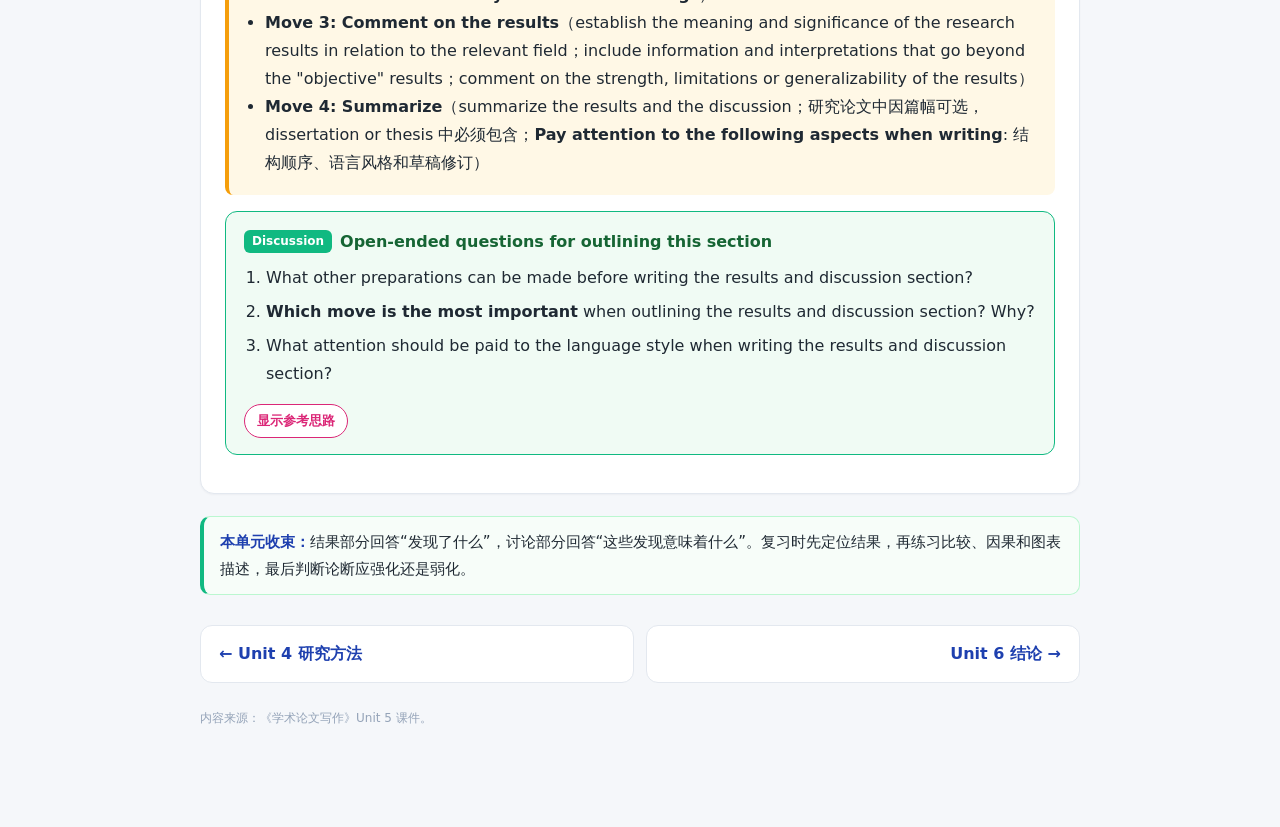
<file: unit5.html>
<!DOCTYPE html>
<html lang="zh-CN">
<head>
<meta charset="UTF-8">
<meta name="viewport" content="width=device-width, initial-scale=1.0">
<title>Unit 5 结果与讨论 · 学术论文写作</title>
<link rel="icon" type="image/svg+xml" href="assets/blue-book-svgrepo-com.svg?v=20260618-1225">
<link rel="stylesheet" href="style.css?v=20260618-1205">
</head>
<body>
<div class="topbar">
  <span class="home">&#x1F4D8; &#x5B66;&#x672F;&#x8BBA;&#x6587;&#x5199;&#x4F5C; &#x00B7; &#x7F51;&#x9875;&#x6559;&#x7A0B;</span>
  <nav>
    <a href="index.html">首页</a>
    <a href="unit1.html">U1</a><a href="unit2.html">U2</a><a href="unit3.html">U3</a><a href="unit4.html">U4</a>
    <a href="unit5.html" class="active">U5</a><a href="unit6.html">U6</a><a href="unit7.html">U7</a><a href="unit8.html">U8</a><a href="exam-review.html">复习</a><a href="http://186.241.81.118:8110/">题库</a>
  </nav>
</div>

<div class="wrap">
  <div class="page-head">
    <p class="eyebrow">UNIT 5</p>
    <h1>结果与讨论<br>Results &amp; Discussion</h1>
    <p class="sub">要素辨识 · 比较与对比 · 因果关系 · 图表描述 · 强化/弱化论断</p>
  </div>

  <div class="objectives">
    <h3>🎯 本单元学习目标</h3>
    <ul>
      <li>理解结果与讨论部分的功能与要素；学会描述图表信息；</li>
      <li>掌握<b>比较与对比</b>、<b>因果关系</b>的技巧；学会<b>强化与弱化论断</b>。</li>
    </ul>
  </div>

  <div class="flow"><b>阅读路径：</b>先区分结果和讨论的任务，再学习如何定位发现、比较数据和说明因果关系，随后练习图表描述，最后判断什么时候应强化论断、什么时候要用 hedging 保持谨慎。</div>

  <section class="block">
    <h2>I. Warm-up 课前思考</h2>
    <div class="ex">
      <p class="ex-title"><span class="badge">Questions</span> Read these questions first, then match them with the sections below.</p>
      <ol>
        <li>What is the function of the results and discussion section?</li>
        <li>What are the major elements included in the results and discussion section?</li>
        <li>How do you describe graphic information in the results section?</li>
        <li>How do you compare and contrast the data presented in the graphs?</li>
        <li>How do you present a cause and effect relationship?</li>
        <li>How do you strengthen or weaken the claims?</li>
      </ol>
      <div class="zh">这些问题对应本单元的阅读顺序：先判断 Results / Discussion 各自承担什么功能，再进入图表、比较、因果和 hedging 的具体表达。</div>
    </div>
  </section>

  <section class="block">
    <h2>II. Sample Reading 范例阅读</h2>
    <div class="zh">这一部分先练“读结果与讨论”的顺序：结果段先定位研究问题、方法和发现；讨论段再判断作者如何解释发现、比较前人研究并总结意义。后面的比较、因果、图表和 hedging 都建立在这个阅读顺序上。</div>
    <div class="kp">定位结果（locate results）的常用动词：discovered, shows, found, displayed, showed, demonstrated。</div>

    <div class="ex">
      <p class="ex-title"><span class="badge">Task 1</span> Identify information elements in the results paragraph</p>
      <div class="zh">阅读 Results 第一段，判断每句的信息功能。结果部分开头常先回顾研究问题和方法，再进入具体结果。</div>
      <table class="tbl">
        <tr><th>Sentence</th><th>Information element</th></tr>
        <tr><td>Sentence 1</td><td>Review of the research issue</td></tr>
        <tr><td>Sentence 2</td><td>Review of the method</td></tr>
        <tr><td>Sentence 3</td><td>Review of the method</td></tr>
        <tr><td>Sentence 4</td><td>Review of the method</td></tr>
      </table>
    </div>

    <div class="ex">
      <p class="ex-title"><span class="badge">Task 2</span> Locate results with reporting verbs</p>
      <div class="zh">读 Results 第二、三段时，注意作者如何用动词定位研究发现。参考答案为：</div>
      <span class="answer-toggle">显示动词列表</span>
      <div class="answer">discovered; shows; found; displayed; showed; demonstrated.</div>
    </div>

    <div class="ex">
      <p class="ex-title"><span class="badge">Task 3</span> Match the information element with each sentence (Discussion)</p>
      <div class="zh">选项：A. possible explanations；B. the new finding different from previous studies；C. reference to the main purpose / research questions；D. review of the most important finding(s)；E. comparison with expected results &amp; other studies；F. a summary of the finding(s)。选好后点"检查答案"。</div>
      <div class="quiz" data-quiz="check">
        <table class="tbl">
          <tr><td>1. The first research question investigated how learners' choice of language for thinking influences lexical collocation production.</td><td><select data-correct="D"><option value="">—</option><option>A</option><option>B</option><option>C</option><option>D</option><option>E</option><option>F</option></select></td></tr>
          <tr><td>2. Statistically significant results revealed that learners primarily using Chinese mingled with English had the lowest inaccuracy rate...</td><td><select data-correct="C"><option value="">—</option><option>A</option><option>B</option><option>C</option><option>D</option><option>E</option><option>F</option></select></td></tr>
          <tr><td>3. This finding accords with Goh's (2002) assumption that translation as a cognitive tactic slows down cognitive processing...</td><td><select data-correct="B"><option value="">—</option><option>A</option><option>B</option><option>C</option><option>D</option><option>E</option><option>F</option></select></td></tr>
          <tr><td>4. Another crucial implication ... is that metacognitive skill training should be incorporated into ESL/EFL classrooms.</td><td><select data-correct="A"><option value="">—</option><option>A</option><option>B</option><option>C</option><option>D</option><option>E</option><option>F</option></select></td></tr>
          <tr><td>5. This study indicated an interesting finding: thinking mainly in English was not beneficial for oral production of lexical collocations...</td><td><select data-correct="E"><option value="">—</option><option>A</option><option>B</option><option>C</option><option>D</option><option>E</option><option>F</option></select></td></tr>
          <tr><td>6. To sum up, comparing the inaccuracy rates in the three tasks indicates that processing demands may influence the quality of talk.</td><td><select data-correct="F"><option value="">—</option><option>A</option><option>B</option><option>C</option><option>D</option><option>E</option><option>F</option></select></td></tr>
        </table>
        <button class="check-btn">检查答案</button>
        <div class="explain">参考答案：1-D　2-C　3-B　4-A　5-E　6-F。讨论部分通常按"回顾发现→点明研究问题→新发现→可能解释→与他人比较→总结"的逻辑展开。</div>
      </div>
    </div>
  </section>

  <section class="block">
    <h2>III. Language Focus 语言重点</h2>

    <h3>A. Comparison and Contrast 比较与对比</h3>
    <div class="kp">
      <ul>
        <li><b>Comparison（比较）</b>—表相似；<b>Contrast（对比）</b>—表差异。</li>
        <li>表比较：like, similar, both, as well as, in the same way, have…in common, the same as, similarly, likewise, also。</li>
        <li>表对比：although, whereas, but, instead, unlike, be different from, conversely, on the contrary, on the other hand, while, however。</li>
      </ul>
    </div>
    <div class="zh">三条提示：①不必所有信息都两两比较；②不必对每个变化都同等强调；③比较/对比须有具体相关数据支撑。</div>
    <div class="ex">
      <p class="ex-title"><span class="badge">Task</span> Identify comparison and contrast in sample sentences</p>
      <ol>
        <li>By contrast, if a learner primarily resorts to his or her L1, then oral production in English will depend on direct translation, causing a great deal of L1 interference at all linguistic levels.</li>
        <li>This finding accords with Goh's (2002) assumption that translation as a cognitive tactic slows down cognitive processing and distracts learners from some helpful linguistic clues.</li>
        <li>Results revealed a higher inaccuracy rate in prepared speech than in picture-cued tasks.</li>
      </ol>
      <span class="answer-toggle">显示识别重点</span>
      <div class="answer">
        <ol>
          <li><b>By contrast</b> signals contrast between thinking mainly in English and relying on L1 translation.</li>
          <li><b>accords with</b> signals comparison with a previous study or assumption.</li>
          <li><b>higher ... than ...</b> directly marks comparison between two tasks.</li>
        </ol>
      </div>
    </div>
    <div class="ex">
      <p class="ex-title"><span class="badge">Task</span> Compare three PCs and recommend one for a student（开放题）</p>
      <table class="tbl">
        <tr><th>Type</th><th>Price (yuan)</th><th>Hard Disk</th><th>Screen (inch)</th></tr>
        <tr><td>PC 1</td><td>2850</td><td>500 GB</td><td>14</td></tr>
        <tr><td>PC 2</td><td>6600</td><td>1000 GB</td><td>15.6</td></tr>
        <tr><td>PC 3</td><td>3920</td><td>1000 GB</td><td>14</td></tr>
      </table>
      <span class="answer-toggle">显示参考范文</span>
      <div class="answer">
        PC 1, costing 2850 yuan, is <b>by far the cheapest</b> of the three and PC 2 is <b>the most expensive</b>. Regarding hard disk, PC 2 has <b>the same</b> hard disk size <b>as</b> PC 3 (1,000 GB), <b>whereas</b> PC 1 is the smallest at 500 GB. PC 2 has the largest screen (15.6"); the screen of PC 1 (14") is <b>the same as</b> that of PC 3. In general, <b>PC 3 could be a good choice</b> for most university students considering its price and functions.
      </div>
    </div>

    <h3>B. Cause and Effect 因果关系</h3>
    <div class="zh">因果常用表达：because (of), due to（因为）；result from（由…造成）；result in / lead to / cause（导致）；therefore, causing。</div>
    <div class="ex">
      <p class="ex-title"><span class="badge">Task 1</span> Identify the parts which show causes and effects.</p>
      <ol>
        <li>Regarding learner errors, we found 263 incorrect collocations among the 2,491 lexical collocations, <b>resulting in an inaccuracy rate</b> of 10.56.</li>
        <li>They possessed less capacity to work out linguistic structures, <b>which resulted in</b> more collocational errors in prepared speech.</li>
      </ol>
      <span class="answer-toggle">显示识别重点</span>
      <div class="answer">
        <ol>
          <li><b>resulting in</b> introduces the effect: an inaccuracy rate of 10.56.</li>
          <li><b>which resulted in</b> connects the cause, less capacity to work out structures, with the effect, more collocational errors.</li>
        </ol>
      </div>
    </div>
    <div class="ex">
      <p class="ex-title"><span class="badge">Task 2</span> Fill in the missing causal words</p>
      <div class="zh">从词库为每个空选择恰当的因果词，点"检查答案"。词库：because of / can lead to / causing / causes / due to。</div>
      <div class="quiz" data-quiz="check">
        <table class="tbl">
          <tr><td>(1) sleep is often interrupted ___ the pain.</td><td><select data-correct="because of"><option value="">—</option><option>because of</option><option>can lead to</option><option>causing</option><option>causes</option><option>due to</option></select></td></tr>
          <tr><td>(2) Such drugs ___ other negative effects.</td><td><select data-correct="can lead to"><option value="">—</option><option>because of</option><option>can lead to</option><option>causing</option><option>causes</option><option>due to</option></select></td></tr>
          <tr><td>(3) Drugs can inhibit productivity, perhaps even ___ regular absences.</td><td><select data-correct="causing"><option value="">—</option><option>because of</option><option>can lead to</option><option>causing</option><option>causes</option><option>due to</option></select></td></tr>
          <tr><td>(4) the unpredictable occurrence of these headaches ___ disruption in family life.</td><td><select data-correct="causes"><option value="">—</option><option>because of</option><option>can lead to</option><option>causing</option><option>causes</option><option>due to</option></select></td></tr>
          <tr><td>(5) many of these people feel discouraged and even depressed ___ the cycle of misery.</td><td><select data-correct="due to"><option value="">—</option><option>because of</option><option>can lead to</option><option>causing</option><option>causes</option><option>due to</option></select></td></tr>
        </table>
        <button class="check-btn">检查答案</button>
        <div class="explain">(1) because of　(2) can lead to　(3) causing　(4) causes　(5) due to。注意 because of / due to 后接名词；cause / lead to 作谓语；causing 作非谓语补充说明结果。</div>
      </div>
    </div>
  </section>

  <section class="block">
    <h2>IV. Academic Writing Skills 学术写作技能</h2>
    <div class="zh">前面已经练过比较、因果和结果定位。这里开始把单句表达推进到段落写作：先用图表呈现关键数据，再用 hedging 控制论断强度，最后组织 Results / Discussion 的整体 moves。</div>

    <h3>A. Describing the Graphic Information 描述图表</h3>
    <div class="kp">
      <p><b>A graph is a diagram</b>, usually a line or a curve, which shows how two or more sets of numbers or measurements are related. Common graph types include bar/column charts or graphs, pie charts and line graphs.</p>
      <p>在结果部分使用图表时，课件强调两点：prepare the graphs as soon as all the data are analyzed，并按最能呈现结果逻辑的顺序排列；同时要 describe the graphs well because good descriptions help readers understand the research.</p>
      图表描述三步法：Step 1 简介图表并指出主趋势（地点、时间、内容、目的）；<b>Step 2: Describe the relevant and most important or significant data and make some comparison if necessary</b>; Step 3 总结趋势。
    </div>
    <div class="zh">
      常用词汇：a slight/gradual/steady rise；a rapid increase；a marked/dramatic/steep/sharp decrease；a sudden fluctuation；the peak（峰值）；bottomed out（触底）；an upward / downward trend（上升/下降趋势）。突出数据：It is apparent/clear/obvious from Table 2 that…
    </div>
    <table class="tbl">
      <tr><th>Situation</th><th>Useful expressions</th></tr>
      <tr><td>Introducing a graph</td><td>The chart shows the percentage of...; <b>The vertical axis shows</b>...; <b>The horizontal axis compares</b>...</td></tr>
      <tr><td>Referring to a graph</td><td>As can be seen from the graph...; As shown in Graph 3,...; According to Table 1,...</td></tr>
      <tr><td>Describing change</td><td>There was a minimal / slight / gradual / steady rise; a rapid increase; a marked / dramatic / steep / sharp / abrupt decrease; a sudden fluctuation.</td></tr>
      <tr><td>Describing a trend</td><td>a gradual/slight increase; a sharp/steep rise; the peak; a rapid/abrupt fall; a slight dip; no change; slow fall; It shows an upward/downward trend.</td></tr>
      <tr><td>Concluding</td><td>to sum up; in conclusion; It appears that...; The two charts clearly show...</td></tr>
    </table>
    <div class="ex">
      <p class="ex-title"><span class="badge">Task</span> Describe the line graph of Ford car production（开放题）</p>
      <p class="q">The line graph shows an upward trend in the growth rate of <b>Ford car production in 2018</b>. Analyze the bottom, peak, fluctuating part, and the overall trend.</p>
      <div class="zh">课件原任务分两步：<b>1) Mark the following positions in the graph</b>（bottom / peak / fluctuating part）；2) Describe the growth rate of Ford car production in the following months respectively.</div>
      <table class="tbl">
        <tr><th>PPT subtask</th><th>What to describe</th></tr>
        <tr><td>In January</td><td>the starting point of the growth rate</td></tr>
        <tr><td>From March to April</td><td>the first clear rising period after the bottom</td></tr>
        <tr><td>From May to September</td><td>the fluctuating part of the line</td></tr>
        <tr><td>From October to December</td><td>the final rising period toward the peak</td></tr>
        <tr><td>Overall line graph</td><td>the upward trend and the two important rising periods</td></tr>
      </table>
      <span class="answer-toggle">显示参考表述</span>
      <div class="answer">
        <ul>
          <li>the bottom of the line → in January（约 1.2%，3 月触底 bottomed out）</li>
          <li>the peak → in December（达到 6.3%）</li>
          <li>the fluctuating part → from May to September（在 2.8%–4.6% 间波动）</li>
        </ul>
        整体：The graph shows <b>an upward trend</b> in the growth rate of car production for Ford from January to December 2018, revealing two important rising periods during the year.
      </div>
    </div>

    <div class="ex">
      <p class="ex-title"><span class="badge">Task</span> Highlight expressions for significant data</p>
      <div class="zh">PPT 要求从样例句中划出突出重要数据的表达。常见高亮词包括 <b>apparent</b>, <b>clear</b>, <b>interesting</b>, <b>obvious</b>, <b>revealing</b> 和 <b>significant</b>。这里改成互动题：判断每句中真正起“突出显著数据”作用的表达。</div>
      <div class="zh">可直接背的句型：It is apparent from Table 2 that...; <b>Table 5 is quite revealing</b> in several ways.; What is interesting in this data is that...; In Figure 10, there is a clear trend of decreasing...</div>
      <div class="quiz" data-quiz="check">
        <table class="tbl">
          <tr><th>Sentence</th><th>Key expression</th></tr>
          <tr><td>Descriptive statistics demonstrated that those who mainly thought in Mandarin Chinese produced the highest inaccuracy rate...</td><td><select data-correct="the highest inaccuracy rate"><option value="">—</option><option>Descriptive statistics</option><option>the highest inaccuracy rate</option><option>Mandarin Chinese</option></select></td></tr>
          <tr><td>Results of ANOVA further displayed that the difference among these three groups reached a significant level...</td><td><select data-correct="reached a significant level"><option value="">—</option><option>ANOVA</option><option>further displayed</option><option>reached a significant level</option></select></td></tr>
          <tr><td>The LSD test showed that the Chinese-mingled-with-English group had a markedly lower inaccuracy rate...</td><td><select data-correct="markedly lower"><option value="">—</option><option>LSD test</option><option>markedly lower</option><option>Chinese-mingled-with-English</option></select></td></tr>
          <tr><td>Statistically significant results revealed that learners primarily using Chinese mingled with English had the lowest inaccuracy rate...</td><td><select data-correct="Statistically significant results"><option value="">—</option><option>learners</option><option>Statistically significant results</option><option>oral lexical collocation</option></select></td></tr>
        </table>
        <button class="check-btn">检查答案</button>
        <div class="explain">突出显著数据时，常见信号包括 highest / lowest / significantly / markedly / reached a significant level / statistically significant results。</div>
      </div>
    </div>

    <h3>B. Strengthening or Weakening Statements 强化与弱化论断（Hedging）</h3>
    <div class="kp">
      <ul>
        <li><b>Claims are statements about ideas and data</b> from you and other people.</li>
        <li><b>When the proof of your idea or data is clear</b>, you should strengthen your claim. When the evidence is less certain, you should limit or weaken your claim.</li>
        <li>证据<b>充分明确</b>→<b>强化（strengthen）</b>；证据<b>不太确定</b>→<b>弱化（weaken/hedge）</b>。</li>
        <li><b>强化用词：</b>show, prove, establish, confirm, conclude；clearly, obviously, undoubtedly, certainly；crucial, fundamental, significant, strong。</li>
        <li><b>弱化用词：</b>appear, seem, suggest, speculate, estimate；likely, maybe, perhaps, possibly, probably, seemingly, somewhat。</li>
      </ul>
    </div>
    <div class="ex">
      <p class="ex-title"><span class="badge">Task 1</span> Is each sentence strengthening or weakening a claim?</p>
      <div class="zh">第 1 句为示例（strengthening）。判断其余各句，点选项即时反馈。</div>
      <div class="quiz" data-quiz="mc">
        <p class="stem">1) We observed borderline statistically significant elevated risks for... (given example)</p>
        <div class="opts row"><button class="opt" data-correct>Strengthening</button><button class="opt">Weakening</button></div>
        <div class="explain">borderline statistically significant elevated risks 是 PPT 给出的示例，标为 strengthening a claim。</div>
      </div>
      <div class="quiz" data-quiz="mc">
        <p class="stem">2) We observed a stronger positive association for...</p>
        <div class="opts row"><button class="opt" data-correct>Strengthening</button><button class="opt">Weakening</button></div>
        <div class="explain">stronger positive association 语气肯定 → 强化。</div>
      </div>
      <div class="quiz" data-quiz="mc">
        <p class="stem">3) It is possible that the referent group had a smaller-than-expected cancer incidence by chance.</p>
        <div class="opts row"><button class="opt">Strengthening</button><button class="opt" data-correct>Weakening</button></div>
        <div class="explain">It is possible that... 表不确定 → 弱化。</div>
      </div>
      <div class="quiz" data-quiz="mc">
        <p class="stem">4) We observed a suggestion of an elevated risk for advanced prostate cancer with both meat types.</p>
        <div class="opts row"><button class="opt">Strengthening</button><button class="opt" data-correct>Weakening</button></div>
        <div class="explain">a suggestion of... 措辞谨慎 → 弱化。</div>
      </div>
      <div class="quiz" data-quiz="mc">
        <p class="stem">5) In contrast to our findings, childhood leukemia has been positively associated with intake of processed meats in a case-control study.</p>
        <div class="opts row"><button class="opt" data-correct>Strengthening</button><button class="opt">Weakening</button></div>
        <div class="explain">has been positively associated with 直接指出正相关，语气较强；In contrast to our findings 是对比信号，但句子中的 claim 本身被强化。</div>
      </div>
      <div class="quiz" data-quiz="mc">
        <p class="stem">6) Associations between saturated fat and cancer are likely to be related to energy balance...</p>
        <div class="opts row"><button class="opt">Strengthening</button><button class="opt" data-correct>Weakening</button></div>
        <div class="explain">likely 表可能性 → 弱化。</div>
      </div>
      <div class="quiz" data-quiz="mc">
        <p class="stem">7) This could explain some of the inconsistencies in the literature...</p>
        <div class="opts row"><button class="opt">Strengthening</button><button class="opt" data-correct>Weakening</button></div>
        <div class="explain">could 表推测 → 弱化。</div>
      </div>
      <div class="quiz" data-quiz="mc">
        <p class="stem">8) It lends strong support to...</p>
        <div class="opts row"><button class="opt" data-correct>Strengthening</button><button class="opt">Weakening</button></div>
        <div class="explain">strong support 语气肯定 → 强化。</div>
      </div>
      <div class="quiz" data-quiz="mc">
        <p class="stem">9) We found a positive association between red meat intake and cancers of the esophagus and liver...</p>
        <div class="opts row"><button class="opt" data-correct>Strengthening</button><button class="opt">Weakening</button></div>
        <div class="explain">We found a positive association 直接断言 → 强化。</div>
      </div>
    </div>

    <div class="ex">
      <p class="ex-title"><span class="badge">Task 2</span> Why did the authors weaken the claims?（开放题）</p>
      <span class="answer-toggle">显示参考答案</span>
      <div class="answer">
        作者弱化论断，是因为他们在解释结果的<b>可能原因</b>，对成因<b>并不确定</b>。此时为保持客观（keep objective），倾向于弱化论断。
      </div>
    </div>

    <h3>C. Outlining the Results and Discussion 谋篇：四个 Move</h3>
    <div class="kp">
      <ul>
        <li><b>Move 1: Prepare the information</b>（<b>The following steps may be helpful for your preparation</b>: review your results and check whether they answer all research questions; organize results logically; read the literature review section again; read the introduction section again）</li>
        <li><b>Move 2: Report results</b>（用统计与实例呈现，选择 relevant results；<b>You need to locate where the results are and clearly describe the findings</b>）</li>
        <li><b>Move 3: Comment on the results</b>（establish the meaning and significance of the research results in relation to the relevant field；include information and interpretations that go beyond the "objective" results；comment on the strength, limitations or generalizability of the results）</li>
        <li><b>Move 4: Summarize</b>（summarize the results and the discussion；研究论文中因篇幅可选，dissertation or thesis 中必须包含；<b>Pay attention to the following aspects when writing</b>: 结构顺序、语言风格和草稿修订）</li>
      </ul>
    </div>
    <div class="ex">
      <p class="ex-title"><span class="badge">Discussion</span> Open-ended questions for outlining this section</p>
      <ol>
        <li>What other preparations can be made before writing the results and discussion section?</li>
        <li><b>Which move is the most important</b> when outlining the results and discussion section? Why?</li>
        <li>What attention should be paid to the language style when writing the results and discussion section?</li>
      </ol>
      <span class="answer-toggle">显示参考思路</span>
      <div class="answer">
        准备阶段应重新核对研究问题、结果表格、统计结果、文献综述和引言中的研究空白。语言上要保持客观，避免过度声称；证据明确时可 strengthen a claim，证据有限或解释原因时应 hedge / weaken a claim。
      </div>
    </div>
  </section>

  <div class="takeaway"><b>本单元收束：</b>结果部分回答“发现了什么”，讨论部分回答“这些发现意味着什么”。复习时先定位结果，再练习比较、因果和图表描述，最后判断论断应强化还是弱化。</div>

  <div class="pager">
    <a class="prev" href="unit4.html">← Unit 4 研究方法</a>
    <a class="next" href="unit6.html">Unit 6 结论 →</a>
  </div>
  <p style="margin-top:20px"><small class="src">内容来源：《学术论文写作》Unit 5 课件。</small></p>
</div>
<script src="app.js?v=20260618-1205"></script>
</body>
</html>
</file>
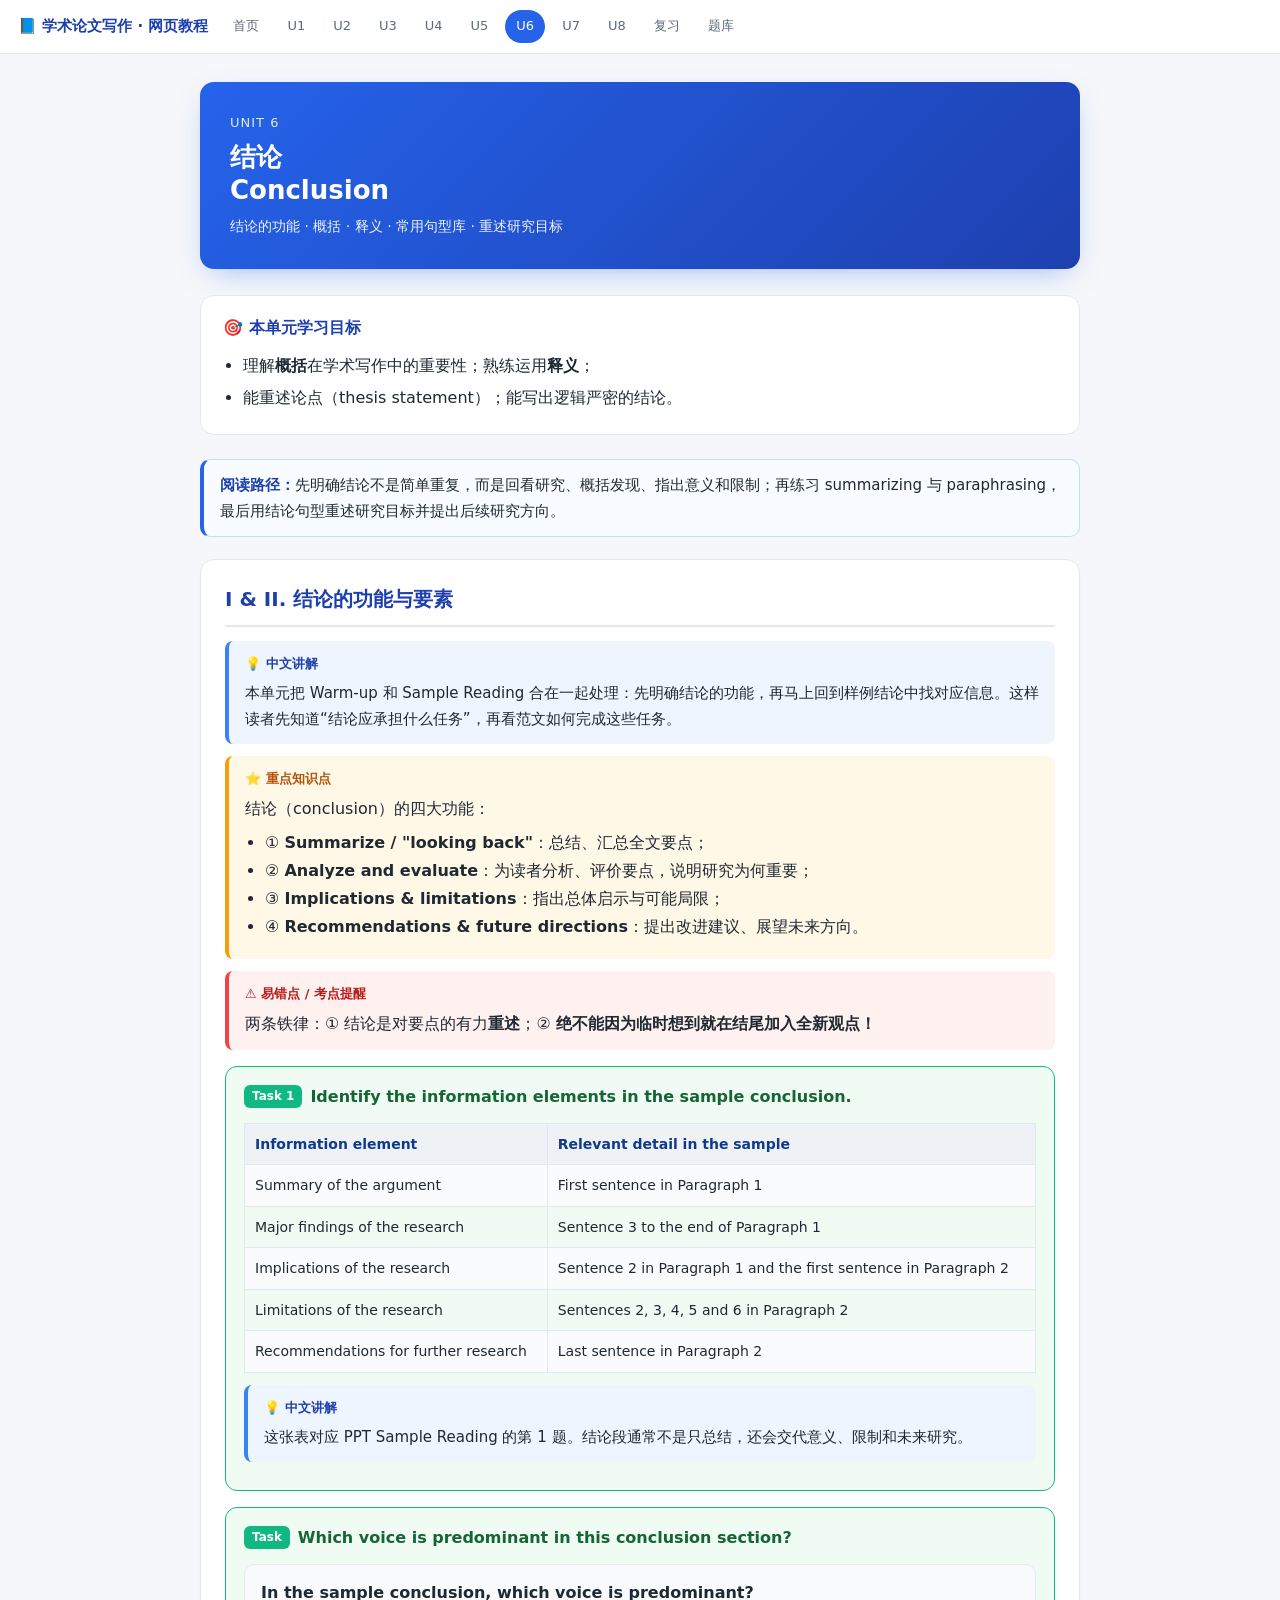
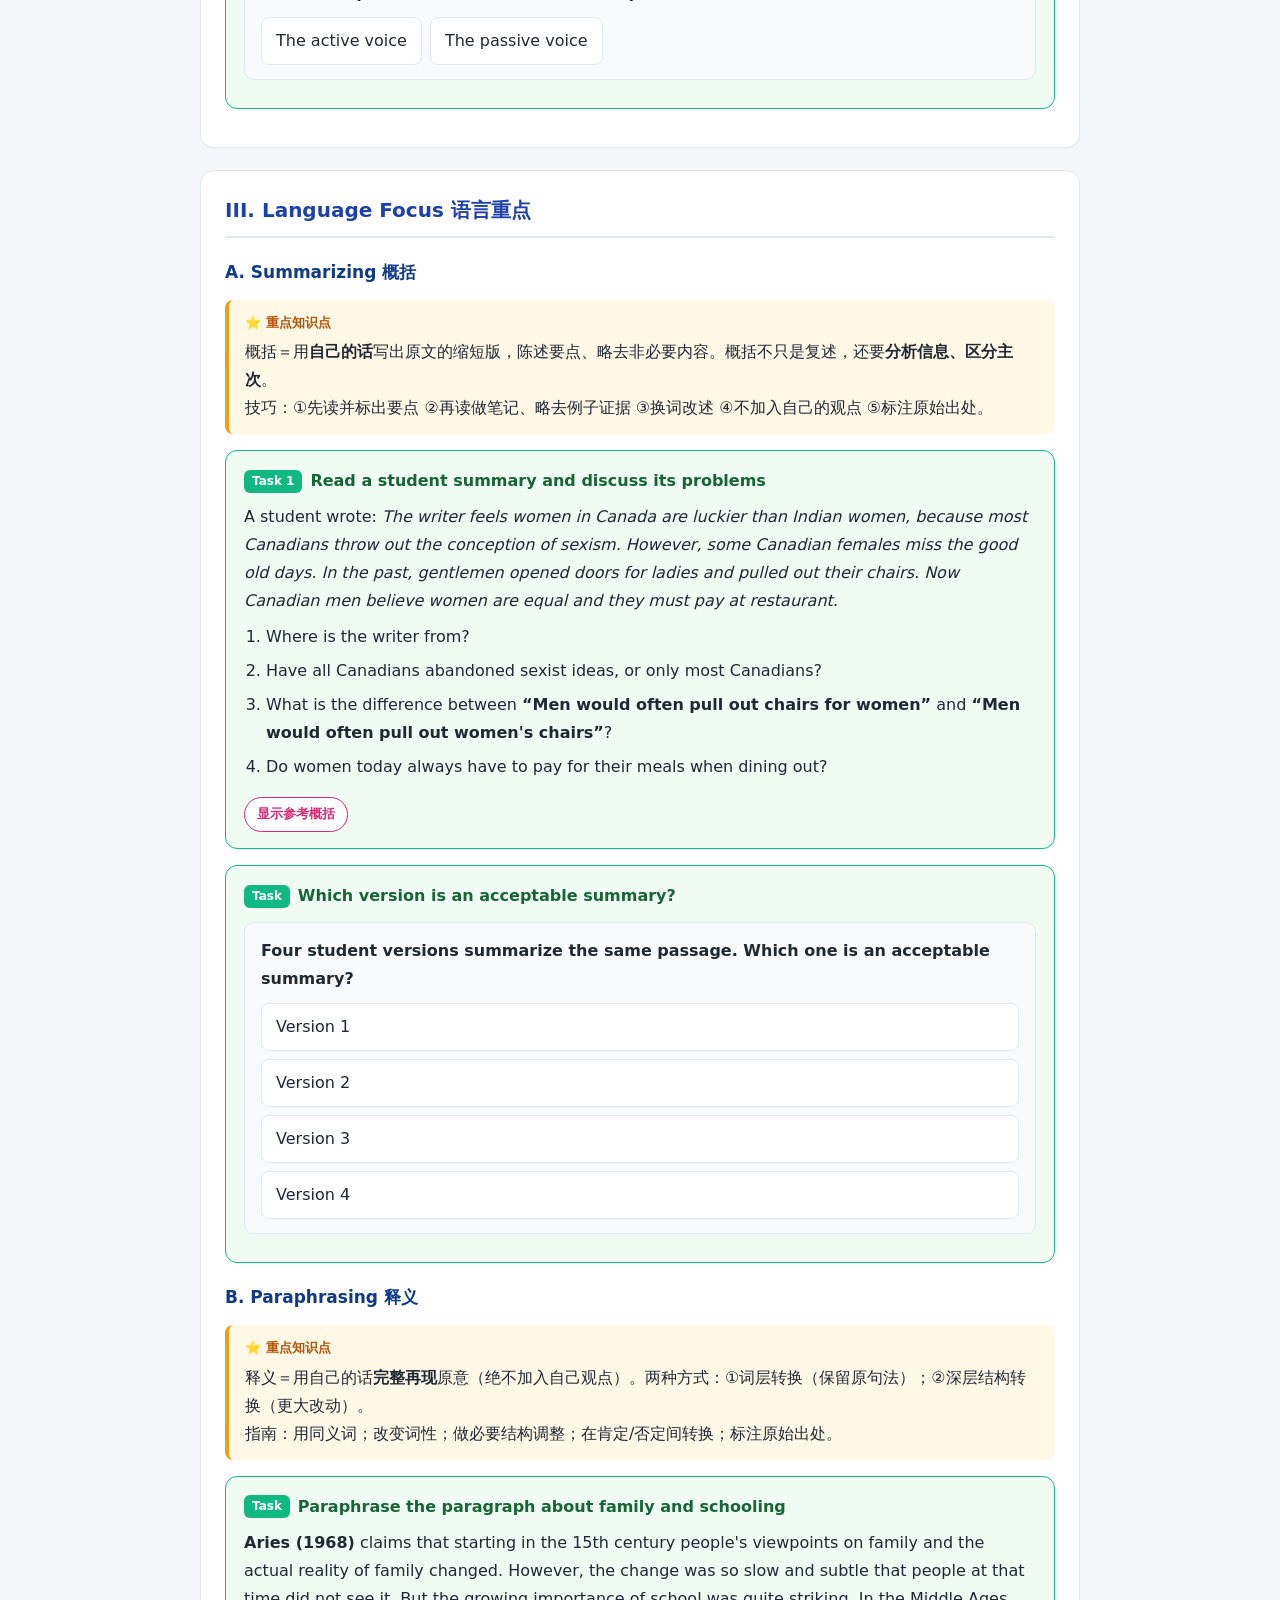
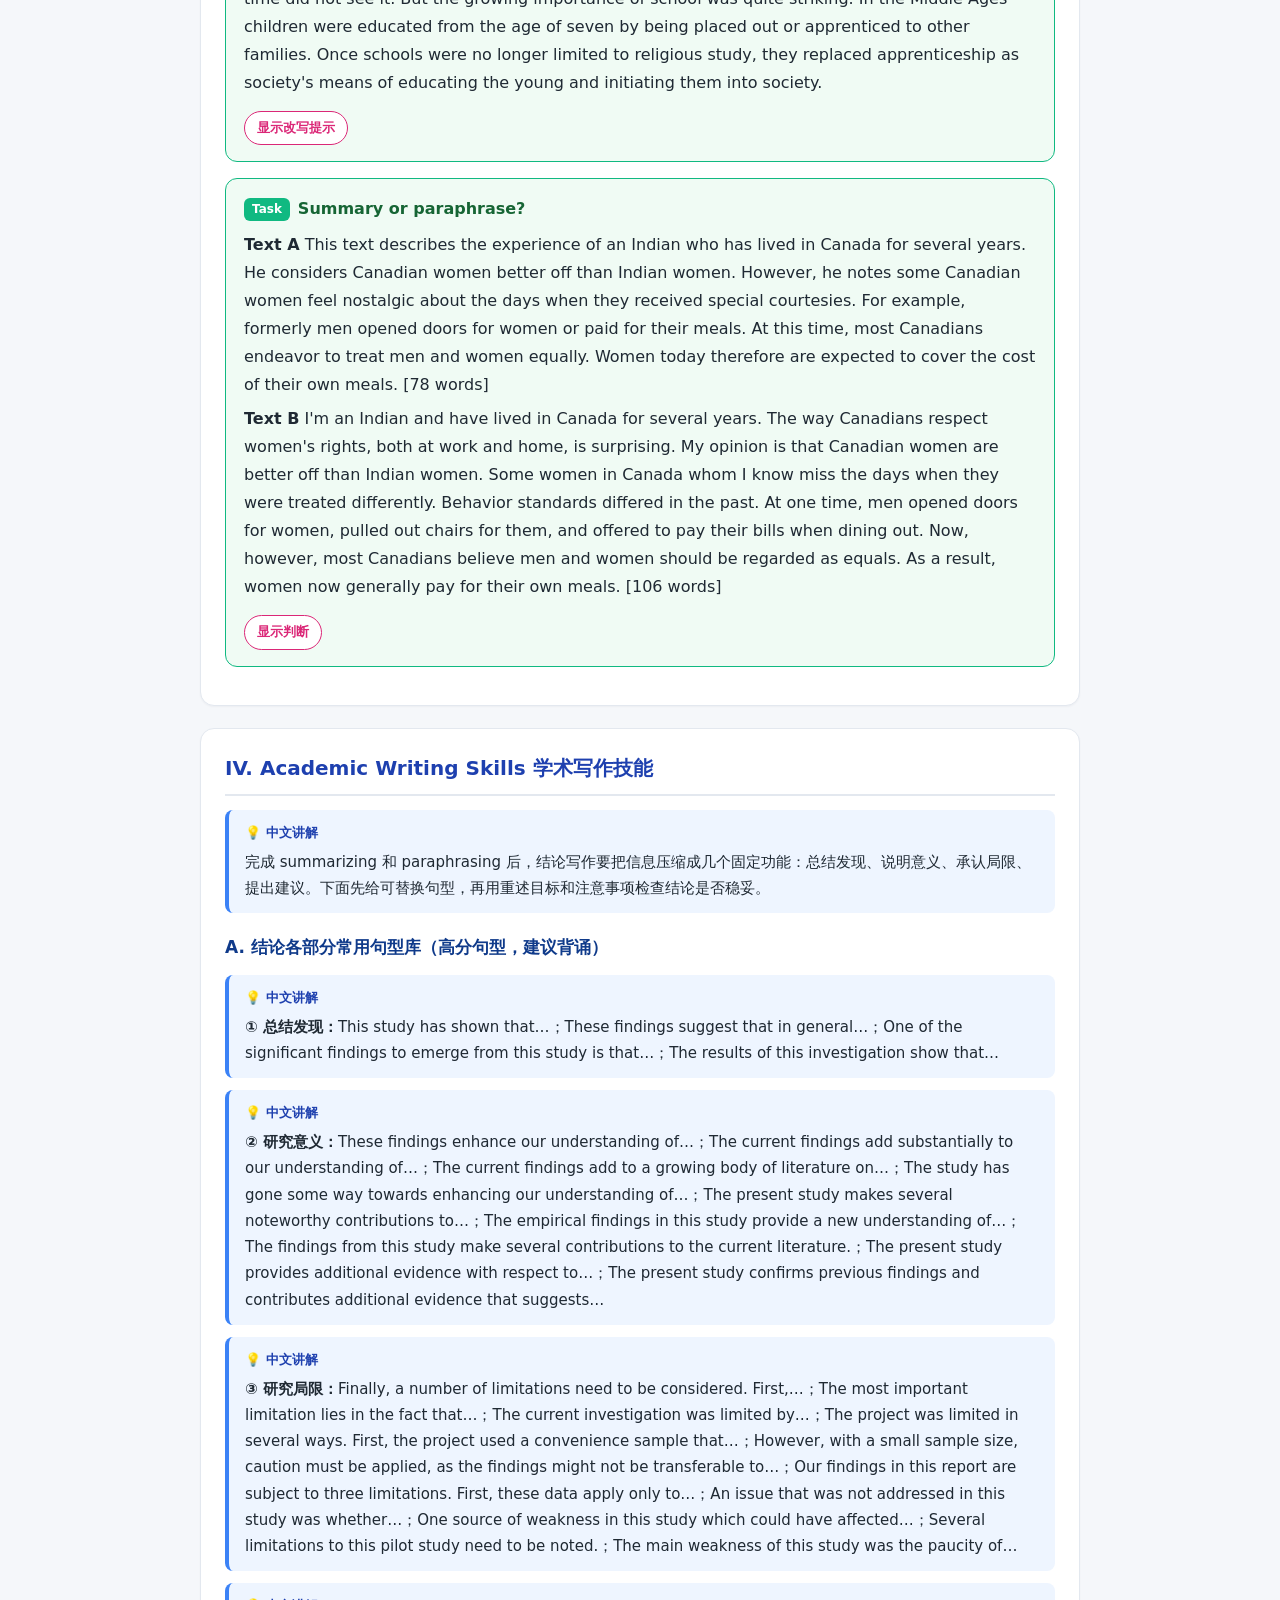
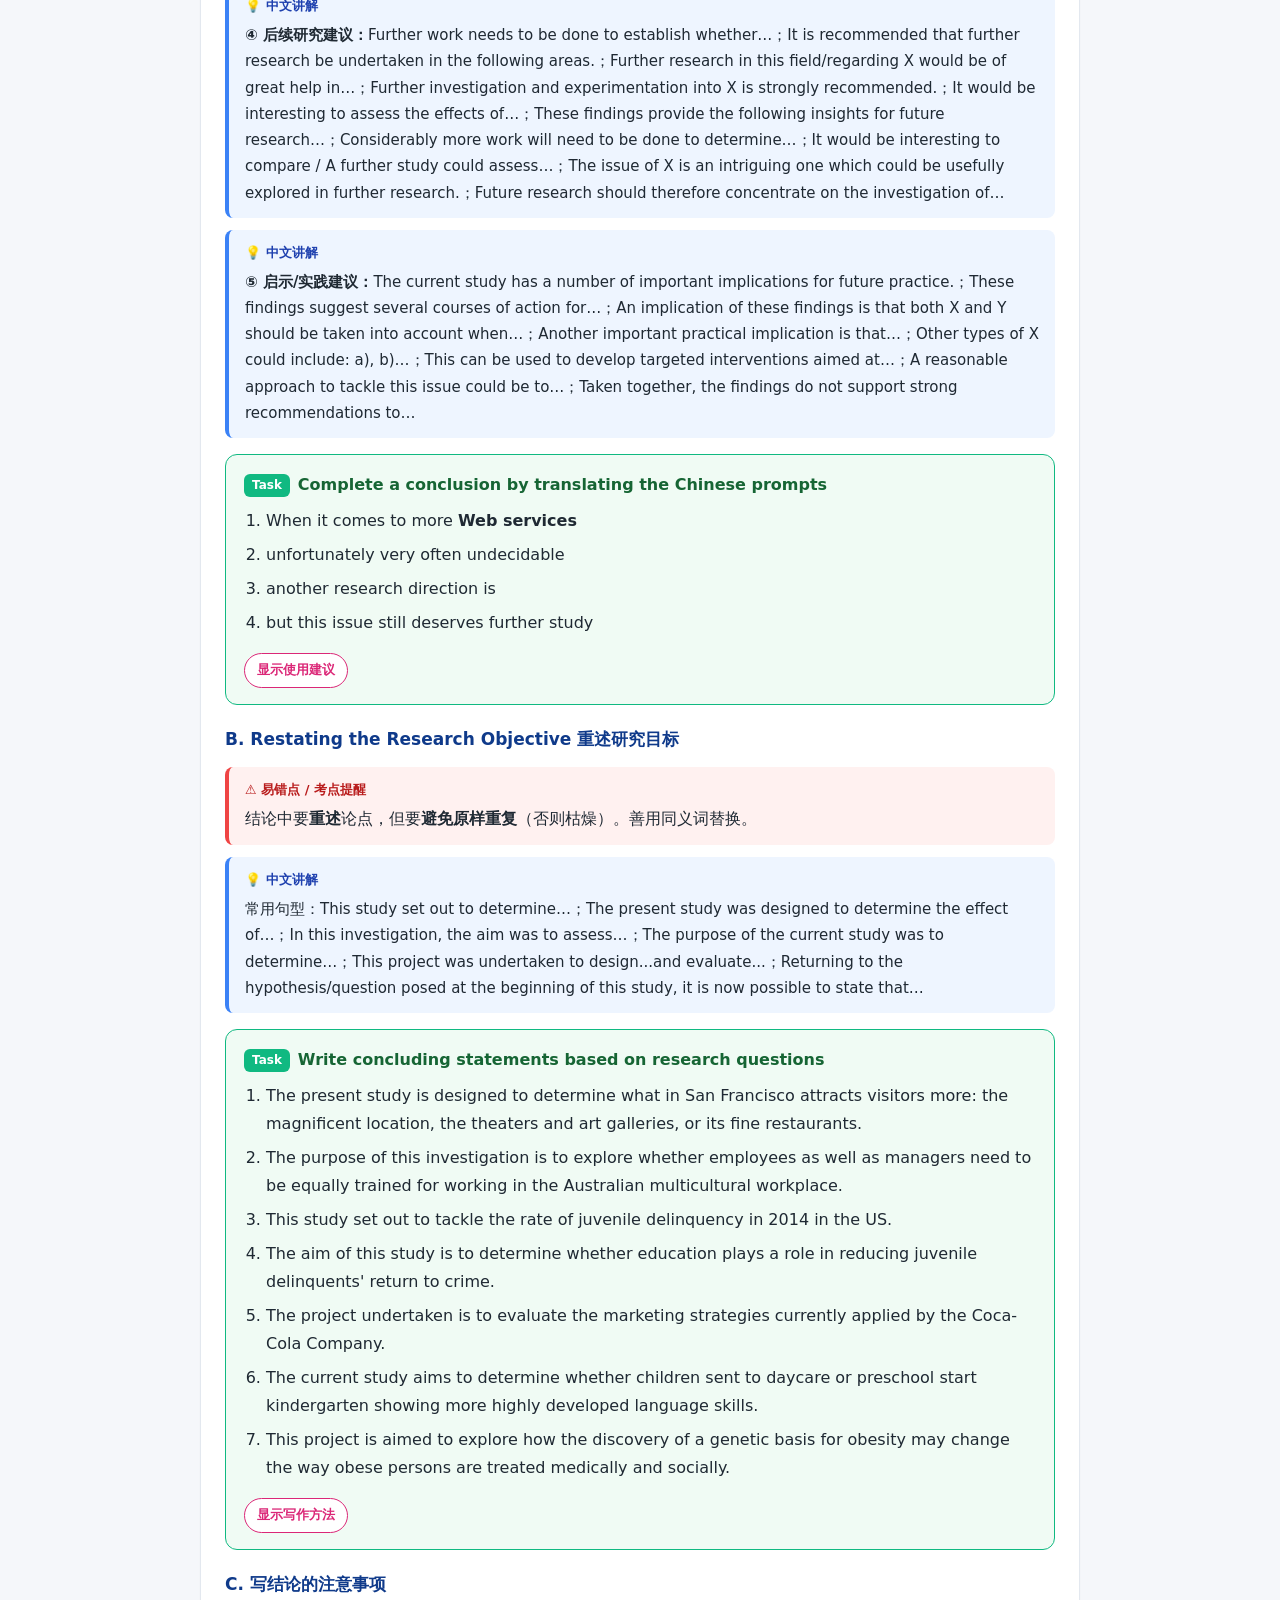
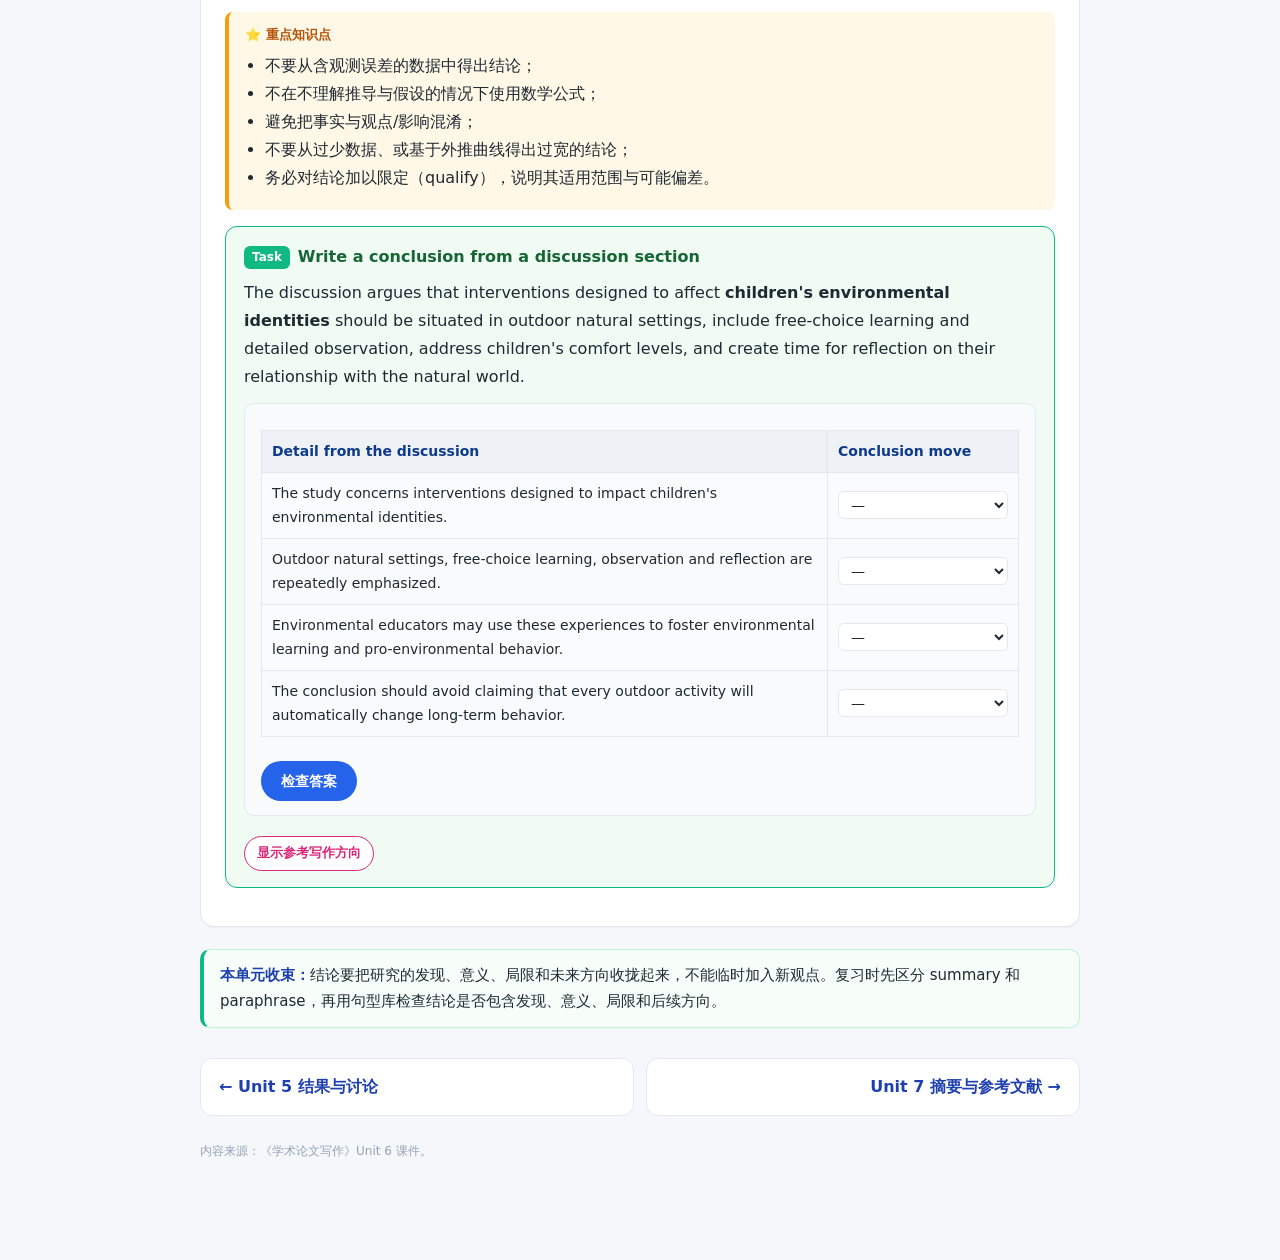
<file: unit6.html>
<!DOCTYPE html>
<html lang="zh-CN">
<head>
<meta charset="UTF-8">
<meta name="viewport" content="width=device-width, initial-scale=1.0">
<title>Unit 6 结论 · 学术论文写作</title>
<link rel="icon" type="image/svg+xml" href="assets/blue-book-svgrepo-com.svg?v=20260618-1225">
<link rel="stylesheet" href="style.css?v=20260618-1205">
</head>
<body>
<div class="topbar">
  <span class="home">&#x1F4D8; &#x5B66;&#x672F;&#x8BBA;&#x6587;&#x5199;&#x4F5C; &#x00B7; &#x7F51;&#x9875;&#x6559;&#x7A0B;</span>
  <nav>
    <a href="index.html">首页</a>
    <a href="unit1.html">U1</a><a href="unit2.html">U2</a><a href="unit3.html">U3</a><a href="unit4.html">U4</a>
    <a href="unit5.html">U5</a><a href="unit6.html" class="active">U6</a><a href="unit7.html">U7</a><a href="unit8.html">U8</a><a href="exam-review.html">复习</a><a href="http://186.241.81.118:8110/">题库</a>
  </nav>
</div>

<div class="wrap">
  <div class="page-head">
    <p class="eyebrow">UNIT 6</p>
    <h1>结论<br>Conclusion</h1>
    <p class="sub">结论的功能 · 概括 · 释义 · 常用句型库 · 重述研究目标</p>
  </div>

  <div class="objectives">
    <h3>🎯 本单元学习目标</h3>
    <ul>
      <li>理解<b>概括</b>在学术写作中的重要性；熟练运用<b>释义</b>；</li>
      <li>能重述论点（thesis statement）；能写出逻辑严密的结论。</li>
    </ul>
  </div>

  <div class="flow"><b>阅读路径：</b>先明确结论不是简单重复，而是回看研究、概括发现、指出意义和限制；再练习 summarizing 与 paraphrasing，最后用结论句型重述研究目标并提出后续研究方向。</div>

  <section class="block">
    <h2>I &amp; II. 结论的功能与要素</h2>
    <div class="zh">本单元把 Warm-up 和 Sample Reading 合在一起处理：先明确结论的功能，再马上回到样例结论中找对应信息。这样读者先知道“结论应承担什么任务”，再看范文如何完成这些任务。</div>
    <div class="kp">
      结论（conclusion）的四大功能：
      <ul>
        <li>① <b>Summarize / "looking back"</b>：总结、汇总全文要点；</li>
        <li>② <b>Analyze and evaluate</b>：为读者分析、评价要点，说明研究为何重要；</li>
        <li>③ <b>Implications &amp; limitations</b>：指出总体启示与可能局限；</li>
        <li>④ <b>Recommendations &amp; future directions</b>：提出改进建议、展望未来方向。</li>
      </ul>
    </div>
    <div class="warn">两条铁律：① 结论是对要点的有力<b>重述</b>；② <b>绝不能因为临时想到就在结尾加入全新观点！</b></div>
    <div class="ex">
      <p class="ex-title"><span class="badge">Task 1</span> Identify the information elements in the sample conclusion.</p>
      <table class="tbl">
        <tr><th>Information element</th><th>Relevant detail in the sample</th></tr>
        <tr><td>Summary of the argument</td><td>First sentence in Paragraph 1</td></tr>
        <tr><td>Major findings of the research</td><td>Sentence 3 to the end of Paragraph 1</td></tr>
        <tr><td>Implications of the research</td><td>Sentence 2 in Paragraph 1 and the first sentence in Paragraph 2</td></tr>
        <tr><td>Limitations of the research</td><td>Sentences 2, 3, 4, 5 and 6 in Paragraph 2</td></tr>
        <tr><td>Recommendations for further research</td><td>Last sentence in Paragraph 2</td></tr>
      </table>
      <div class="zh">这张表对应 PPT Sample Reading 的第 1 题。结论段通常不是只总结，还会交代意义、限制和未来研究。</div>
    </div>
    <div class="ex">
      <p class="ex-title"><span class="badge">Task</span> Which voice is predominant in this conclusion section?</p>
      <div class="quiz" data-quiz="mc">
        <p class="stem">In the sample conclusion, which voice is predominant?</p>
        <div class="opts row"><button class="opt">The active voice</button><button class="opt" data-correct>The passive voice</button></div>
        <div class="explain">该范文以<b>被动语态</b>为主（施动者任意或未知时常用被动）。时态上：总结与局限部分多用一般过去时；启示与建议部分多用一般现在时。</div>
      </div>
    </div>
  </section>

  <section class="block">
    <h2>III. Language Focus 语言重点</h2>

    <h3>A. Summarizing 概括</h3>
    <div class="kp">
      概括＝用<b>自己的话</b>写出原文的缩短版，陈述要点、略去非必要内容。概括不只是复述，还要<b>分析信息、区分主次</b>。<br>
      技巧：①先读并标出要点 ②再读做笔记、略去例子证据 ③换词改述 ④不加入自己的观点 ⑤标注原始出处。
    </div>
    <div class="ex">
      <p class="ex-title"><span class="badge">Task 1</span> Read a student summary and discuss its problems</p>
      <p class="q">A student wrote: <i>The writer feels women in Canada are luckier than Indian women, because most Canadians throw out the conception of sexism. However, some Canadian females miss the good old days. In the past, gentlemen opened doors for ladies and pulled out their chairs. Now Canadian men believe women are equal and they must pay at restaurant.</i></p>
      <ol>
        <li>Where is the writer from?</li>
        <li>Have all Canadians abandoned sexist ideas, or only most Canadians?</li>
        <li>What is the difference between <b>“Men would often pull out chairs for women”</b> and <b>“Men would often pull out women's chairs”</b>?</li>
        <li>Do women today always have to pay for their meals when dining out?</li>
      </ol>
      <span class="answer-toggle">显示参考概括</span>
      <div class="answer">According to an Indian who has lived in Canada for several years, some <b>Canadian women feel nostalgic</b> about the days when they received special courtesies from men. Now, most Canadians endeavor to treat men and women equally.</div>
    </div>
    <div class="ex">
      <p class="ex-title"><span class="badge">Task</span> Which version is an acceptable summary?</p>
      <div class="quiz" data-quiz="mc">
        <p class="stem">Four student versions summarize the same passage. Which one is an acceptable summary?</p>
        <div class="opts">
          <button class="opt">Version 1</button>
          <button class="opt">Version 2</button>
          <button class="opt">Version 3</button>
          <button class="opt" data-correct>Version 4</button>
        </div>
        <div class="explain">Version 4 可接受。Version 1 = 抄袭（仅改动词形式、调换语序，无引用）；Version 2 = 抄袭（用"引用+页码"误导，其余仍照搬）；Version 3 = 释义+引用，从抄袭角度可接受，但<b>所引句子平庸不重要</b>——只在专家原话或无法更好表达时才引用。</div>
      </div>
    </div>

    <h3>B. Paraphrasing 释义</h3>
    <div class="kp">
      释义＝用自己的话<b>完整再现</b>原意（绝不加入自己观点）。两种方式：①词层转换（保留原句法）；②深层结构转换（更大改动）。<br>
      指南：用同义词；改变词性；做必要结构调整；在肯定/否定间转换；标注原始出处。
    </div>
    <div class="ex">
      <p class="ex-title"><span class="badge">Task</span> Paraphrase the paragraph about family and schooling</p>
      <p class="q"><b>Aries (1968)</b> claims that starting in the 15th century people's viewpoints on family and the actual reality of family changed. However, the change was so slow and subtle that people at that time did not see it. But the growing importance of school was quite striking. In the Middle Ages children were educated from the age of seven by being placed out or apprenticed to other families. Once schools were no longer limited to religious study, they replaced apprenticeship as society's means of educating the young and initiating them into society.</p>
      <span class="answer-toggle">显示改写提示</span>
      <div class="answer">
        改写时可把 <i>people's viewpoints on family and the actual reality of family changed</i> 改为 <i>ideas about family life and the organization of family life gradually shifted</i>；把 <i>the growing importance of school was quite striking</i> 改为 <i>the increasing role of schooling was much more visible</i>。注意保留 Aries (1968) 的出处，不添加自己的评价。
      </div>
    </div>
    <div class="ex">
      <p class="ex-title"><span class="badge">Task</span> Summary or paraphrase?</p>
      <p class="q"><b>Text A</b> This text describes the experience of an Indian who has lived in Canada for several years. He considers Canadian women better off than Indian women. However, he notes some Canadian women feel nostalgic about the days when they received special courtesies. For example, formerly men opened doors for women or paid for their meals. At this time, most Canadians endeavor to treat men and women equally. Women today therefore are expected to cover the cost of their own meals. [78 words]</p>
      <p class="q"><b>Text B</b> I'm an Indian and have lived in Canada for several years. The way Canadians respect women's rights, both at work and home, is surprising. My opinion is that Canadian women are better off than Indian women. Some women in Canada whom I know miss the days when they were treated differently. Behavior standards differed in the past. At one time, men opened doors for women, pulled out chairs for them, and offered to pay their bills when dining out. Now, however, most Canadians believe men and women should be regarded as equals. As a result, women now generally pay for their own meals. [106 words]</p>
      <span class="answer-toggle">显示判断</span>
      <div class="answer">
        <b>Text A</b> is a summary because it condenses the original passage into 78 words and keeps only the main points. <b>Text B</b> is a paraphrase because it follows the original meaning more fully and is close to the original length.
      </div>
    </div>
  </section>

  <section class="block">
    <h2>IV. Academic Writing Skills 学术写作技能</h2>
    <div class="zh">完成 summarizing 和 paraphrasing 后，结论写作要把信息压缩成几个固定功能：总结发现、说明意义、承认局限、提出建议。下面先给可替换句型，再用重述目标和注意事项检查结论是否稳妥。</div>

    <h3>A. 结论各部分常用句型库（高分句型，建议背诵）</h3>
    <div class="zh">
      <b>① 总结发现：</b>This study has shown that…；These findings suggest that in general…；One of the significant findings to emerge from this study is that…；The results of this investigation show that…
    </div>
    <div class="zh">
      <b>② 研究意义：</b>These findings enhance our understanding of…；The current findings add substantially to our understanding of…；The current findings add to a growing body of literature on…；The study has gone some way towards enhancing our understanding of…；The present study makes several noteworthy contributions to…；The empirical findings in this study provide a new understanding of…；The findings from this study make several contributions to the current literature.；The present study provides additional evidence with respect to…；The present study confirms previous findings and contributes additional evidence that suggests…
    </div>
    <div class="zh">
      <b>③ 研究局限：</b>Finally, a number of limitations need to be considered. First,…；The most important limitation lies in the fact that…；The current investigation was limited by…；The project was limited in several ways. First, the project used a convenience sample that…；However, with a small sample size, caution must be applied, as the findings might not be transferable to…；Our findings in this report are subject to three limitations. First, these data apply only to…；An issue that was not addressed in this study was whether…；One source of weakness in this study which could have affected…；Several limitations to this pilot study need to be noted.；The main weakness of this study was the paucity of…
    </div>
    <div class="zh">
      <b>④ 后续研究建议：</b>Further work needs to be done to establish whether…；It is recommended that further research be undertaken in the following areas.；Further research in this field/regarding X would be of great help in…；Further investigation and experimentation into X is strongly recommended.；It would be interesting to assess the effects of…；These findings provide the following insights for future research…；Considerably more work will need to be done to determine…；It would be interesting to compare / A further study could assess…；The issue of X is an intriguing one which could be usefully explored in further research.；Future research should therefore concentrate on the investigation of…
    </div>
    <div class="zh">
      <b>⑤ 启示/实践建议：</b>The current study has a number of important implications for future practice.；These findings suggest several courses of action for…；An implication of these findings is that both X and Y should be taken into account when…；Another important practical implication is that…；Other types of X could include: a), b)…；This can be used to develop targeted interventions aimed at…；A reasonable approach to tackle this issue could be to…；Taken together, the findings do not support strong recommendations to…
    </div>

    <div class="ex">
      <p class="ex-title"><span class="badge">Task</span> Complete a conclusion by translating the Chinese prompts</p>
      <ol>
        <li>When it comes to more <b>Web services</b></li>
        <li>unfortunately very often undecidable</li>
        <li>another research direction is</li>
        <li>but this issue still deserves further study</li>
      </ol>
      <span class="answer-toggle">显示使用建议</span>
      <div class="answer">这些表达分别对应结论中的引入问题、指出局限、提出后续方向和强调仍有研究价值。写作时应把它们嵌入完整段落，而不是机械排列。</div>
    </div>

    <h3>B. Restating the Research Objective 重述研究目标</h3>
    <div class="warn">结论中要<b>重述</b>论点，但要<b>避免原样重复</b>（否则枯燥）。善用同义词替换。</div>
    <div class="zh">
      常用句型：This study set out to determine…；The present study was designed to determine the effect of…；In this investigation, the aim was to assess…；The purpose of the current study was to determine…；This project was undertaken to design...and evaluate...；Returning to the hypothesis/question posed at the beginning of this study, it is now possible to state that…
    </div>

    <div class="ex">
      <p class="ex-title"><span class="badge">Task</span> Write concluding statements based on research questions</p>
      <ol>
        <li>The present study is designed to determine what in San Francisco attracts visitors more: the magnificent location, the theaters and art galleries, or its fine restaurants.</li>
        <li>The purpose of this investigation is to explore whether employees as well as managers need to be equally trained for working in the Australian multicultural workplace.</li>
        <li>This study set out to tackle the rate of juvenile delinquency in 2014 in the US.</li>
        <li>The aim of this study is to determine whether education plays a role in reducing juvenile delinquents' return to crime.</li>
        <li>The project undertaken is to evaluate the marketing strategies currently applied by the Coca-Cola Company.</li>
        <li>The current study aims to determine whether children sent to daycare or preschool start kindergarten showing more highly developed language skills.</li>
        <li>This project is aimed to explore how the discovery of a genetic basis for obesity may change the way obese persons are treated medically and socially.</li>
      </ol>
      <span class="answer-toggle">显示写作方法</span>
      <div class="answer">把题干中的 <i>is designed to determine / aims to explore / set out to tackle</i> 换成结论句型，如 <i>The findings of this study indicate that...</i>, <i>This investigation has shown that...</i>, <i>Returning to the question posed at the beginning, it is now possible to state that...</i>，并避免逐字重复研究目标。</div>
    </div>

    <h3>C. 写结论的注意事项</h3>
    <div class="kp">
      <ul>
        <li>不要从含观测误差的数据中得出结论；</li>
        <li>不在不理解推导与假设的情况下使用数学公式；</li>
        <li>避免把事实与观点/影响混淆；</li>
        <li>不要从过少数据、或基于外推曲线得出过宽的结论；</li>
        <li>务必对结论加以限定（qualify），说明其适用范围与可能偏差。</li>
      </ul>
    </div>
    <div class="ex">
      <p class="ex-title"><span class="badge">Task</span> Write a conclusion from a discussion section</p>
      <p class="q">The discussion argues that interventions designed to affect <b>children's environmental identities</b> should be situated in outdoor natural settings, include free-choice learning and detailed observation, address children's comfort levels, and create time for reflection on their relationship with the natural world.</p>
      <div class="quiz" data-quiz="check">
        <table class="tbl">
          <tr><th>Detail from the discussion</th><th>Conclusion move</th></tr>
          <tr><td>The study concerns interventions designed to impact children's environmental identities.</td><td><select data-correct="Restate objective"><option value="">—</option><option>Restate objective</option><option>Summarize finding</option><option>State implication</option><option>Qualify the claim</option></select></td></tr>
          <tr><td>Outdoor natural settings, free-choice learning, observation and reflection are repeatedly emphasized.</td><td><select data-correct="Summarize finding"><option value="">—</option><option>Restate objective</option><option>Summarize finding</option><option>State implication</option><option>Qualify the claim</option></select></td></tr>
          <tr><td>Environmental educators may use these experiences to foster environmental learning and pro-environmental behavior.</td><td><select data-correct="State implication"><option value="">—</option><option>Restate objective</option><option>Summarize finding</option><option>State implication</option><option>Qualify the claim</option></select></td></tr>
          <tr><td>The conclusion should avoid claiming that every outdoor activity will automatically change long-term behavior.</td><td><select data-correct="Qualify the claim"><option value="">—</option><option>Restate objective</option><option>Summarize finding</option><option>State implication</option><option>Qualify the claim</option></select></td></tr>
        </table>
        <button class="check-btn">检查答案</button>
        <div class="explain">从 discussion 写 conclusion 时，先回到研究对象，再压缩主要发现，随后写实践启示，最后限定结论范围，避免过度推广。</div>
      </div>
      <span class="answer-toggle">显示参考写作方向</span>
      <div class="answer">
        A suitable conclusion should summarize the main finding, state the practical implication for teachers and environmental educators, and avoid overgeneralization. It may conclude that outdoor learning experiences can strengthen children's environmental identities, foster their interest in school science, and support pro-environmental behavior when implemented in school contexts with appropriate reflection and support. When carried out in school contexts, these experiences may also encourage <b>teacher and peer recognition</b> of children's environmental identities, thereby affirming children's interest in the natural world and school science.
      </div>
    </div>
  </section>

  <div class="takeaway"><b>本单元收束：</b>结论要把研究的发现、意义、局限和未来方向收拢起来，不能临时加入新观点。复习时先区分 summary 和 paraphrase，再用句型库检查结论是否包含发现、意义、局限和后续方向。</div>

  <div class="pager">
    <a class="prev" href="unit5.html">← Unit 5 结果与讨论</a>
    <a class="next" href="unit7.html">Unit 7 摘要与参考文献 →</a>
  </div>
  <p style="margin-top:20px"><small class="src">内容来源：《学术论文写作》Unit 6 课件。</small></p>
</div>
<script src="app.js?v=20260618-1205"></script>
</body>
</html>
</file>
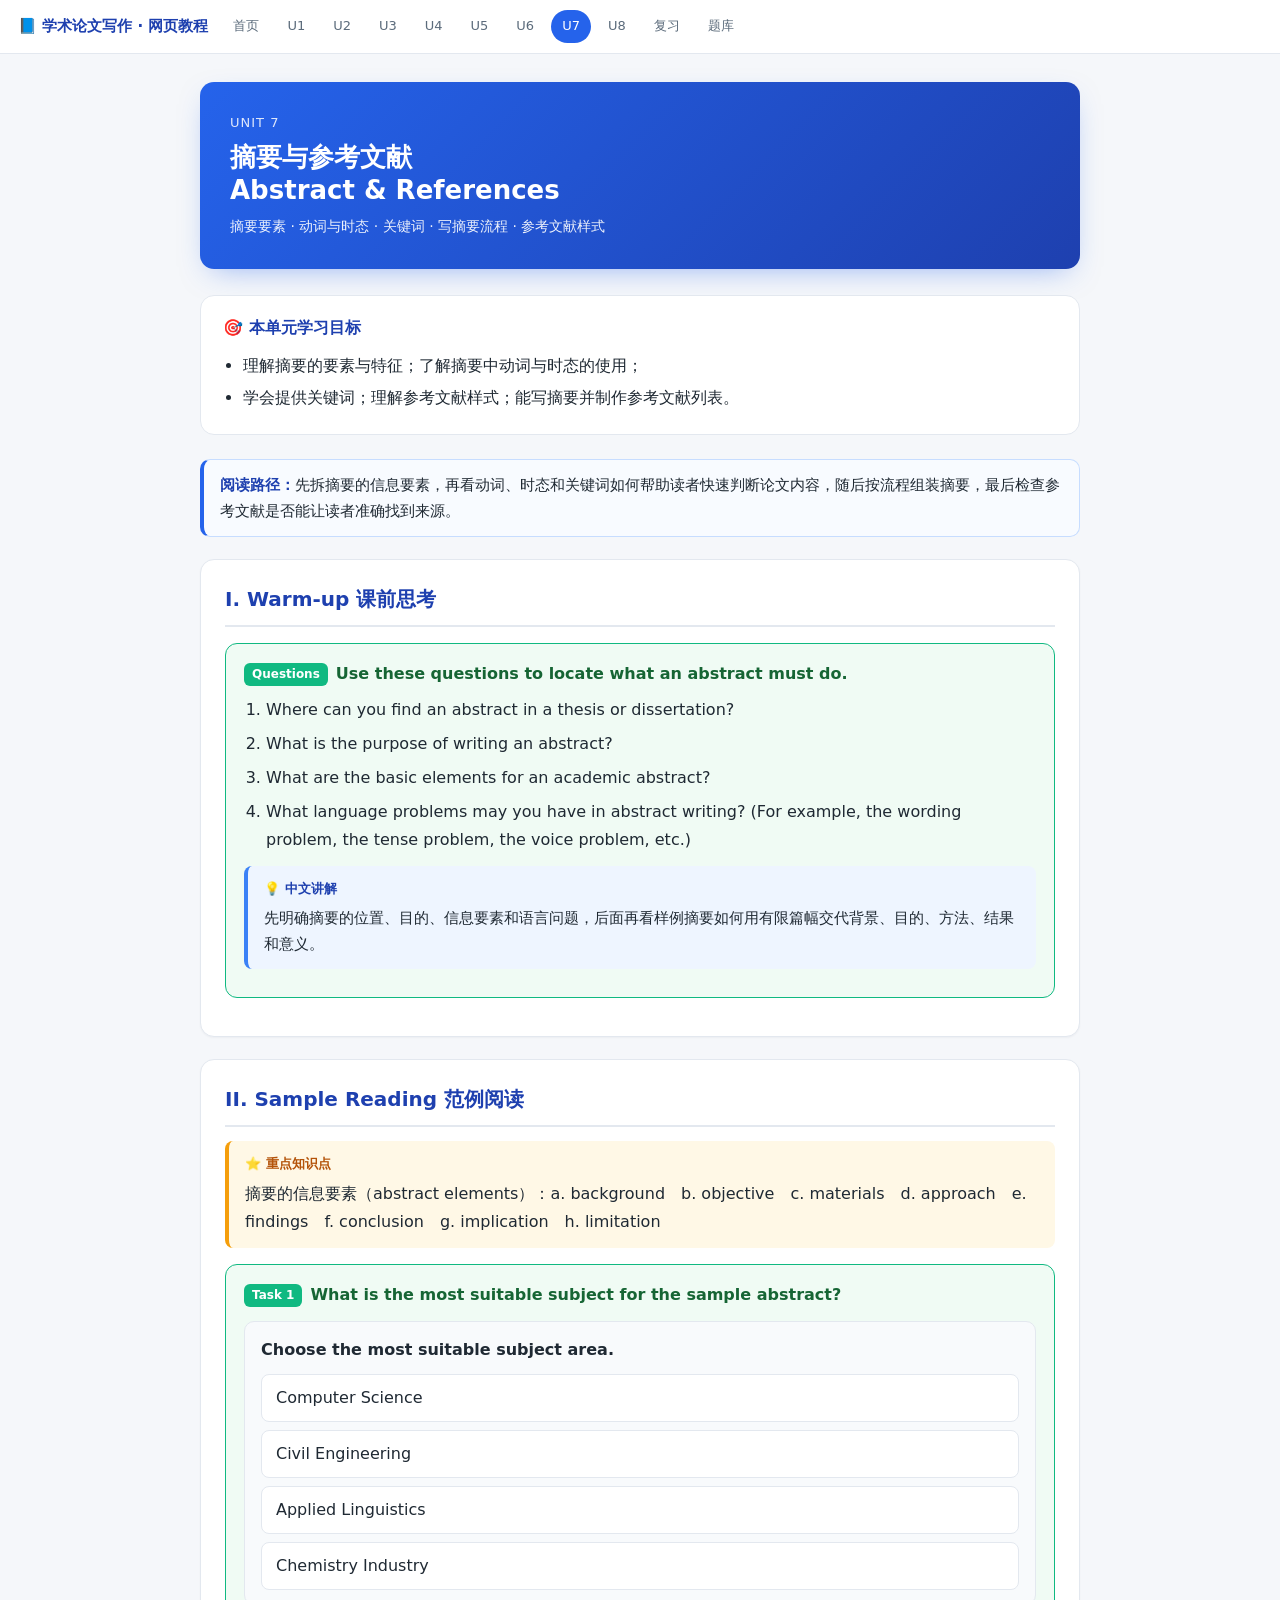
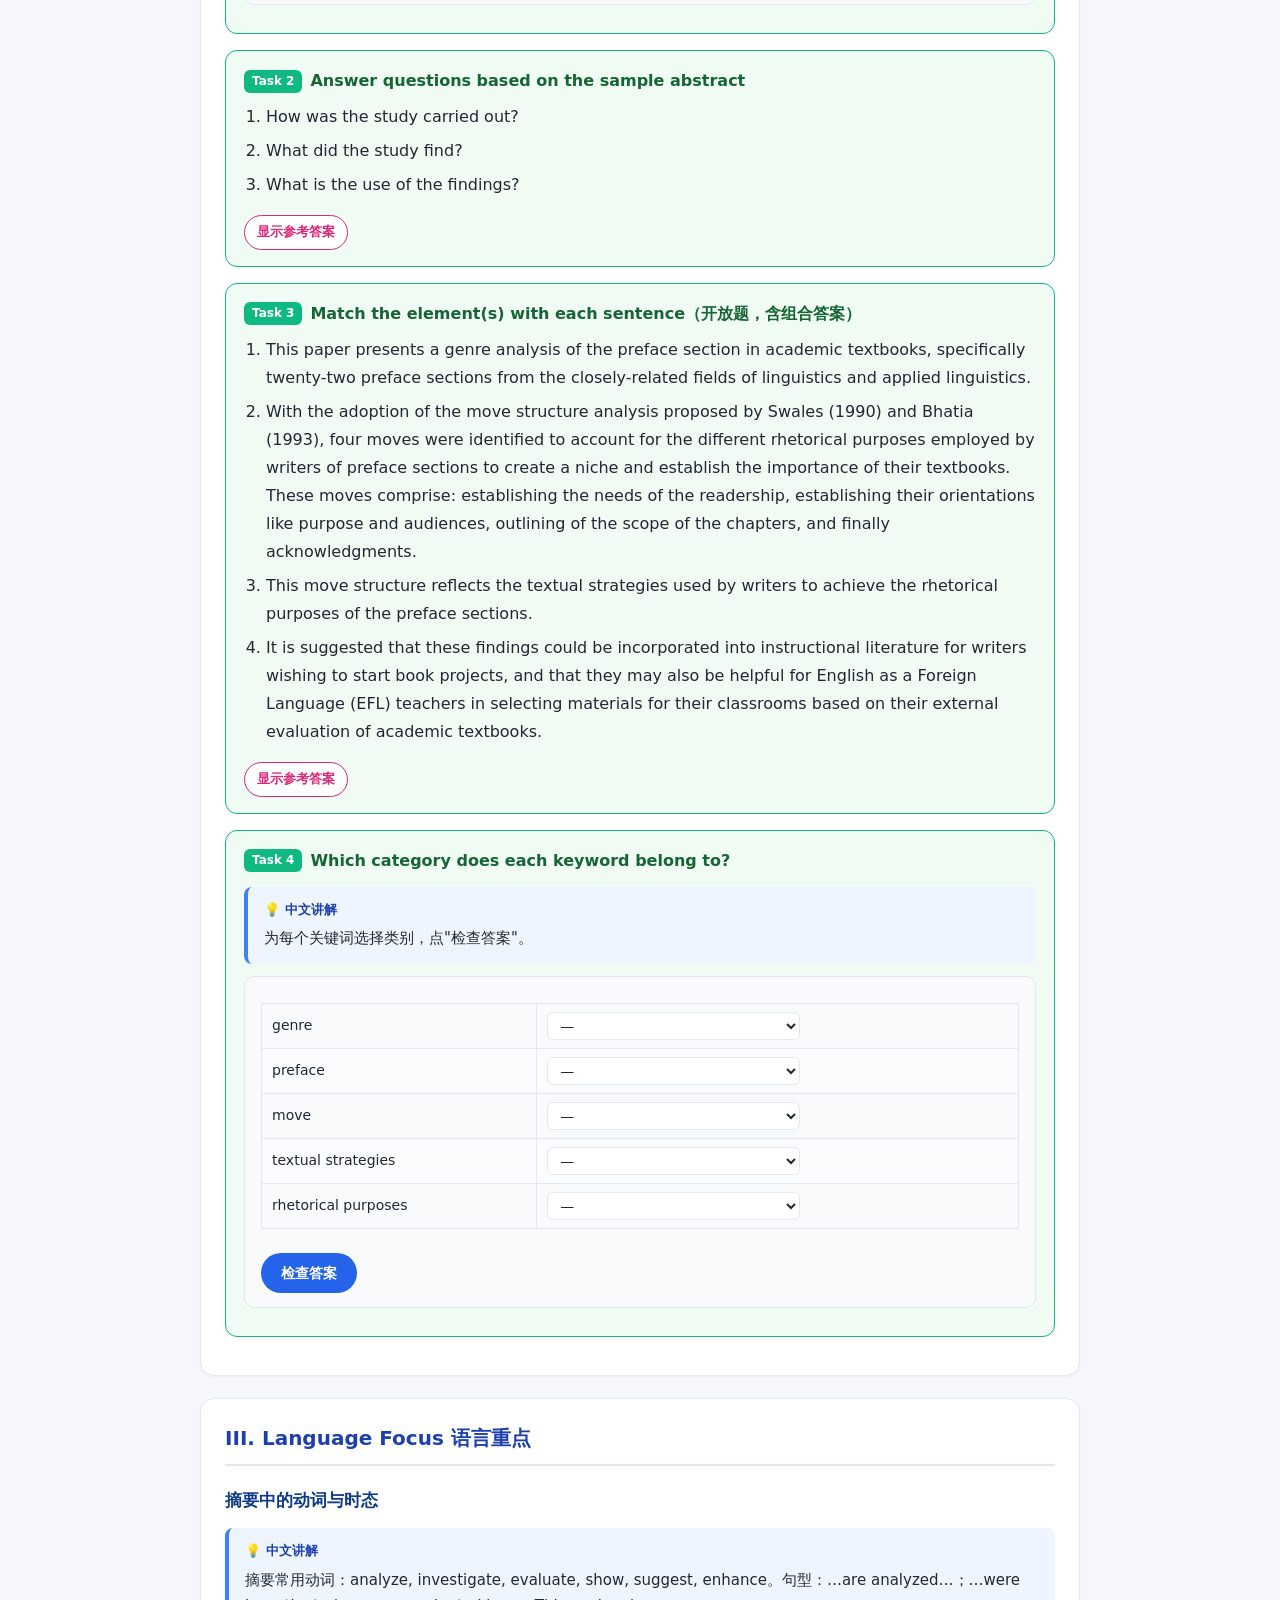
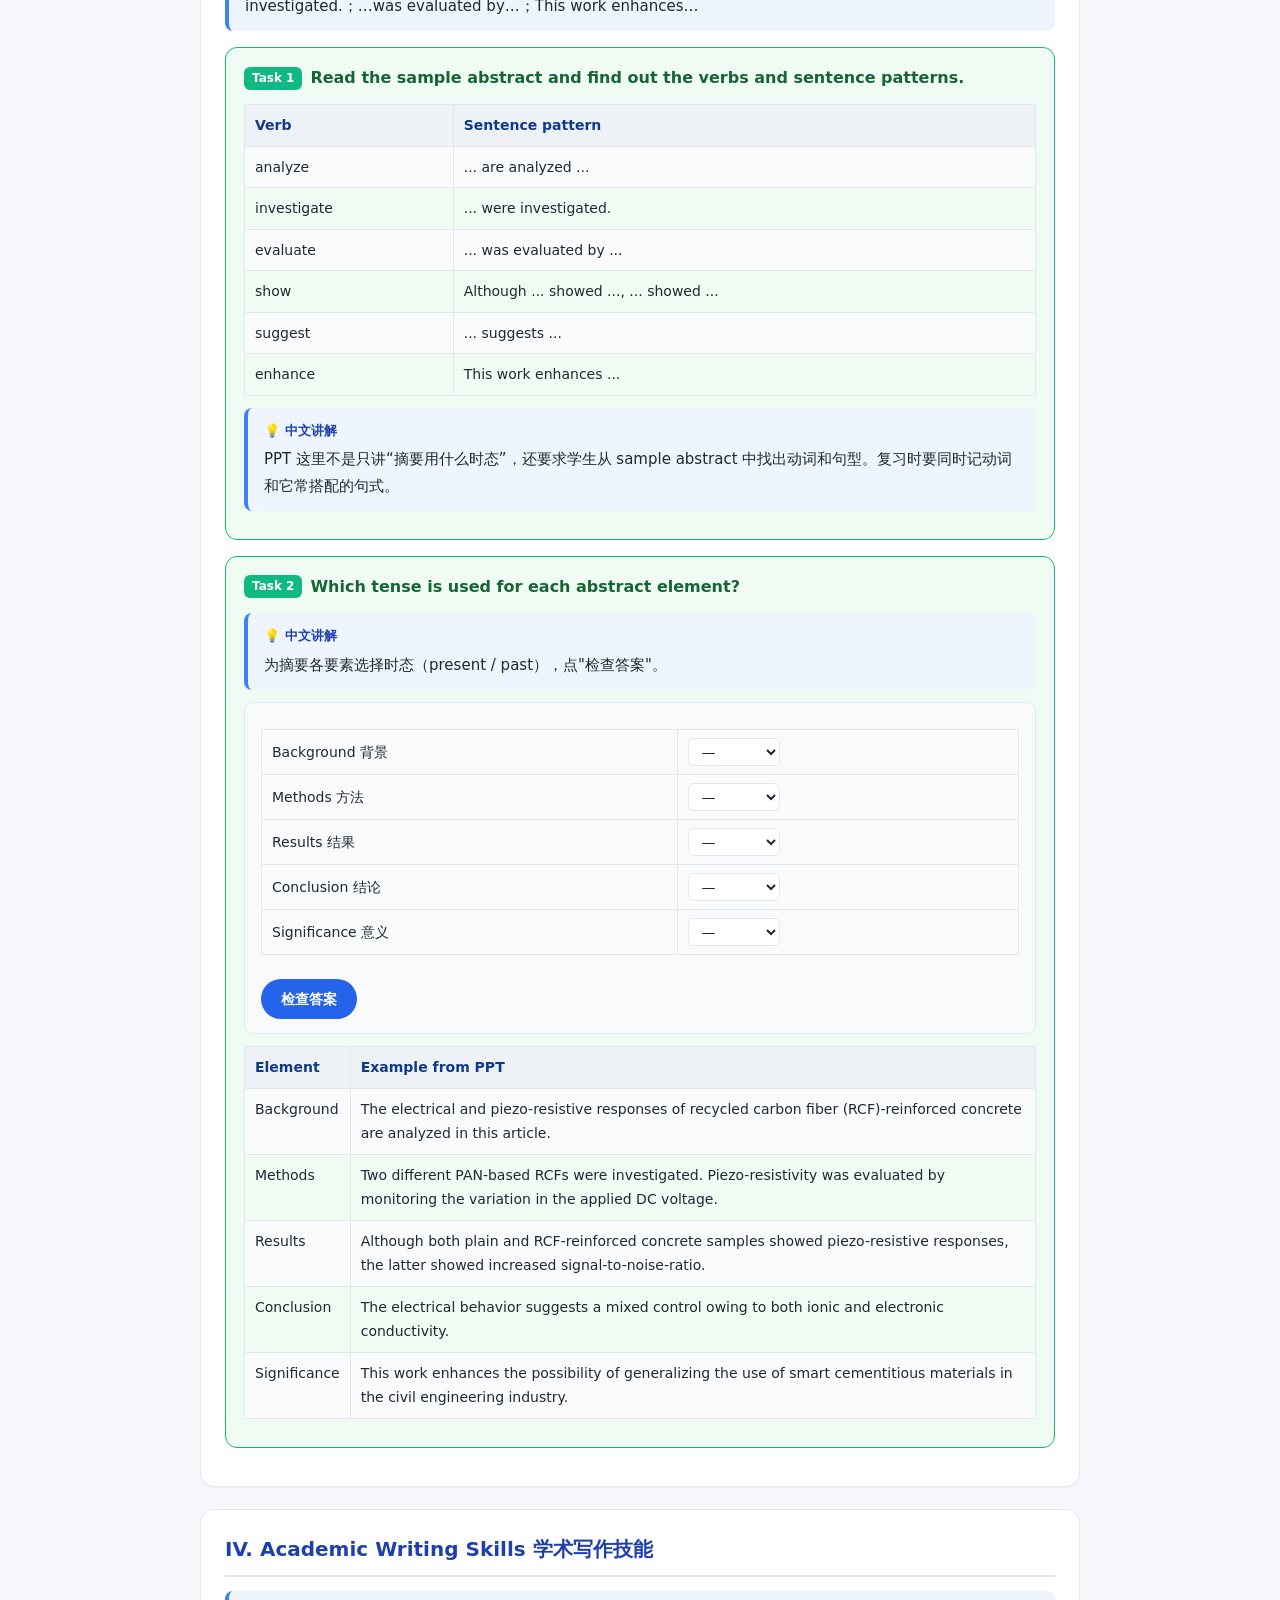
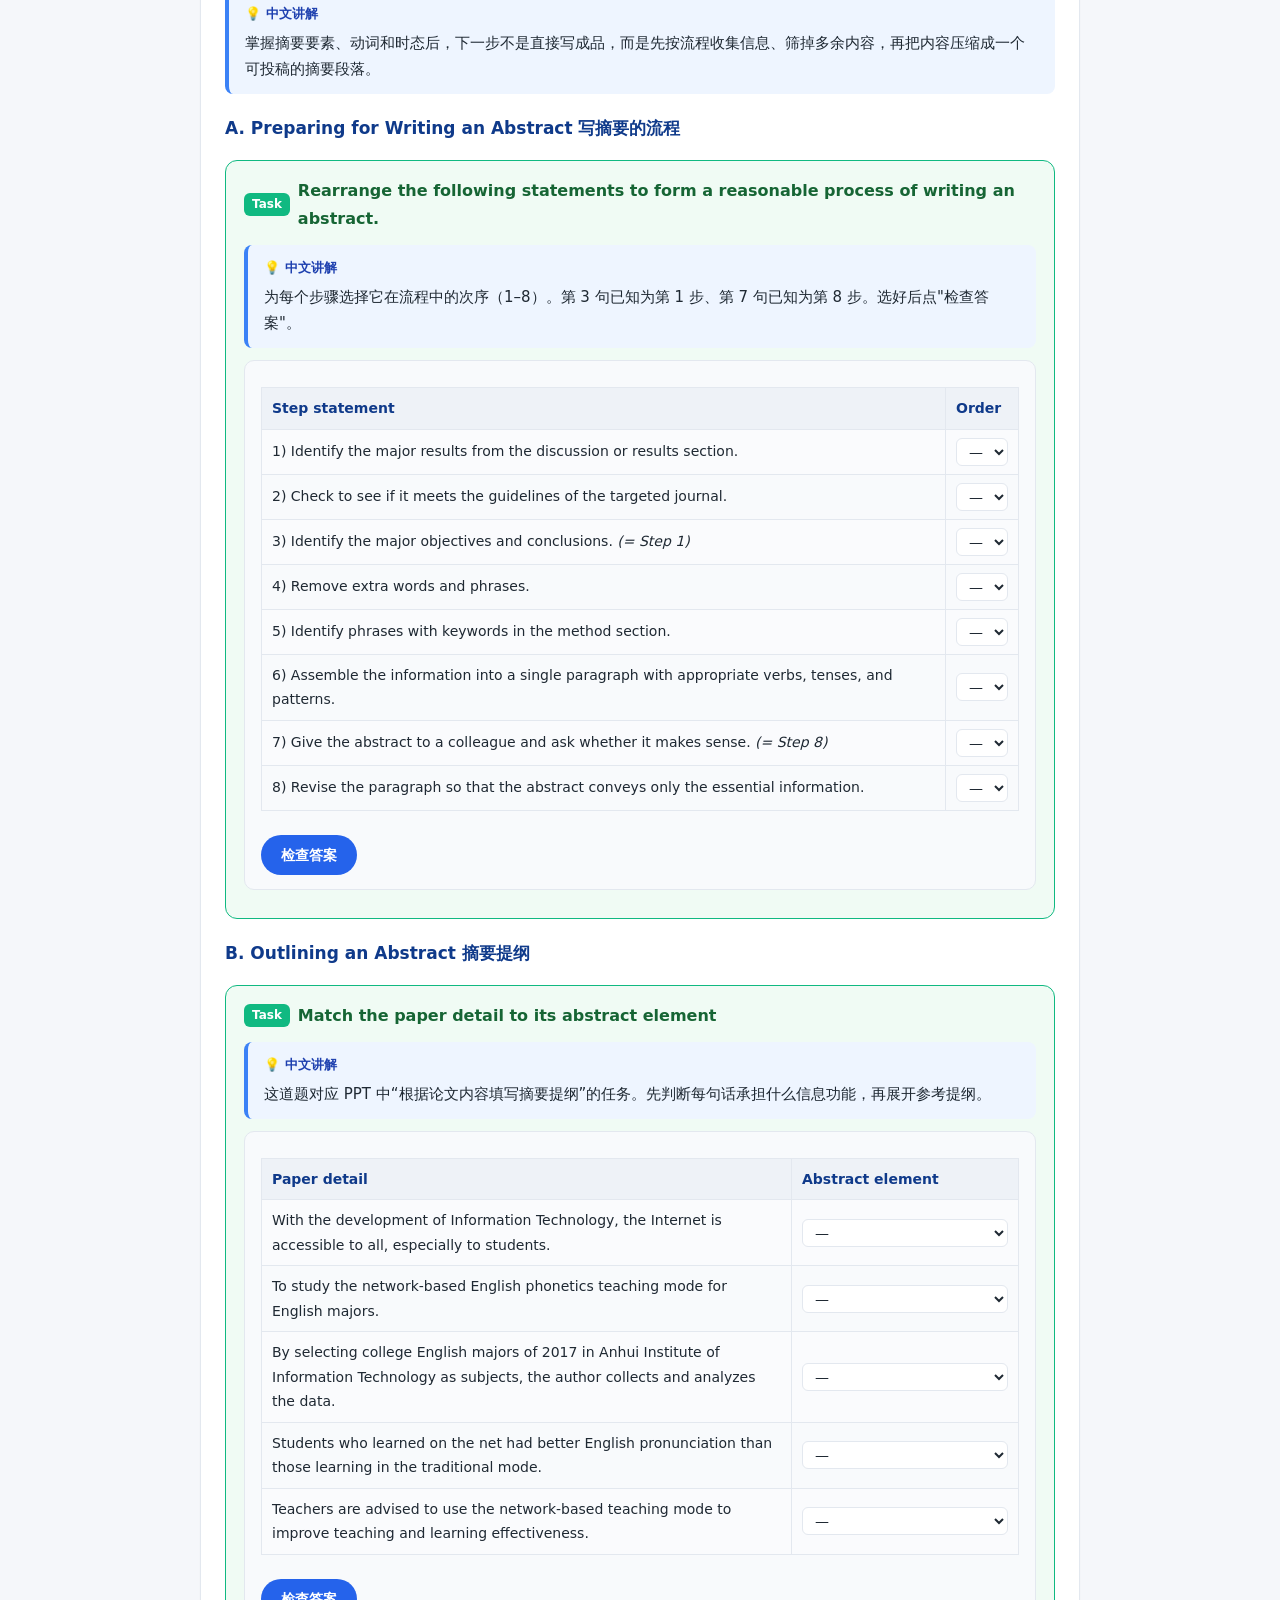
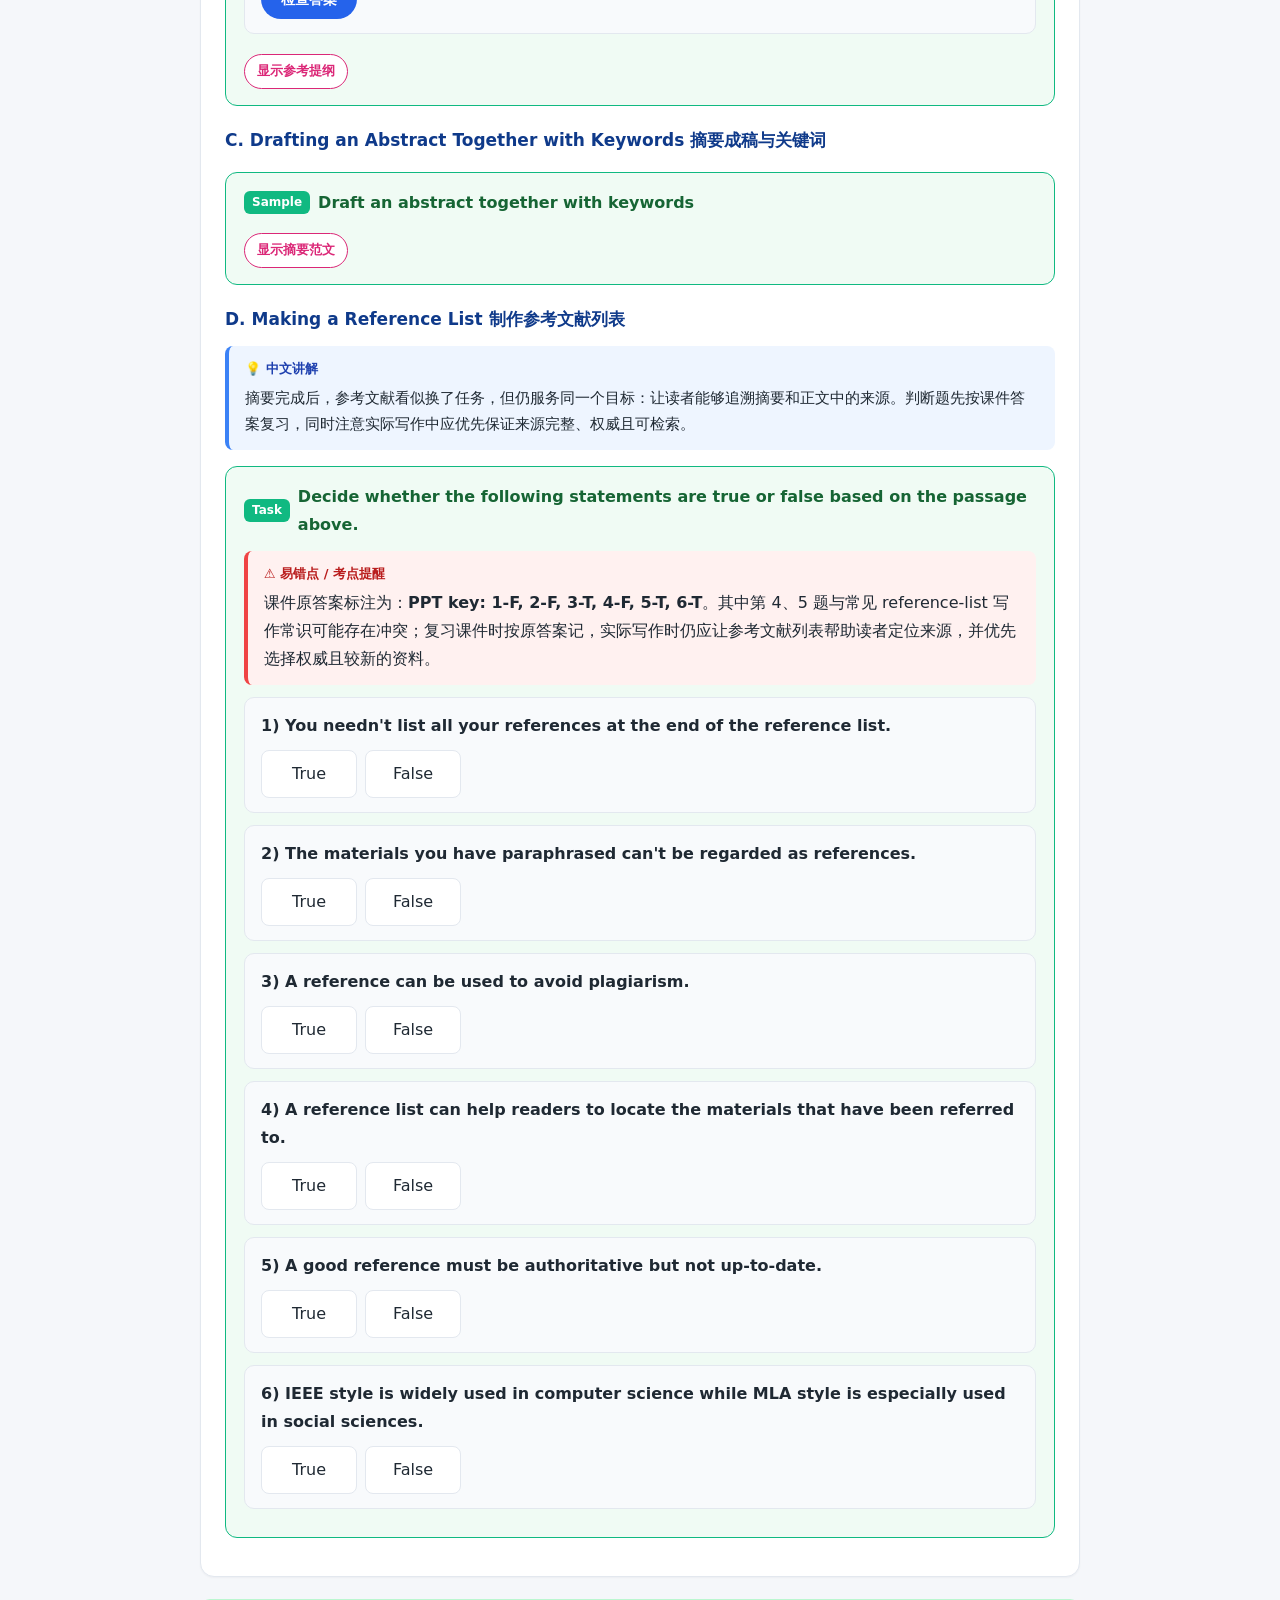
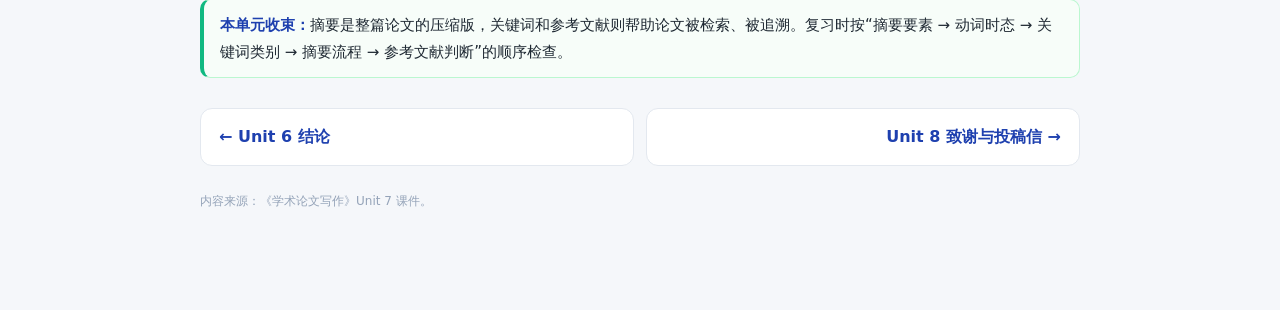
<file: unit7.html>
<!DOCTYPE html>
<html lang="zh-CN">
<head>
<meta charset="UTF-8">
<meta name="viewport" content="width=device-width, initial-scale=1.0">
<title>Unit 7 摘要与参考文献 · 学术论文写作</title>
<link rel="icon" type="image/svg+xml" href="assets/blue-book-svgrepo-com.svg?v=20260618-1225">
<link rel="stylesheet" href="style.css?v=20260618-1205">
</head>
<body>
<div class="topbar">
  <span class="home">&#x1F4D8; &#x5B66;&#x672F;&#x8BBA;&#x6587;&#x5199;&#x4F5C; &#x00B7; &#x7F51;&#x9875;&#x6559;&#x7A0B;</span>
  <nav>
    <a href="index.html">首页</a>
    <a href="unit1.html">U1</a><a href="unit2.html">U2</a><a href="unit3.html">U3</a><a href="unit4.html">U4</a>
    <a href="unit5.html">U5</a><a href="unit6.html">U6</a><a href="unit7.html" class="active">U7</a><a href="unit8.html">U8</a><a href="exam-review.html">复习</a><a href="http://186.241.81.118:8110/">题库</a>
  </nav>
</div>

<div class="wrap">
  <div class="page-head">
    <p class="eyebrow">UNIT 7</p>
    <h1>摘要与参考文献<br>Abstract &amp; References</h1>
    <p class="sub">摘要要素 · 动词与时态 · 关键词 · 写摘要流程 · 参考文献样式</p>
  </div>

  <div class="objectives">
    <h3>🎯 本单元学习目标</h3>
    <ul>
      <li>理解摘要的要素与特征；了解摘要中动词与时态的使用；</li>
      <li>学会提供关键词；理解参考文献样式；能写摘要并制作参考文献列表。</li>
    </ul>
  </div>

  <div class="flow"><b>阅读路径：</b>先拆摘要的信息要素，再看动词、时态和关键词如何帮助读者快速判断论文内容，随后按流程组装摘要，最后检查参考文献是否能让读者准确找到来源。</div>

  <section class="block">
    <h2>I. Warm-up 课前思考</h2>
    <div class="ex">
      <p class="ex-title"><span class="badge">Questions</span> Use these questions to locate what an abstract must do.</p>
      <ol>
        <li>Where can you find an abstract in a thesis or dissertation?</li>
        <li>What is the purpose of writing an abstract?</li>
        <li>What are the basic elements for an academic abstract?</li>
        <li>What language problems may you have in abstract writing? (For example, the wording problem, the tense problem, the voice problem, etc.)</li>
      </ol>
      <div class="zh">先明确摘要的位置、目的、信息要素和语言问题，后面再看样例摘要如何用有限篇幅交代背景、目的、方法、结果和意义。</div>
    </div>
  </section>

  <section class="block">
    <h2>II. Sample Reading 范例阅读</h2>
    <div class="kp">
      摘要的信息要素（abstract elements）：a. background　b. objective　c. materials　d. approach　e. findings　f. conclusion　g. implication　h. limitation
    </div>

    <div class="ex">
      <p class="ex-title"><span class="badge">Task 1</span> What is the most suitable subject for the sample abstract?</p>
      <div class="quiz" data-quiz="mc">
        <p class="stem">Choose the most suitable subject area.</p>
        <div class="opts">
          <button class="opt">Computer Science</button>
          <button class="opt">Civil Engineering</button>
          <button class="opt" data-correct>Applied Linguistics</button>
          <button class="opt">Chemistry Industry</button>
        </div>
        <div class="explain">样例摘要研究 academic textbooks 的 preface section，材料来自 linguistics and applied linguistics，因此最适合归入 Applied Linguistics。</div>
      </div>
    </div>

    <div class="ex">
      <p class="ex-title"><span class="badge">Task 2</span> Answer questions based on the sample abstract</p>
      <ol>
        <li>How was the study carried out?</li>
        <li>What did the study find?</li>
        <li>What is the use of the findings?</li>
      </ol>
      <span class="answer-toggle">显示参考答案</span>
      <div class="answer">
        <ol>
          <li><b>Using a move structure analysis</b>, four moves were identified to account for the different rhetorical purposes employed by writers of preface sections.</li>
          <li>It found the textual strategies used by writers to achieve the rhetorical purposes of the preface sections.</li>
          <li>The findings could be incorporated into instructional literature for writers starting book projects and may help EFL teachers select materials through external evaluation of academic textbooks.</li>
        </ol>
      </div>
    </div>

    <div class="ex">
      <p class="ex-title"><span class="badge">Task 3</span> Match the element(s) with each sentence（开放题，含组合答案）</p>
      <ol>
        <li>This paper presents a genre analysis of the preface section in academic textbooks, specifically twenty-two preface sections from the closely-related fields of linguistics and applied linguistics.</li>
        <li>With the adoption of the move structure analysis proposed by Swales (1990) and Bhatia (1993), four moves were identified to account for the different rhetorical purposes employed by writers of preface sections to create a niche and establish the importance of their textbooks. These moves comprise: establishing the needs of the readership, establishing their orientations like purpose and audiences, outlining of the scope of the chapters, and finally acknowledgments.</li>
        <li>This move structure reflects the textual strategies used by writers to achieve the rhetorical purposes of the preface sections.</li>
        <li>It is suggested that these findings could be incorporated into instructional literature for writers wishing to start book projects, and that they may also be helpful for English as a Foreign Language (EFL) teachers in selecting materials for their classrooms based on their external evaluation of academic textbooks.</li>
      </ol>
      <span class="answer-toggle">显示参考答案</span>
      <div class="answer">1) a + b（background + objective）　2) c + d（materials + approach）　3) e（findings）　4) f + g（conclusion + implication）</div>
    </div>

    <div class="ex">
      <p class="ex-title"><span class="badge">Task 4</span> Which category does each keyword belong to?</p>
      <div class="zh">为每个关键词选择类别，点"检查答案"。</div>
      <div class="quiz" data-quiz="check">
        <table class="tbl">
          <tr><td>genre</td><td><select data-correct="Background and Subject"><option value="">—</option><option>Background and Subject</option><option>Material and Method</option><option>Finding</option><option>Material and Method &amp; Finding</option></select></td></tr>
          <tr><td>preface</td><td><select data-correct="Background and Subject"><option value="">—</option><option>Background and Subject</option><option>Material and Method</option><option>Finding</option><option>Material and Method &amp; Finding</option></select></td></tr>
          <tr><td>move</td><td><select data-correct="Material and Method"><option value="">—</option><option>Background and Subject</option><option>Material and Method</option><option>Finding</option><option>Material and Method &amp; Finding</option></select></td></tr>
          <tr><td>textual strategies</td><td><select data-correct="Finding"><option value="">—</option><option>Background and Subject</option><option>Material and Method</option><option>Finding</option><option>Material and Method &amp; Finding</option></select></td></tr>
          <tr><td>rhetorical purposes</td><td><select data-correct="Material and Method &amp; Finding"><option value="">—</option><option>Background and Subject</option><option>Material and Method</option><option>Finding</option><option>Material and Method &amp; Finding</option></select></td></tr>
        </table>
        <button class="check-btn">检查答案</button>
        <div class="explain">选 3–5 个关键词可提高论文被检索、被引用的概率。类别来自学科、主题、地点、方法、数据等。</div>
      </div>
    </div>
  </section>

  <section class="block">
    <h2>III. Language Focus 语言重点</h2>

    <h3>摘要中的动词与时态</h3>
    <div class="zh">摘要常用动词：analyze, investigate, evaluate, show, suggest, enhance。句型：…are analyzed…；…were investigated.；…was evaluated by…；This work enhances…</div>
    <div class="ex">
      <p class="ex-title"><span class="badge">Task 1</span> Read the sample abstract and find out the verbs and sentence patterns.</p>
      <table class="tbl">
        <tr><th>Verb</th><th>Sentence pattern</th></tr>
        <tr><td>analyze</td><td>... are analyzed ...</td></tr>
        <tr><td>investigate</td><td>... were investigated.</td></tr>
        <tr><td>evaluate</td><td>... was evaluated by ...</td></tr>
        <tr><td>show</td><td>Although ... showed ..., ... showed ...</td></tr>
        <tr><td>suggest</td><td>... suggests ...</td></tr>
        <tr><td>enhance</td><td>This work enhances ...</td></tr>
      </table>
      <div class="zh">PPT 这里不是只讲“摘要用什么时态”，还要求学生从 sample abstract 中找出动词和句型。复习时要同时记动词和它常搭配的句式。</div>
    </div>
    <div class="ex">
      <p class="ex-title"><span class="badge">Task 2</span> Which tense is used for each abstract element?</p>
      <div class="zh">为摘要各要素选择时态（present / past），点"检查答案"。</div>
      <div class="quiz" data-quiz="check">
        <table class="tbl">
          <tr><td>Background 背景</td><td><select data-correct="present"><option value="">—</option><option>present</option><option>past</option></select></td></tr>
          <tr><td>Methods 方法</td><td><select data-correct="past"><option value="">—</option><option>present</option><option>past</option></select></td></tr>
          <tr><td>Results 结果</td><td><select data-correct="past"><option value="">—</option><option>present</option><option>past</option></select></td></tr>
          <tr><td>Conclusion 结论</td><td><select data-correct="present"><option value="">—</option><option>present</option><option>past</option></select></td></tr>
          <tr><td>Significance 意义</td><td><select data-correct="present"><option value="">—</option><option>present</option><option>past</option></select></td></tr>
        </table>
        <button class="check-btn">检查答案</button>
        <div class="explain">记忆口诀：背景 / 结论 / 意义用<b>现在时</b>，方法 / 结果用<b>过去时</b>。</div>
      </div>
      <table class="tbl">
        <tr><th>Element</th><th>Example from PPT</th></tr>
        <tr><td>Background</td><td>The electrical and piezo-resistive responses of recycled carbon fiber (RCF)-reinforced concrete are analyzed in this article.</td></tr>
        <tr><td>Methods</td><td>Two different PAN-based RCFs were investigated. Piezo-resistivity was evaluated by monitoring the variation in the applied DC voltage.</td></tr>
        <tr><td>Results</td><td>Although both plain and RCF-reinforced concrete samples showed piezo-resistive responses, the latter showed increased signal-to-noise-ratio.</td></tr>
        <tr><td>Conclusion</td><td>The electrical behavior suggests a mixed control owing to both ionic and electronic conductivity.</td></tr>
        <tr><td>Significance</td><td>This work enhances the possibility of generalizing the use of smart cementitious materials in the civil engineering industry.</td></tr>
      </table>
    </div>
  </section>

  <section class="block">
    <h2>IV. Academic Writing Skills 学术写作技能</h2>
    <div class="zh">掌握摘要要素、动词和时态后，下一步不是直接写成品，而是先按流程收集信息、筛掉多余内容，再把内容压缩成一个可投稿的摘要段落。</div>

    <h3>A. Preparing for Writing an Abstract 写摘要的流程</h3>
    <div class="ex">
      <p class="ex-title"><span class="badge">Task</span> Rearrange the following statements to form a reasonable process of writing an abstract.</p>
      <div class="zh">为每个步骤选择它在流程中的次序（1–8）。第 3 句已知为第 1 步、第 7 句已知为第 8 步。选好后点"检查答案"。</div>
      <div class="quiz" data-quiz="check">
        <table class="tbl">
          <tr><th>Step statement</th><th>Order</th></tr>
          <tr><td>1) Identify the major results from the discussion or results section.</td><td><select data-correct="3"><option value="">—</option><option>1</option><option>2</option><option>3</option><option>4</option><option>5</option><option>6</option><option>7</option><option>8</option></select></td></tr>
          <tr><td>2) Check to see if it meets the guidelines of the targeted journal.</td><td><select data-correct="7"><option value="">—</option><option>1</option><option>2</option><option>3</option><option>4</option><option>5</option><option>6</option><option>7</option><option>8</option></select></td></tr>
          <tr><td>3) Identify the major objectives and conclusions. <i>(= Step 1)</i></td><td><select data-correct="1"><option value="">—</option><option>1</option><option>2</option><option>3</option><option>4</option><option>5</option><option>6</option><option>7</option><option>8</option></select></td></tr>
          <tr><td>4) Remove extra words and phrases.</td><td><select data-correct="5"><option value="">—</option><option>1</option><option>2</option><option>3</option><option>4</option><option>5</option><option>6</option><option>7</option><option>8</option></select></td></tr>
          <tr><td>5) Identify phrases with keywords in the method section.</td><td><select data-correct="2"><option value="">—</option><option>1</option><option>2</option><option>3</option><option>4</option><option>5</option><option>6</option><option>7</option><option>8</option></select></td></tr>
          <tr><td>6) Assemble the information into a single paragraph with appropriate verbs, tenses, and patterns.</td><td><select data-correct="4"><option value="">—</option><option>1</option><option>2</option><option>3</option><option>4</option><option>5</option><option>6</option><option>7</option><option>8</option></select></td></tr>
          <tr><td>7) Give the abstract to a colleague and ask whether it makes sense. <i>(= Step 8)</i></td><td><select data-correct="8"><option value="">—</option><option>1</option><option>2</option><option>3</option><option>4</option><option>5</option><option>6</option><option>7</option><option>8</option></select></td></tr>
          <tr><td>8) Revise the paragraph so that the abstract conveys only the essential information.</td><td><select data-correct="6"><option value="">—</option><option>1</option><option>2</option><option>3</option><option>4</option><option>5</option><option>6</option><option>7</option><option>8</option></select></td></tr>
        </table>
        <button class="check-btn">检查答案</button>
        <div class="explain">正确顺序（按步骤）：① 句3 目标与结论 → ② 句5 方法关键词 → ③ 句1 主要结果 → ④ 句6 组装成段 → ⑤ 句4 删除多余词 → ⑥ 句8 修改至只含必要信息 → ⑦ 句2 核对期刊要求 → ⑧ 句7 请同事审读。</div>
      </div>
    </div>

    <h3>B. Outlining an Abstract 摘要提纲</h3>
    <div class="ex">
      <p class="ex-title"><span class="badge">Task</span> Match the paper detail to its abstract element</p>
      <div class="zh">这道题对应 PPT 中“根据论文内容填写摘要提纲”的任务。先判断每句话承担什么信息功能，再展开参考提纲。</div>
      <div class="quiz" data-quiz="check">
        <table class="tbl">
          <tr><th>Paper detail</th><th>Abstract element</th></tr>
          <tr><td>With the development of Information Technology, the Internet is accessible to all, especially to students.</td><td><select data-correct="Background"><option value="">—</option><option>Background</option><option>Research objective</option><option>Methods</option><option>Results</option><option>Conclusion / implication</option></select></td></tr>
          <tr><td>To study the network-based English phonetics teaching mode for English majors.</td><td><select data-correct="Research objective"><option value="">—</option><option>Background</option><option>Research objective</option><option>Methods</option><option>Results</option><option>Conclusion / implication</option></select></td></tr>
          <tr><td>By selecting college English majors of 2017 in Anhui Institute of Information Technology as subjects, the author collects and analyzes the data.</td><td><select data-correct="Methods"><option value="">—</option><option>Background</option><option>Research objective</option><option>Methods</option><option>Results</option><option>Conclusion / implication</option></select></td></tr>
          <tr><td>Students who learned on the net had better English pronunciation than those learning in the traditional mode.</td><td><select data-correct="Results"><option value="">—</option><option>Background</option><option>Research objective</option><option>Methods</option><option>Results</option><option>Conclusion / implication</option></select></td></tr>
          <tr><td>Teachers are advised to use the network-based teaching mode to improve teaching and learning effectiveness.</td><td><select data-correct="Conclusion / implication"><option value="">—</option><option>Background</option><option>Research objective</option><option>Methods</option><option>Results</option><option>Conclusion / implication</option></select></td></tr>
        </table>
        <button class="check-btn">检查答案</button>
        <div class="explain">摘要提纲不是按原文顺序抄句子，而是先识别信息功能：背景说明研究场景，目标说明要研究什么，方法说明对象和处理方式，结果说明发现，结论/启示说明可采取的做法。</div>
      </div>
      <span class="answer-toggle">显示参考提纲</span>
      <div class="answer">
        <table class="tbl">
          <tr><th>Information element</th><th>Example from the lesson</th></tr>
          <tr><td>Background</td><td>With the development of Information Technology, the Internet is accessible to all, especially to students. English teaching is changing from textbooks, chalk and blackboard to multimedia, apps and other tools.</td></tr>
          <tr><td>Research objective</td><td>To study the <b>network-based English phonetics teaching mode</b> for English majors.</td></tr>
          <tr><td>Methods</td><td>By selecting college English majors of 2017 in Anhui Institute of Information Technology as subjects, the author collects and analyzes the data.</td></tr>
          <tr><td>Results</td><td>Students who learned on the net had better English pronunciation than those learning in the traditional mode.</td></tr>
          <tr><td>Conclusion / implication</td><td>Teachers are advised to use the network-based teaching mode to improve teaching and learning effectiveness.</td></tr>
        </table>
      </div>
    </div>

    <h3>C. Drafting an Abstract Together with Keywords 摘要成稿与关键词</h3>
    <div class="ex">
      <p class="ex-title"><span class="badge">Sample</span> Draft an abstract together with keywords</p>
      <span class="answer-toggle">显示摘要范文</span>
      <div class="answer">
        <p><b>Abstract—</b>With the development of Information Technology, the Internet is accessible to all, especially to the students. Based on the network, English teaching is changing greatly, which is not simply with textbooks, chalk and blackboard, but with multimedia, various apps and other tools. As to the network-based English phonetics teaching mode for English majors, the background of the subjects, the steps of the network-based teaching mode and the theoretical basis are introduced firstly. By selecting college English majors of 2017 in Anhui Institute of Information Technology as the subjects of the teaching experiment, the author collects and analyzes the data. It has been found that the students who have learned on the net have better English pronunciation than those learning in the traditional mode. Thus, the author suggests that teachers use the network-based teaching mode to improve the effectiveness of teaching and learning.</p>
        <p><b>Keywords: Network-based teaching mode</b>, phonetics, teaching experiment</p>
      </div>
    </div>

    <h3>D. Making a Reference List 制作参考文献列表</h3>
    <div class="zh">摘要完成后，参考文献看似换了任务，但仍服务同一个目标：让读者能够追溯摘要和正文中的来源。判断题先按课件答案复习，同时注意实际写作中应优先保证来源完整、权威且可检索。</div>
    <div class="ex">
      <p class="ex-title"><span class="badge">Task</span> Decide whether the following statements are true or false based on the passage above.</p>
      <div class="warn">课件原答案标注为：<b>PPT key: 1-F, 2-F, 3-T, 4-F, 5-T, 6-T</b>。其中第 4、5 题与常见 reference-list 写作常识可能存在冲突；复习课件时按原答案记，实际写作时仍应让参考文献列表帮助读者定位来源，并优先选择权威且较新的资料。</div>
      <div class="quiz" data-quiz="tf">
        <p class="stem">1) You needn't list all your references at the end of the reference list.</p>
        <div class="opts row"><button class="opt">True</button><button class="opt" data-correct>False</button></div>
        <div class="explain">False — 所有引用都必须列出。</div>
      </div>
      <div class="quiz" data-quiz="tf">
        <p class="stem">2) The materials you have paraphrased can't be regarded as references.</p>
        <div class="opts row"><button class="opt">True</button><button class="opt" data-correct>False</button></div>
        <div class="explain">False — 释义过的材料也算参考文献。</div>
      </div>
      <div class="quiz" data-quiz="tf">
        <p class="stem">3) A reference can be used to avoid plagiarism.</p>
        <div class="opts row"><button class="opt" data-correct>True</button><button class="opt">False</button></div>
        <div class="explain">True — 引用可避免抄袭。</div>
      </div>
      <div class="quiz" data-quiz="tf">
        <p class="stem">4) A reference list can help readers to locate the materials that have been referred to.</p>
        <div class="opts row"><button class="opt">True</button><button class="opt" data-correct>False</button></div>
        <div class="explain">课件原答案为 False。按一般写作规范，此句通常可理解为 True；这里保留课件答案并提示其疑点。</div>
      </div>
      <div class="quiz" data-quiz="tf">
        <p class="stem">5) A good reference must be authoritative but not up-to-date.</p>
        <div class="opts row"><button class="opt" data-correct>True</button><button class="opt">False</button></div>
        <div class="explain">课件原答案为 True。按一般写作规范，好的参考文献通常应同时考虑权威性和时效性；这里保留课件答案并提示其疑点。</div>
      </div>
      <div class="quiz" data-quiz="tf">
        <p class="stem">6) IEEE style is widely used in computer science while MLA style is especially used in social sciences.</p>
        <div class="opts row"><button class="opt" data-correct>True</button><button class="opt">False</button></div>
        <div class="explain">True — IEEE 多用于计算机科学，MLA 多用于社会科学/人文。</div>
      </div>
    </div>
  </section>

  <div class="takeaway"><b>本单元收束：</b>摘要是整篇论文的压缩版，关键词和参考文献则帮助论文被检索、被追溯。复习时按“摘要要素 → 动词时态 → 关键词类别 → 摘要流程 → 参考文献判断”的顺序检查。</div>

  <div class="pager">
    <a class="prev" href="unit6.html">← Unit 6 结论</a>
    <a class="next" href="unit8.html">Unit 8 致谢与投稿信 →</a>
  </div>
  <p style="margin-top:20px"><small class="src">内容来源：《学术论文写作》Unit 7 课件。</small></p>
</div>
<script src="app.js?v=20260618-1205"></script>
</body>
</html>
</file>
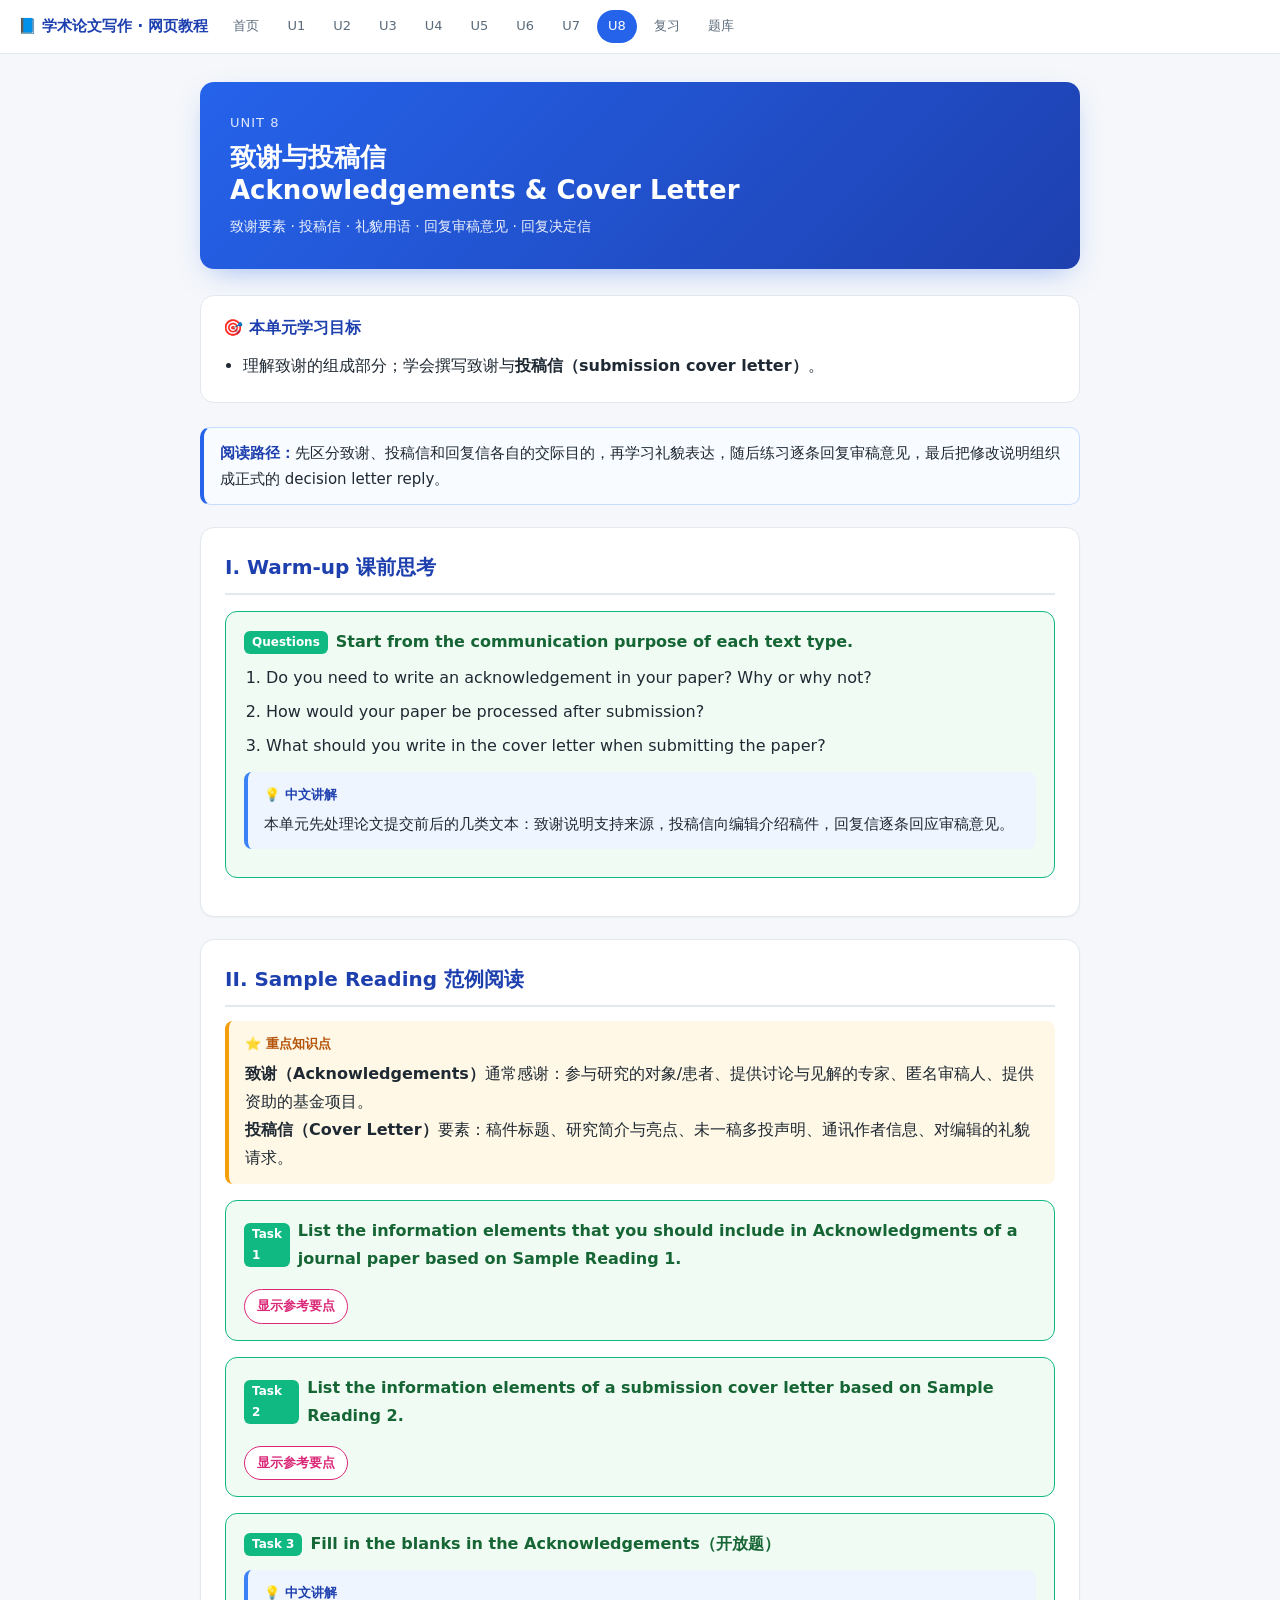
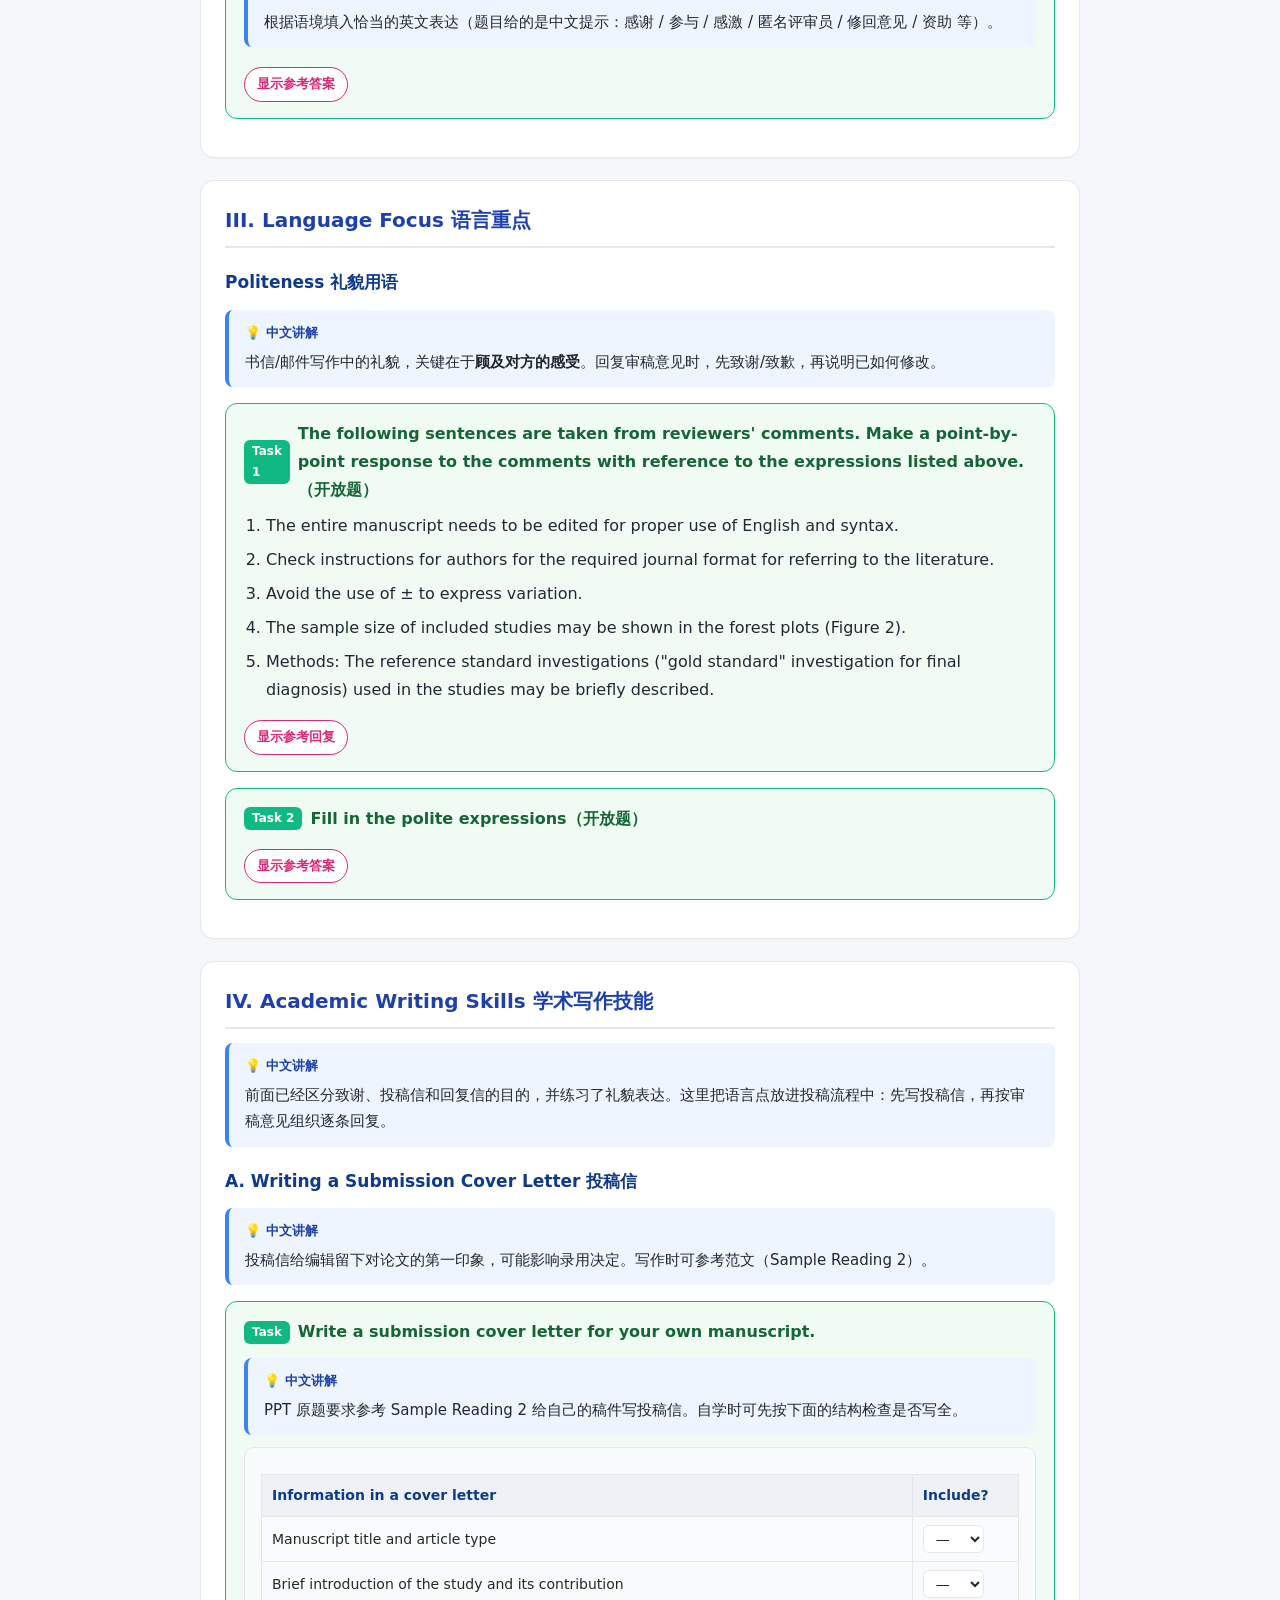
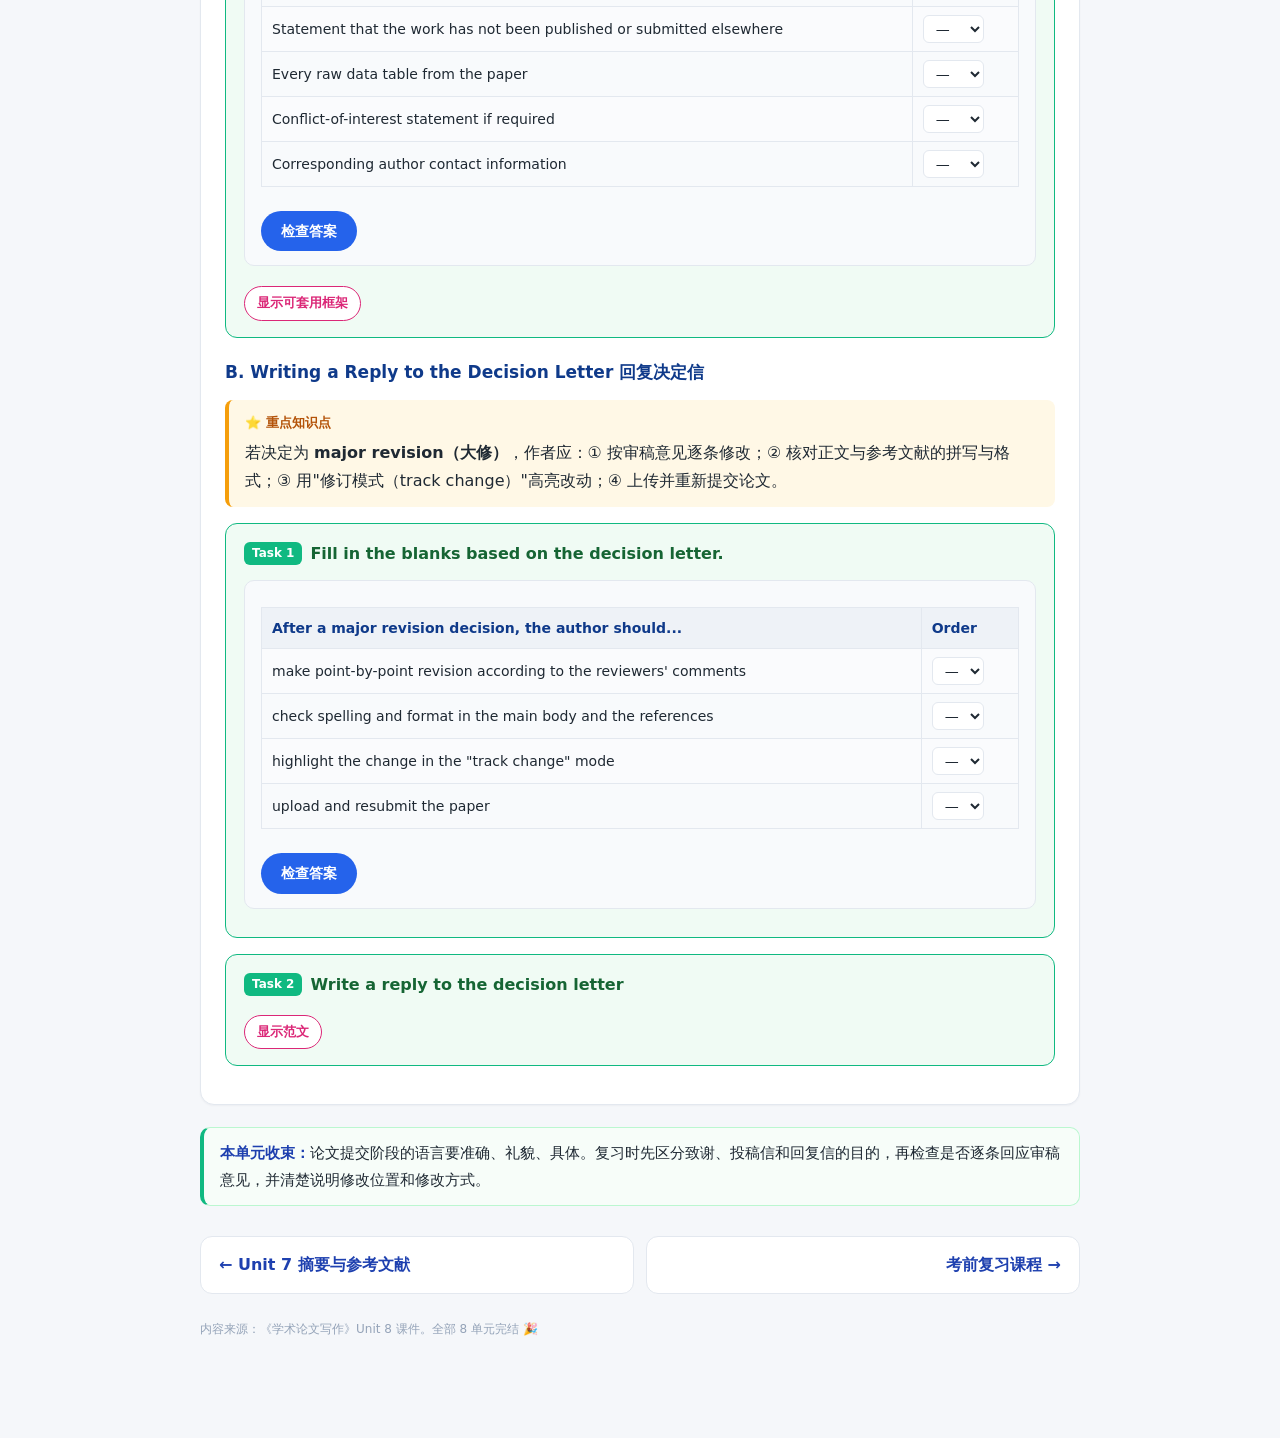
<file: unit8.html>
<!DOCTYPE html>
<html lang="zh-CN">
<head>
<meta charset="UTF-8">
<meta name="viewport" content="width=device-width, initial-scale=1.0">
<title>Unit 8 致谢与投稿信 · 学术论文写作</title>
<link rel="icon" type="image/svg+xml" href="assets/blue-book-svgrepo-com.svg?v=20260618-1225">
<link rel="stylesheet" href="style.css?v=20260618-1205">
</head>
<body>
<div class="topbar">
  <span class="home">&#x1F4D8; &#x5B66;&#x672F;&#x8BBA;&#x6587;&#x5199;&#x4F5C; &#x00B7; &#x7F51;&#x9875;&#x6559;&#x7A0B;</span>
  <nav>
    <a href="index.html">首页</a>
    <a href="unit1.html">U1</a><a href="unit2.html">U2</a><a href="unit3.html">U3</a><a href="unit4.html">U4</a>
    <a href="unit5.html">U5</a><a href="unit6.html">U6</a><a href="unit7.html">U7</a><a href="unit8.html" class="active">U8</a><a href="exam-review.html">复习</a><a href="http://186.241.81.118:8110/">题库</a>
  </nav>
</div>

<div class="wrap">
  <div class="page-head">
    <p class="eyebrow">UNIT 8</p>
    <h1>致谢与投稿信<br>Acknowledgements &amp; Cover Letter</h1>
    <p class="sub">致谢要素 · 投稿信 · 礼貌用语 · 回复审稿意见 · 回复决定信</p>
  </div>

  <div class="objectives">
    <h3>🎯 本单元学习目标</h3>
    <ul>
      <li>理解致谢的组成部分；学会撰写致谢与<b>投稿信（submission cover letter）</b>。</li>
    </ul>
  </div>

  <div class="flow"><b>阅读路径：</b>先区分致谢、投稿信和回复信各自的交际目的，再学习礼貌表达，随后练习逐条回复审稿意见，最后把修改说明组织成正式的 decision letter reply。</div>

  <section class="block">
    <h2>I. Warm-up 课前思考</h2>
    <div class="ex">
      <p class="ex-title"><span class="badge">Questions</span> Start from the communication purpose of each text type.</p>
      <ol>
        <li>Do you need to write an acknowledgement in your paper? Why or why not?</li>
        <li>How would your paper be processed after submission?</li>
        <li>What should you write in the cover letter when submitting the paper?</li>
      </ol>
      <div class="zh">本单元先处理论文提交前后的几类文本：致谢说明支持来源，投稿信向编辑介绍稿件，回复信逐条回应审稿意见。</div>
    </div>
  </section>

  <section class="block">
    <h2>II. Sample Reading 范例阅读</h2>
    <div class="kp">
      <b>致谢（Acknowledgements）</b>通常感谢：参与研究的对象/患者、提供讨论与见解的专家、匿名审稿人、提供资助的基金项目。<br>
      <b>投稿信（Cover Letter）</b>要素：稿件标题、研究简介与亮点、未一稿多投声明、通讯作者信息、对编辑的礼貌请求。
    </div>

    <div class="ex">
      <p class="ex-title"><span class="badge">Task 1</span> List the information elements that you should include in Acknowledgments of a journal paper based on Sample Reading 1.</p>
      <span class="answer-toggle">显示参考要点</span>
      <div class="answer">
        可包括研究参与者、提供讨论或专业建议的人、匿名审稿人、早期稿件反馈者，以及资助项目或基金来源。写作时要说明感谢对象和具体帮助，避免只写空泛的感谢。
      </div>
    </div>

    <div class="ex">
      <p class="ex-title"><span class="badge">Task 2</span> List the information elements of a submission cover letter based on Sample Reading 2.</p>
      <span class="answer-toggle">显示参考要点</span>
      <div class="answer">
        投稿信通常包括：稿件标题、投稿期刊名称、研究主题和主要发现、论文创新点或适合该期刊的理由、未一稿多投声明、无利益冲突或伦理声明（如期刊要求）、通讯作者姓名与联系方式，以及对编辑审阅的礼貌请求。
      </div>
    </div>

    <div class="ex">
      <p class="ex-title"><span class="badge">Task 3</span> Fill in the blanks in the Acknowledgements（开放题）</p>
      <div class="zh">根据语境填入恰当的英文表达（题目给的是中文提示：感谢 / 参与 / 感激 / 匿名评审员 / 修回意见 / 资助 等）。</div>
      <span class="answer-toggle">显示参考答案</span>
      <div class="answer">
        <p>The authors would like to thank the <b>patients who participated</b> in the study. We would also like to show our gratitude to Dr. Jean-Frederic Colombel for invaluable discussions and insights on Crohn's disease, and we thank three <b>anonymous reviewers</b> for their detailed comments. We are also immensely grateful to Dr. Emilie Grasset for her expertise and discussion on an earlier version of the manuscript. This research was supported in part by R01 DK106593 and the Sanford J. Grossman Charitable Trust; R.U. is supported by a Career Development Award from the Crohn's and Colitis Foundation and an NIH K23 Career Development Award.</p>
        <p>关键词组：感谢 = <b>thank / would like to thank</b>；参与 = <b>participated / were involved / were recruited</b>；感激 = <b>show our gratitude / immensely grateful to</b>；匿名评审员 = <b>anonymous reviewers</b>；修回意见 = <b>detailed comments</b>；专长 = <b>expertise</b>；稿子 = <b>manuscript</b>；部分由…资助 = <b>is partially supported / was supported in part by</b>；资助 = <b>supported / funded</b>。</p>
      </div>
    </div>
  </section>

  <section class="block">
    <h2>III. Language Focus 语言重点</h2>

    <h3>Politeness 礼貌用语</h3>
    <div class="zh">书信/邮件写作中的礼貌，关键在于<b>顾及对方的感受</b>。回复审稿意见时，先致谢/致歉，再说明已如何修改。</div>

    <div class="ex">
      <p class="ex-title"><span class="badge">Task 1</span> The following sentences are taken from reviewers' comments. Make a point-by-point response to the comments with reference to the expressions listed above.（开放题）</p>
      <ol>
        <li>The entire manuscript needs to be edited for proper use of English and syntax.</li>
        <li>Check instructions for authors for the required journal format for referring to the literature.</li>
        <li>Avoid the use of ± to express variation.</li>
        <li>The sample size of included studies may be shown in the forest plots (Figure 2).</li>
        <li>Methods: The reference standard investigations ("gold standard" investigation for final diagnosis) used in the studies may be briefly described.</li>
      </ol>
      <span class="answer-toggle">显示参考回复</span>
      <div class="answer">
        <ol>
          <li>We are really sorry for the inappropriate English language use. We have asked an English expert consultant to proofread the paper.</li>
          <li>We are very sorry for our incorrect reference to published literature, and have checked the instructions for authors for the required journal format and corrected the references accordingly.</li>
          <li>We have made the correction according to the reviewer's comments on the use of ± to express variation, and changed it to mean (SD).</li>
          <li>Thank you for raising this point. The sample size has been added to the forest plots in Figure 2.</li>
          <li>We have moved the section on the description of the gold standard from the appendix to the main body of the manuscript.</li>
        </ol>
      </div>
    </div>

    <div class="ex">
      <p class="ex-title"><span class="badge">Task 2</span> Fill in the polite expressions（开放题）</p>
      <span class="answer-toggle">显示参考答案</span>
      <div class="answer">
        1) Thank you for raising this point / pointing it out.<br>
        2) Please let me know<br>
        3) Please find attached the manuscript.<br>
        4) I’d appreciate it / I'd appreciate it<br>
        5) as suggested by the reviewer / according to the reviewer's comment
      </div>
    </div>
  </section>

  <section class="block">
    <h2>IV. Academic Writing Skills 学术写作技能</h2>
    <div class="zh">前面已经区分致谢、投稿信和回复信的目的，并练习了礼貌表达。这里把语言点放进投稿流程中：先写投稿信，再按审稿意见组织逐条回复。</div>

    <h3>A. Writing a Submission Cover Letter 投稿信</h3>
    <div class="zh">投稿信给编辑留下对论文的第一印象，可能影响录用决定。写作时可参考范文（Sample Reading 2）。</div>
    <div class="ex">
      <p class="ex-title"><span class="badge">Task</span> Write a submission cover letter for your own manuscript.</p>
      <div class="zh">PPT 原题要求参考 Sample Reading 2 给自己的稿件写投稿信。自学时可先按下面的结构检查是否写全。</div>
      <div class="quiz" data-quiz="check">
        <table class="tbl">
          <tr><th>Information in a cover letter</th><th>Include?</th></tr>
          <tr><td>Manuscript title and article type</td><td><select data-correct="Yes"><option value="">—</option><option>Yes</option><option>No</option></select></td></tr>
          <tr><td>Brief introduction of the study and its contribution</td><td><select data-correct="Yes"><option value="">—</option><option>Yes</option><option>No</option></select></td></tr>
          <tr><td>Statement that the work has not been published or submitted elsewhere</td><td><select data-correct="Yes"><option value="">—</option><option>Yes</option><option>No</option></select></td></tr>
          <tr><td>Every raw data table from the paper</td><td><select data-correct="No"><option value="">—</option><option>Yes</option><option>No</option></select></td></tr>
          <tr><td>Conflict-of-interest statement if required</td><td><select data-correct="Yes"><option value="">—</option><option>Yes</option><option>No</option></select></td></tr>
          <tr><td>Corresponding author contact information</td><td><select data-correct="Yes"><option value="">—</option><option>Yes</option><option>No</option></select></td></tr>
        </table>
        <button class="check-btn">检查答案</button>
        <div class="explain">投稿信不是论文正文摘要的复制版。它应简洁说明稿件题目、类型、创新点、原创性声明、利益冲突和通讯作者信息，不需要贴所有原始数据。</div>
      </div>
      <span class="answer-toggle">显示可套用框架</span>
      <div class="answer">
        <p>Dear Editor,</p>
        <p>We would like to submit our manuscript entitled "[Title]" for consideration as an original article in [Journal Name]. This study investigates [topic] and shows that [main finding]. We believe that the manuscript is suitable for your journal because [reason].</p>
        <p>We declare that this manuscript has not been published previously and is not under consideration elsewhere. There is no conflict of interest in the submission of this manuscript. Please address all correspondence to [Name, affiliation, email].</p>
        <p>Yours sincerely,<br>[Name]</p>
      </div>
    </div>

    <h3>B. Writing a Reply to the Decision Letter 回复决定信</h3>
    <div class="kp">
      若决定为 <b>major revision（大修）</b>，作者应：① 按审稿意见逐条修改；② 核对正文与参考文献的拼写与格式；③ 用"修订模式（track change）"高亮改动；④ 上传并重新提交论文。
    </div>
    <div class="ex">
      <p class="ex-title"><span class="badge">Task 1</span> Fill in the blanks based on the decision letter.</p>
      <div class="quiz" data-quiz="check">
        <table class="tbl">
          <tr><th>After a major revision decision, the author should...</th><th>Order</th></tr>
          <tr><td>make point-by-point revision according to the reviewers' comments</td><td><select data-correct="1"><option value="">—</option><option>1</option><option>2</option><option>3</option><option>4</option></select></td></tr>
          <tr><td>check spelling and format in the main body and the references</td><td><select data-correct="2"><option value="">—</option><option>1</option><option>2</option><option>3</option><option>4</option></select></td></tr>
          <tr><td>highlight the change in the "track change" mode</td><td><select data-correct="3"><option value="">—</option><option>1</option><option>2</option><option>3</option><option>4</option></select></td></tr>
          <tr><td>upload and resubmit the paper</td><td><select data-correct="4"><option value="">—</option><option>1</option><option>2</option><option>3</option><option>4</option></select></td></tr>
        </table>
        <button class="check-btn">检查答案</button>
        <div class="explain">大修后先逐条改，再做格式和拼写核对，然后用 track change 标出改动，最后上传并重新提交。</div>
      </div>
    </div>
    <div class="ex">
      <p class="ex-title"><span class="badge">Task 2</span> Write a reply to the decision letter</p>
      <span class="answer-toggle">显示范文</span>
      <div class="answer">
        <p>Dear Editor-in-chief,</p>
        <p>We are grateful to the editors and reviewers for their time and constructive comments on our manuscript. We have implemented their comments and suggestions and wish to submit a revised version of the manuscript for further consideration of publication in the journal. Changes in the initial version of the manuscript are either highlighted for added sentences or strikethrough for deleted sentences in the revised version. Below, we also provide a point-by-point response explaining how we have addressed each of the editors' or reviewers' comments. We look forward to the outcome of your assessment.</p>
        <p>Yours sincerely,<br>On behalf of the co-authors<br>Ling Huchong, MD, Ph.D.</p>
      </div>
    </div>
  </section>

  <div class="takeaway"><b>本单元收束：</b>论文提交阶段的语言要准确、礼貌、具体。复习时先区分致谢、投稿信和回复信的目的，再检查是否逐条回应审稿意见，并清楚说明修改位置和修改方式。</div>

  <div class="pager">
    <a class="prev" href="unit7.html">← Unit 7 摘要与参考文献</a>
    <a class="next" href="exam-review.html">考前复习课程 →</a>
  </div>
  <p style="margin-top:20px"><small class="src">内容来源：《学术论文写作》Unit 8 课件。全部 8 单元完结 🎉</small></p>
</div>
<script src="app.js?v=20260618-1205"></script>
</body>
</html>
</file>
<file: style.css>
/* 学术英语写作 · 网页教程 通用样式 */
:root{
  color-scheme: light;
  --bg:#f5f7fa;
  --card:#ffffff;
  --ink:#1f2933;
  --muted:#5b6b7b;
  --brand:#2563eb;
  --brand-dark:#1e40af;
  --zh-bg:#eef5ff;
  --zh-border:#3b82f6;
  --kp-bg:#fff8e6;
  --kp-border:#f59e0b;
  --ex-bg:#f0fbf4;
  --ex-border:#10b981;
  --ans-bg:#fdf2f8;
  --ans-border:#db2777;
  --line:#e3e8ef;
  --radius:14px;
}
*{box-sizing:border-box}
html{scroll-behavior:smooth}
body{
  margin:0;
  font-family:"Microsoft YaHei","PingFang SC","Hiragino Sans GB","Segoe UI",system-ui,sans-serif;
  background:var(--bg);
  color:var(--ink);
  line-height:1.75;
  font-size:16px;
}
a{color:var(--brand);text-decoration:none}
a:hover{text-decoration:underline}

/* 顶部导航 */
.topbar{
  position:sticky;top:0;z-index:50;
  background:rgba(255,255,255,.92);
  backdrop-filter:blur(8px);
  border-bottom:1px solid var(--line);
  padding:10px 18px;
  display:flex;align-items:center;gap:14px;flex-wrap:wrap;
}
.topbar .home{font-weight:700;color:var(--brand-dark);font-size:15px}
.topbar nav{display:flex;gap:6px;flex-wrap:wrap}
.topbar nav a{
  font-size:13px;padding:4px 10px;border-radius:999px;color:var(--muted);
  border:1px solid transparent;
}
.topbar nav a:hover{background:#eef2f7;text-decoration:none}
.topbar nav a.active{background:var(--brand);color:#fff}

/* 容器 */
.wrap{max-width:920px;margin:0 auto;padding:28px 20px 80px}

/* 页眉 */
.page-head{
  background:linear-gradient(135deg,#2563eb,#1e40af);
  color:#fff;border-radius:var(--radius);
  padding:30px 30px;margin-bottom:26px;
  box-shadow:0 10px 30px -12px rgba(37,99,235,.5);
}
.page-head .eyebrow{opacity:.85;font-size:13px;letter-spacing:1px;margin:0 0 6px}
.page-head h1{margin:0 0 4px;font-size:26px;line-height:1.3}
.page-head .sub{margin:6px 0 0;opacity:.92;font-size:14px}

/* 目标 / objectives */
.objectives{
  background:var(--card);border:1px solid var(--line);border-radius:var(--radius);
  padding:18px 22px;margin-bottom:24px;
}
.objectives h3{margin:0 0 10px;font-size:16px;color:var(--brand-dark)}
.objectives ul{margin:0;padding-left:20px}
.objectives li{margin:4px 0}

/* 教学阅读流提示 */
.flow,.takeaway{
  background:#f8fbff;
  border:1px solid #c7ddff;
  border-left:4px solid var(--brand);
  border-radius:10px;
  padding:12px 16px;
  margin:14px 0 22px;
  font-size:15px;
}
.flow b,.takeaway b{color:var(--brand-dark)}
.takeaway{
  background:#f7fdf9;
  border-color:#bbf7d0;
  border-left-color:var(--ex-border);
  margin-top:18px;
}

/* 章节 */
section.block{
  background:var(--card);border:1px solid var(--line);border-radius:var(--radius);
  padding:22px 24px;margin-bottom:22px;
  box-shadow:0 1px 2px rgba(16,24,40,.04);
}
section.block > h2{
  margin:0 0 14px;font-size:20px;color:var(--brand-dark);
  padding-bottom:8px;border-bottom:2px solid var(--line);
}
section.block h3{font-size:17px;margin:20px 0 8px;color:#0f3a8a}
section.block h4{font-size:15px;margin:16px 0 6px;color:#334155}
.en{margin:8px 0}
.en .term{font-weight:600}

/* 中文讲解框 */
.zh{
  background:var(--zh-bg);border-left:4px solid var(--zh-border);
  border-radius:8px;padding:12px 16px;margin:12px 0;font-size:15px;
}
.zh::before{content:"💡 中文讲解";display:block;font-weight:700;color:var(--brand-dark);
  font-size:13px;margin-bottom:4px}

/* 知识点框 */
.kp{
  background:var(--kp-bg);border-left:4px solid var(--kp-border);
  border-radius:8px;padding:12px 16px;margin:12px 0;
}
.kp::before{content:"⭐ 重点知识点";display:block;font-weight:700;color:#b45309;
  font-size:13px;margin-bottom:4px}
.kp ul{margin:6px 0;padding-left:20px}

/* 易错点框 */
.warn{
  background:#fff1f0;border-left:4px solid #ef4444;
  border-radius:8px;padding:12px 16px;margin:12px 0;
}
.warn::before{content:"⚠️ 易错点 / 考点提醒";display:block;font-weight:700;color:#b91c1c;
  font-size:13px;margin-bottom:4px}

/* 例句对比 */
.compare{display:grid;grid-template-columns:1fr;gap:8px;margin:10px 0}
.compare .row{display:flex;gap:10px;align-items:flex-start;padding:8px 12px;border-radius:8px}
.compare .bad{background:#fff1f0}
.compare .good{background:#f0fbf4}
.compare .tag{flex:0 0 auto;font-size:12px;font-weight:700;padding:1px 8px;border-radius:6px;white-space:nowrap}
.compare .bad .tag{background:#fecaca;color:#991b1b}
.compare .good .tag{background:#bbf7d0;color:#166534}

/* 表格 */
table.tbl{width:100%;border-collapse:collapse;margin:12px 0;font-size:14px}
table.tbl th,table.tbl td{border:1px solid var(--line);padding:8px 10px;text-align:left;vertical-align:top}
table.tbl th{background:#eef2f7;color:#0f3a8a;font-weight:700}
table.tbl tr:nth-child(even) td{background:#fafbfd}

/* 练习题 */
.ex{
  background:var(--ex-bg);border:1px solid var(--ex-border);border-radius:12px;
  padding:16px 18px;margin:16px 0;
}
.ex .ex-title{font-weight:700;color:#166534;margin:0 0 8px;display:flex;align-items:center;gap:8px}
.ex .ex-title .badge{background:#10b981;color:#fff;font-size:12px;padding:1px 8px;border-radius:6px}
.ex ol,.ex ul{margin:8px 0;padding-left:22px}
.ex li{margin:6px 0}
.ex .q{margin:6px 0}

/* 答案折叠 */
.answer-toggle{
  display:inline-flex;align-items:center;gap:6px;cursor:pointer;
  background:#fff;border:1px solid var(--ans-border);color:var(--ans-border);
  font-size:13px;font-weight:700;padding:5px 12px;border-radius:999px;margin-top:8px;
  transition:all .15s;
}
.answer-toggle:hover{background:var(--ans-border);color:#fff}
.answer{
  display:none;background:var(--ans-bg);border-left:4px solid var(--ans-border);
  border-radius:8px;padding:12px 16px;margin-top:10px;font-size:15px;
}
.answer.show{display:block}
.answer::before{content:"✓ 参考答案";display:block;font-weight:700;color:var(--ans-border);
  font-size:13px;margin-bottom:6px}
.answer ol,.answer ul{margin:6px 0;padding-left:20px}

/* 页脚导航 */
.pager{display:flex;justify-content:space-between;gap:12px;margin-top:30px}
.pager a{
  flex:1;background:var(--card);border:1px solid var(--line);border-radius:12px;
  padding:14px 18px;font-weight:600;color:var(--brand-dark);
}
.pager a:hover{border-color:var(--brand);text-decoration:none;background:#f8faff}
.pager a.next{text-align:right}
.pager a.disabled{opacity:.4;pointer-events:none}

/* 首页卡片 */
.grid{display:grid;grid-template-columns:repeat(auto-fill,minmax(250px,1fr));gap:16px}
.unit-card{
  background:var(--card);border:1px solid var(--line);border-radius:var(--radius);
  padding:20px;transition:all .18s;display:block;
}
.unit-card:hover{border-color:var(--brand);transform:translateY(-3px);
  box-shadow:0 12px 28px -14px rgba(37,99,235,.45);text-decoration:none}
.unit-card .num{font-size:13px;font-weight:700;color:var(--brand);letter-spacing:1px}
.unit-card h3{margin:6px 0 8px;font-size:18px;color:var(--ink)}
.unit-card p{margin:0;font-size:13px;color:var(--muted);line-height:1.6}
.tip-bar{background:#eef5ff;border:1px solid #c7ddff;border-radius:12px;padding:14px 18px;margin:20px 0;font-size:14px;color:#1e40af}
small.src{color:#94a3b8;font-size:12px}

/* 考前复习页 */
.review-band{
  display:grid;
  grid-template-columns:repeat(auto-fit,minmax(220px,1fr));
  gap:14px;
  margin:12px 0 18px;
}
.review-band > div{
  background:#f8fafc;
  border:1px solid var(--line);
  border-left:4px solid var(--brand);
  border-radius:10px;
  padding:14px 16px;
}
.review-band b{display:block;font-size:24px;color:var(--brand-dark);margin:6px 0 2px}
.review-band p{margin:0;font-size:14px;color:var(--muted);line-height:1.6}
.exam-tag{
  display:inline-flex;
  align-items:center;
  background:#dbeafe;
  color:#1e40af;
  border-radius:999px;
  padding:2px 10px;
  font-size:12px;
  font-weight:700;
}
.review-grid{
  display:grid;
  grid-template-columns:repeat(auto-fit,minmax(250px,1fr));
  gap:14px;
  margin:12px 0;
}
.formula{
  background:#f8fafc;
  border:1px solid var(--line);
  border-left:4px solid #64748b;
  border-radius:10px;
  padding:14px 16px;
  font-size:14px;
}
.formula h3{margin-top:0}
.formula ol,.formula ul{margin:8px 0;padding-left:20px}
.formula li{margin:4px 0}
.pill-list{
  display:flex;
  flex-wrap:wrap;
  gap:8px;
  margin:12px 0 18px;
}
.pill-list span{
  background:#fff;
  border:1px solid var(--line);
  color:#334155;
  border-radius:999px;
  padding:5px 11px;
  font-size:13px;
  font-weight:600;
}

/* ===== 交互题 ===== */
.quiz{background:#f8fafc;border:1px solid var(--line);border-radius:10px;padding:14px 16px;margin:12px 0}
.quiz .stem{margin:0 0 10px;font-weight:600}
.quiz .stem .en-q{font-weight:600}
.quiz .opts{display:flex;flex-direction:column;gap:8px}
.quiz .opts.row{flex-direction:row;flex-wrap:wrap}
.quiz .opt{
  text-align:left;cursor:pointer;font:inherit;
  background:#fff;border:1.5px solid var(--line);border-radius:8px;
  padding:9px 14px;color:var(--ink);transition:all .12s;
}
.quiz .opts.row .opt{flex:0 0 auto;min-width:96px;text-align:center}
.quiz .opt:hover{border-color:var(--brand);background:#f5f9ff}
.quiz.done .opt{cursor:default}
.quiz .opt.right{background:#dcfce7;border-color:#16a34a;color:#14532d;font-weight:600}
.quiz .opt.right::after{content:" ✓";color:#16a34a}
.quiz .opt.wrong{background:#fee2e2;border-color:#dc2626;color:#7f1d1d}
.quiz .opt.wrong::after{content:" ✗";color:#dc2626}
.quiz .opt.reveal{background:#dcfce7;border-color:#16a34a;color:#14532d;font-weight:600}
.quiz .opt.reveal::after{content:" ← 正确答案";color:#16a34a;font-size:12px;font-weight:700}

.quiz select{
  font:inherit;padding:4px 8px;border-radius:6px;border:1.5px solid var(--line);background:#fff;color:var(--ink);
}
.quiz select.right{border-color:#16a34a;background:#dcfce7}
.quiz select.wrong{border-color:#dc2626;background:#fee2e2}
.quiz table.tbl td{vertical-align:middle}

.check-btn{
  margin-top:12px;cursor:pointer;font:inherit;font-weight:700;font-size:14px;
  background:var(--brand);color:#fff;border:none;border-radius:999px;padding:8px 20px;
}
.check-btn:hover{background:var(--brand-dark)}
.score{margin-top:10px;font-weight:700;font-size:14px}
.score.all{color:#16a34a}
.score.part{color:#b45309}

.explain{
  display:none;background:var(--zh-bg);border-left:4px solid var(--zh-border);
  border-radius:8px;padding:11px 15px;margin-top:12px;font-size:14.5px;
}
.explain.show{display:block}
.explain::before{content:"💡 解析";display:block;font-weight:700;color:var(--brand-dark);font-size:13px;margin-bottom:4px}

.brand-link{
  display:inline-flex;
  align-items:center;
  line-height:0;
  text-decoration:none;
}
.brand-logo{
  display:block;
  width:auto;
  height:34px;
  object-fit:contain;
}
@media (max-width: 640px){
  .brand-logo{height:28px;}
}
</file>
